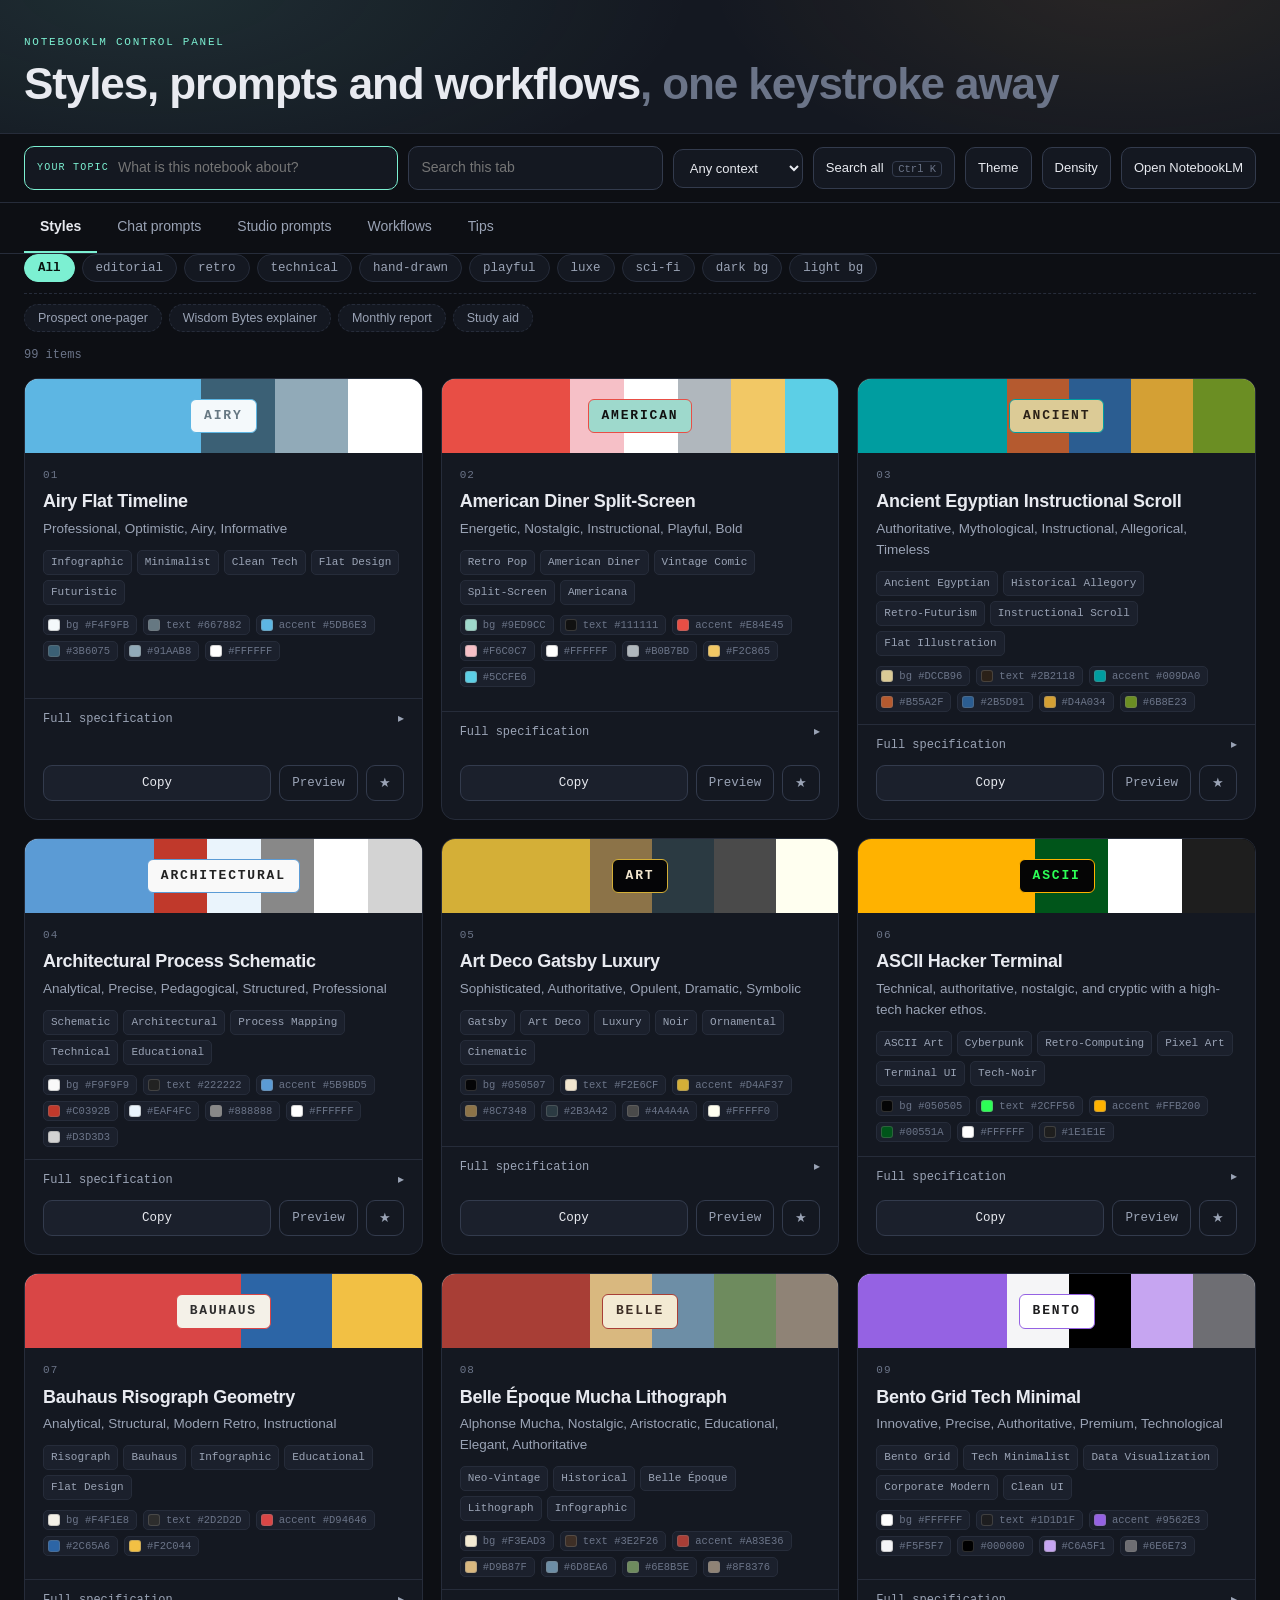
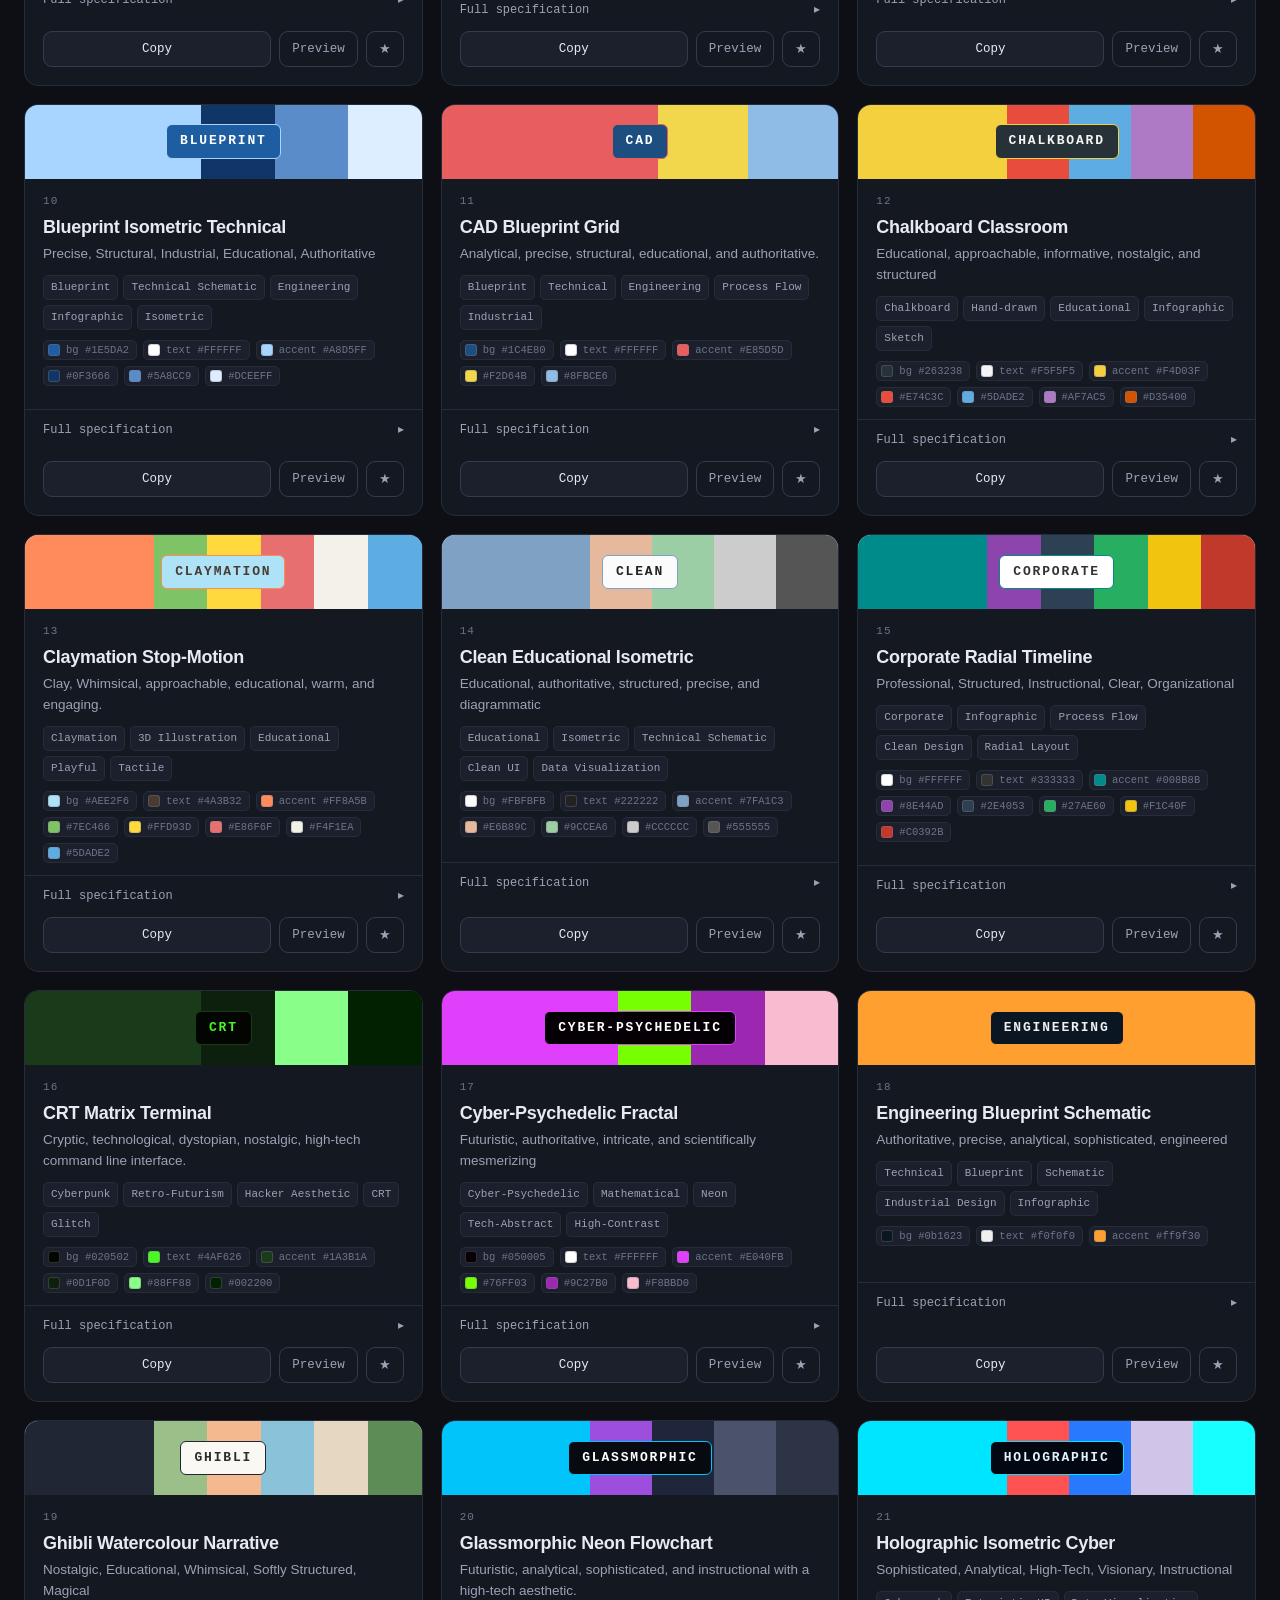
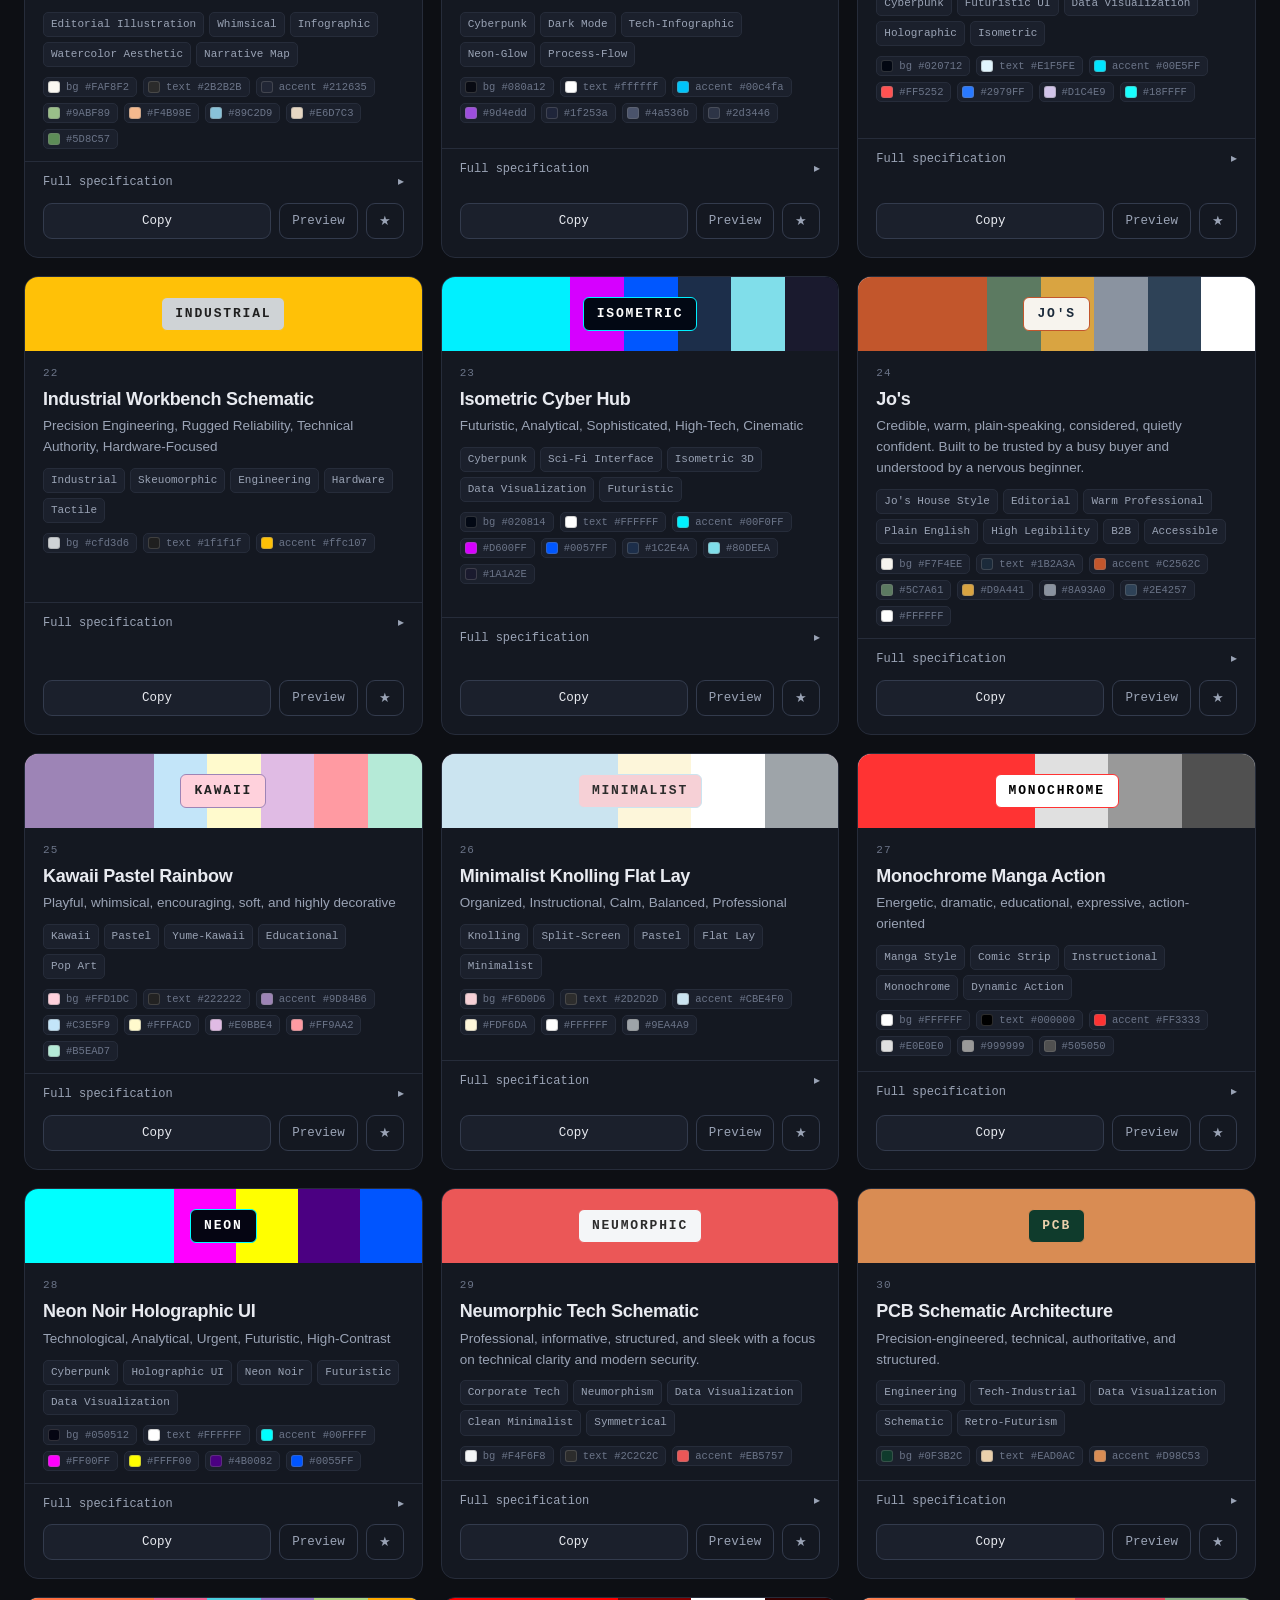
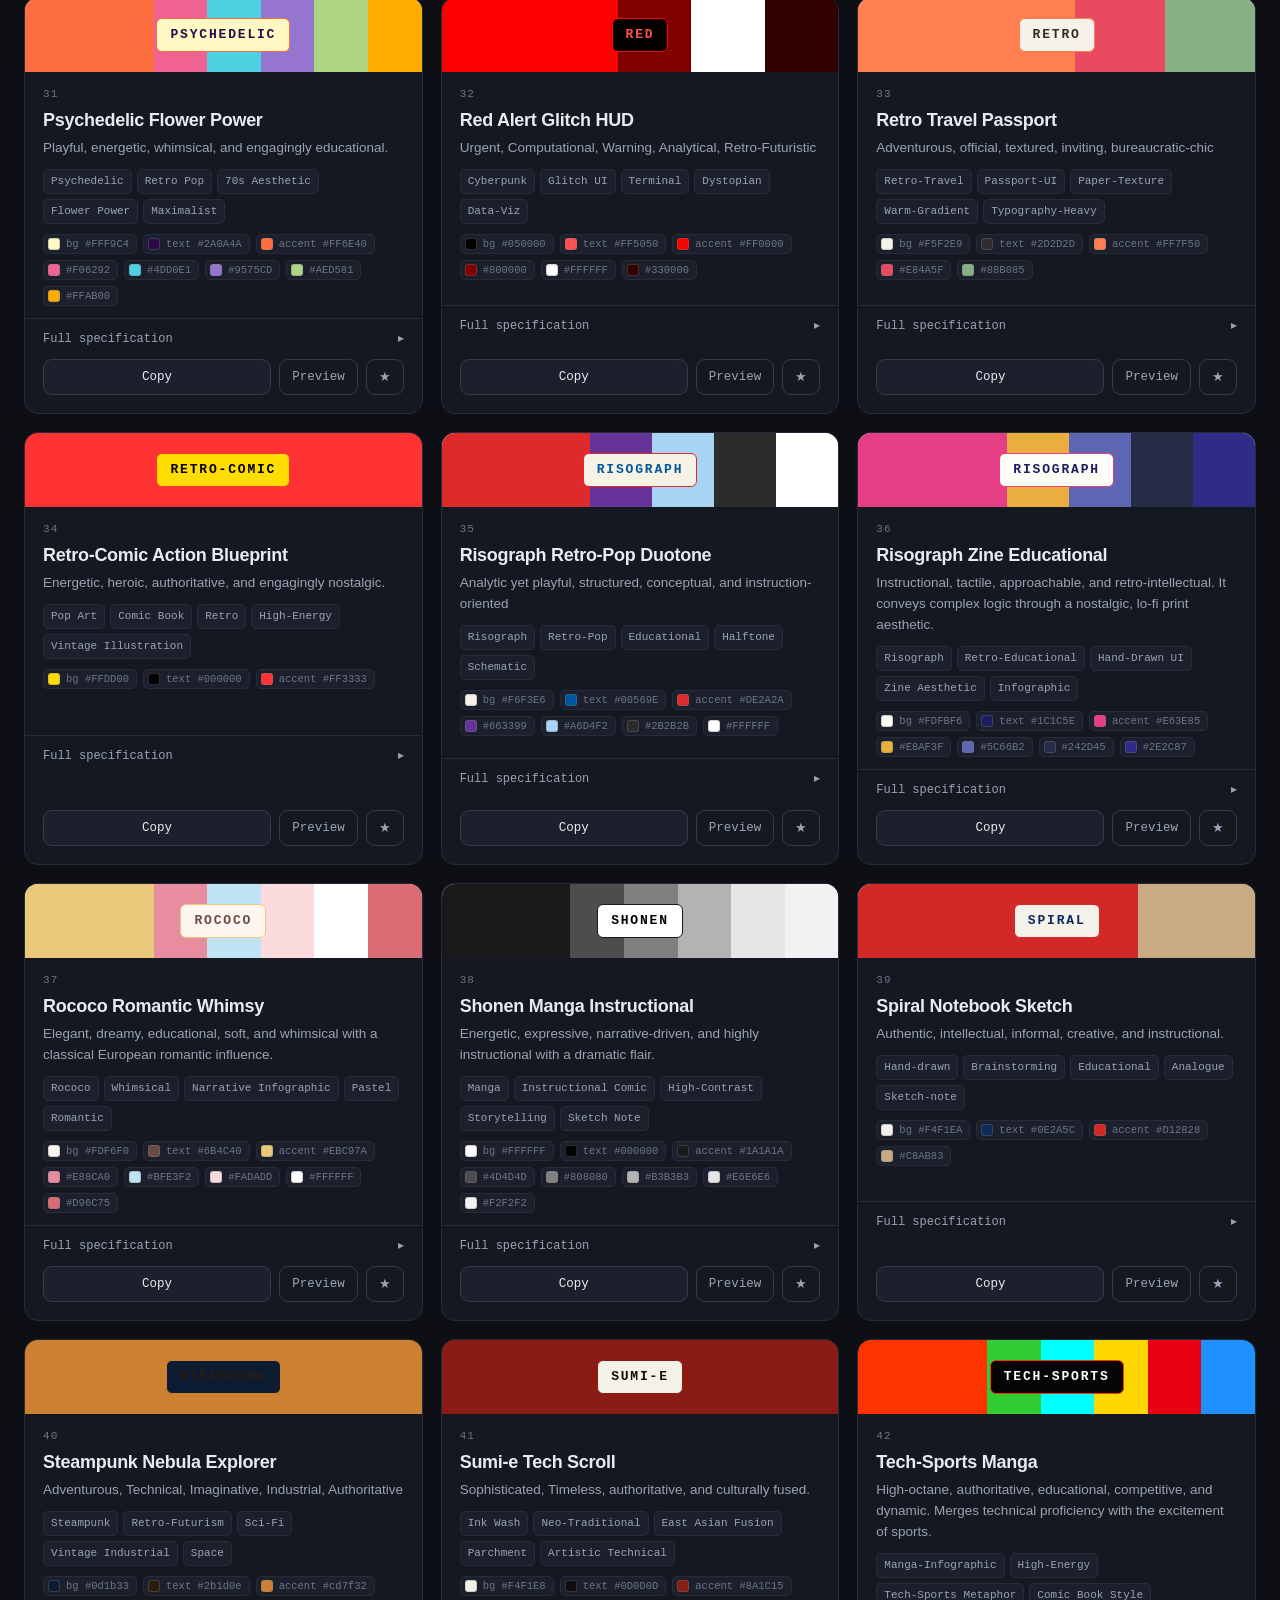
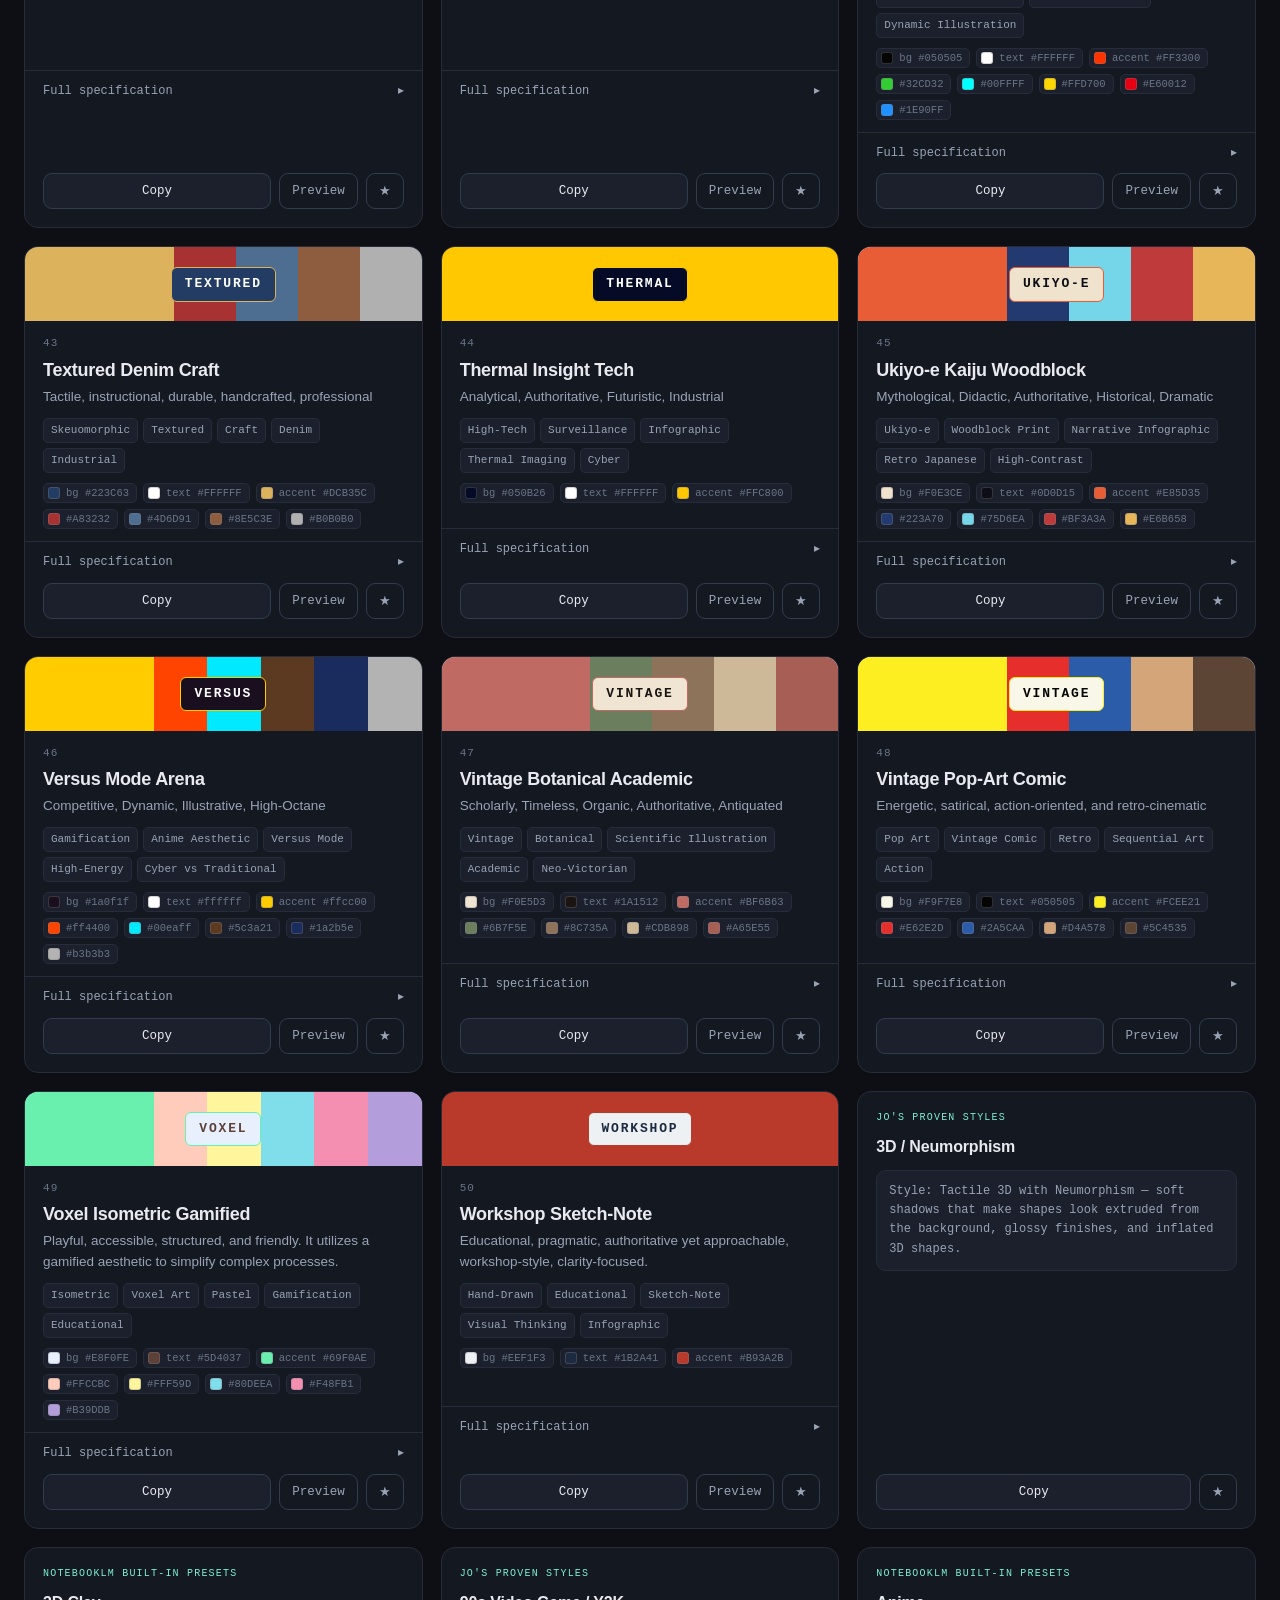
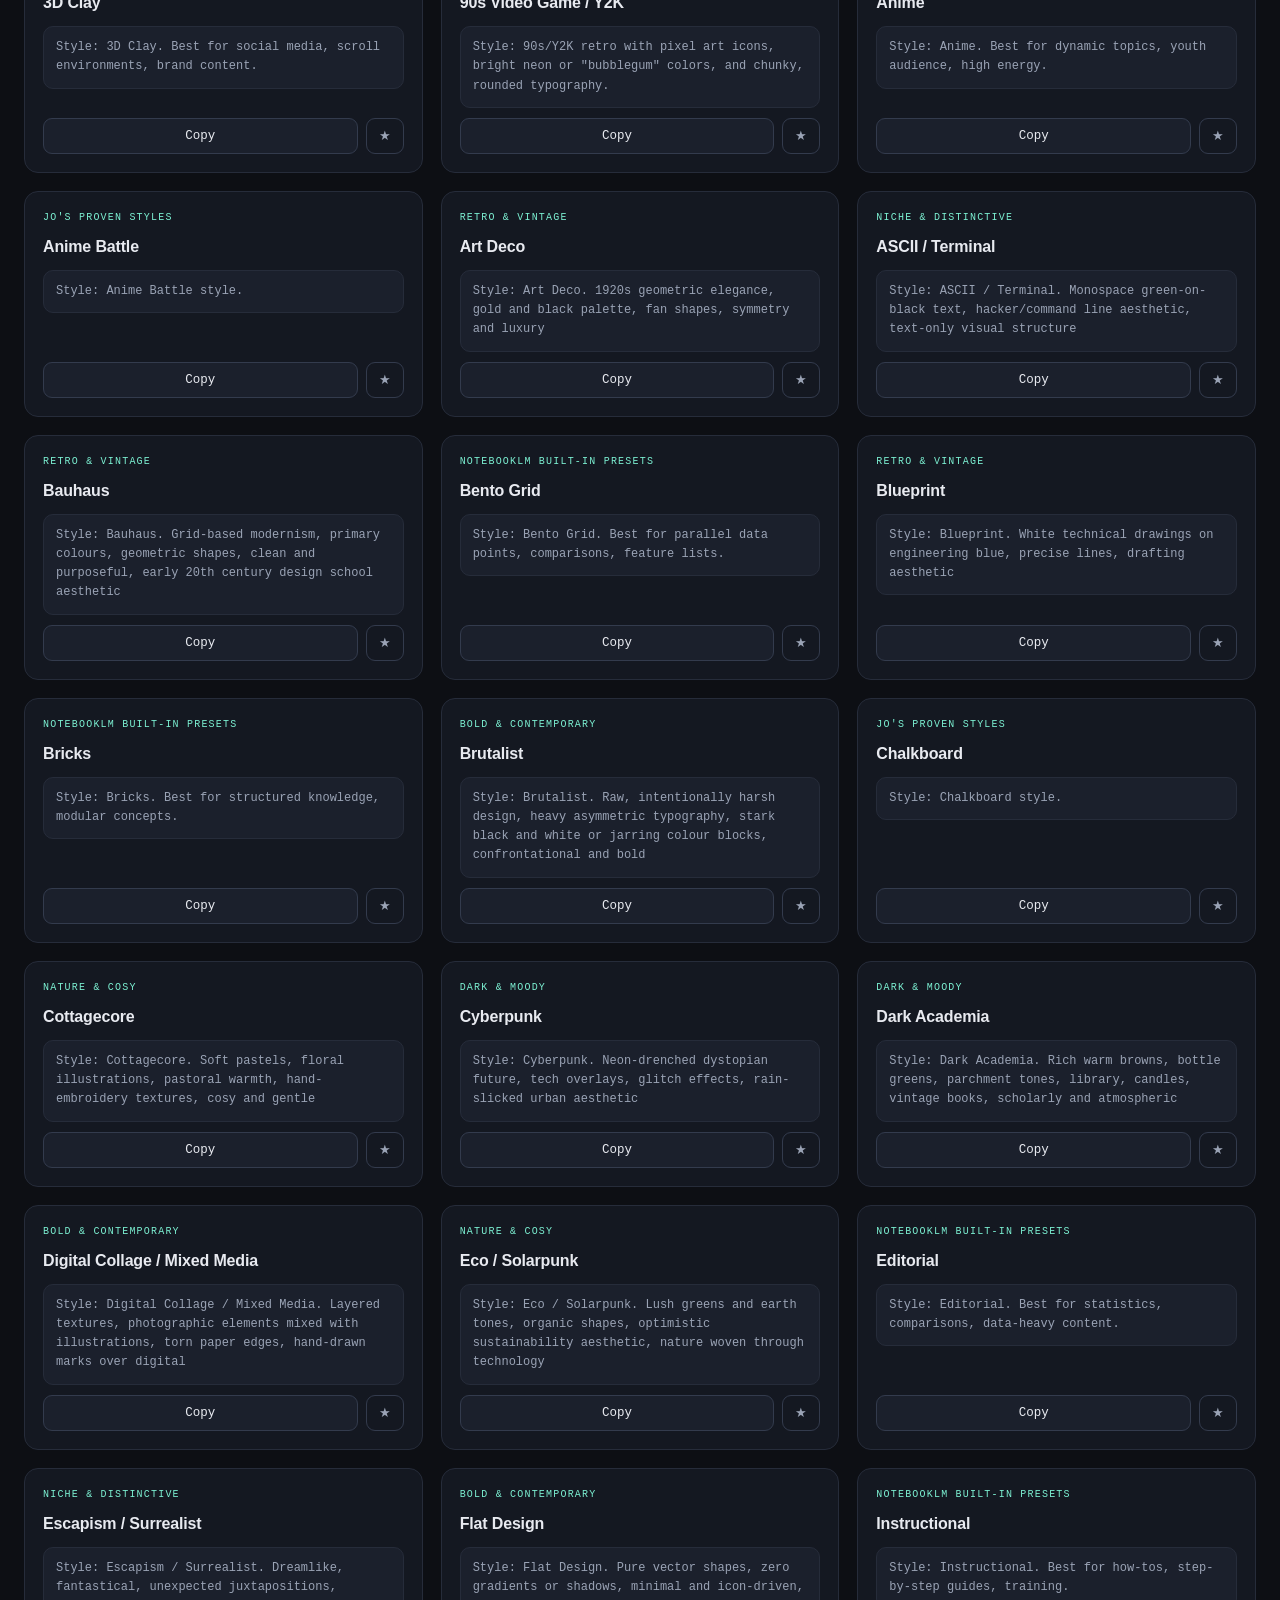
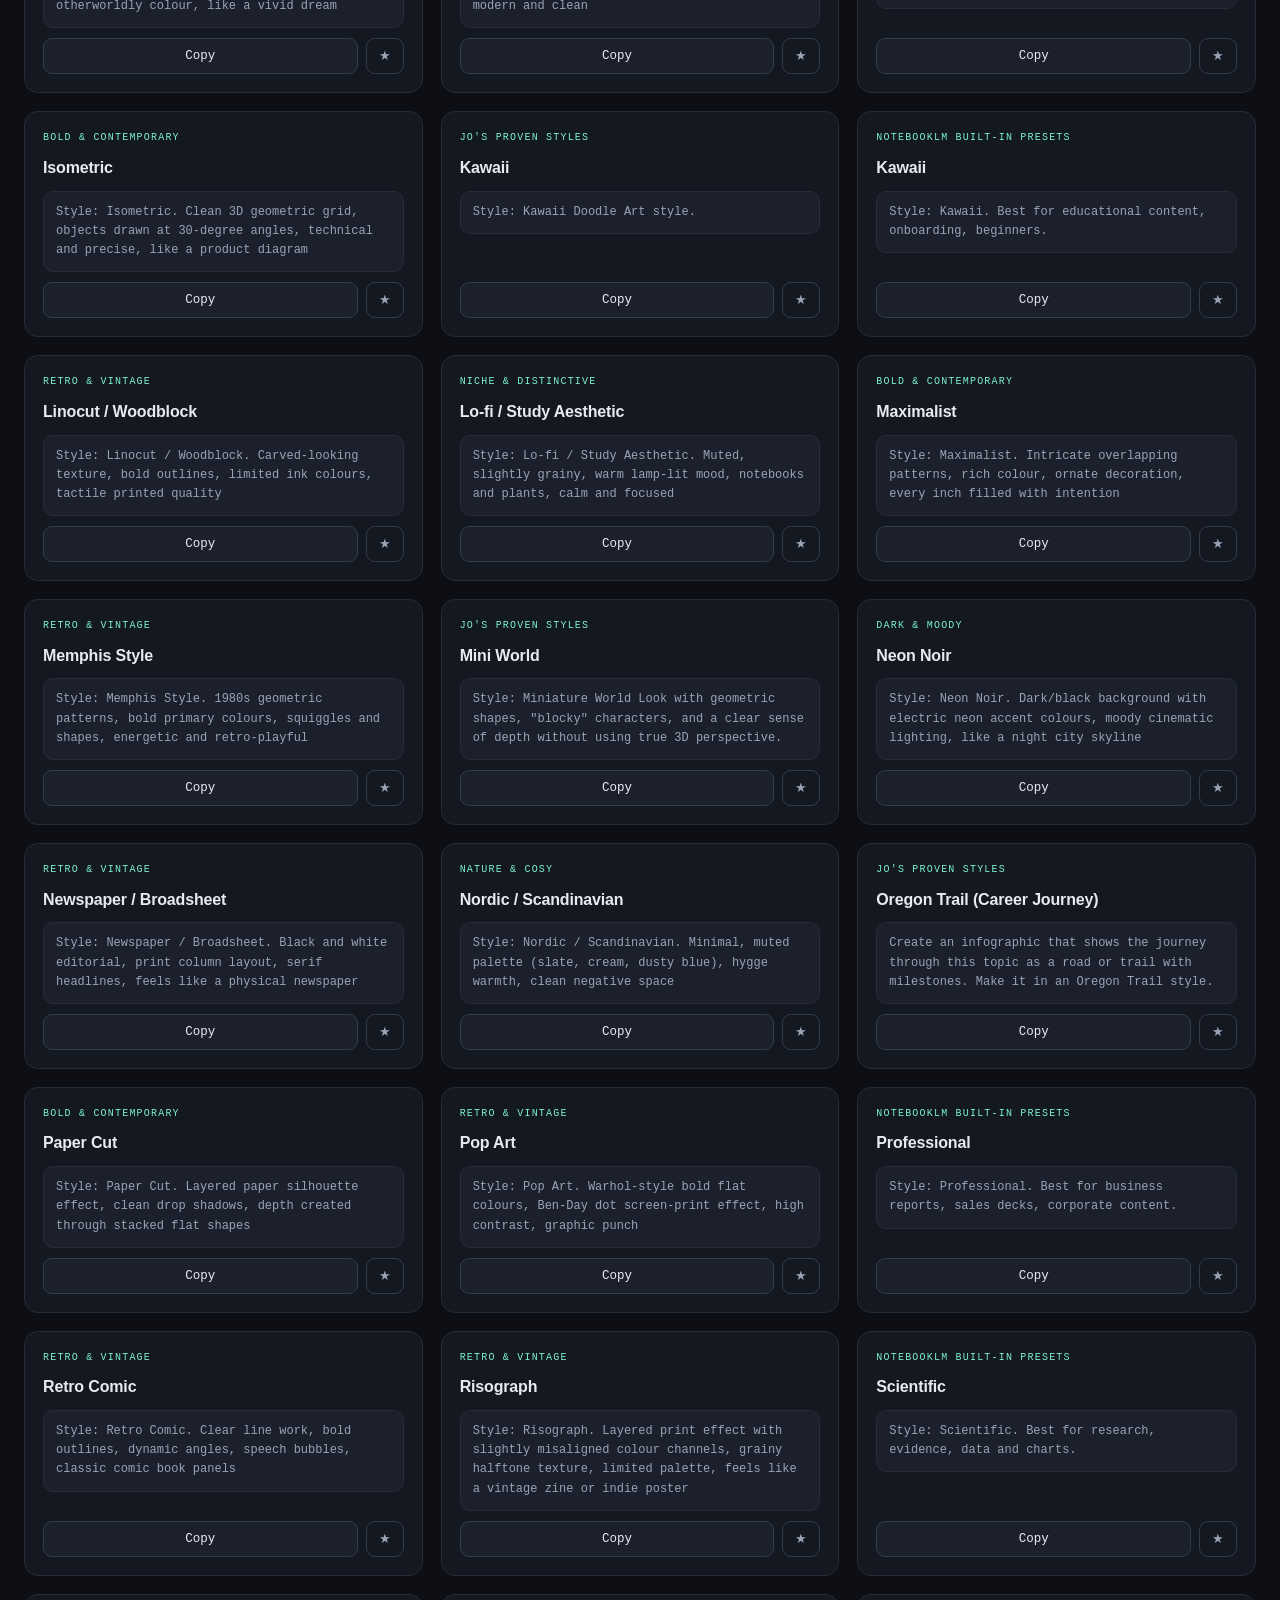
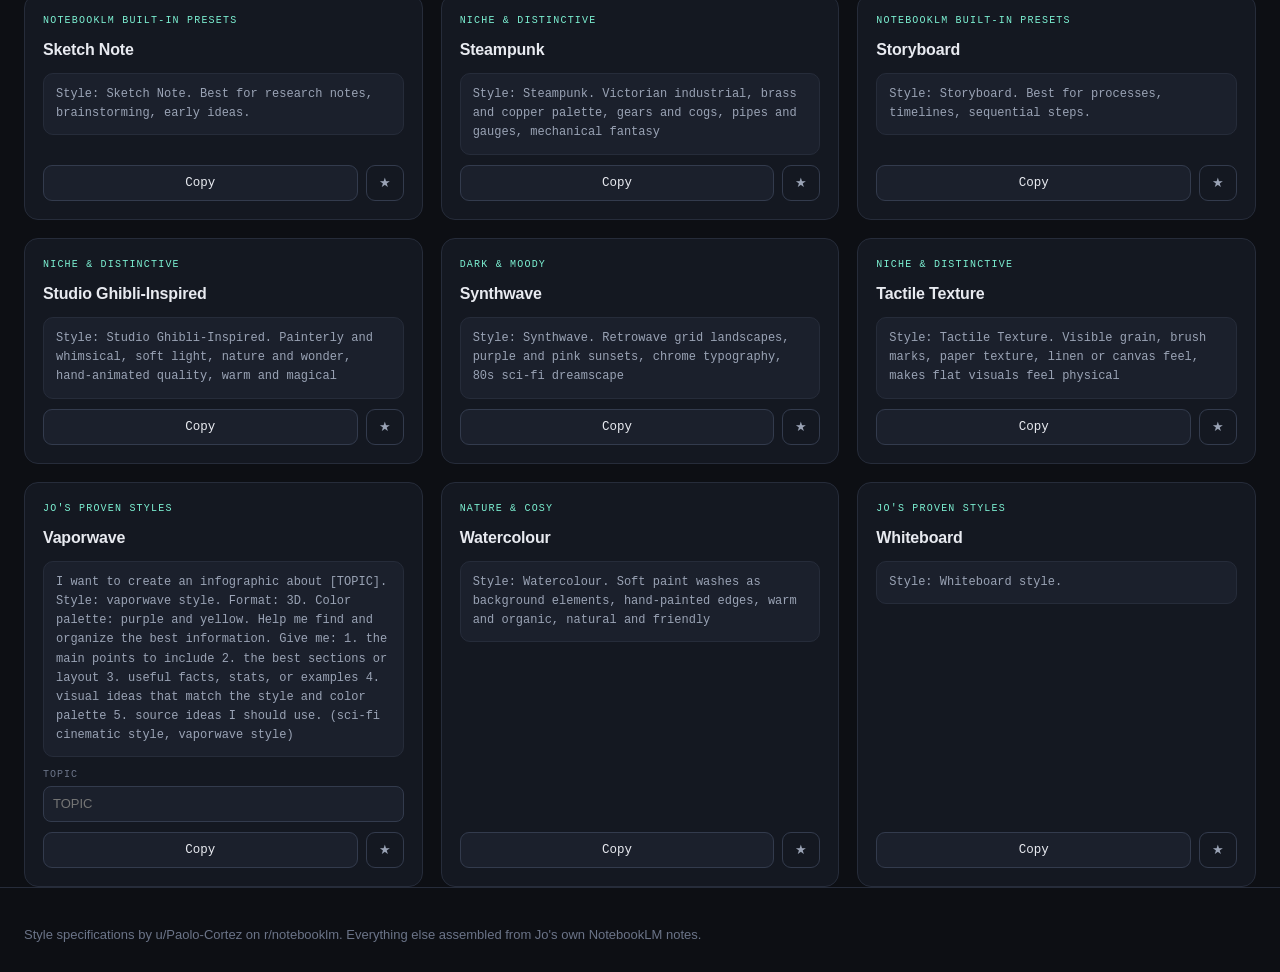
<file: index.html>
<!DOCTYPE html>
<html lang="en-GB" data-theme="dark" data-density="comfortable">
<head>
<meta charset="utf-8">
<meta name="viewport" content="width=device-width, initial-scale=1">
<title>NotebookLM Studio</title>
<meta name="description" content="Jo's NotebookLM control panel: styles, prompts and workflows in one place.">
<meta name="theme-color" content="#0d0f14">
<link rel="manifest" href="manifest.webmanifest">
<link rel="stylesheet" href="assets/app.css">
</head>
<body>

<header class="hero">
  <div class="wrap">
    <p class="kicker">NotebookLM control panel</p>
    <h1>Styles, prompts and workflows<em>, one keystroke away</em></h1>
  </div>
</header>

<div class="toolbar">
  <div class="wrap">
    <label class="topic">
      <span class="topiclabel">Your topic</span>
      <input id="topic" type="text" placeholder="What is this notebook about?" autocomplete="off">
    </label>
    <label class="search">
      <input id="q" type="search" placeholder="Search this tab" autocomplete="off" aria-label="Search this tab">
    </label>
    <select id="context" aria-label="Filter by context">
      <option value="">Any context</option>
      <option value="sales">Sales</option>
      <option value="wisdom">Wisdom Bytes</option>
      <option value="learning">Learning</option>
      <option value="general">General</option>
    </select>
    <button class="btn" id="palettebtn" title="Search everything">Search all <kbd>Ctrl K</kbd></button>
    <button class="btn" id="theme" aria-label="Switch theme">Theme</button>
    <button class="btn" id="density" aria-label="Switch density">Density</button>
    <a class="btn" id="opennlm" href="https://notebooklm.google.com" target="_blank" rel="noopener">Open NotebookLM</a>
  </div>
</div>

<nav class="tabs">
  <div class="wrap" role="tablist" aria-label="Sections">
    <button role="tab" data-tab="styles" aria-selected="true" aria-controls="view">Styles</button>
    <button role="tab" data-tab="chat" aria-selected="false" aria-controls="view">Chat prompts</button>
    <button role="tab" data-tab="studio" aria-selected="false" aria-controls="view">Studio prompts</button>
    <button role="tab" data-tab="workflows" aria-selected="false" aria-controls="view">Workflows</button>
    <button role="tab" data-tab="tips" aria-selected="false" aria-controls="view">Tips</button>
  </div>
</nav>

<main class="wrap">
  <section id="rail" class="rail" hidden></section>
  <section id="filters" class="filters"></section>
  <p id="count" class="count"></p>
  <div id="view" role="tabpanel" tabindex="0"></div>
  <p id="empty" class="empty" hidden>Nothing matches. Clear the search or pick another filter.</p>
</main>

<footer>
  <div class="wrap">
    <p>Style specifications by u/Paolo-Cortez on r/notebooklm. Everything else assembled from Jo's own NotebookLM notes.</p>
  </div>
</footer>

<div class="toast" id="toast" role="status" aria-live="polite"></div>

<script src="data/styles.js"></script>
<script src="data/quick-styles.js"></script>
<script src="data/chat-prompts.js"></script>
<script src="data/studio-prompts.js"></script>
<script src="data/workflows.js"></script>
<script src="data/tips.js"></script>
<script src="assets/lib.js"></script>
<script src="assets/app.js"></script>
<script>
// Registering a service worker throws over file://, and the page must stay silent
// when it is opened straight from the H: drive.
if ('serviceWorker' in navigator && location.protocol.indexOf('http') === 0) {
  window.addEventListener('load', function () {
    navigator.serviceWorker.register('sw.js').catch(function () { /* offline mode simply unavailable */ });
  });
}
</script>
</body>
</html>
</file>
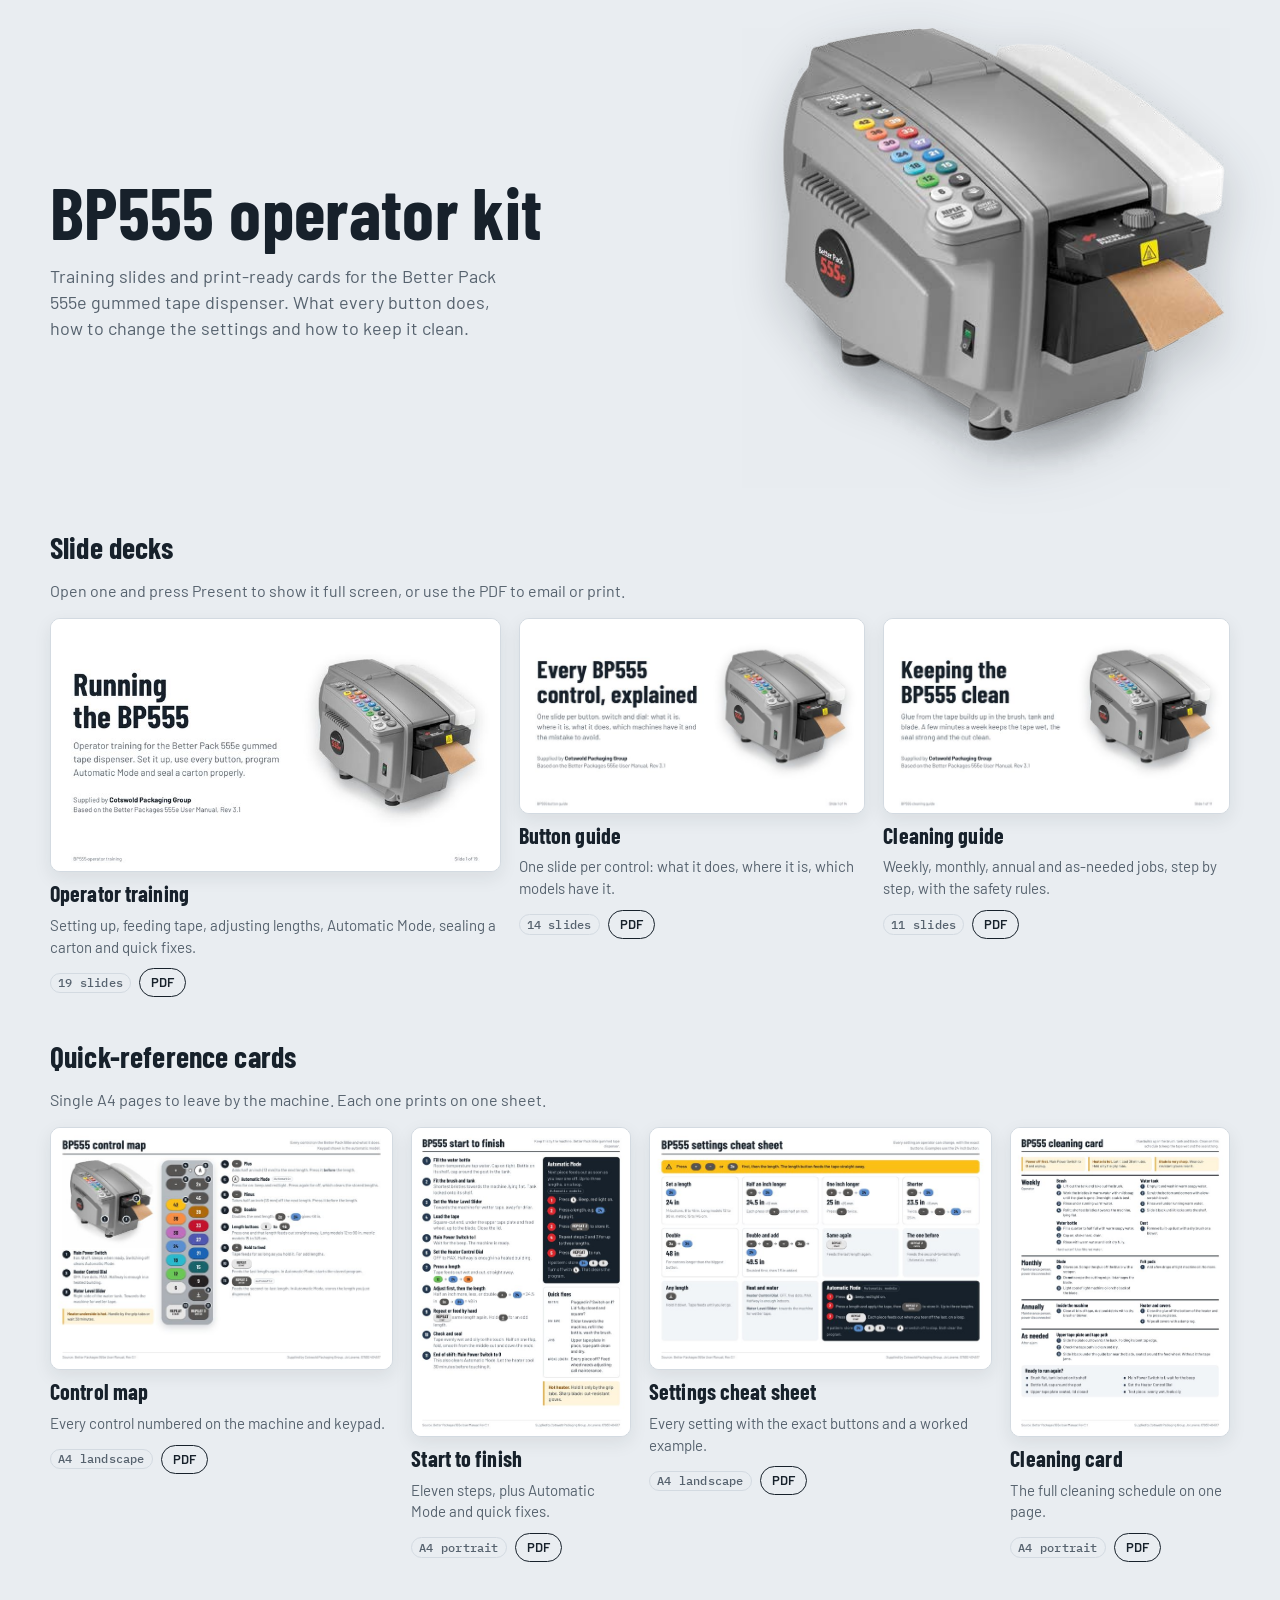
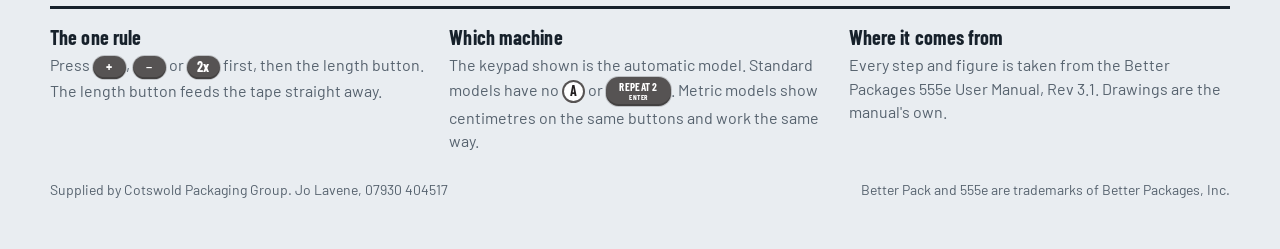
<file: bp555/index.html>
<!doctype html>
<html lang="en-GB">
<head>
<meta charset="utf-8">
<meta name="viewport" content="width=device-width, initial-scale=1, viewport-fit=cover">
<title>BP555 Operator Kit</title>
<meta name="description" content="Slide decks and print-ready cards for running, setting and cleaning the Better Pack 555e (BP555) gummed tape dispenser.">
<link rel="preconnect" href="https://fonts.googleapis.com">
<link rel="preconnect" href="https://fonts.gstatic.com" crossorigin>
<link rel="stylesheet" href="https://fonts.googleapis.com/css2?family=Barlow+Condensed:wght@600;700&family=Barlow:wght@400;500;600;700&family=IBM+Plex+Mono:wght@500&display=swap">
<link rel="stylesheet" href="https://fonts.googleapis.com/css2?family=Material+Symbols+Outlined:opsz,wght,FILL,GRAD@20..48,400..600,0..1,0&icon_names=arrow_forward,check,vertical_align_bottom,warning&display=block">
<link rel="stylesheet" href="assets/bp555.css">
<style>
.hub { max-width: 1180px; margin: 0 auto; display: grid; grid-template-columns: minmax(0, 1fr); gap: 44px; padding-top: 28px; }
.hub > *, .intro > * { min-width: 0; }
.intro { display: grid; grid-template-columns: 1.15fr .85fr; gap: 32px; align-items: center; }
.intro h1 { font-size: clamp(40px, 6.4vw, 72px); }
.intro p { font-size: 18px; color: var(--muted); max-width: 46ch; margin-top: 14px; }
.intro img { filter: drop-shadow(0 18px 26px rgb(23 33 43 / .22)); }
.group { display: grid; gap: 16px; }
.group > h2 { font-size: 30px; }
.group > p { color: var(--muted); max-width: 70ch; }
.decks { display: grid; grid-template-columns: 1.3fr 1fr 1fr; gap: 18px; }
.cards { display: grid; grid-template-columns: 1.25fr .8fr 1.25fr .8fr; gap: 18px; align-items: start; }
.item { display: grid; gap: 10px; align-content: start; min-width: 0; }
.item a.thumb { display: block; border-radius: 10px; overflow: hidden; border: 1px solid var(--line); background: #fff; box-shadow: 0 6px 18px rgb(23 33 43 / .08); transition: transform .2s cubic-bezier(.16,1,.3,1), box-shadow .2s; }
.item a.thumb:hover { transform: translateY(-3px); box-shadow: 0 12px 26px rgb(23 33 43 / .14); }
.item img { width: 100%; }
.item h3 { font-size: 22px; }
.item h3 a { text-decoration: none; }
.item h3 a:hover { text-decoration: underline; text-underline-offset: 3px; }
.item p { color: var(--muted); font-size: 15px; }
.item .meta { display: flex; gap: 8px; flex-wrap: wrap; align-items: center; }
.item .btn { font-size: 13px; padding: 7px 11px; }
.facts { display: grid; grid-template-columns: repeat(3, 1fr); gap: 18px; border-top: 3px solid var(--ink); padding-top: 18px; }
.facts h3 { font-size: 20px; margin-bottom: 6px; }
.facts p { color: var(--muted); }
.facts kbd { font-size: 14px; }
footer.hubf { max-width: 1180px; margin: 0 auto; padding-top: 28px; color: var(--muted); font-size: 14px; display: flex; flex-wrap: wrap; gap: 8px 24px; justify-content: space-between; }
@media (prefers-reduced-motion: reduce) { .item a.thumb { transition: none; } }
@media screen and (max-width: 900px) {
  .intro { grid-template-columns: 1fr; }
  .intro img { width: min(100%, 420px); }
  .decks { grid-template-columns: repeat(2, minmax(0, 1fr)); }
  .cards { grid-template-columns: repeat(2, minmax(0, 1fr)); }
  .facts { grid-template-columns: 1fr; }
}
@media screen and (max-width: 560px) { .decks { grid-template-columns: minmax(0, 1fr); } }
</style>
</head>
<body>
<main class="hub">
  <section class="intro">
    <div>
      <h1>BP555 operator kit</h1>
      <p>Training slides and print-ready cards for the Better Pack 555e gummed tape dispenser. What every button does, how to change the settings and how to keep it clean.</p>
    </div>
    <img src="img/bp555-photo.png" alt="Better Pack 555e gummed tape dispenser with its colour-coded keypad">
  </section>

  <section class="group" aria-labelledby="decks-h">
    <h2 id="decks-h">Slide decks</h2>
    <p>Open one and press Present to show it full screen, or use the PDF to email or print.</p>
    <div class="decks">
      <article class="item">
        <a class="thumb" href="training.html"><img src="img/thumbs/operator-training.jpg" alt="First slide of the operator training deck" loading="lazy"></a>
        <h3><a href="training.html">Operator training</a></h3>
        <p>Setting up, feeding tape, adjusting lengths, Automatic Mode, sealing a carton and quick fixes.</p>
        <div class="meta"><span class="model">19 slides</span><a class="btn pdf-link" href="pdf/bp555-operator-training.pdf">PDF</a></div>
      </article>
      <article class="item">
        <a class="thumb" href="controls.html"><img src="img/thumbs/button-guide.jpg" alt="First slide of the button guide deck" loading="lazy"></a>
        <h3><a href="controls.html">Button guide</a></h3>
        <p>One slide per control: what it does, where it is, which models have it.</p>
        <div class="meta"><span class="model">14 slides</span><a class="btn pdf-link" href="pdf/bp555-button-guide.pdf">PDF</a></div>
      </article>
      <article class="item">
        <a class="thumb" href="cleaning.html"><img src="img/thumbs/cleaning-guide.jpg" alt="First slide of the cleaning guide deck" loading="lazy"></a>
        <h3><a href="cleaning.html">Cleaning guide</a></h3>
        <p>Weekly, monthly, annual and as-needed jobs, step by step, with the safety rules.</p>
        <div class="meta"><span class="model">11 slides</span><a class="btn pdf-link" href="pdf/bp555-cleaning-guide.pdf">PDF</a></div>
      </article>
    </div>
  </section>

  <section class="group" aria-labelledby="cards-h">
    <h2 id="cards-h">Quick-reference cards</h2>
    <p>Single A4 pages to leave by the machine. Each one prints on one sheet.</p>
    <div class="cards">
      <article class="item">
        <a class="thumb" href="control-map.html"><img src="img/thumbs/control-map.jpg" alt="Control map card" loading="lazy"></a>
        <h3><a href="control-map.html">Control map</a></h3>
        <p>Every control numbered on the machine and keypad.</p>
        <div class="meta"><span class="model">A4 landscape</span><a class="btn pdf-link" href="pdf/bp555-control-map.pdf">PDF</a></div>
      </article>
      <article class="item">
        <a class="thumb" href="start-card.html"><img src="img/thumbs/start-card.jpg" alt="Start to finish card" loading="lazy"></a>
        <h3><a href="start-card.html">Start to finish</a></h3>
        <p>Eleven steps, plus Automatic Mode and quick fixes.</p>
        <div class="meta"><span class="model">A4 portrait</span><a class="btn pdf-link" href="pdf/bp555-start-card.pdf">PDF</a></div>
      </article>
      <article class="item">
        <a class="thumb" href="settings-sheet.html"><img src="img/thumbs/settings-sheet.jpg" alt="Settings cheat sheet card" loading="lazy"></a>
        <h3><a href="settings-sheet.html">Settings cheat sheet</a></h3>
        <p>Every setting with the exact buttons and a worked example.</p>
        <div class="meta"><span class="model">A4 landscape</span><a class="btn pdf-link" href="pdf/bp555-settings-sheet.pdf">PDF</a></div>
      </article>
      <article class="item">
        <a class="thumb" href="cleaning-card.html"><img src="img/thumbs/cleaning-card.jpg" alt="Cleaning card" loading="lazy"></a>
        <h3><a href="cleaning-card.html">Cleaning card</a></h3>
        <p>The full cleaning schedule on one page.</p>
        <div class="meta"><span class="model">A4 portrait</span><a class="btn pdf-link" href="pdf/bp555-cleaning-card.pdf">PDF</a></div>
      </article>
    </div>
  </section>

  <section class="facts" aria-label="Things to know before you show these">
    <div>
      <h3>The one rule</h3>
      <p>Press <kbd>+</kbd>, <kbd>-</kbd> or <kbd>2x</kbd> first, then the length button. The length button feeds the tape straight away.</p>
    </div>
    <div>
      <h3>Which machine</h3>
      <p>The keypad shown is the automatic model. Standard models have no <kbd>A</kbd> or <kbd>REPEAT 2 ENTER</kbd>. Metric models show centimetres on the same buttons and work the same way.</p>
    </div>
    <div>
      <h3>Where it comes from</h3>
      <p>Every step and figure is taken from the Better Packages 555e User Manual, Rev 3.1. Drawings are the manual's own.</p>
    </div>
  </section>
</main>
<footer class="hubf">
  <span>Supplied by Cotswold Packaging Group. Jo Lavene, 07930 404517</span>
  <span>Better Pack and 555e are trademarks of Better Packages, Inc.</span>
</footer>
<script src="assets/bp555.js"></script>
</body>
</html>
</file>
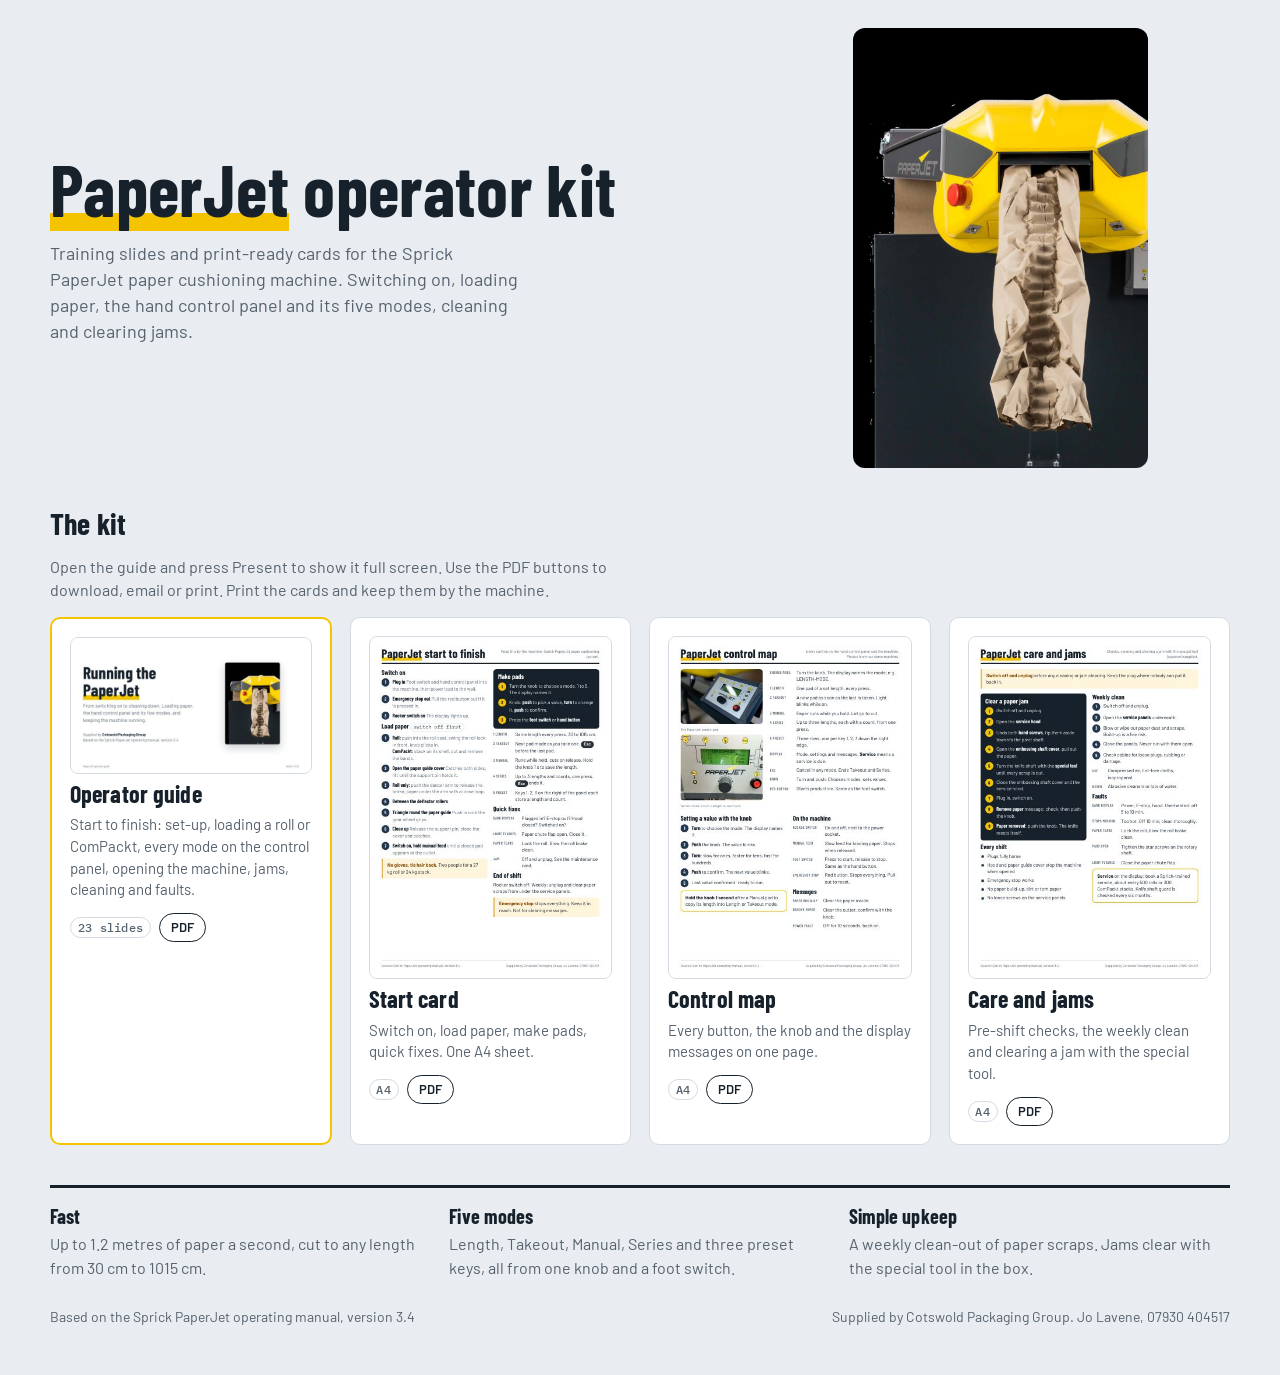
<file: paperjet/index.html>
<!doctype html>
<html lang="en-GB">
<head>
<meta charset="utf-8">
<meta name="viewport" content="width=device-width, initial-scale=1, viewport-fit=cover">
<title>PaperJet Operator Kit</title>
<meta name="description" content="Slide deck and print-ready cards for running, loading, cleaning and clearing jams on the Sprick PaperJet paper cushioning machine.">
<link rel="preconnect" href="https://fonts.googleapis.com">
<link rel="preconnect" href="https://fonts.gstatic.com" crossorigin>
<link rel="stylesheet" href="https://fonts.googleapis.com/css2?family=Barlow+Condensed:wght@600;700&family=Barlow:wght@400;500;600;700&family=IBM+Plex+Mono:wght@500&display=swap">
<link rel="stylesheet" href="assets/paperjet.css">
<style>
.hub { max-width: 1180px; margin: 0 auto; display: grid; grid-template-columns: minmax(0, 1fr); gap: 40px; padding-top: 28px; }
.hub > *, .intro > * { min-width: 0; }
.intro { display: grid; grid-template-columns: 1.2fr .8fr; gap: 32px; align-items: center; }
.intro h1 { font-size: clamp(40px, 6.4vw, 72px); }
.intro h1 span { box-shadow: inset 0 -.25em 0 var(--jet); }
.intro p { font-size: 18px; color: var(--muted); max-width: 48ch; margin-top: 14px; }
.intro .panel-pj { justify-self: center; }
.group { display: grid; gap: 16px; }
.group > h2 { font-size: 30px; }
.group > p { color: var(--muted); max-width: 70ch; }
.items { display: grid; grid-template-columns: repeat(4, minmax(0, 1fr)); gap: 18px; }
.item { display: grid; gap: 8px; align-content: start; border: 1.5px solid var(--line); border-radius: var(--r); padding: 18px; background: var(--sheet); }
.item.lead { border-color: var(--jet); border-width: 2px; }
.item a.thumb { display: block; border-radius: 8px; overflow: hidden; border: 1px solid var(--line); background: #fff; }
.item a.thumb img { width: 100%; }
.item h3 { font-size: 24px; }
.item h3 a { text-decoration: none; }
.item h3 a:hover { text-decoration: underline; text-underline-offset: 3px; }
.item p { color: var(--muted); font-size: 15px; }
.item .meta { display: flex; gap: 8px; flex-wrap: wrap; align-items: center; margin-top: 4px; }
.item .btn { font-size: 13px; padding: 7px 11px; }
.facts { display: grid; grid-template-columns: repeat(3, 1fr); gap: 18px; border-top: 3px solid var(--ink); padding-top: 18px; }
.facts h3 { font-size: 20px; margin-bottom: 6px; }
.facts p { color: var(--muted); }
footer.hubf { max-width: 1180px; margin: 0 auto; padding-top: 28px; color: var(--muted); font-size: 14px; display: flex; flex-wrap: wrap; gap: 8px 24px; justify-content: space-between; }
@media screen and (max-width: 900px) {
  .intro { grid-template-columns: 1fr; }
  .items { grid-template-columns: repeat(2, minmax(0, 1fr)); }
  .facts { grid-template-columns: 1fr; }
}
@media screen and (max-width: 560px) { .items { grid-template-columns: minmax(0, 1fr); } }
</style>
</head>
<body>
<main class="hub">
  <section class="intro">
    <div>
      <h1><span>PaperJet</span> operator kit</h1>
      <p>Training slides and print-ready cards for the Sprick PaperJet paper cushioning machine. Switching on, loading paper, the hand control panel and its five modes, cleaning and clearing jams.</p>
    </div>
    <img src="img/paperjet-front.jpg" alt="Sprick PaperJet from the front with a paper cushion coming out" style="max-height:440px;width:auto;justify-self:center;border-radius:12px">
  </section>

  <section class="group" aria-labelledby="kit-h">
    <h2 id="kit-h">The kit</h2>
    <p>Open the guide and press Present to show it full screen. Use the PDF buttons to download, email or print. Print the cards and keep them by the machine.</p>
    <div class="items">
      <article class="item lead">
        <a class="thumb" href="guide.html"><img src="img/thumbs/operator-guide.jpg" alt="First slide of the operator guide" loading="lazy"></a>
        <h3><a href="guide.html">Operator guide</a></h3>
        <p>Start to finish: set-up, loading a roll or ComPackt, every mode on the control panel, opening the machine, jams, cleaning and faults.</p>
        <div class="meta"><span class="model">23 slides</span><a class="btn pdf-link" href="pdf/paperjet-operator-guide.pdf">PDF</a></div>
      </article>
      <article class="item">
        <a class="thumb" href="start-card.html"><img src="img/thumbs/start-card.jpg" alt="Start card" loading="lazy"></a>
        <h3><a href="start-card.html">Start card</a></h3>
        <p>Switch on, load paper, make pads, quick fixes. One A4 sheet.</p>
        <div class="meta"><span class="model">A4</span><a class="btn pdf-link" href="pdf/paperjet-start-card.pdf">PDF</a></div>
      </article>
      <article class="item">
        <a class="thumb" href="control-card.html"><img src="img/thumbs/control-map.jpg" alt="Control map card" loading="lazy"></a>
        <h3><a href="control-card.html">Control map</a></h3>
        <p>Every button, the knob and the display messages on one page.</p>
        <div class="meta"><span class="model">A4</span><a class="btn pdf-link" href="pdf/paperjet-control-map.pdf">PDF</a></div>
      </article>
      <article class="item">
        <a class="thumb" href="maintenance-card.html"><img src="img/thumbs/maintenance-card.jpg" alt="Care and jams card" loading="lazy"></a>
        <h3><a href="maintenance-card.html">Care and jams</a></h3>
        <p>Pre-shift checks, the weekly clean and clearing a jam with the special tool.</p>
        <div class="meta"><span class="model">A4</span><a class="btn pdf-link" href="pdf/paperjet-maintenance-card.pdf">PDF</a></div>
      </article>
    </div>
  </section>

  <section class="facts">
    <div><h3>Fast</h3><p>Up to 1.2 metres of paper a second, cut to any length from 30 cm to 1015 cm.</p></div>
    <div><h3>Five modes</h3><p>Length, Takeout, Manual, Series and three preset keys, all from one knob and a foot switch.</p></div>
    <div><h3>Simple upkeep</h3><p>A weekly clean-out of paper scraps. Jams clear with the special tool in the box.</p></div>
  </section>
</main>
<footer class="hubf">
  <span>Based on the Sprick PaperJet operating manual, version 3.4</span>
  <span>Supplied by Cotswold Packaging Group. Jo Lavene, 07930 404517</span>
</footer>
<script src="assets/paperjet.js"></script>
</body>
</html>
</file>
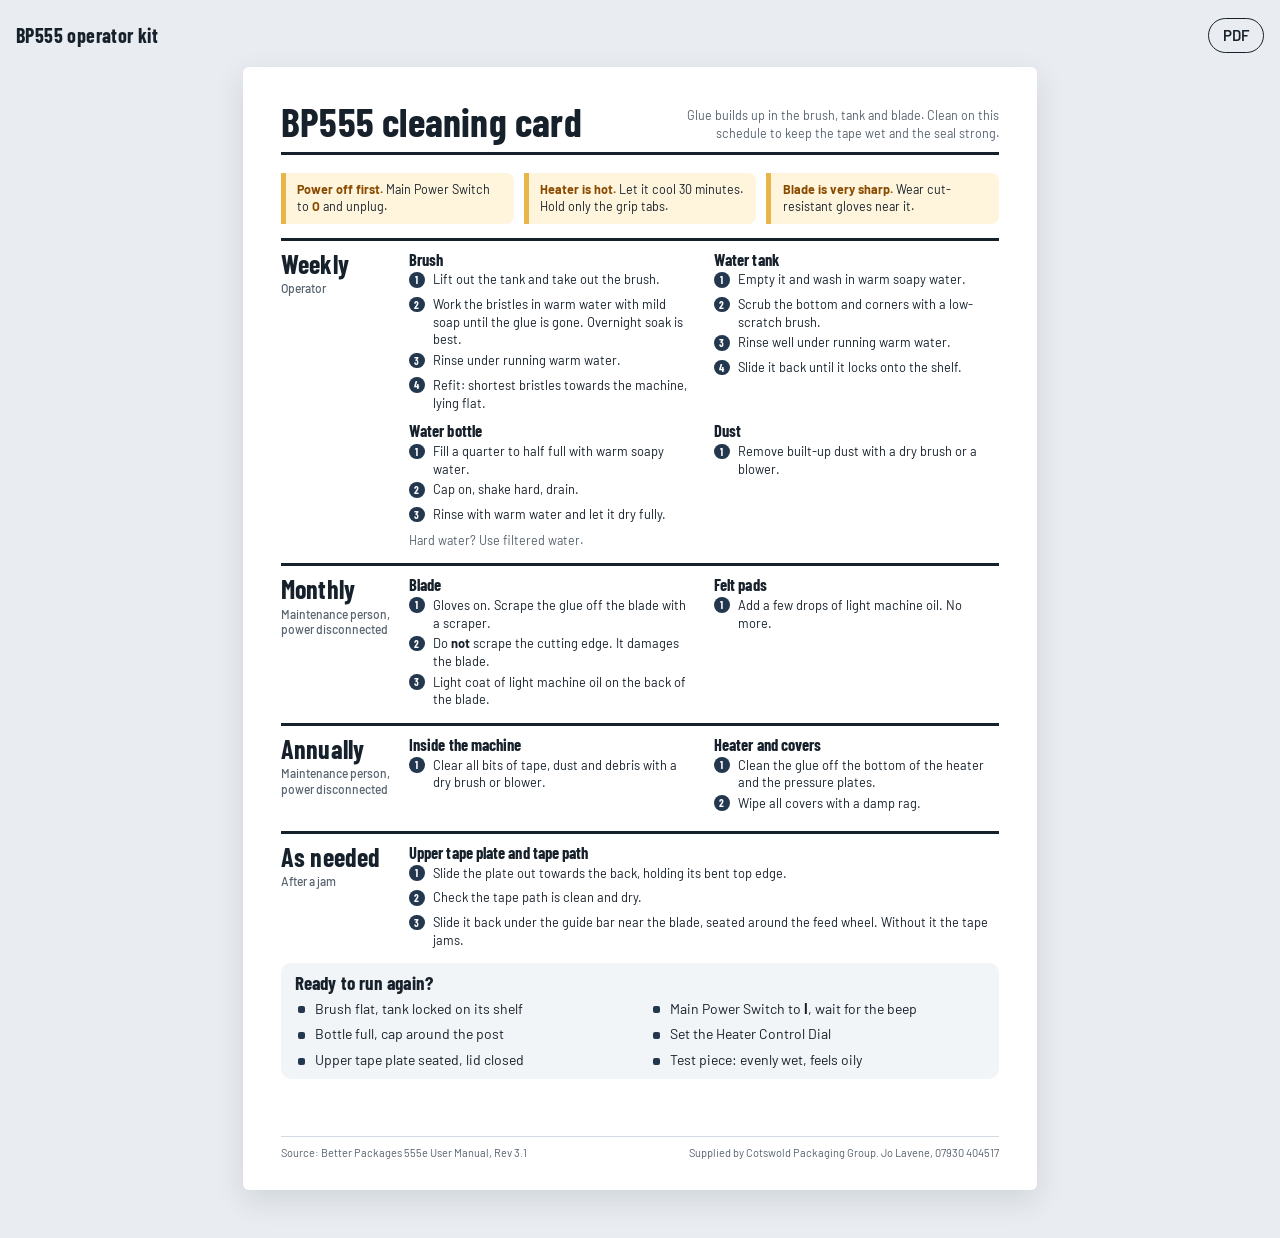
<file: bp555/cleaning-card.html>
<!doctype html>
<html lang="en-GB">
<head>
<meta charset="utf-8">
<meta name="viewport" content="width=device-width, initial-scale=1, viewport-fit=cover">
<title>BP555 Cleaning Card</title>
<meta name="description" content="A4 cleaning card for the BP555: safety first, then weekly, monthly, annual and as-needed tasks step by step.">
<link rel="preconnect" href="https://fonts.googleapis.com">
<link rel="preconnect" href="https://fonts.gstatic.com" crossorigin>
<link rel="stylesheet" href="https://fonts.googleapis.com/css2?family=Barlow+Condensed:wght@600;700&family=Barlow:wght@400;500;600;700&family=IBM+Plex+Mono:wght@500&display=swap">
<link rel="stylesheet" href="https://fonts.googleapis.com/css2?family=Material+Symbols+Outlined:opsz,wght,FILL,GRAD@20..48,400..600,0..1,0&icon_names=arrow_forward,check,vertical_align_bottom,warning&display=block">
<link rel="stylesheet" href="assets/bp555.css">
<style>
@page { size: A4; margin: 0; }
.sheet { font-size: 14px; }
.safety { display: grid; grid-template-columns: repeat(3, 1fr); gap: 10px; }
.safety .warn { font-size: 12.5px; }
.bands { display: grid; gap: 14px; align-content: start; }
.band { display: grid; grid-template-columns: 112px 1fr; gap: 16px; border-top: 3px solid var(--ink); padding-top: 10px; }
.band > h2 { font-size: 26px; }
.band > h2 small { display: block; font: 500 12px/1.3 var(--body); color: var(--muted); margin-top: 4px; letter-spacing: 0; }
.tasks { display: grid; grid-template-columns: 1fr 1fr; gap: 10px 20px; }
.tasks.one { grid-template-columns: 1fr; }
.task { display: grid; gap: 4px; align-content: start; }
.task h3 { font-size: 16.5px; }
.task ol.steps { gap: 3px; font-size: 12.8px; }
.task ol.steps > li { padding-left: 1.9em; }
.task ol.steps > li::before { width: 1.45em; height: 1.45em; line-height: 1.45em; font-size: .85em; top: .05em; }
.task p { font-size: 12.5px; color: var(--muted); }
.ready { display: grid; grid-template-columns: 1fr 1fr; gap: 6px 20px; background: var(--tint); border-radius: 10px; padding: 10px 14px; }
.ready h2 { font-size: 19px; grid-column: 1 / -1; }
@media screen and (max-width: 830px) { .safety, .tasks, .ready { grid-template-columns: 1fr; } .band { grid-template-columns: 1fr; gap: 6px; } }
</style>
</head>
<body>
<div class="bar">
  <a class="home" href="index.html">BP555 operator kit</a>
  <div class="actions"><a class="btn pdf-link" href="pdf/bp555-cleaning-card.pdf">PDF</a></div>
</div>

<article class="sheet">
  <header class="sh">
    <h1>BP555 cleaning card</h1>
    <p>Glue builds up in the brush, tank and blade. Clean on this schedule to keep the tape wet and the seal strong.</p>
  </header>

  <div class="bands">
    <div class="safety">
      <p class="warn"><strong>Power off first.</strong> Main Power Switch to <strong>O</strong> and unplug.</p>
      <p class="warn"><strong>Heater is hot.</strong> Let it cool 30 minutes. Hold only the grip tabs.</p>
      <p class="warn"><strong>Blade is very sharp.</strong> Wear cut-resistant gloves near it.</p>
    </div>

    <section class="band">
      <h2>Weekly<small>Operator</small></h2>
      <div class="tasks">
        <div class="task"><h3>Brush</h3><ol class="steps"><li>Lift out the tank and take out the brush.</li><li>Work the bristles in warm water with mild soap until the glue is gone. Overnight soak is best.</li><li>Rinse under running warm water.</li><li>Refit: shortest bristles towards the machine, lying flat.</li></ol></div>
        <div class="task"><h3>Water tank</h3><ol class="steps"><li>Empty it and wash in warm soapy water.</li><li>Scrub the bottom and corners with a low-scratch brush.</li><li>Rinse well under running warm water.</li><li>Slide it back until it locks onto the shelf.</li></ol></div>
        <div class="task"><h3>Water bottle</h3><ol class="steps"><li>Fill a quarter to half full with warm soapy water.</li><li>Cap on, shake hard, drain.</li><li>Rinse with warm water and let it dry fully.</li></ol><p>Hard water? Use filtered water.</p></div>
        <div class="task"><h3>Dust</h3><ol class="steps"><li>Remove built-up dust with a dry brush or a blower.</li></ol></div>
      </div>
    </section>

    <section class="band">
      <h2>Monthly<small>Maintenance person, power disconnected</small></h2>
      <div class="tasks">
        <div class="task"><h3>Blade</h3><ol class="steps"><li>Gloves on. Scrape the glue off the blade with a scraper.</li><li>Do <strong>not</strong> scrape the cutting edge. It damages the blade.</li><li>Light coat of light machine oil on the back of the blade.</li></ol></div>
        <div class="task"><h3>Felt pads</h3><ol class="steps"><li>Add a few drops of light machine oil. No more.</li></ol></div>
      </div>
    </section>

    <section class="band">
      <h2>Annually<small>Maintenance person, power disconnected</small></h2>
      <div class="tasks">
        <div class="task"><h3>Inside the machine</h3><ol class="steps"><li>Clear all bits of tape, dust and debris with a dry brush or blower.</li></ol></div>
        <div class="task"><h3>Heater and covers</h3><ol class="steps"><li>Clean the glue off the bottom of the heater and the pressure plates.</li><li>Wipe all covers with a damp rag.</li></ol></div>
      </div>
    </section>

    <section class="band">
      <h2>As needed<small>After a jam</small></h2>
      <div class="tasks one">
        <div class="task"><h3>Upper tape plate and tape path</h3><ol class="steps"><li>Slide the plate out towards the back, holding its bent top edge.</li><li>Check the tape path is clean and dry.</li><li>Slide it back under the guide bar near the blade, seated around the feed wheel. Without it the tape jams.</li></ol></div>
      </div>
    </section>

    <div class="ready">
      <h2>Ready to run again?</h2>
      <ul class="ticks"><li>Brush flat, tank locked on its shelf</li><li>Bottle full, cap around the post</li><li>Upper tape plate seated, lid closed</li></ul>
      <ul class="ticks"><li>Main Power Switch to <strong>I</strong>, wait for the beep</li><li>Set the Heater Control Dial</li><li>Test piece: evenly wet, feels oily</li></ul>
    </div>
  </div>

  <footer class="sf">
    <span>Source: Better Packages 555e User Manual, Rev 3.1</span>
    <span>Supplied by Cotswold Packaging Group. Jo Lavene, 07930 404517</span>
  </footer>
</article>

<script src="assets/bp555.js"></script>
</body>
</html>
</file>
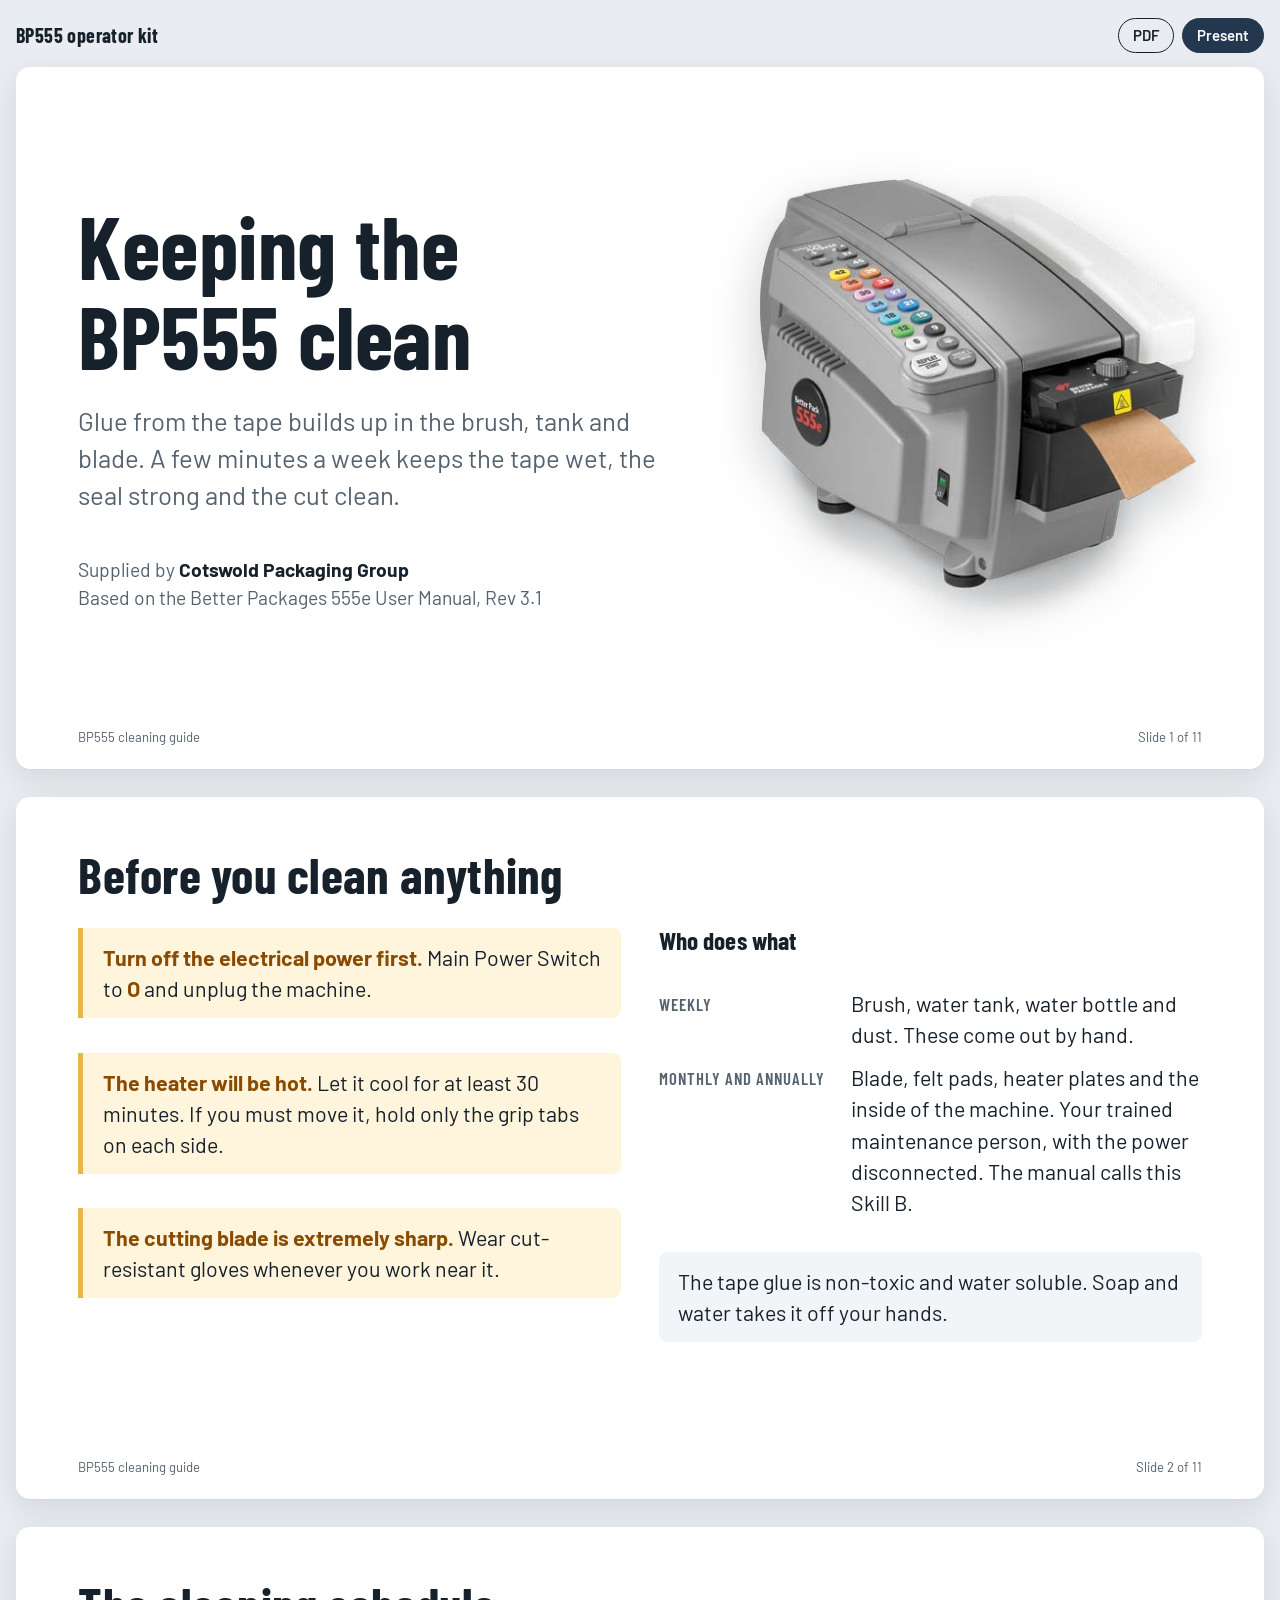
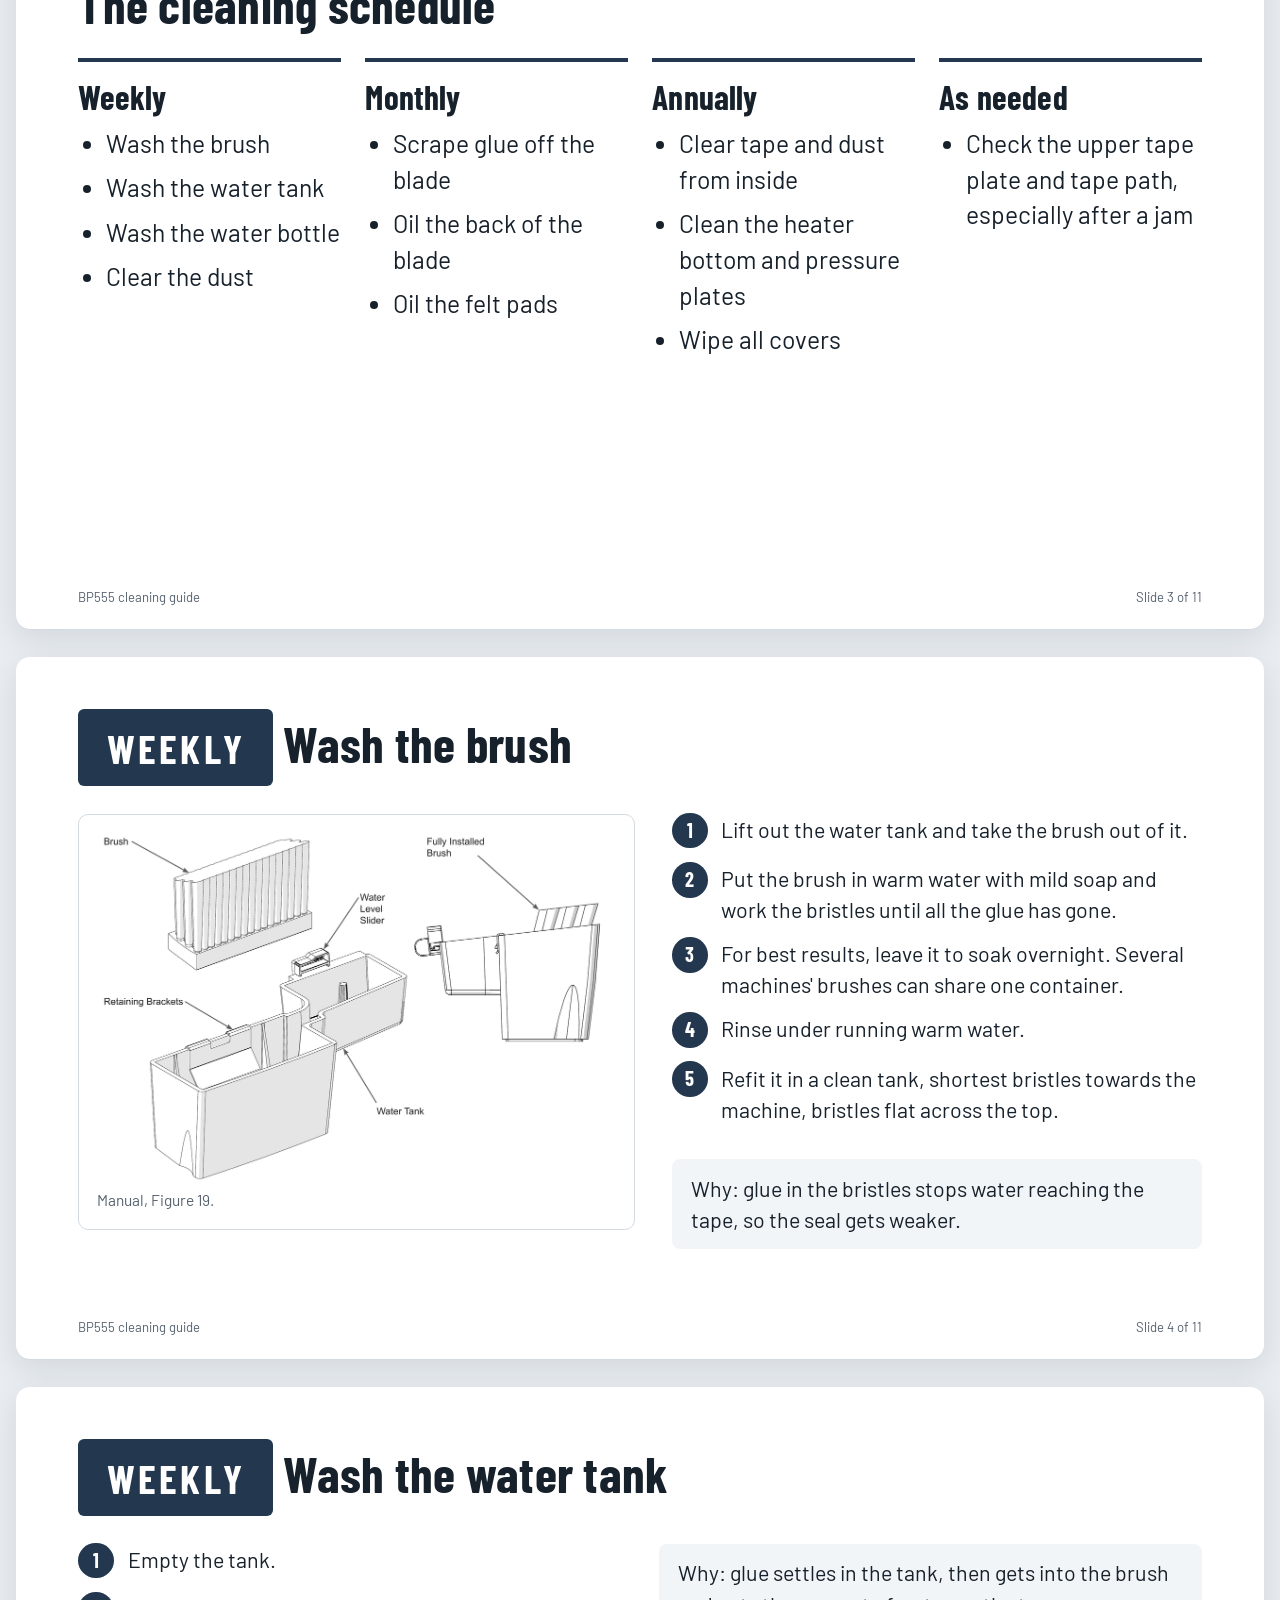
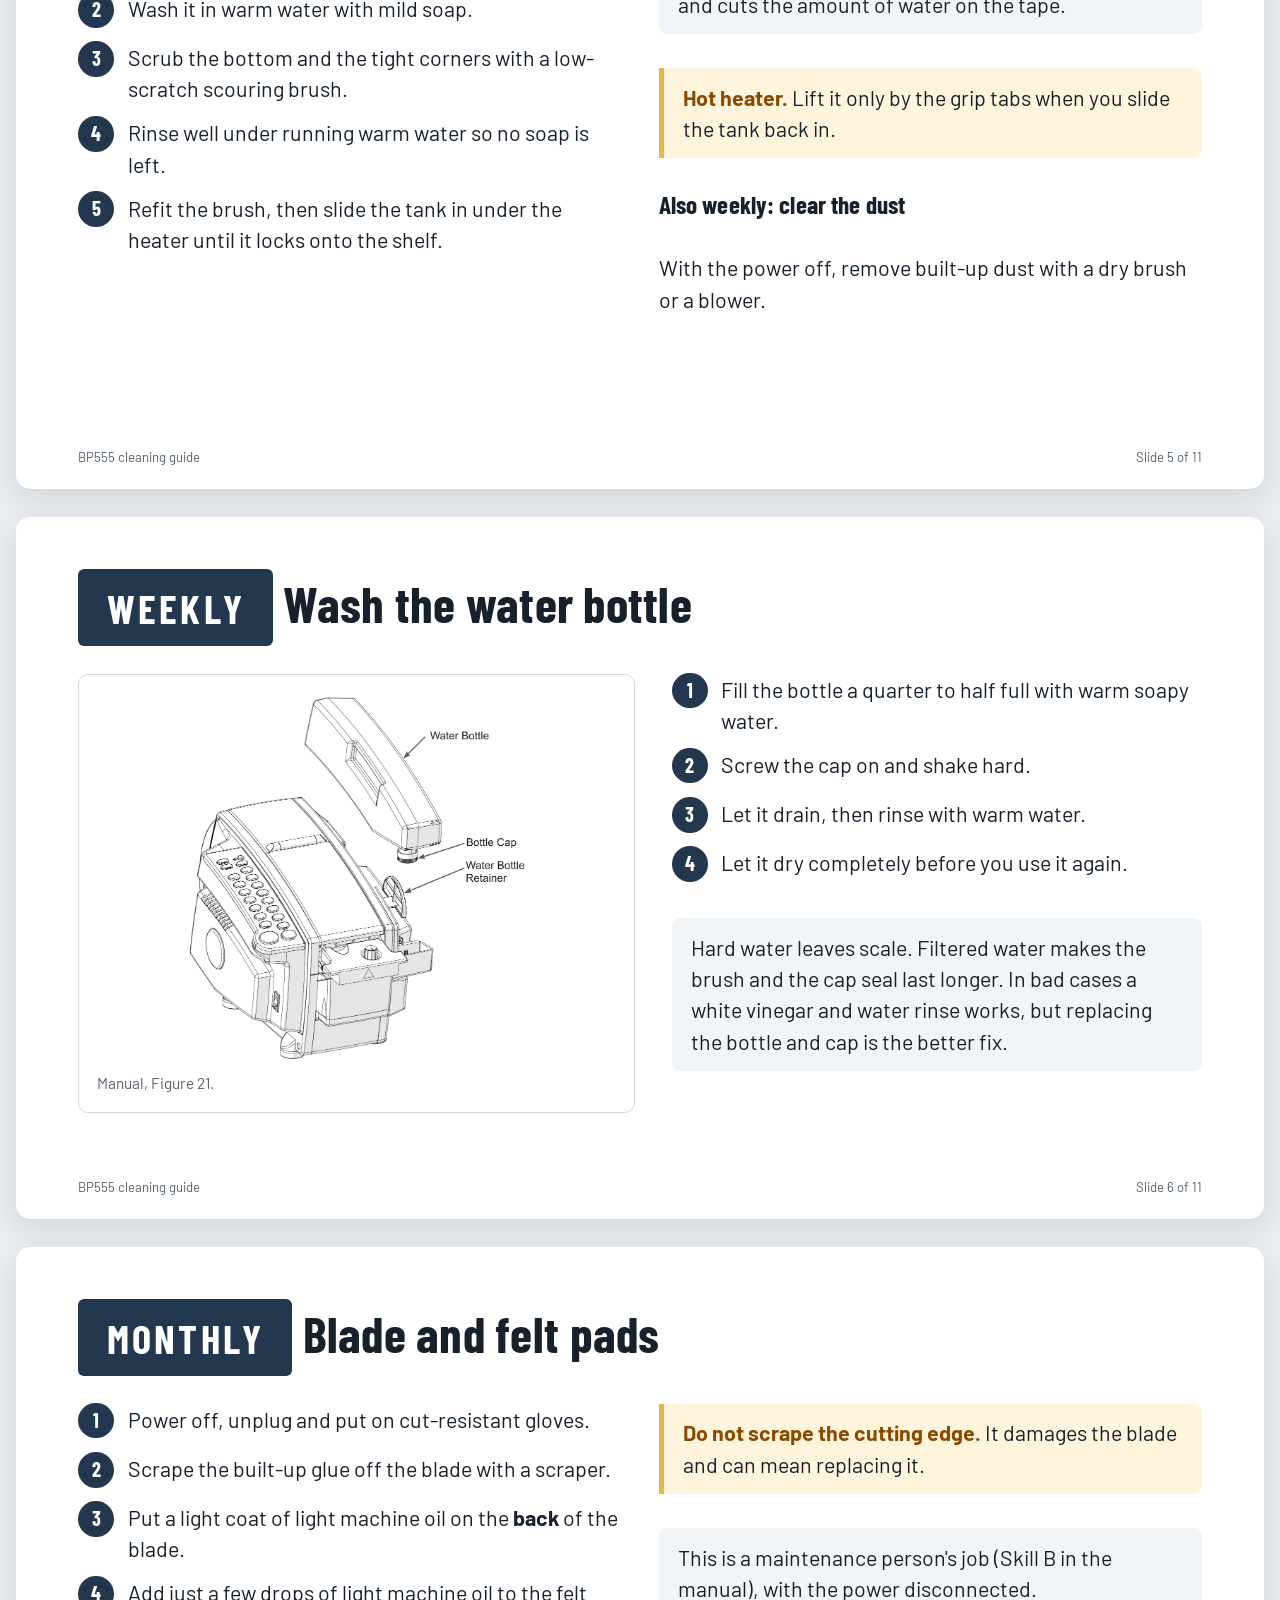
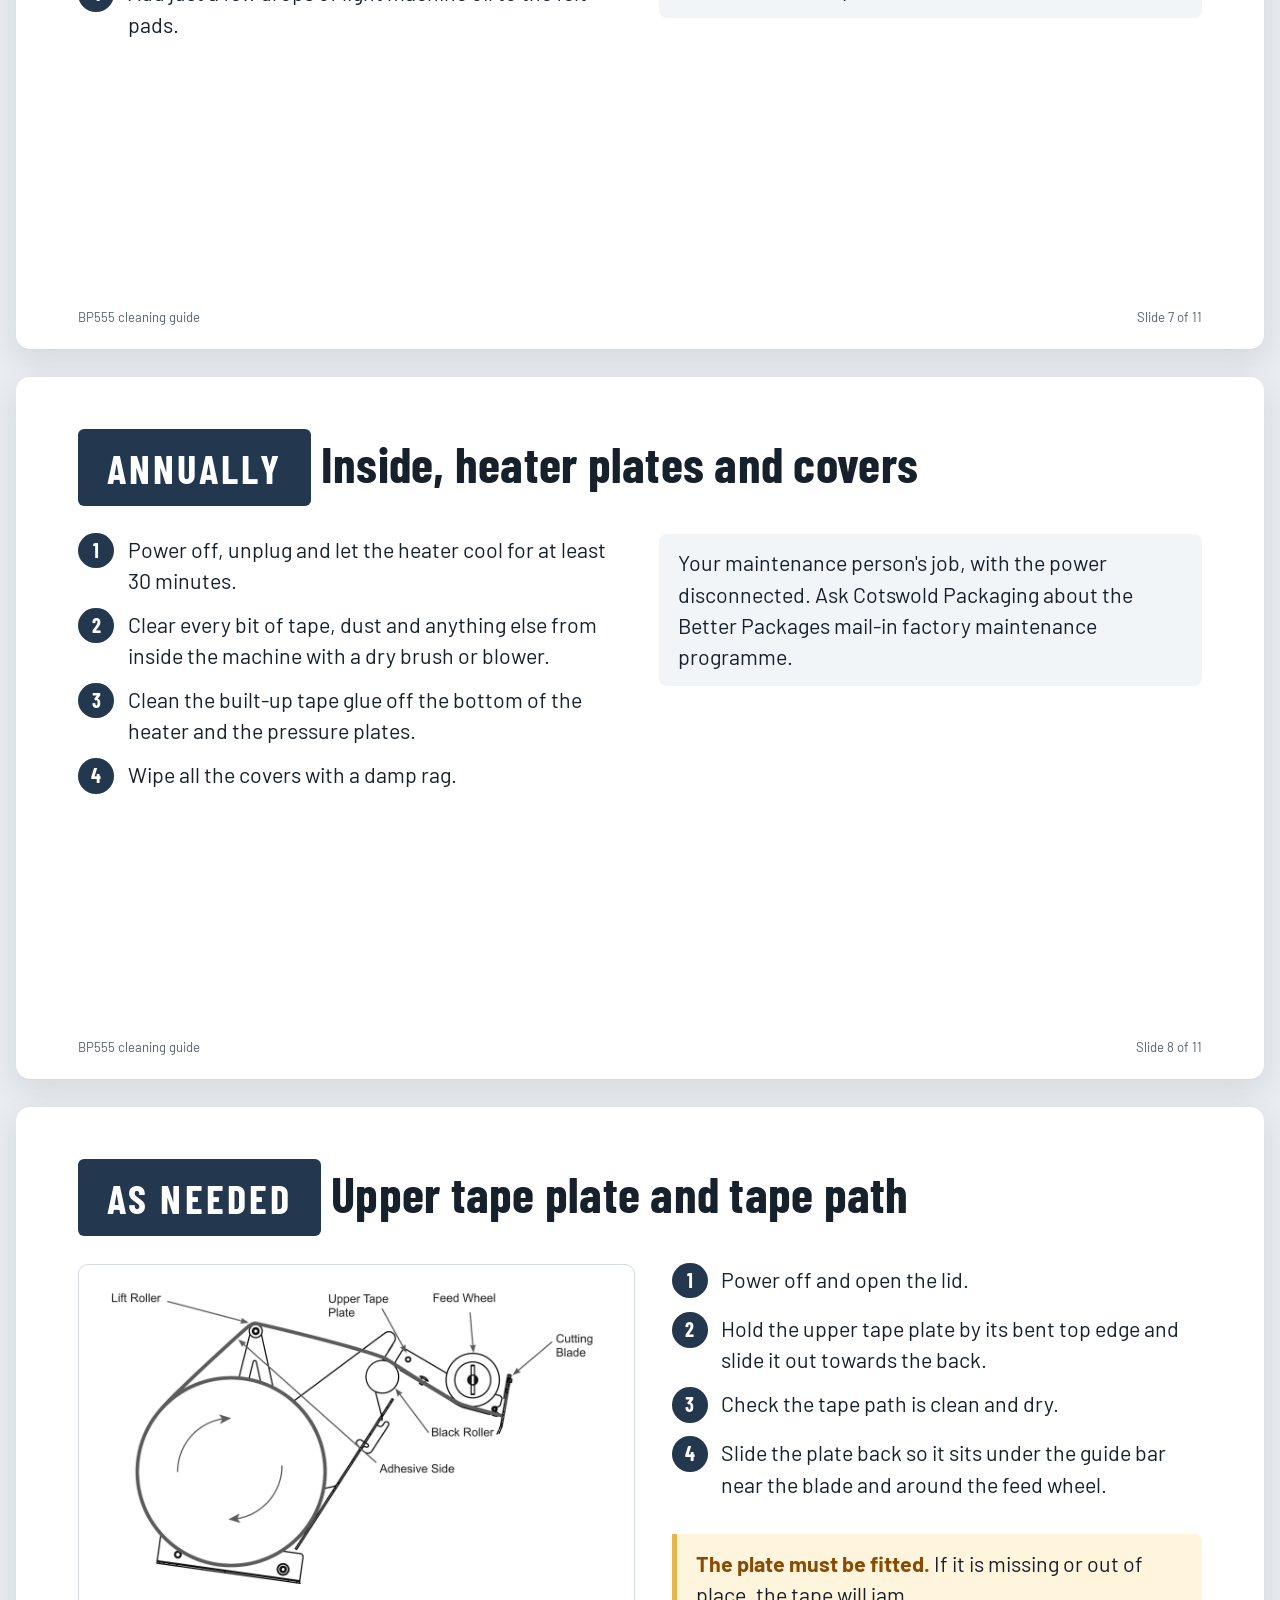
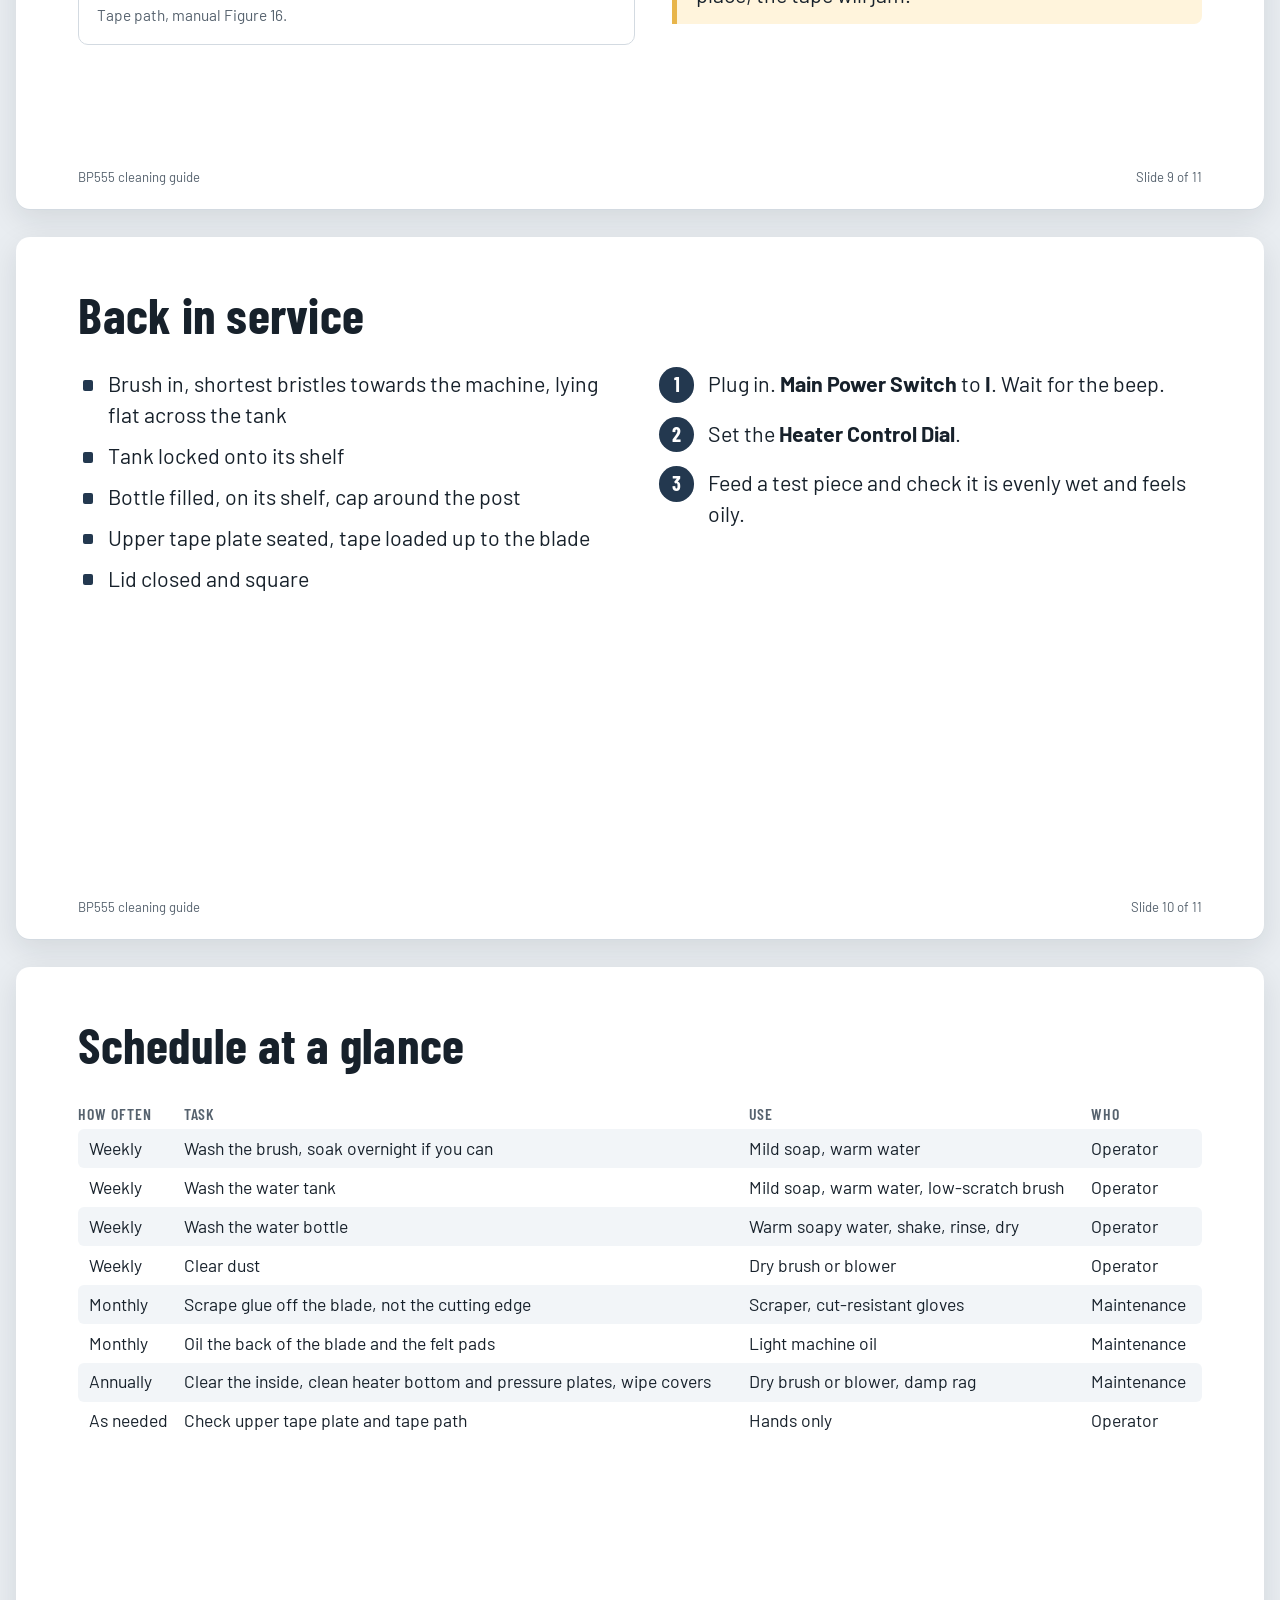
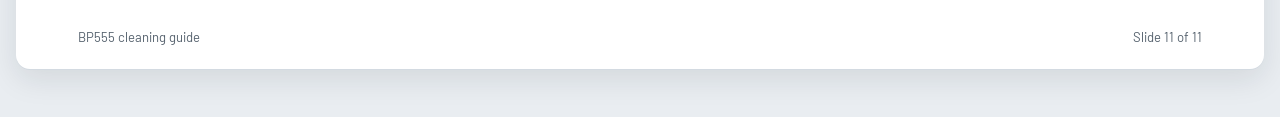
<file: bp555/cleaning.html>
<!doctype html>
<html lang="en-GB">
<head>
<meta charset="utf-8">
<meta name="viewport" content="width=device-width, initial-scale=1, viewport-fit=cover">
<title>BP555 Cleaning Guide</title>
<meta name="description" content="Step-by-step cleaning deck for the Better Pack 555e (BP555): weekly, monthly, annual and as-needed tasks from the manual's maintenance schedule.">
<link rel="preconnect" href="https://fonts.googleapis.com">
<link rel="preconnect" href="https://fonts.gstatic.com" crossorigin>
<link rel="stylesheet" href="https://fonts.googleapis.com/css2?family=Barlow+Condensed:wght@600;700&family=Barlow:wght@400;500;600;700&family=IBM+Plex+Mono:wght@500&display=swap">
<link rel="stylesheet" href="https://fonts.googleapis.com/css2?family=Material+Symbols+Outlined:opsz,wght,FILL,GRAD@20..48,400..600,0..1,0&icon_names=arrow_forward,check,vertical_align_bottom,warning&display=block">
<link rel="stylesheet" href="assets/bp555.css">
<style>
@page { size: 13.333in 7.5in; margin: 0; }
.when { display: inline-block; font: 700 .8em/1 var(--display); letter-spacing: .08em; text-transform: uppercase; padding: .45em .7em; border-radius: 6px; background: var(--accent); color: var(--accent-ink); }
.sched { display: grid; grid-template-columns: repeat(4, 1fr); gap: 1em; font-size: 1.15em; }
.sched > div { border-top: 4px solid var(--accent); padding-top: .7em; display: grid; gap: .5em; align-content: start; }
.sched h3 { font-size: 1.35em; }
.sched ul { margin: 0; padding-left: 1.1em; display: grid; gap: .35em; }
@container slide (max-width: 760px) { .sched { grid-template-columns: 1fr 1fr; } }
</style>
</head>
<body data-deck="BP555 cleaning guide">
<div class="bar">
  <a class="home" href="index.html">BP555 operator kit</a>
  <div class="actions">
    <a class="btn pdf-link" href="pdf/bp555-cleaning-guide.pdf">PDF</a>
    <button class="btn solid" type="button" data-present>Present</button>
  </div>
</div>

<main class="deck">

<section class="slide"><div class="s cover">
  <div>
    <h1>Keeping the BP555 clean</h1>
    <p class="lede">Glue from the tape builds up in the brush, tank and blade. A few minutes a week keeps the tape wet, the seal strong and the cut clean.</p>
    <p class="who">Supplied by <strong>Cotswold Packaging Group</strong><br>Based on the Better Packages 555e User Manual, Rev 3.1</p>
  </div>
  <img src="img/bp555-photo.png" alt="Better Pack 555e gummed tape dispenser">
</div></section>

<section class="slide"><div class="s">
  <h2>Before you clean anything</h2>
  <div class="cols">
    <div class="s-body">
      <p class="warn"><strong>Turn off the electrical power first.</strong> Main Power Switch to <strong>O</strong> and unplug the machine.</p>
      <p class="warn"><strong>The heater will be hot.</strong> Let it cool for at least 30 minutes. If you must move it, hold only the grip tabs on each side.</p>
      <p class="warn"><strong>The cutting blade is extremely sharp.</strong> Wear cut-resistant gloves whenever you work near it.</p>
    </div>
    <div class="s-body">
      <h3>Who does what</h3>
      <dl class="spec">
        <dt>Weekly</dt><dd>Brush, water tank, water bottle and dust. These come out by hand.</dd>
        <dt>Monthly and annually</dt><dd>Blade, felt pads, heater plates and the inside of the machine. Your trained maintenance person, with the power disconnected. The manual calls this Skill B.</dd>
      </dl>
      <p class="note">The tape glue is non-toxic and water soluble. Soap and water takes it off your hands.</p>
    </div>
  </div>
</div></section>

<section class="slide"><div class="s">
  <h2>The cleaning schedule</h2>
  <div class="sched">
    <div><h3>Weekly</h3><ul><li>Wash the brush</li><li>Wash the water tank</li><li>Wash the water bottle</li><li>Clear the dust</li></ul></div>
    <div><h3>Monthly</h3><ul><li>Scrape glue off the blade</li><li>Oil the back of the blade</li><li>Oil the felt pads</li></ul></div>
    <div><h3>Annually</h3><ul><li>Clear tape and dust from inside</li><li>Clean the heater bottom and pressure plates</li><li>Wipe all covers</li></ul></div>
    <div><h3>As needed</h3><ul><li>Check the upper tape plate and tape path, especially after a jam</li></ul></div>
  </div>
</div></section>

<section class="slide"><div class="s">
  <h2><span class="when">Weekly</span> Wash the brush</h2>
  <div class="cols fig-left">
    <div class="plate h30"><img src="img/brush-tank.png" alt="Manual drawing of the brush, water tank and retaining brackets"><p class="cap">Manual, Figure 19.</p></div>
    <div class="s-body">
      <ol class="steps">
        <li>Lift out the water tank and take the brush out of it.</li>
        <li>Put the brush in warm water with mild soap and work the bristles until all the glue has gone.</li>
        <li>For best results, leave it to soak overnight. Several machines' brushes can share one container.</li>
        <li>Rinse under running warm water.</li>
        <li>Refit it in a clean tank, shortest bristles towards the machine, bristles flat across the top.</li>
      </ol>
      <p class="note">Why: glue in the bristles stops water reaching the tape, so the seal gets weaker.</p>
    </div>
  </div>
</div></section>

<section class="slide"><div class="s">
  <h2><span class="when">Weekly</span> Wash the water tank</h2>
  <div class="cols">
    <ol class="steps">
      <li>Empty the tank.</li>
      <li>Wash it in warm water with mild soap.</li>
      <li>Scrub the bottom and the tight corners with a low-scratch scouring brush.</li>
      <li>Rinse well under running warm water so no soap is left.</li>
      <li>Refit the brush, then slide the tank in under the heater until it locks onto the shelf.</li>
    </ol>
    <div class="s-body">
      <p class="note">Why: glue settles in the tank, then gets into the brush and cuts the amount of water on the tape.</p>
      <p class="warn"><strong>Hot heater.</strong> Lift it only by the grip tabs when you slide the tank back in.</p>
      <h3>Also weekly: clear the dust</h3>
      <p>With the power off, remove built-up dust with a dry brush or a blower.</p>
    </div>
  </div>
</div></section>

<section class="slide"><div class="s">
  <h2><span class="when">Weekly</span> Wash the water bottle</h2>
  <div class="cols fig-left">
    <div class="plate h30"><img src="img/water-bottle.png" alt="Manual drawing of the water bottle and cap"><p class="cap">Manual, Figure 21.</p></div>
    <div class="s-body">
      <ol class="steps">
        <li>Fill the bottle a quarter to half full with warm soapy water.</li>
        <li>Screw the cap on and shake hard.</li>
        <li>Let it drain, then rinse with warm water.</li>
        <li>Let it dry completely before you use it again.</li>
      </ol>
      <p class="note">Hard water leaves scale. Filtered water makes the brush and the cap seal last longer. In bad cases a white vinegar and water rinse works, but replacing the bottle and cap is the better fix.</p>
    </div>
  </div>
</div></section>

<section class="slide"><div class="s">
  <h2><span class="when">Monthly</span> Blade and felt pads</h2>
  <div class="cols">
    <div class="s-body">
      <ol class="steps">
        <li>Power off, unplug and put on cut-resistant gloves.</li>
        <li>Scrape the built-up glue off the blade with a scraper.</li>
        <li>Put a light coat of light machine oil on the <strong>back</strong> of the blade.</li>
        <li>Add just a few drops of light machine oil to the felt pads.</li>
      </ol>
    </div>
    <div class="s-body">
      <p class="warn"><strong>Do not scrape the cutting edge.</strong> It damages the blade and can mean replacing it.</p>
      <p class="note">This is a maintenance person's job (Skill B in the manual), with the power disconnected.</p>
    </div>
  </div>
</div></section>

<section class="slide"><div class="s">
  <h2><span class="when">Annually</span> Inside, heater plates and covers</h2>
  <div class="cols">
    <ol class="steps">
      <li>Power off, unplug and let the heater cool for at least 30 minutes.</li>
      <li>Clear every bit of tape, dust and anything else from inside the machine with a dry brush or blower.</li>
      <li>Clean the built-up tape glue off the bottom of the heater and the pressure plates.</li>
      <li>Wipe all the covers with a damp rag.</li>
    </ol>
    <p class="note">Your maintenance person's job, with the power disconnected. Ask Cotswold Packaging about the Better Packages mail-in factory maintenance programme.</p>
  </div>
</div></section>

<section class="slide"><div class="s">
  <h2><span class="when">As needed</span> Upper tape plate and tape path</h2>
  <div class="cols fig-left">
    <div class="plate"><img src="img/tape-gum-in.png" alt="Tape path drawing showing the upper tape plate, feed wheel and cutting blade"><p class="cap">Tape path, manual Figure 16.</p></div>
    <div class="s-body">
      <ol class="steps">
        <li>Power off and open the lid.</li>
        <li>Hold the upper tape plate by its bent top edge and slide it out towards the back.</li>
        <li>Check the tape path is clean and dry.</li>
        <li>Slide the plate back so it sits under the guide bar near the blade and around the feed wheel.</li>
      </ol>
      <p class="warn"><strong>The plate must be fitted.</strong> If it is missing or out of place, the tape will jam.</p>
    </div>
  </div>
</div></section>

<section class="slide"><div class="s">
  <h2>Back in service</h2>
  <div class="cols">
    <ul class="ticks">
      <li>Brush in, shortest bristles towards the machine, lying flat across the tank</li>
      <li>Tank locked onto its shelf</li>
      <li>Bottle filled, on its shelf, cap around the post</li>
      <li>Upper tape plate seated, tape loaded up to the blade</li>
      <li>Lid closed and square</li>
    </ul>
    <ol class="steps">
      <li>Plug in. <strong>Main Power Switch</strong> to <strong>I</strong>. Wait for the beep.</li>
      <li>Set the <strong>Heater Control Dial</strong>.</li>
      <li>Feed a test piece and check it is evenly wet and feels oily.</li>
    </ol>
  </div>
</div></section>

<section class="slide"><div class="s">
  <h2>Schedule at a glance</h2>
  <div style="overflow-x:auto">
    <table class="lookup">
      <thead><tr><th>How often</th><th>Task</th><th>Use</th><th>Who</th></tr></thead>
      <tbody>
        <tr><td>Weekly</td><td>Wash the brush, soak overnight if you can</td><td>Mild soap, warm water</td><td>Operator</td></tr>
        <tr><td>Weekly</td><td>Wash the water tank</td><td>Mild soap, warm water, low-scratch brush</td><td>Operator</td></tr>
        <tr><td>Weekly</td><td>Wash the water bottle</td><td>Warm soapy water, shake, rinse, dry</td><td>Operator</td></tr>
        <tr><td>Weekly</td><td>Clear dust</td><td>Dry brush or blower</td><td>Operator</td></tr>
        <tr><td>Monthly</td><td>Scrape glue off the blade, not the cutting edge</td><td>Scraper, cut-resistant gloves</td><td>Maintenance</td></tr>
        <tr><td>Monthly</td><td>Oil the back of the blade and the felt pads</td><td>Light machine oil</td><td>Maintenance</td></tr>
        <tr><td>Annually</td><td>Clear the inside, clean heater bottom and pressure plates, wipe covers</td><td>Dry brush or blower, damp rag</td><td>Maintenance</td></tr>
        <tr><td>As needed</td><td>Check upper tape plate and tape path</td><td>Hands only</td><td>Operator</td></tr>
      </tbody>
    </table>
  </div>
</div></section>

</main>
<script src="assets/bp555.js"></script>
</body>
</html>
</file>
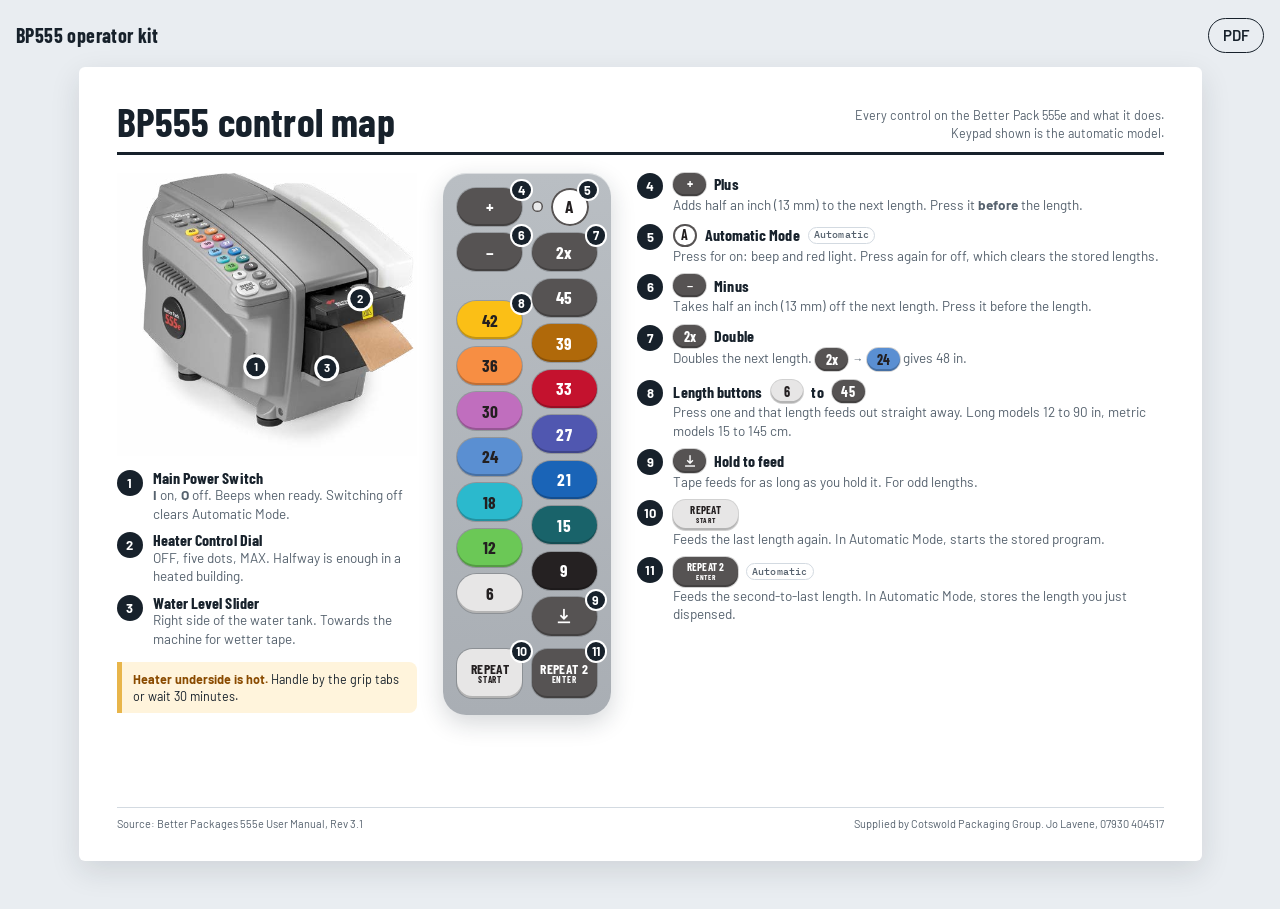
<file: bp555/control-map.html>
<!doctype html>
<html lang="en-GB">
<head>
<meta charset="utf-8">
<meta name="viewport" content="width=device-width, initial-scale=1, viewport-fit=cover">
<title>BP555 Control Map</title>
<meta name="description" content="A4 landscape map of every BP555 control: the three machine controls and every keypad button, numbered, with what each one does.">
<link rel="preconnect" href="https://fonts.googleapis.com">
<link rel="preconnect" href="https://fonts.gstatic.com" crossorigin>
<link rel="stylesheet" href="https://fonts.googleapis.com/css2?family=Barlow+Condensed:wght@600;700&family=Barlow:wght@400;500;600;700&family=IBM+Plex+Mono:wght@500&display=swap">
<link rel="stylesheet" href="https://fonts.googleapis.com/css2?family=Material+Symbols+Outlined:opsz,wght,FILL,GRAD@20..48,400..600,0..1,0&icon_names=arrow_forward,check,vertical_align_bottom,warning&display=block">
<link rel="stylesheet" href="assets/bp555.css">
<style>
@page { size: A4 landscape; margin: 0; }
.map { display: grid; grid-template-columns: 300px auto 1fr; gap: 26px; align-items: start; }
.map .keypad { font-size: 16.5px; }
.callouts { list-style: none; margin: 0; padding: 0; display: grid; gap: 9px; }
.callouts li { display: grid; grid-template-columns: 26px 1fr; gap: 10px; align-items: start; }
.callouts .n { width: 26px; height: 26px; border-radius: 50%; background: #17212b; color: #fff; font: 700 13px/26px var(--body); text-align: center; }
.callouts h3 { font-size: 16px; display: flex; gap: 8px; align-items: center; flex-wrap: wrap; }
.callouts p { color: var(--muted); }
.callouts .model { font-size: 10px; padding: .25em .5em; }
.left { display: grid; gap: 14px; }
.left .photo-map { max-width: 300px; }
.left .warn { font-size: 12.5px; }
@media screen and (max-width: 1160px) { .map { grid-template-columns: 1fr 1fr; } .map .callouts { grid-column: 1 / -1; } }
@media screen and (max-width: 680px) { .map { grid-template-columns: 1fr; } }
</style>
</head>
<body>
<div class="bar">
  <a class="home" href="index.html">BP555 operator kit</a>
  <div class="actions"><a class="btn pdf-link" href="pdf/bp555-control-map.pdf">PDF</a></div>
</div>

<article class="sheet landscape">
  <header class="sh">
    <h1>BP555 control map</h1>
    <p>Every control on the Better Pack 555e and what it does. Keypad shown is the automatic model.</p>
  </header>

  <div class="map">
    <div class="left">
      <div class="photo-map">
        <img src="img/bp555-photo.png" alt="BP555 with numbered pins on the main power switch, heater control dial and water tank">
        <span class="pin" style="left:46.4%;top:68.6%">1</span>
        <span class="pin" style="left:81.2%;top:44.5%">2</span>
        <span class="pin" style="left:70%;top:69%">3</span>
      </div>
      <ol class="callouts">
        <li><span class="n">1</span><div><h3>Main Power Switch</h3><p><strong>I</strong> on, <strong>O</strong> off. Beeps when ready. Switching off clears Automatic Mode.</p></div></li>
        <li><span class="n">2</span><div><h3>Heater Control Dial</h3><p>OFF, five dots, MAX. Halfway is enough in a heated building.</p></div></li>
        <li><span class="n">3</span><div><h3>Water Level Slider</h3><p>Right side of the water tank. Towards the machine for wetter tape.</p></div></li>
      </ol>
      <p class="warn"><strong>Heater underside is hot.</strong> Handle by the grip tabs or wait 30 minutes.</p>
    </div>

    <div class="keypad" data-badges="+:4,A:5,-:6,2x:7,42:8,Random:9,REPEAT START:10,REPEAT 2 ENTER:11" aria-label="BP555 keypad with numbered badges 4 to 11"></div>

    <ol class="callouts" start="4">
      <li><span class="n">4</span><div><h3><kbd>+</kbd> Plus</h3><p>Adds half an inch (13 mm) to the next length. Press it <strong>before</strong> the length.</p></div></li>
      <li><span class="n">5</span><div><h3><kbd>A</kbd> Automatic Mode <span class="model">Automatic</span></h3><p>Press for on: beep and red light. Press again for off, which clears the stored lengths.</p></div></li>
      <li><span class="n">6</span><div><h3><kbd>-</kbd> Minus</h3><p>Takes half an inch (13 mm) off the next length. Press it before the length.</p></div></li>
      <li><span class="n">7</span><div><h3><kbd>2x</kbd> Double</h3><p>Doubles the next length. <span class="seq"><kbd>2x</kbd><kbd>24</kbd></span> gives 48 in.</p></div></li>
      <li><span class="n">8</span><div><h3>Length buttons <kbd>6</kbd> to <kbd>45</kbd></h3><p>Press one and that length feeds out straight away. Long models 12 to 90 in, metric models 15 to 145 cm.</p></div></li>
      <li><span class="n">9</span><div><h3><kbd>Random</kbd> Hold to feed</h3><p>Tape feeds for as long as you hold it. For odd lengths.</p></div></li>
      <li><span class="n">10</span><div><h3><kbd>REPEAT START</kbd></h3><p>Feeds the last length again. In Automatic Mode, starts the stored program.</p></div></li>
      <li><span class="n">11</span><div><h3><kbd>REPEAT 2 ENTER</kbd> <span class="model">Automatic</span></h3><p>Feeds the second-to-last length. In Automatic Mode, stores the length you just dispensed.</p></div></li>
    </ol>
  </div>

  <footer class="sf">
    <span>Source: Better Packages 555e User Manual, Rev 3.1</span>
    <span>Supplied by Cotswold Packaging Group. Jo Lavene, 07930 404517</span>
  </footer>
</article>

<script src="assets/bp555.js"></script>
</body>
</html>
</file>
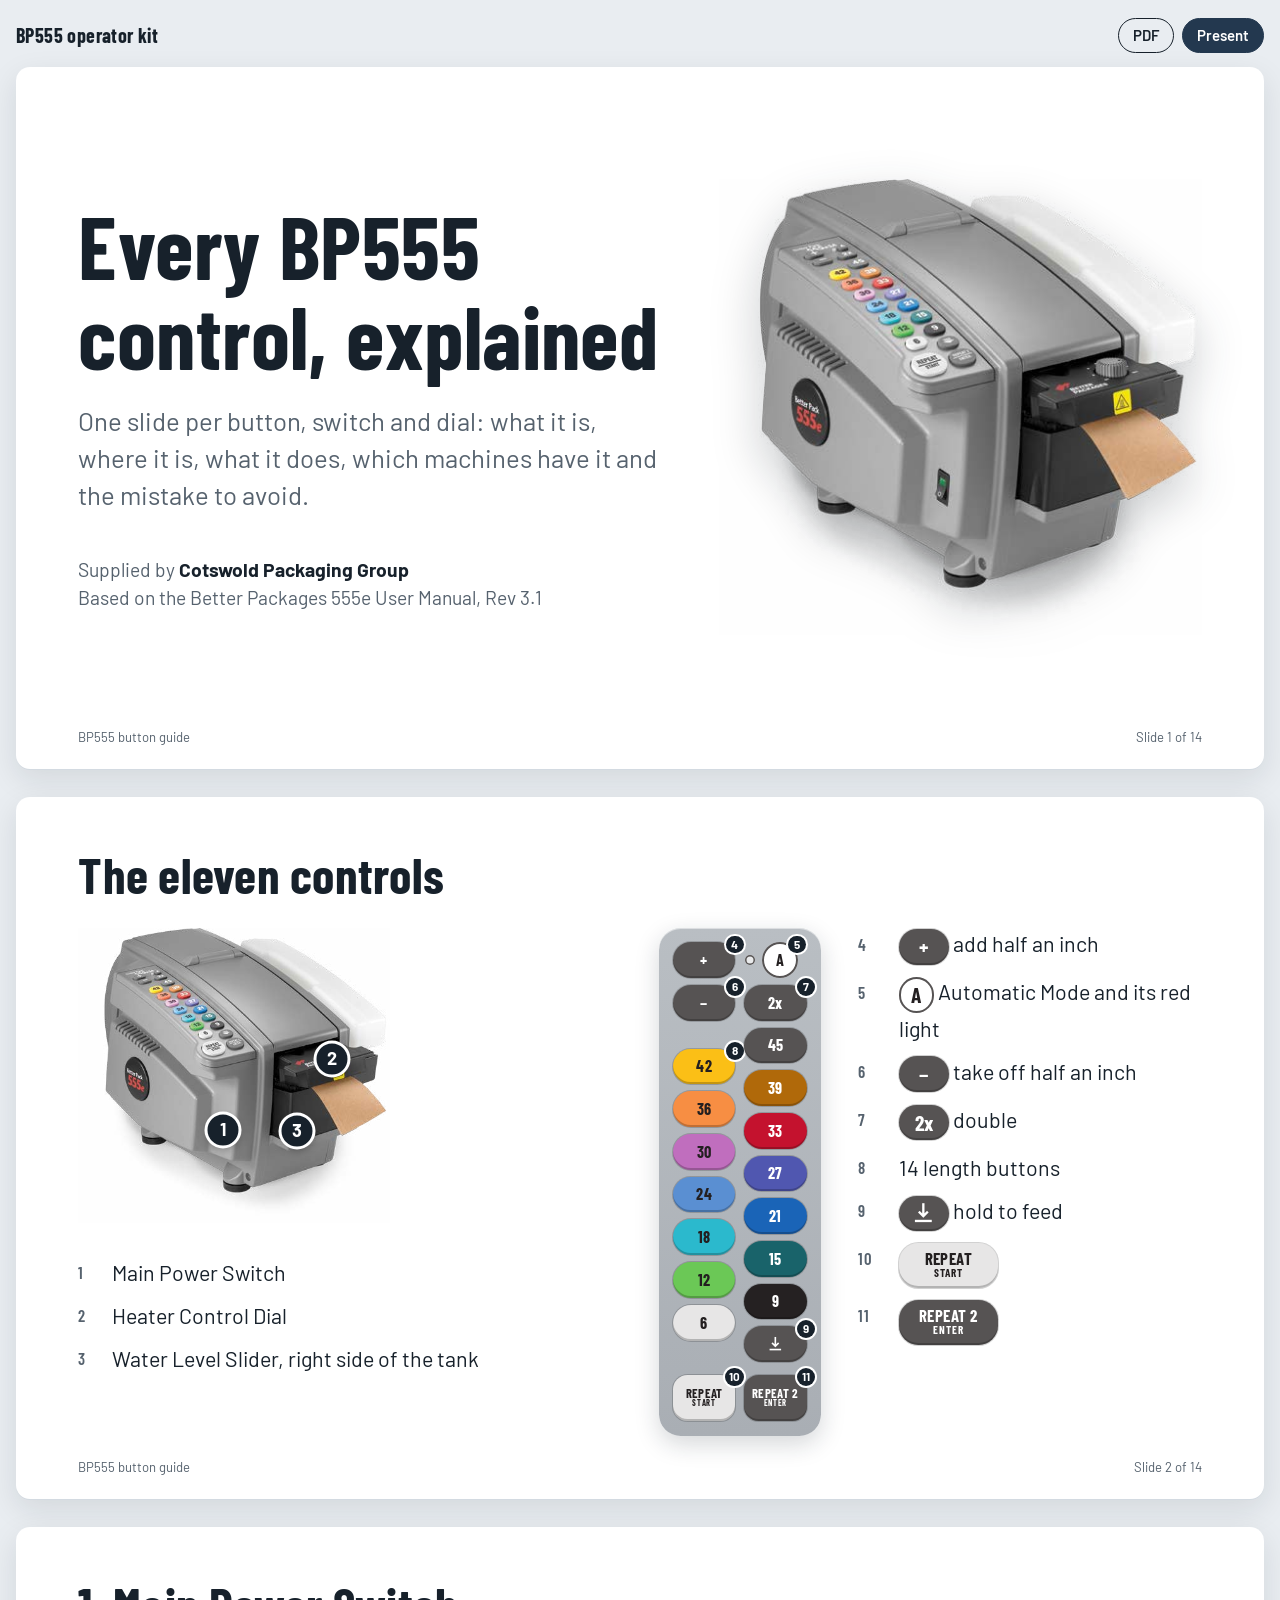
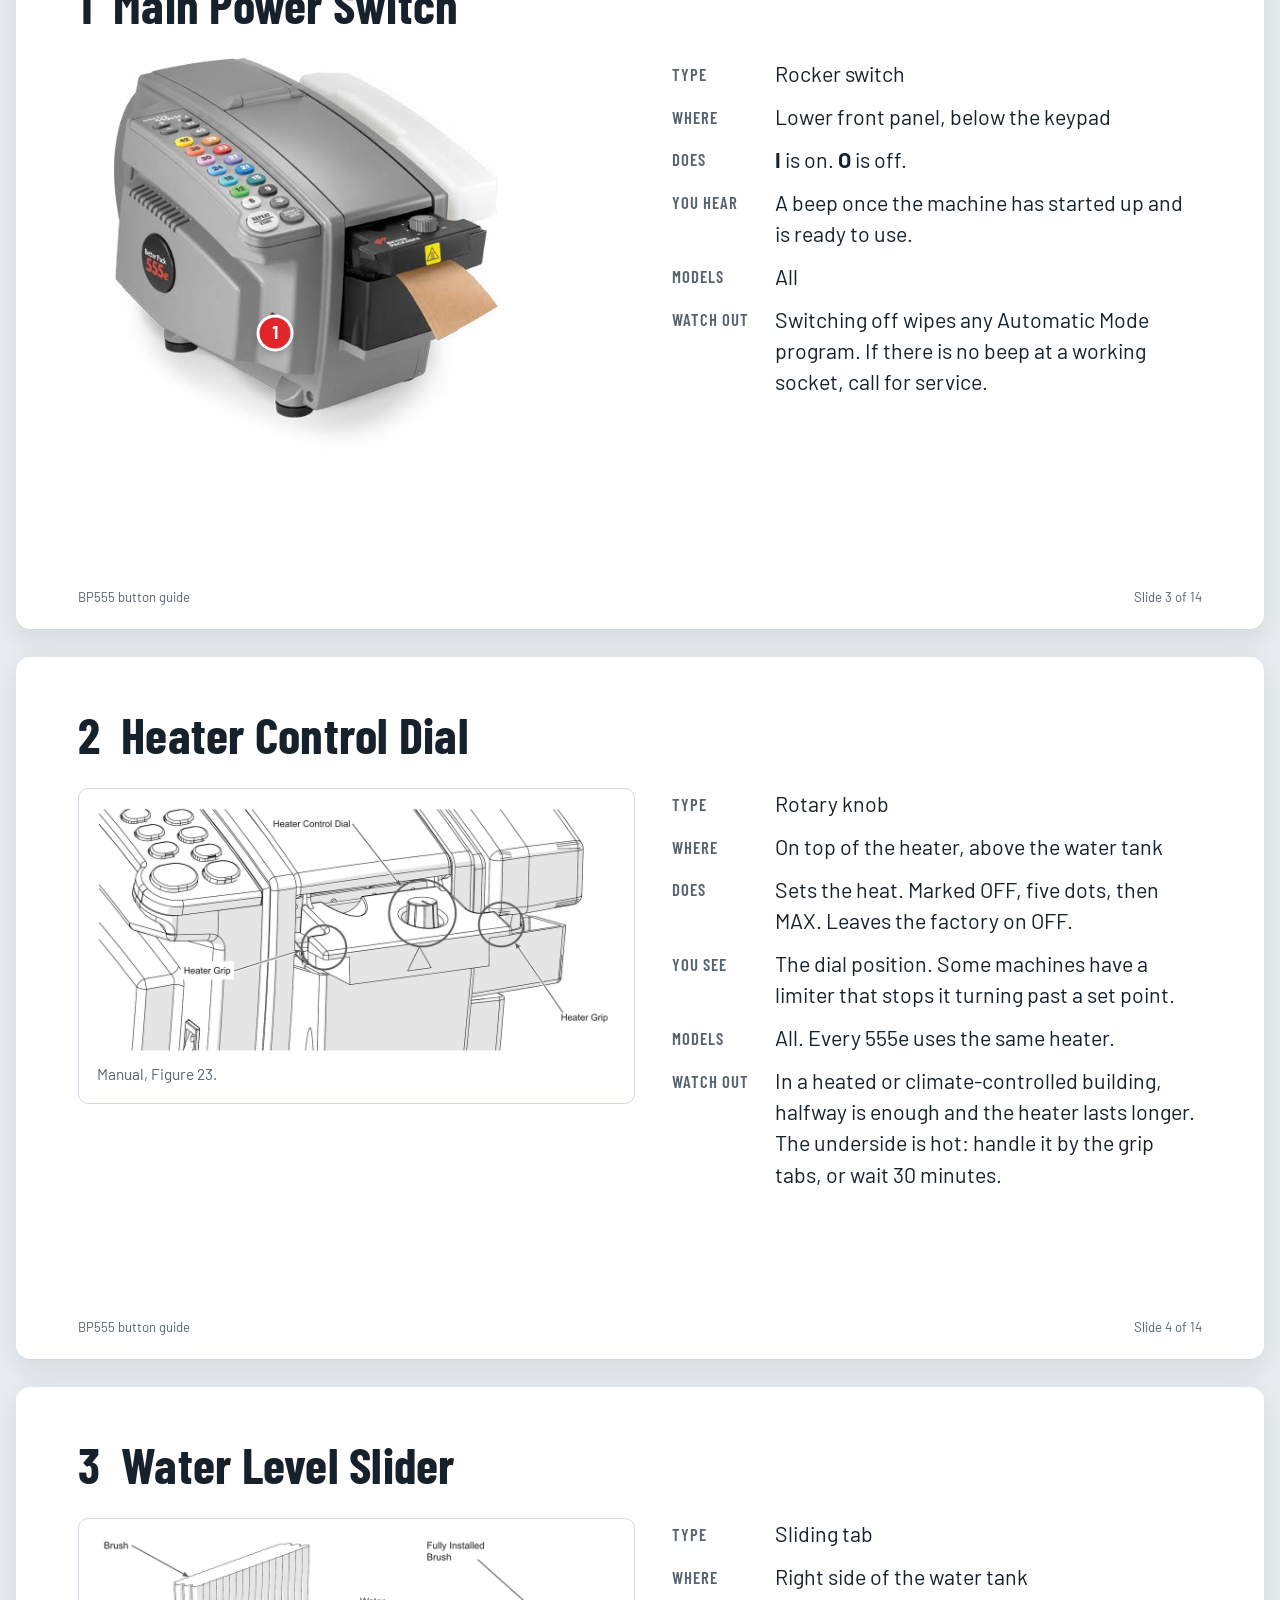
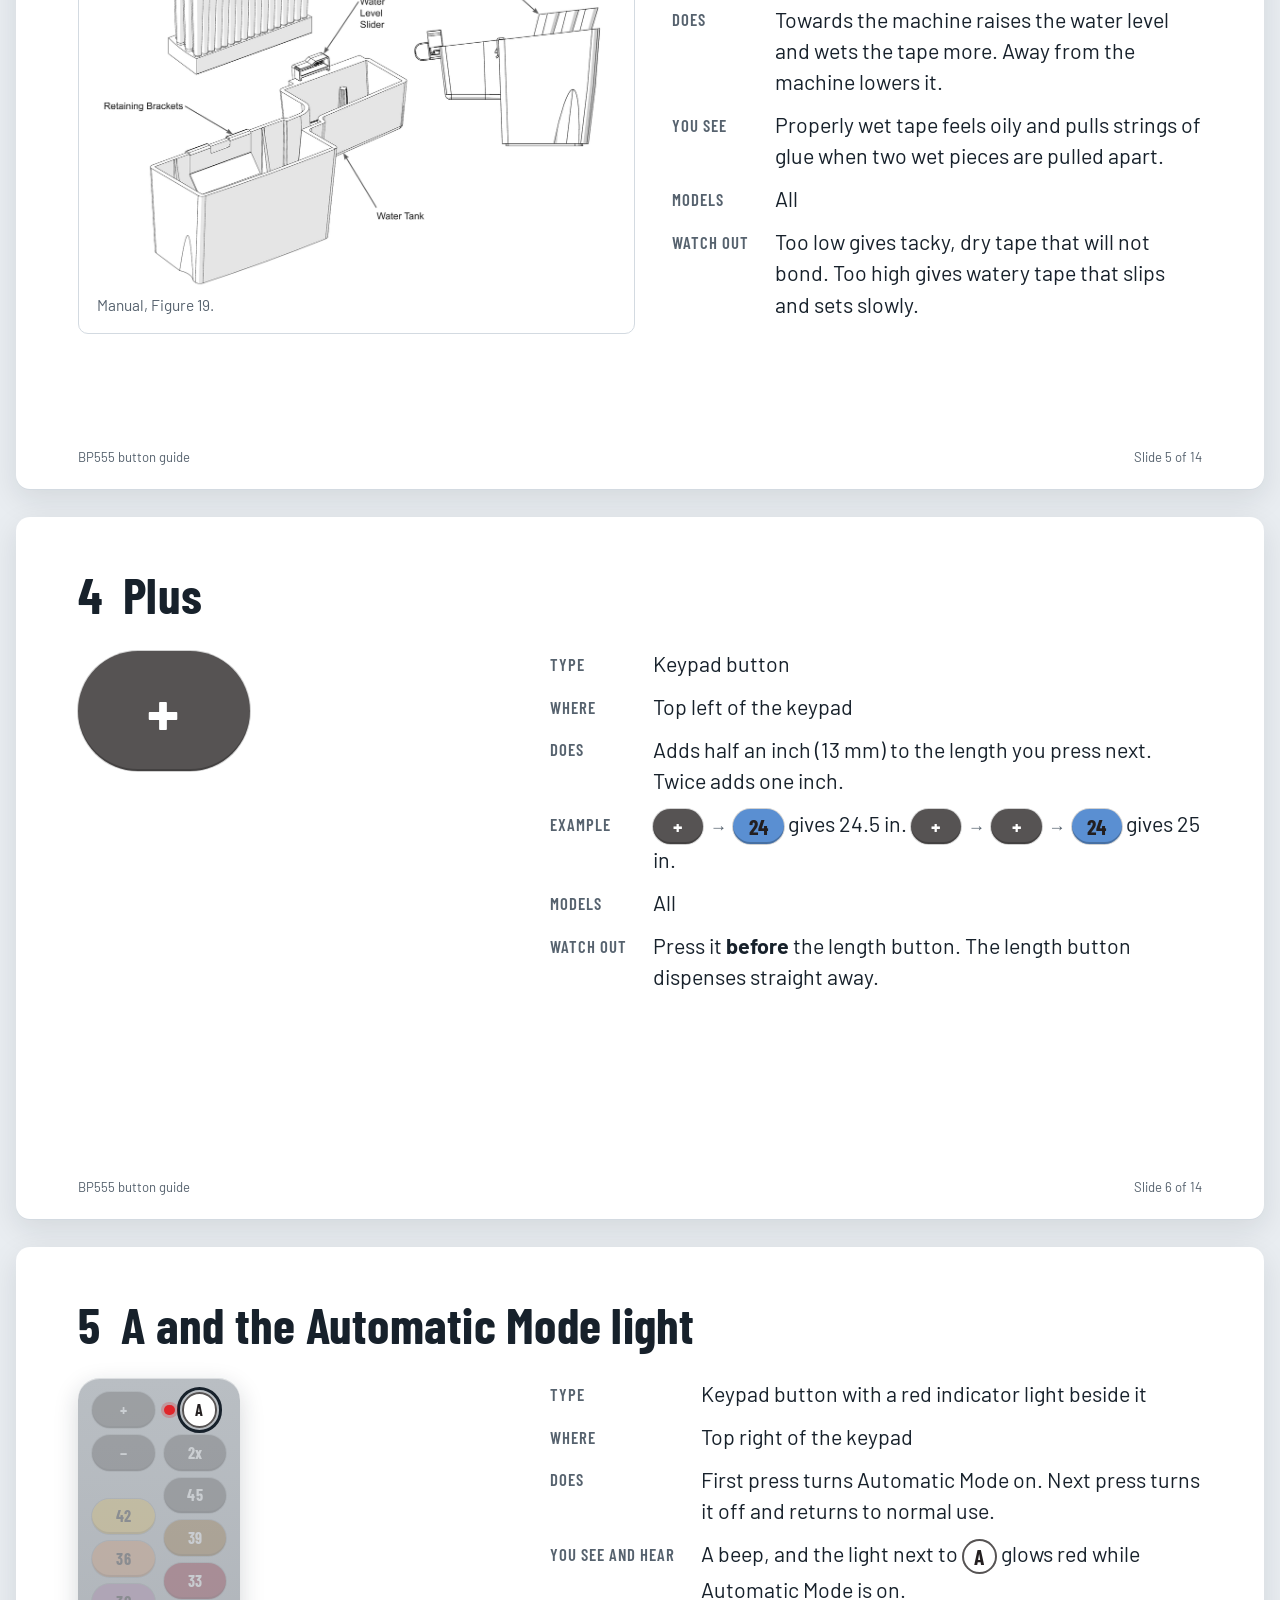
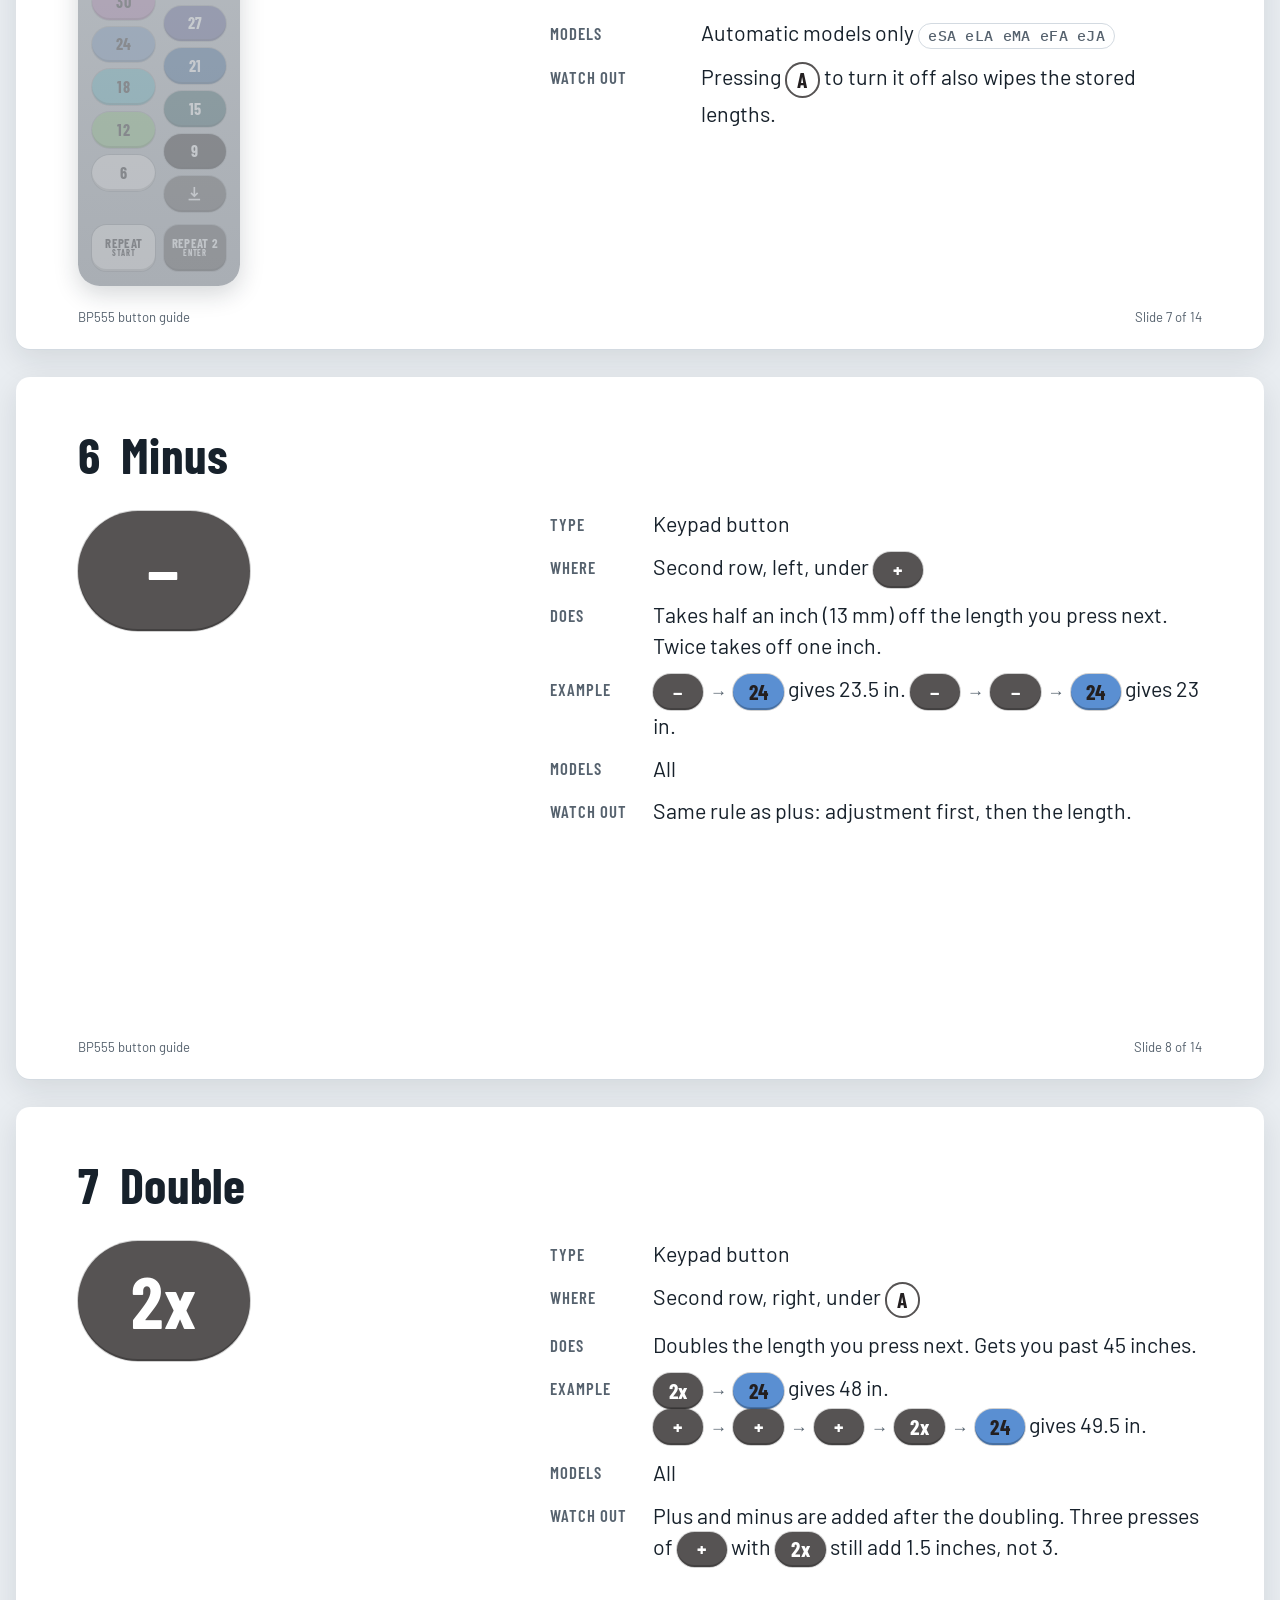
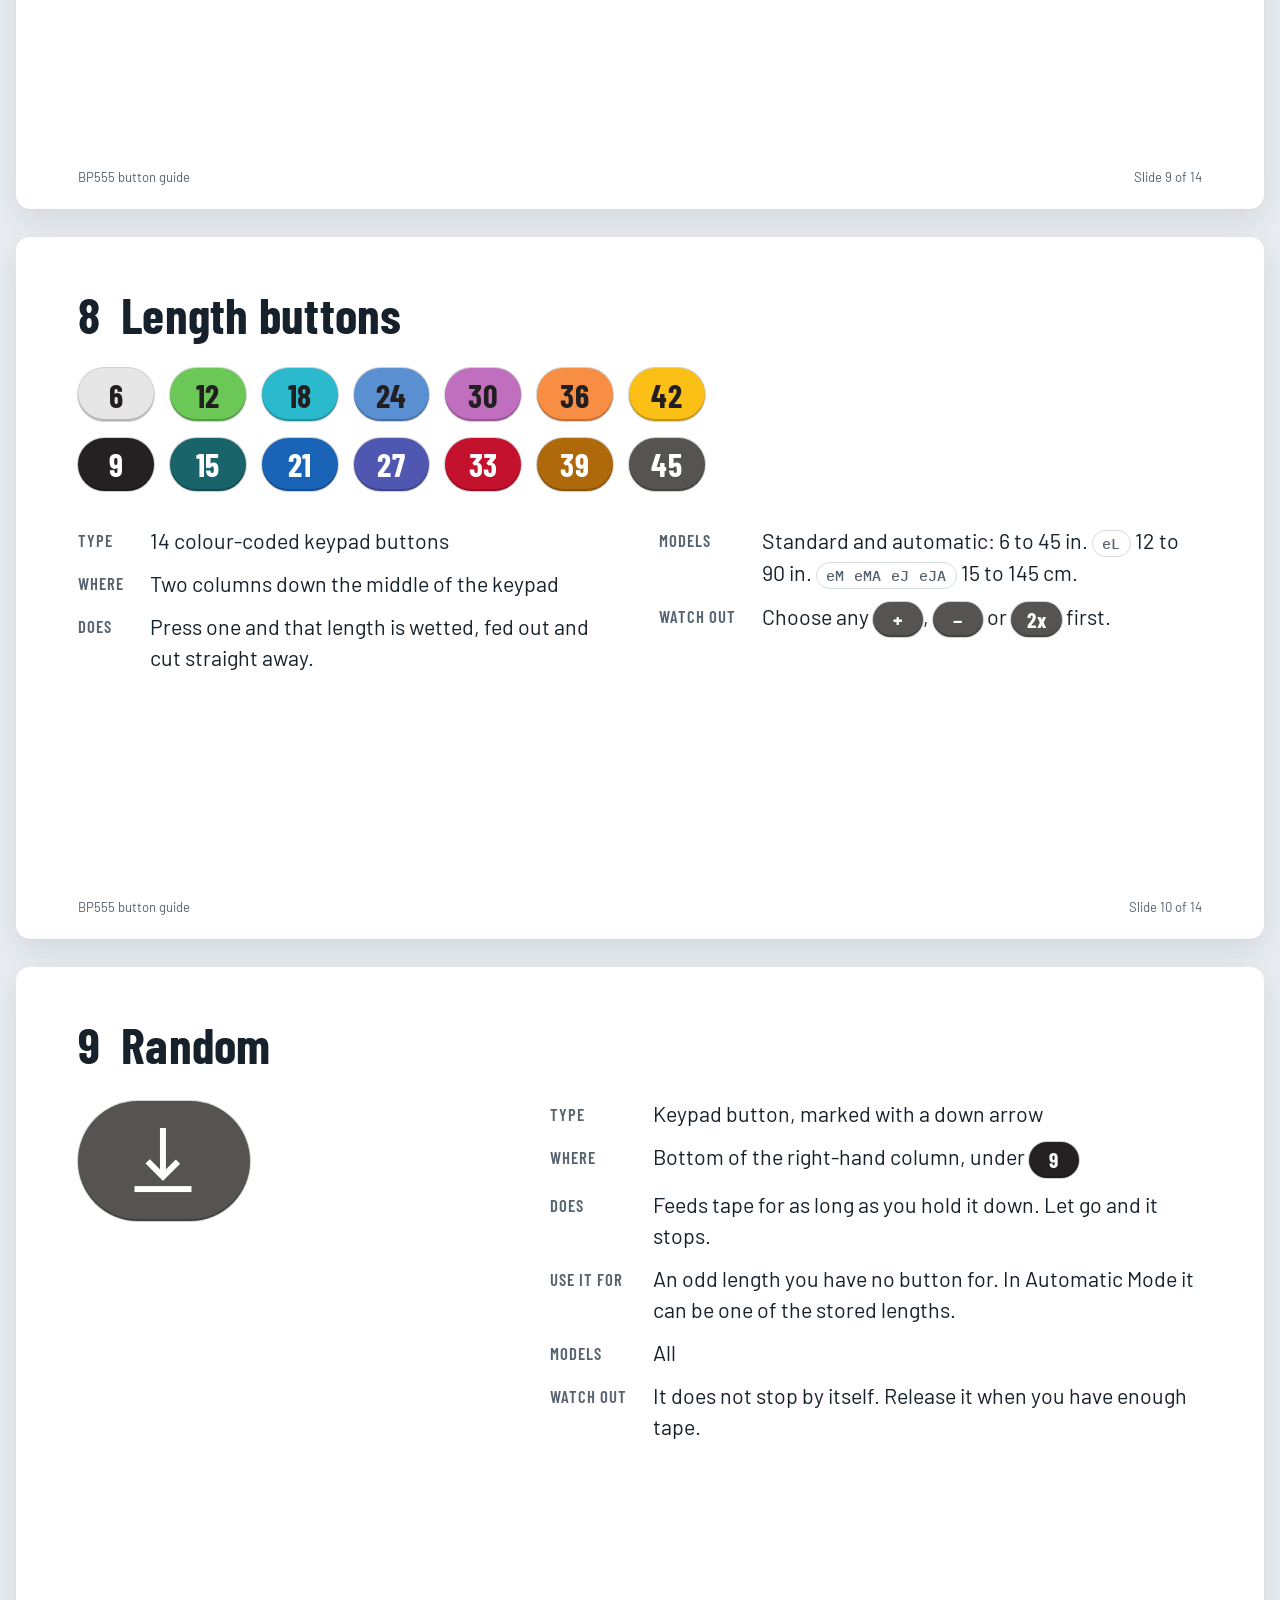
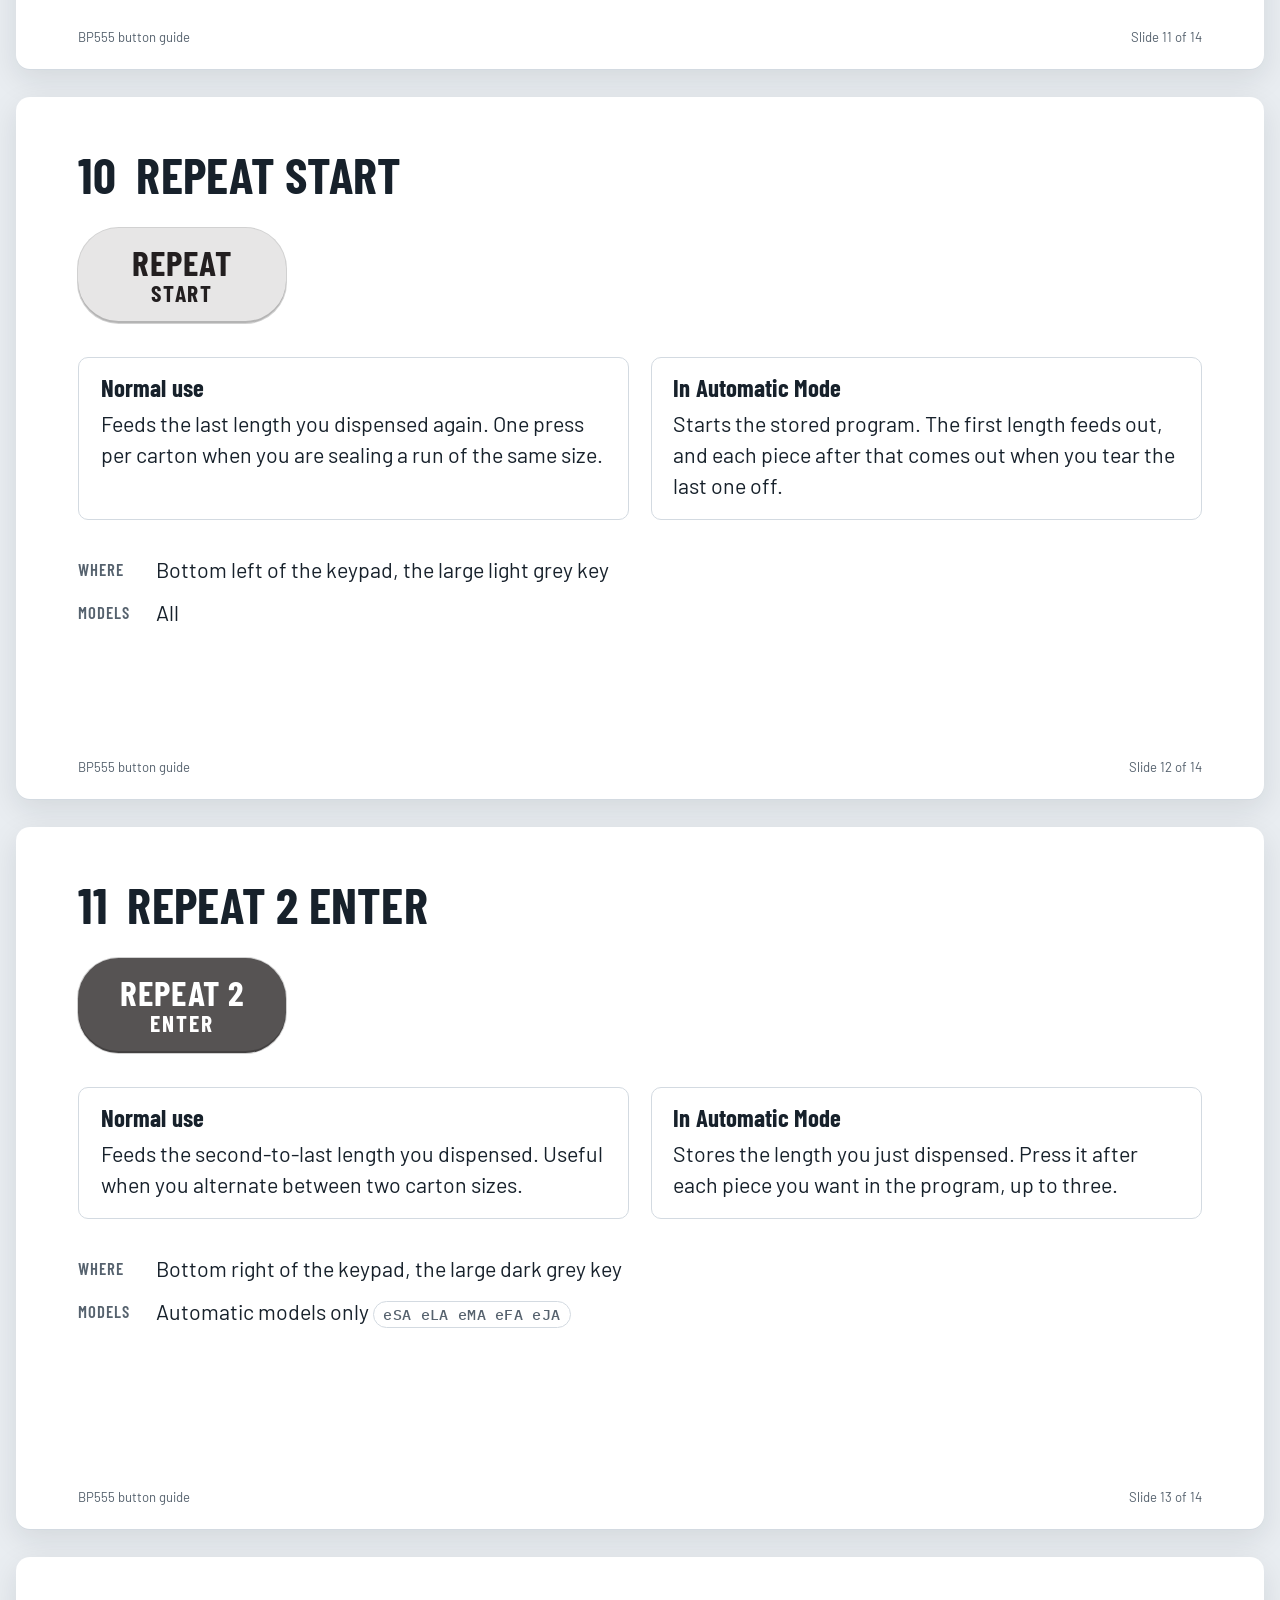
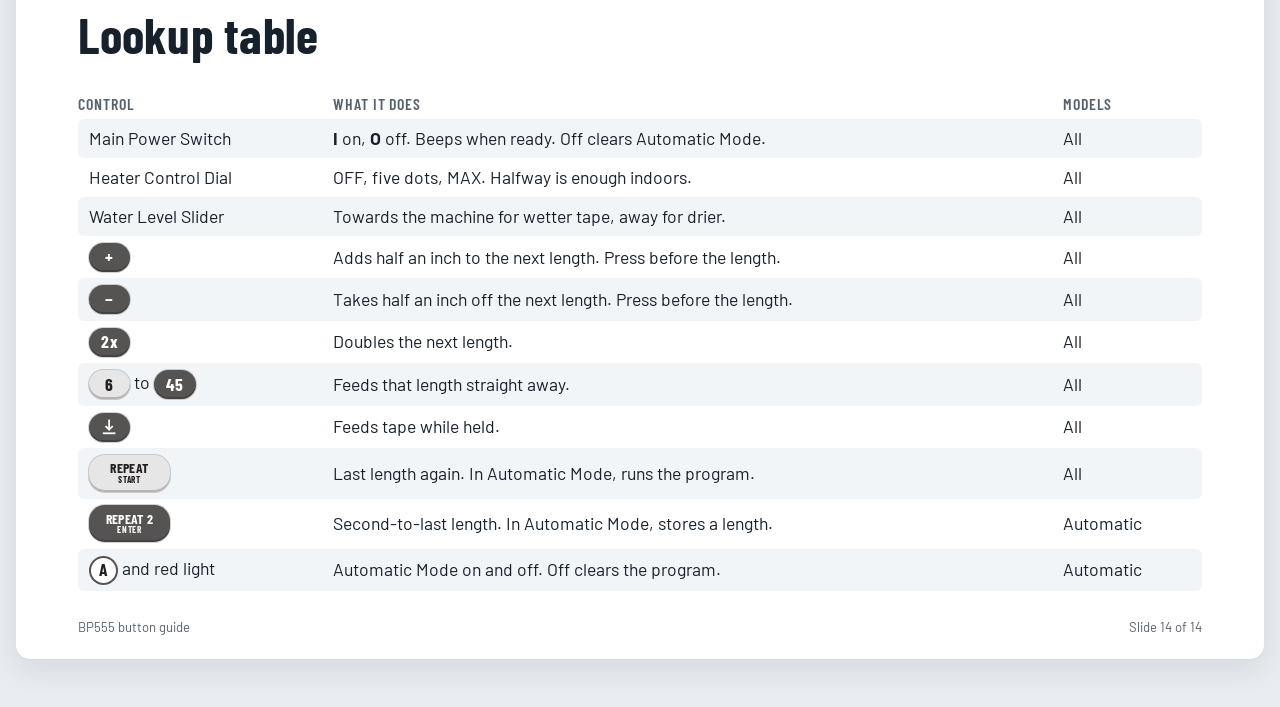
<file: bp555/controls.html>
<!doctype html>
<html lang="en-GB">
<head>
<meta charset="utf-8">
<meta name="viewport" content="width=device-width, initial-scale=1, viewport-fit=cover">
<title>BP555 Button Guide</title>
<meta name="description" content="Control-by-control reference for the Better Pack 555e (BP555): every button, switch and dial, what it does, which models have it and the mistake to avoid.">
<link rel="preconnect" href="https://fonts.googleapis.com">
<link rel="preconnect" href="https://fonts.gstatic.com" crossorigin>
<link rel="stylesheet" href="https://fonts.googleapis.com/css2?family=Barlow+Condensed:wght@600;700&family=Barlow:wght@400;500;600;700&family=IBM+Plex+Mono:wght@500&display=swap">
<link rel="stylesheet" href="https://fonts.googleapis.com/css2?family=Material+Symbols+Outlined:opsz,wght,FILL,GRAD@20..48,400..600,0..1,0&icon_names=arrow_forward,check,vertical_align_bottom,warning&display=block">
<link rel="stylesheet" href="assets/bp555.css">
<style>@page { size: 13.333in 7.5in; margin: 0; }</style>
</head>
<body data-deck="BP555 button guide">
<div class="bar">
  <a class="home" href="index.html">BP555 operator kit</a>
  <div class="actions">
    <a class="btn pdf-link" href="pdf/bp555-button-guide.pdf">PDF</a>
    <button class="btn solid" type="button" data-present>Present</button>
  </div>
</div>

<main class="deck">

<section class="slide"><div class="s cover">
  <div>
    <h1>Every BP555 control, explained</h1>
    <p class="lede">One slide per button, switch and dial: what it is, where it is, what it does, which machines have it and the mistake to avoid.</p>
    <p class="who">Supplied by <strong>Cotswold Packaging Group</strong><br>Based on the Better Packages 555e User Manual, Rev 3.1</p>
  </div>
  <img src="img/bp555-photo.png" alt="Better Pack 555e gummed tape dispenser">
</div></section>

<section class="slide"><div class="s">
  <h2>The eleven controls</h2>
  <div class="cols">
    <div class="s-body">
      <div class="photo-map" style="max-width:25cqw">
        <img src="img/bp555-photo.png" alt="BP555 with numbered pins on the main power switch, heater control dial and water tank">
        <span class="pin" style="left:46.4%;top:68.6%">1</span>
        <span class="pin" style="left:81.2%;top:44.5%">2</span>
        <span class="pin" style="left:70%;top:69%">3</span>
      </div>
      <dl class="spec">
        <dt>1</dt><dd>Main Power Switch</dd>
        <dt>2</dt><dd>Heater Control Dial</dd>
        <dt>3</dt><dd>Water Level Slider, right side of the tank</dd>
      </dl>
    </div>
    <div class="cols" style="grid-template-columns:auto 1fr">
      <div><div class="keypad" data-badges="+:4,A:5,-:6,2x:7,42:8,Random:9,REPEAT START:10,REPEAT 2 ENTER:11" aria-label="Keypad with numbered badges 4 to 11"></div></div>
      <dl class="spec">
        <dt>4</dt><dd><kbd>+</kbd> add half an inch</dd>
        <dt>5</dt><dd><kbd>A</kbd> Automatic Mode and its red light</dd>
        <dt>6</dt><dd><kbd>-</kbd> take off half an inch</dd>
        <dt>7</dt><dd><kbd>2x</kbd> double</dd>
        <dt>8</dt><dd>14 length buttons</dd>
        <dt>9</dt><dd><kbd>Random</kbd> hold to feed</dd>
        <dt>10</dt><dd><kbd>REPEAT START</kbd></dd>
        <dt>11</dt><dd><kbd>REPEAT 2 ENTER</kbd></dd>
      </dl>
    </div>
  </div>
</div></section>

<section class="slide"><div class="s">
  <h2>1 &nbsp;Main Power Switch</h2>
  <div class="cols fig-left">
    <div class="photo-map">
      <img src="img/bp555-photo.png" alt="BP555 with the main power switch marked">
      <span class="pin hot" style="left:46.4%;top:68.6%">1</span>
    </div>
    <dl class="spec">
      <dt>Type</dt><dd>Rocker switch</dd>
      <dt>Where</dt><dd>Lower front panel, below the keypad</dd>
      <dt>Does</dt><dd><strong>I</strong> is on. <strong>O</strong> is off.</dd>
      <dt>You hear</dt><dd>A beep once the machine has started up and is ready to use.</dd>
      <dt>Models</dt><dd>All</dd>
      <dt>Watch out</dt><dd>Switching off wipes any Automatic Mode program. If there is no beep at a working socket, call for service.</dd>
    </dl>
  </div>
</div></section>

<section class="slide"><div class="s">
  <h2>2 &nbsp;Heater Control Dial</h2>
  <div class="cols fig-left">
    <div class="plate"><img src="img/heater.png" alt="Manual drawing of the heater control dial and heater grips"><p class="cap">Manual, Figure 23.</p></div>
    <dl class="spec">
      <dt>Type</dt><dd>Rotary knob</dd>
      <dt>Where</dt><dd>On top of the heater, above the water tank</dd>
      <dt>Does</dt><dd>Sets the heat. Marked OFF, five dots, then MAX. Leaves the factory on OFF.</dd>
      <dt>You see</dt><dd>The dial position. Some machines have a limiter that stops it turning past a set point.</dd>
      <dt>Models</dt><dd>All. Every 555e uses the same heater.</dd>
      <dt>Watch out</dt><dd>In a heated or climate-controlled building, halfway is enough and the heater lasts longer. The underside is hot: handle it by the grip tabs, or wait 30 minutes.</dd>
    </dl>
  </div>
</div></section>

<section class="slide"><div class="s">
  <h2>3 &nbsp;Water Level Slider</h2>
  <div class="cols fig-left">
    <div class="plate h30"><img src="img/brush-tank.png" alt="Manual drawing of the water tank with the water level slider labelled"><p class="cap">Manual, Figure 19.</p></div>
    <dl class="spec">
      <dt>Type</dt><dd>Sliding tab</dd>
      <dt>Where</dt><dd>Right side of the water tank</dd>
      <dt>Does</dt><dd>Towards the machine raises the water level and wets the tape more. Away from the machine lowers it.</dd>
      <dt>You see</dt><dd>Properly wet tape feels oily and pulls strings of glue when two wet pieces are pulled apart.</dd>
      <dt>Models</dt><dd>All</dd>
      <dt>Watch out</dt><dd>Too low gives tacky, dry tape that will not bond. Too high gives watery tape that slips and sets slowly.</dd>
    </dl>
  </div>
</div></section>

<section class="slide"><div class="s">
  <h2>4 &nbsp;Plus</h2>
  <div class="cols wide-right">
    <div class="s-body"><p class="big-key" style="font-size:3.4em"><kbd>+</kbd></p></div>
    <dl class="spec">
      <dt>Type</dt><dd>Keypad button</dd>
      <dt>Where</dt><dd>Top left of the keypad</dd>
      <dt>Does</dt><dd>Adds half an inch (13 mm) to the length you press next. Twice adds one inch.</dd>
      <dt>Example</dt><dd><span class="seq"><kbd>+</kbd><kbd>24</kbd></span> gives 24.5 in. <span class="seq"><kbd>+</kbd><kbd>+</kbd><kbd>24</kbd></span> gives 25 in.</dd>
      <dt>Models</dt><dd>All</dd>
      <dt>Watch out</dt><dd>Press it <strong>before</strong> the length button. The length button dispenses straight away.</dd>
    </dl>
  </div>
</div></section>

<section class="slide"><div class="s">
  <h2>5 &nbsp;A and the Automatic Mode light</h2>
  <div class="cols wide-right">
    <div><div class="keypad auto-on" data-on="A" aria-label="Keypad with A highlighted and the red light on"></div></div>
    <dl class="spec">
      <dt>Type</dt><dd>Keypad button with a red indicator light beside it</dd>
      <dt>Where</dt><dd>Top right of the keypad</dd>
      <dt>Does</dt><dd>First press turns Automatic Mode on. Next press turns it off and returns to normal use.</dd>
      <dt>You see and hear</dt><dd>A beep, and the light next to <kbd>A</kbd> glows red while Automatic Mode is on.</dd>
      <dt>Models</dt><dd>Automatic models only <span class="model">eSA eLA eMA eFA eJA</span></dd>
      <dt>Watch out</dt><dd>Pressing <kbd>A</kbd> to turn it off also wipes the stored lengths.</dd>
    </dl>
  </div>
</div></section>

<section class="slide"><div class="s">
  <h2>6 &nbsp;Minus</h2>
  <div class="cols wide-right">
    <div class="s-body"><p class="big-key" style="font-size:3.4em"><kbd>-</kbd></p></div>
    <dl class="spec">
      <dt>Type</dt><dd>Keypad button</dd>
      <dt>Where</dt><dd>Second row, left, under <kbd>+</kbd></dd>
      <dt>Does</dt><dd>Takes half an inch (13 mm) off the length you press next. Twice takes off one inch.</dd>
      <dt>Example</dt><dd><span class="seq"><kbd>-</kbd><kbd>24</kbd></span> gives 23.5 in. <span class="seq"><kbd>-</kbd><kbd>-</kbd><kbd>24</kbd></span> gives 23 in.</dd>
      <dt>Models</dt><dd>All</dd>
      <dt>Watch out</dt><dd>Same rule as plus: adjustment first, then the length.</dd>
    </dl>
  </div>
</div></section>

<section class="slide"><div class="s">
  <h2>7 &nbsp;Double</h2>
  <div class="cols wide-right">
    <div class="s-body"><p class="big-key" style="font-size:3.4em"><kbd>2x</kbd></p></div>
    <dl class="spec">
      <dt>Type</dt><dd>Keypad button</dd>
      <dt>Where</dt><dd>Second row, right, under <kbd>A</kbd></dd>
      <dt>Does</dt><dd>Doubles the length you press next. Gets you past 45 inches.</dd>
      <dt>Example</dt><dd><span class="seq"><kbd>2x</kbd><kbd>24</kbd></span> gives 48 in.<br><span class="seq"><kbd>+</kbd><kbd>+</kbd><kbd>+</kbd><kbd>2x</kbd><kbd>24</kbd></span> gives 49.5 in.</dd>
      <dt>Models</dt><dd>All</dd>
      <dt>Watch out</dt><dd>Plus and minus are added after the doubling. Three presses of <kbd>+</kbd> with <kbd>2x</kbd> still add 1.5 inches, not 3.</dd>
    </dl>
  </div>
</div></section>

<section class="slide"><div class="s">
  <h2>8 &nbsp;Length buttons</h2>
  <div class="s-body">
    <div class="keyset" aria-label="The 14 length buttons">
      <kbd>6</kbd><kbd>12</kbd><kbd>18</kbd><kbd>24</kbd><kbd>30</kbd><kbd>36</kbd><kbd>42</kbd>
      <kbd>9</kbd><kbd>15</kbd><kbd>21</kbd><kbd>27</kbd><kbd>33</kbd><kbd>39</kbd><kbd>45</kbd>
    </div>
    <div class="cols">
      <dl class="spec">
        <dt>Type</dt><dd>14 colour-coded keypad buttons</dd>
        <dt>Where</dt><dd>Two columns down the middle of the keypad</dd>
        <dt>Does</dt><dd>Press one and that length is wetted, fed out and cut straight away.</dd>
      </dl>
      <dl class="spec">
        <dt>Models</dt><dd>Standard and automatic: 6 to 45 in. <span class="model">eL</span> 12 to 90 in. <span class="model">eM eMA eJ eJA</span> 15 to 145 cm.</dd>
        <dt>Watch out</dt><dd>Choose any <kbd>+</kbd>, <kbd>-</kbd> or <kbd>2x</kbd> first.</dd>
      </dl>
    </div>
  </div>
</div></section>

<section class="slide"><div class="s">
  <h2>9 &nbsp;Random</h2>
  <div class="cols wide-right">
    <div class="s-body"><p class="big-key" style="font-size:3.4em"><kbd>Random</kbd></p></div>
    <dl class="spec">
      <dt>Type</dt><dd>Keypad button, marked with a down arrow</dd>
      <dt>Where</dt><dd>Bottom of the right-hand column, under <kbd>9</kbd></dd>
      <dt>Does</dt><dd>Feeds tape for as long as you hold it down. Let go and it stops.</dd>
      <dt>Use it for</dt><dd>An odd length you have no button for. In Automatic Mode it can be one of the stored lengths.</dd>
      <dt>Models</dt><dd>All</dd>
      <dt>Watch out</dt><dd>It does not stop by itself. Release it when you have enough tape.</dd>
    </dl>
  </div>
</div></section>

<section class="slide"><div class="s">
  <h2>10 &nbsp;REPEAT START</h2>
  <div class="s-body">
    <p class="big-key"><kbd>REPEAT START</kbd></p>
    <div class="vs">
      <div><h3>Normal use</h3><p>Feeds the last length you dispensed again. One press per carton when you are sealing a run of the same size.</p></div>
      <div><h3>In Automatic Mode</h3><p>Starts the stored program. The first length feeds out, and each piece after that comes out when you tear the last one off.</p></div>
    </div>
    <dl class="spec">
      <dt>Where</dt><dd>Bottom left of the keypad, the large light grey key</dd>
      <dt>Models</dt><dd>All</dd>
    </dl>
  </div>
</div></section>

<section class="slide"><div class="s">
  <h2>11 &nbsp;REPEAT 2 ENTER</h2>
  <div class="s-body">
    <p class="big-key"><kbd>REPEAT 2 ENTER</kbd></p>
    <div class="vs">
      <div><h3>Normal use</h3><p>Feeds the second-to-last length you dispensed. Useful when you alternate between two carton sizes.</p></div>
      <div><h3>In Automatic Mode</h3><p>Stores the length you just dispensed. Press it after each piece you want in the program, up to three.</p></div>
    </div>
    <dl class="spec">
      <dt>Where</dt><dd>Bottom right of the keypad, the large dark grey key</dd>
      <dt>Models</dt><dd>Automatic models only <span class="model">eSA eLA eMA eFA eJA</span></dd>
    </dl>
  </div>
</div></section>

<section class="slide"><div class="s">
  <h2>Lookup table</h2>
  <div style="overflow-x:auto">
    <table class="lookup">
      <thead><tr><th>Control</th><th>What it does</th><th>Models</th></tr></thead>
      <tbody>
        <tr><td>Main Power Switch</td><td><strong>I</strong> on, <strong>O</strong> off. Beeps when ready. Off clears Automatic Mode.</td><td>All</td></tr>
        <tr><td>Heater Control Dial</td><td>OFF, five dots, MAX. Halfway is enough indoors.</td><td>All</td></tr>
        <tr><td>Water Level Slider</td><td>Towards the machine for wetter tape, away for drier.</td><td>All</td></tr>
        <tr><td><kbd>+</kbd></td><td>Adds half an inch to the next length. Press before the length.</td><td>All</td></tr>
        <tr><td><kbd>-</kbd></td><td>Takes half an inch off the next length. Press before the length.</td><td>All</td></tr>
        <tr><td><kbd>2x</kbd></td><td>Doubles the next length.</td><td>All</td></tr>
        <tr><td><kbd>6</kbd> to <kbd>45</kbd></td><td>Feeds that length straight away.</td><td>All</td></tr>
        <tr><td><kbd>Random</kbd></td><td>Feeds tape while held.</td><td>All</td></tr>
        <tr><td><kbd>REPEAT START</kbd></td><td>Last length again. In Automatic Mode, runs the program.</td><td>All</td></tr>
        <tr><td><kbd>REPEAT 2 ENTER</kbd></td><td>Second-to-last length. In Automatic Mode, stores a length.</td><td>Automatic</td></tr>
        <tr><td><kbd>A</kbd> and red light</td><td>Automatic Mode on and off. Off clears the program.</td><td>Automatic</td></tr>
      </tbody>
    </table>
  </div>
</div></section>

</main>
<script src="assets/bp555.js"></script>
</body>
</html>
</file>
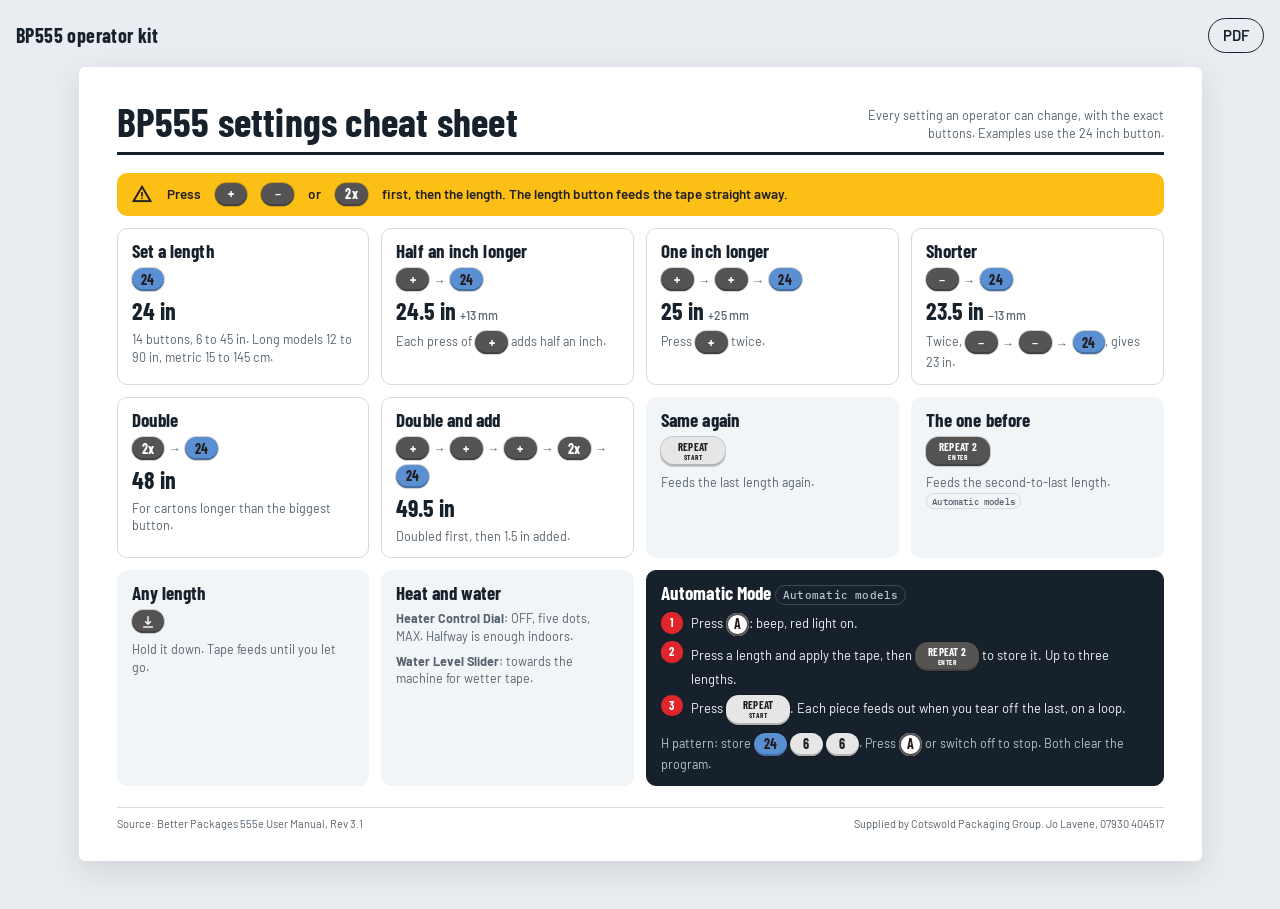
<file: bp555/settings-sheet.html>
<!doctype html>
<html lang="en-GB">
<head>
<meta charset="utf-8">
<meta name="viewport" content="width=device-width, initial-scale=1, viewport-fit=cover">
<title>BP555 Settings Cheat Sheet</title>
<meta name="description" content="A4 landscape cheat sheet: every setting an operator can change on the BP555, with the exact button sequence and a worked example.">
<link rel="preconnect" href="https://fonts.googleapis.com">
<link rel="preconnect" href="https://fonts.gstatic.com" crossorigin>
<link rel="stylesheet" href="https://fonts.googleapis.com/css2?family=Barlow+Condensed:wght@600;700&family=Barlow:wght@400;500;600;700&family=IBM+Plex+Mono:wght@500&display=swap">
<link rel="stylesheet" href="https://fonts.googleapis.com/css2?family=Material+Symbols+Outlined:opsz,wght,FILL,GRAD@20..48,400..600,0..1,0&icon_names=arrow_forward,check,vertical_align_bottom,warning&display=block">
<link rel="stylesheet" href="assets/bp555.css">
<style>
@page { size: A4 landscape; margin: 0; }
.tiles { display: grid; grid-template-columns: repeat(4, 1fr); gap: 12px; }
.tile { border: 1.5px solid var(--line); border-radius: 10px; padding: 12px 14px; display: grid; gap: 8px; align-content: start; }
.tile h2 { font-size: 19px; }
.tile p.res { font: 700 24px/1 var(--display); color: var(--ink); }
.tile h2 .model { font-size: 11px; vertical-align: middle; }
.tile .res small { font: 500 12px/1 var(--body); color: var(--muted); margin-left: 4px; }
.tile p { color: var(--muted); font-size: 12.5px; }
.tile .seq { font-size: 15px; }
.tile.tint { background: var(--tint); border-color: transparent; }
.tile.dark { background: #17212b; border-color: #17212b; color: #f1f4f7; grid-column: span 2; }
.tile.dark h2 { color: #fff; }
.tile.dark p { color: #b9c4cf; }
.tile.dark .model { color: #b9c4cf; border-color: #3a4a5a; }
.tile.dark ol.steps > li::before { background: #e0262b; color: #fff; }
.tile.dark ol.steps { gap: 6px; font-size: 13px; }
.rule { display: flex; gap: 14px; align-items: center; background: #fbbf16; color: #231f20; border-radius: 10px; padding: 10px 14px; font-weight: 600; }
.rule .ms { font-size: 22px; }
.wrap { display: grid; gap: 12px; align-content: start; }
@media screen and (max-width: 1160px) { .tiles { grid-template-columns: repeat(2, 1fr); } }
@media screen and (max-width: 600px) { .tiles { grid-template-columns: 1fr; } .tile.dark { grid-column: auto; } }
</style>
</head>
<body>
<div class="bar">
  <a class="home" href="index.html">BP555 operator kit</a>
  <div class="actions"><a class="btn pdf-link" href="pdf/bp555-settings-sheet.pdf">PDF</a></div>
</div>

<article class="sheet landscape">
  <header class="sh">
    <h1>BP555 settings cheat sheet</h1>
    <p>Every setting an operator can change, with the exact buttons. Examples use the 24 inch button.</p>
  </header>

  <div class="wrap">
    <p class="rule"><span class="ms" aria-hidden="true">warning</span>Press <kbd>+</kbd> <kbd>-</kbd> or <kbd>2x</kbd> first, then the length. The length button feeds the tape straight away.</p>
    <div class="tiles">
      <section class="tile"><h2>Set a length</h2><span class="seq"><kbd>24</kbd></span><p class="res">24 in</p><p>14 buttons, 6 to 45 in. Long models 12 to 90 in, metric 15 to 145 cm.</p></section>
      <section class="tile"><h2>Half an inch longer</h2><span class="seq"><kbd>+</kbd><kbd>24</kbd></span><p class="res">24.5 in<small>+13 mm</small></p><p>Each press of <kbd>+</kbd> adds half an inch.</p></section>
      <section class="tile"><h2>One inch longer</h2><span class="seq"><kbd>+</kbd><kbd>+</kbd><kbd>24</kbd></span><p class="res">25 in<small>+25 mm</small></p><p>Press <kbd>+</kbd> twice.</p></section>
      <section class="tile"><h2>Shorter</h2><span class="seq"><kbd>-</kbd><kbd>24</kbd></span><p class="res">23.5 in<small>−13 mm</small></p><p>Twice, <span class="seq"><kbd>-</kbd><kbd>-</kbd><kbd>24</kbd></span>, gives 23 in.</p></section>
      <section class="tile"><h2>Double</h2><span class="seq"><kbd>2x</kbd><kbd>24</kbd></span><p class="res">48 in</p><p>For cartons longer than the biggest button.</p></section>
      <section class="tile"><h2>Double and add</h2><span class="seq"><kbd>+</kbd><kbd>+</kbd><kbd>+</kbd><kbd>2x</kbd><kbd>24</kbd></span><p class="res">49.5 in</p><p>Doubled first, then 1.5 in added.</p></section>
      <section class="tile tint"><h2>Same again</h2><span class="seq"><kbd>REPEAT START</kbd></span><p>Feeds the last length again.</p></section>
      <section class="tile tint"><h2>The one before</h2><span class="seq"><kbd>REPEAT 2 ENTER</kbd></span><p>Feeds the second-to-last length. <span class="model">Automatic models</span></p></section>
      <section class="tile tint"><h2>Any length</h2><span class="seq"><kbd>Random</kbd></span><p>Hold it down. Tape feeds until you let go.</p></section>
      <section class="tile tint"><h2>Heat and water</h2><p><strong>Heater Control Dial</strong>: OFF, five dots, MAX. Halfway is enough indoors.</p><p><strong>Water Level Slider</strong>: towards the machine for wetter tape.</p></section>
      <section class="tile dark">
        <h2>Automatic Mode <span class="model">Automatic models</span></h2>
        <ol class="steps">
          <li>Press <kbd>A</kbd>: beep, red light on.</li>
          <li>Press a length and apply the tape, then <kbd>REPEAT 2 ENTER</kbd> to store it. Up to three lengths.</li>
          <li>Press <kbd>REPEAT START</kbd>. Each piece feeds out when you tear off the last, on a loop.</li>
        </ol>
        <p>H pattern: store <kbd>24</kbd> <kbd>6</kbd> <kbd>6</kbd>. Press <kbd>A</kbd> or switch off to stop. Both clear the program.</p>
      </section>
    </div>
  </div>

  <footer class="sf">
    <span>Source: Better Packages 555e User Manual, Rev 3.1</span>
    <span>Supplied by Cotswold Packaging Group. Jo Lavene, 07930 404517</span>
  </footer>
</article>

<script src="assets/bp555.js"></script>
</body>
</html>
</file>
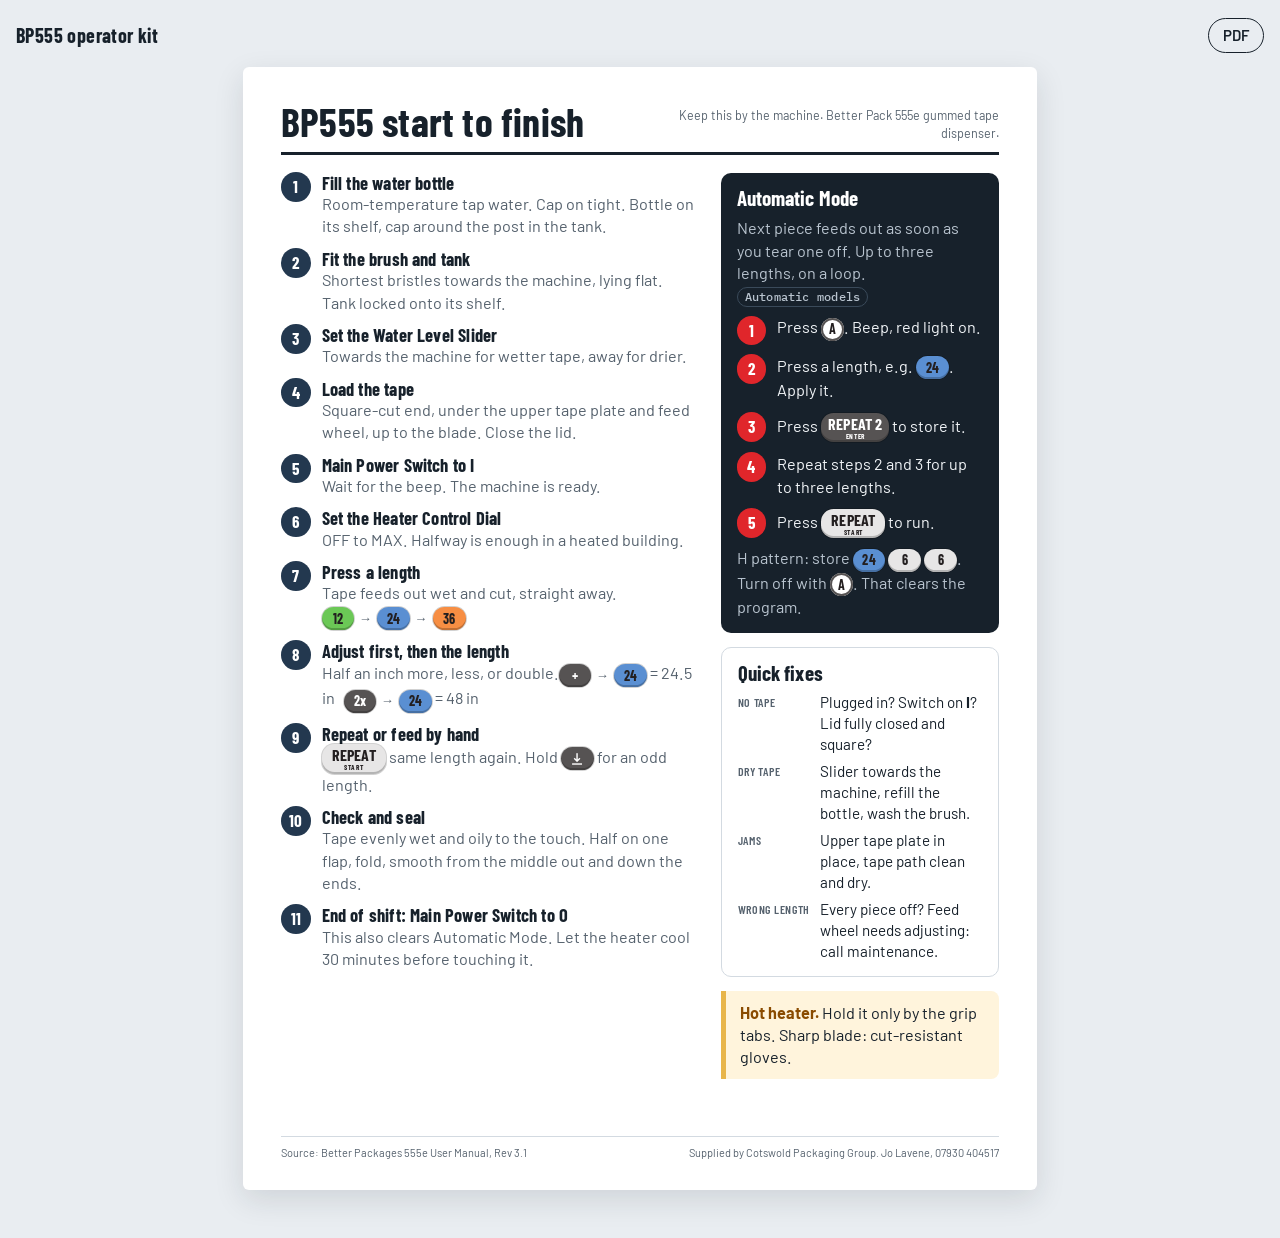
<file: bp555/start-card.html>
<!doctype html>
<html lang="en-GB">
<head>
<meta charset="utf-8">
<meta name="viewport" content="width=device-width, initial-scale=1, viewport-fit=cover">
<title>BP555 Start Card</title>
<meta name="description" content="A4 quick reference for running the BP555 from start to finish, with Automatic Mode and quick fixes on the side.">
<link rel="preconnect" href="https://fonts.googleapis.com">
<link rel="preconnect" href="https://fonts.gstatic.com" crossorigin>
<link rel="stylesheet" href="https://fonts.googleapis.com/css2?family=Barlow+Condensed:wght@600;700&family=Barlow:wght@400;500;600;700&family=IBM+Plex+Mono:wght@500&display=swap">
<link rel="stylesheet" href="https://fonts.googleapis.com/css2?family=Material+Symbols+Outlined:opsz,wght,FILL,GRAD@20..48,400..600,0..1,0&icon_names=arrow_forward,check,vertical_align_bottom,warning&display=block">
<link rel="stylesheet" href="assets/bp555.css">
<style>
@page { size: A4; margin: 0; }
.sheet { font-size: 16.2px; }
.flow { display: grid; grid-template-columns: 1.5fr 1fr; gap: 22px; align-items: start; }
.flow ol.steps { gap: 11px; }
.flow ol.steps > li { padding-left: 2.5em; }
.flow ol.steps > li::before { font-size: 1.05em; }
.flow ol.steps b { font-family: var(--display); font-size: 1.14em; letter-spacing: .01em; display: block; line-height: 1.1; }
.flow ol.steps span.d { color: var(--muted); }
.side { display: grid; gap: 14px; }
.panel { border-radius: 10px; padding: 14px 16px; display: grid; gap: 9px; }
.panel.auto { background: #17212b; color: #f1f4f7; }
.panel.auto h2 { color: #fff; }
.panel.auto ol.steps > li::before { background: #e0262b; color: #fff; }
.panel.auto .d { color: #b9c4cf; }
.panel.auto .model { color: #b9c4cf; border-color: #3a4a5a; }
.panel.fix { border: 1.5px solid var(--line); }
.panel dl.spec { gap: 6px 10px; font-size: .94em; }
.panel h2 { font-size: 21px; }
@media screen and (max-width: 830px) { .flow { grid-template-columns: 1fr; } }
</style>
</head>
<body>
<div class="bar">
  <a class="home" href="index.html">BP555 operator kit</a>
  <div class="actions"><a class="btn pdf-link" href="pdf/bp555-start-card.pdf">PDF</a></div>
</div>

<article class="sheet">
  <header class="sh">
    <h1>BP555 start to finish</h1>
    <p>Keep this by the machine. Better Pack 555e gummed tape dispenser.</p>
  </header>

  <div class="flow">
    <ol class="steps">
      <li><b>Fill the water bottle</b><span class="d">Room-temperature tap water. Cap on tight. Bottle on its shelf, cap around the post in the tank.</span></li>
      <li><b>Fit the brush and tank</b><span class="d">Shortest bristles towards the machine, lying flat. Tank locked onto its shelf.</span></li>
      <li><b>Set the Water Level Slider</b><span class="d">Towards the machine for wetter tape, away for drier.</span></li>
      <li><b>Load the tape</b><span class="d">Square-cut end, under the upper tape plate and feed wheel, up to the blade. Close the lid.</span></li>
      <li><b>Main Power Switch to I</b><span class="d">Wait for the beep. The machine is ready.</span></li>
      <li><b>Set the Heater Control Dial</b><span class="d">OFF to MAX. Halfway is enough in a heated building.</span></li>
      <li><b>Press a length</b><span class="d">Tape feeds out wet and cut, straight away.</span><span class="seq"><kbd>12</kbd><kbd>24</kbd><kbd>36</kbd></span></li>
      <li><b>Adjust first, then the length</b><span class="d">Half an inch more, less, or double.</span><span class="seq"><kbd>+</kbd><kbd>24</kbd></span> <span class="d">= 24.5 in</span> &nbsp; <span class="seq"><kbd>2x</kbd><kbd>24</kbd></span> <span class="d">= 48 in</span></li>
      <li><b>Repeat or feed by hand</b><span class="d"><kbd>REPEAT START</kbd> same length again. Hold <kbd>Random</kbd> for an odd length.</span></li>
      <li><b>Check and seal</b><span class="d">Tape evenly wet and oily to the touch. Half on one flap, fold, smooth from the middle out and down the ends.</span></li>
      <li><b>End of shift: Main Power Switch to O</b><span class="d">This also clears Automatic Mode. Let the heater cool 30 minutes before touching it.</span></li>
    </ol>

    <div class="side">
      <section class="panel auto">
        <h2>Automatic Mode</h2>
        <p class="d">Next piece feeds out as soon as you tear one off. Up to three lengths, on a loop. <span class="model">Automatic models</span></p>
        <ol class="steps">
          <li>Press <kbd>A</kbd>. Beep, red light on.</li>
          <li>Press a length, e.g. <kbd>24</kbd>. Apply it.</li>
          <li>Press <kbd>REPEAT 2 ENTER</kbd> to store it.</li>
          <li>Repeat steps 2 and 3 for up to three lengths.</li>
          <li>Press <kbd>REPEAT START</kbd> to run.</li>
        </ol>
        <p class="d">H pattern: store <kbd>24</kbd> <kbd>6</kbd> <kbd>6</kbd>. Turn off with <kbd>A</kbd>. That clears the program.</p>
      </section>

      <section class="panel fix">
        <h2>Quick fixes</h2>
        <dl class="spec">
          <dt>No tape</dt><dd>Plugged in? Switch on <strong>I</strong>? Lid fully closed and square?</dd>
          <dt>Dry tape</dt><dd>Slider towards the machine, refill the bottle, wash the brush.</dd>
          <dt>Jams</dt><dd>Upper tape plate in place, tape path clean and dry.</dd>
          <dt>Wrong length</dt><dd>Every piece off? Feed wheel needs adjusting: call maintenance.</dd>
        </dl>
      </section>

      <p class="warn"><strong>Hot heater.</strong> Hold it only by the grip tabs. Sharp blade: cut-resistant gloves.</p>
    </div>
  </div>

  <footer class="sf">
    <span>Source: Better Packages 555e User Manual, Rev 3.1</span>
    <span>Supplied by Cotswold Packaging Group. Jo Lavene, 07930 404517</span>
  </footer>
</article>

<script src="assets/bp555.js"></script>
</body>
</html>
</file>
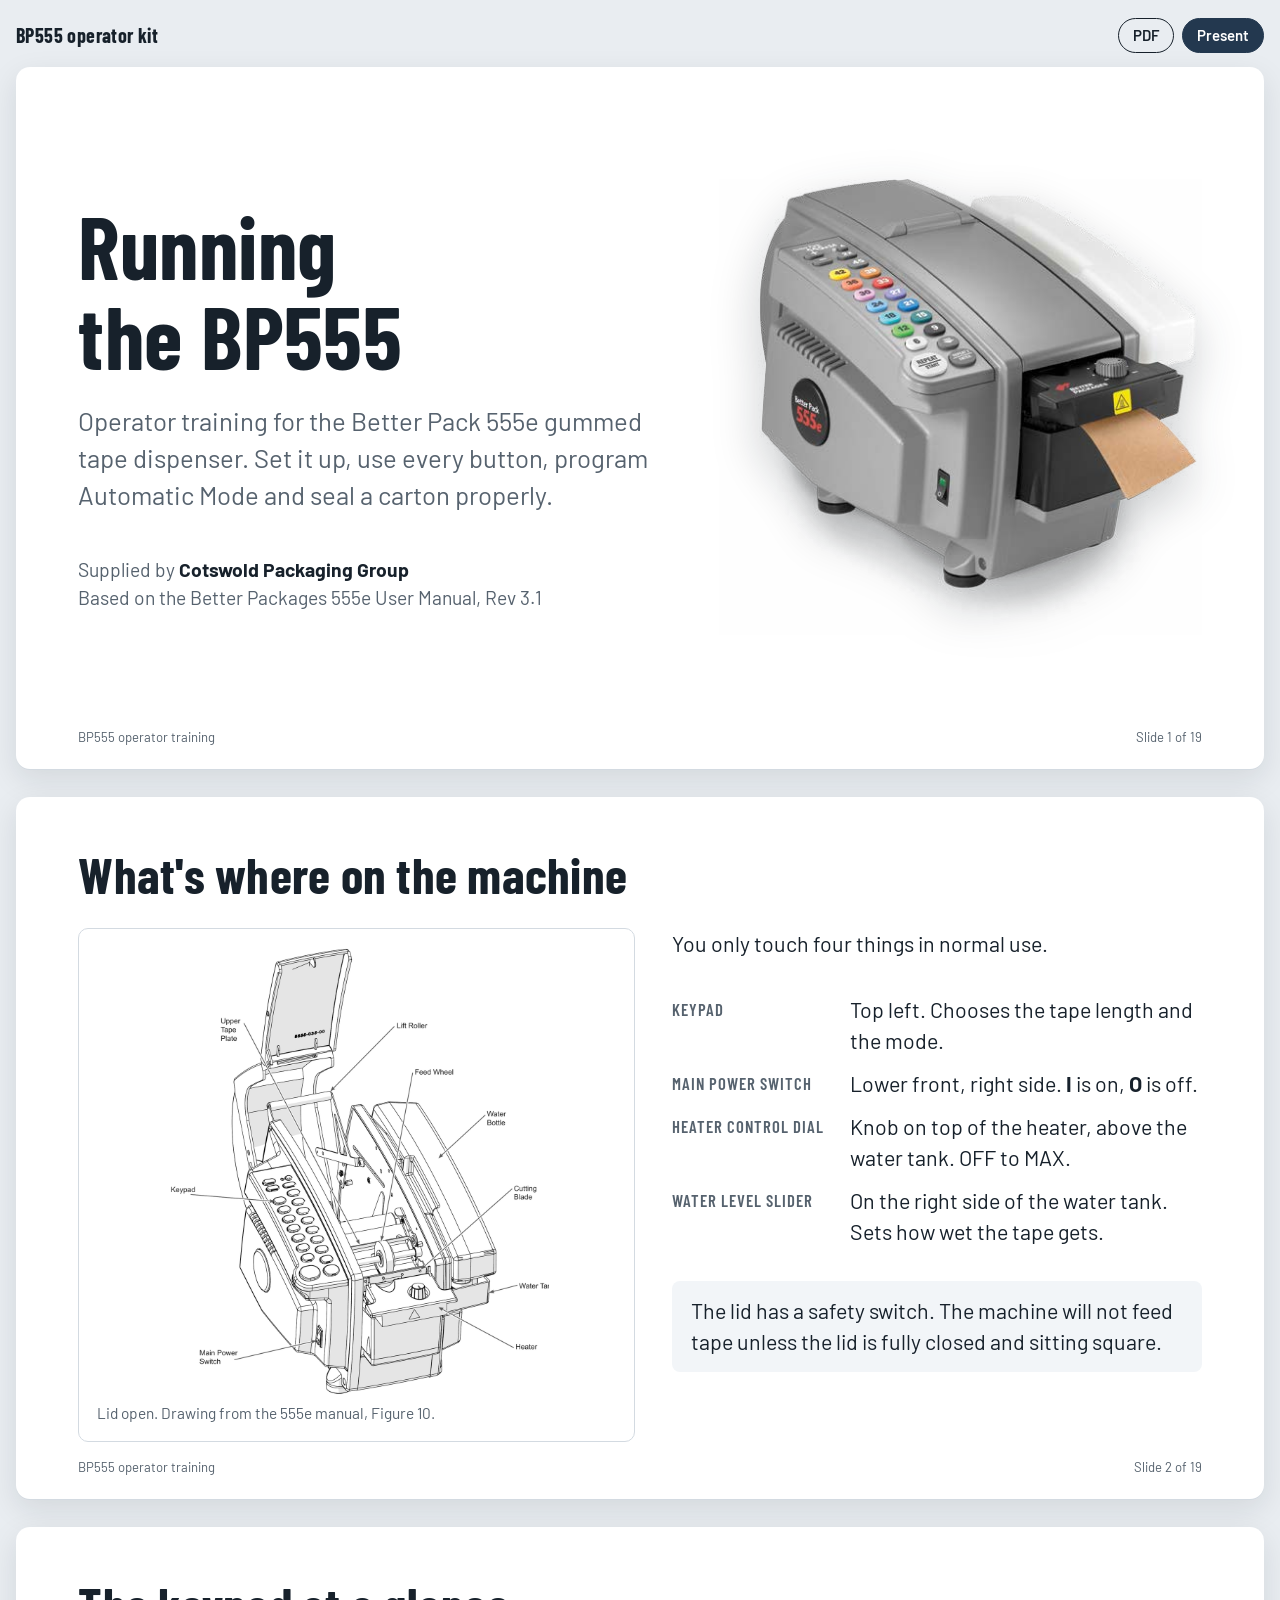
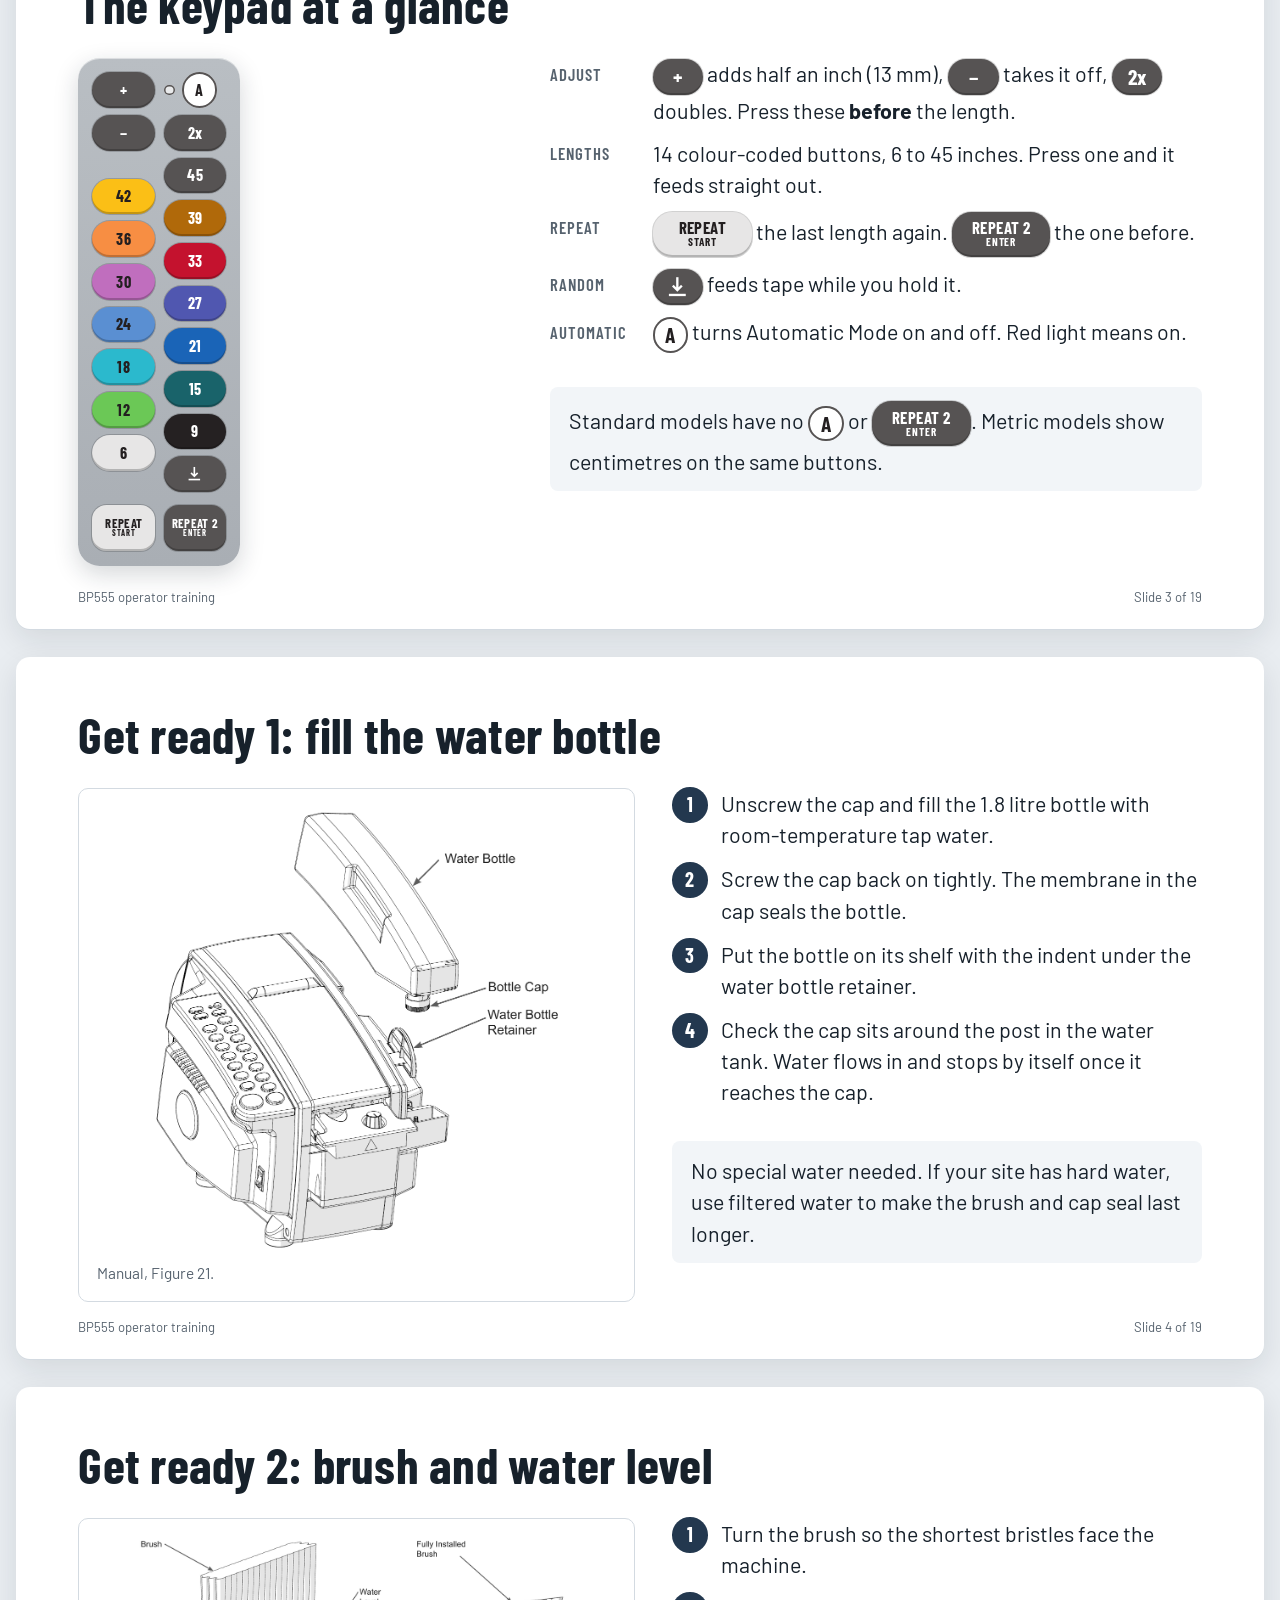
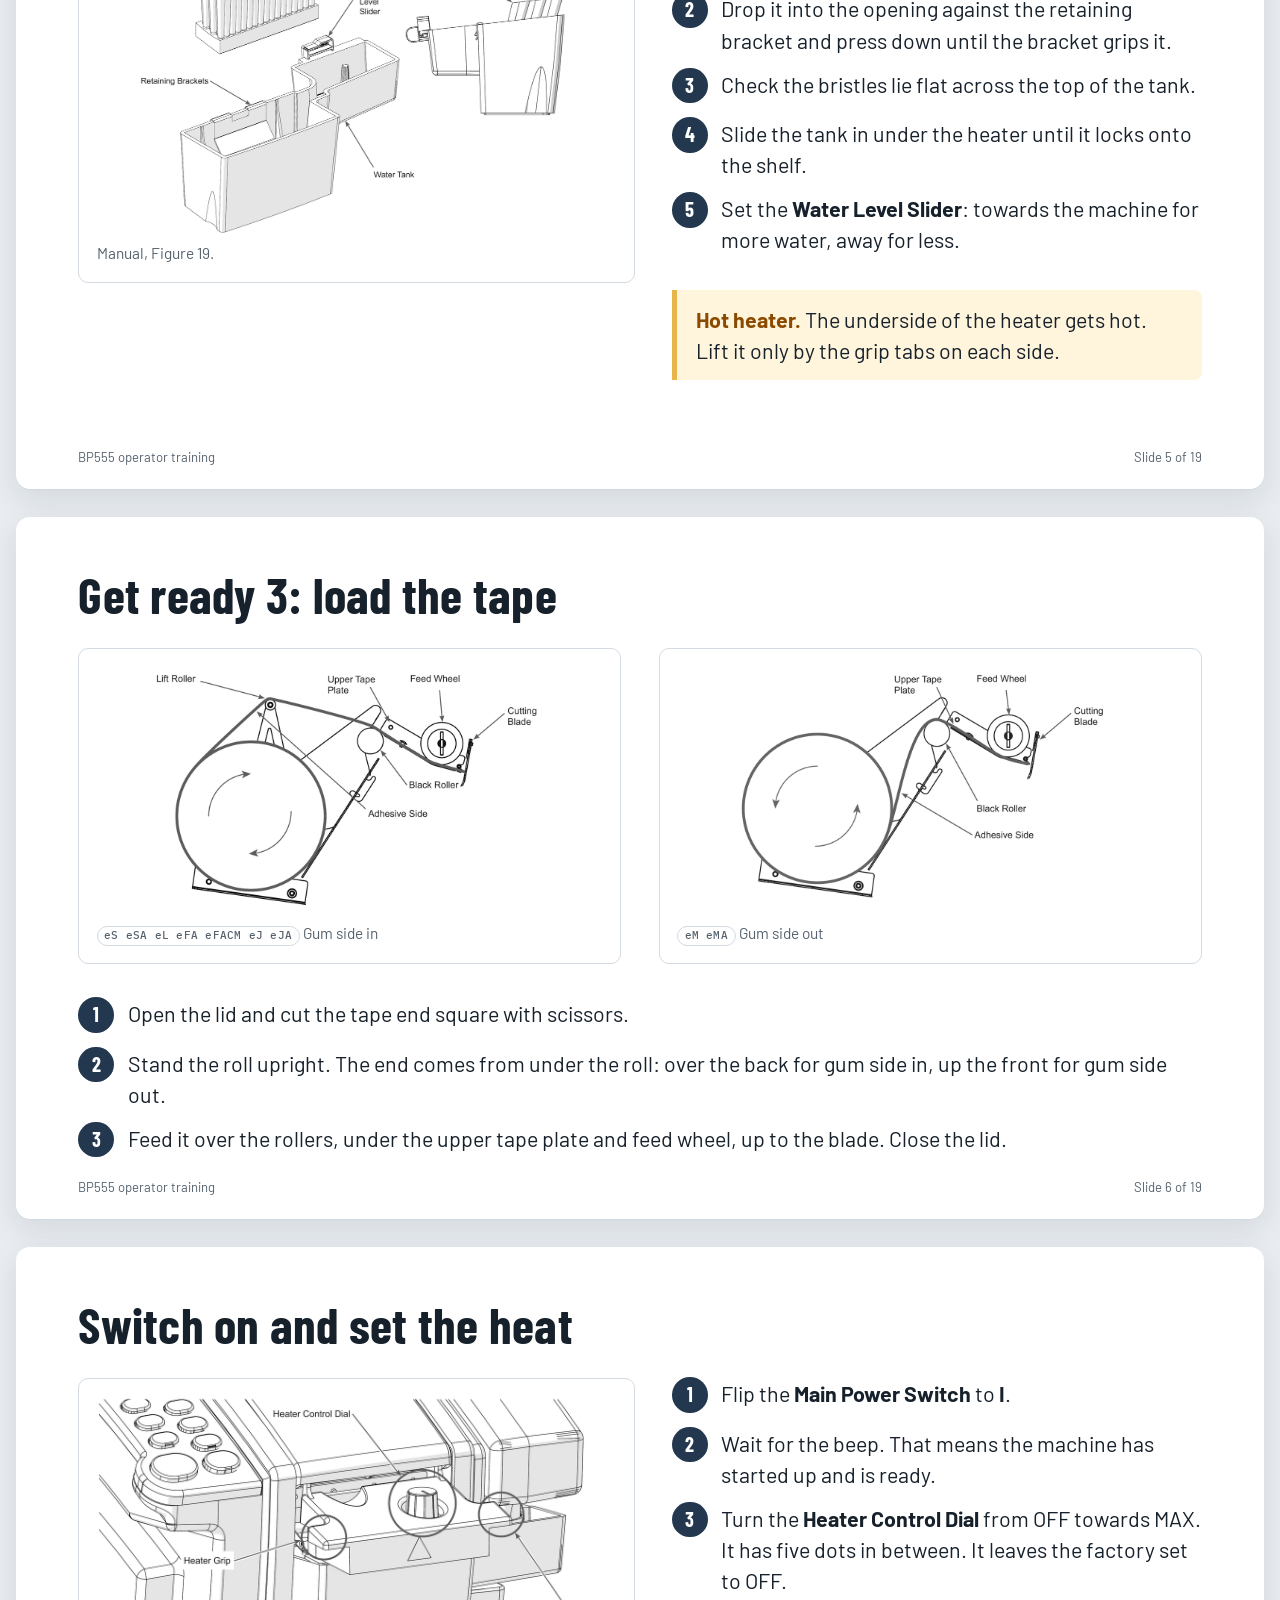
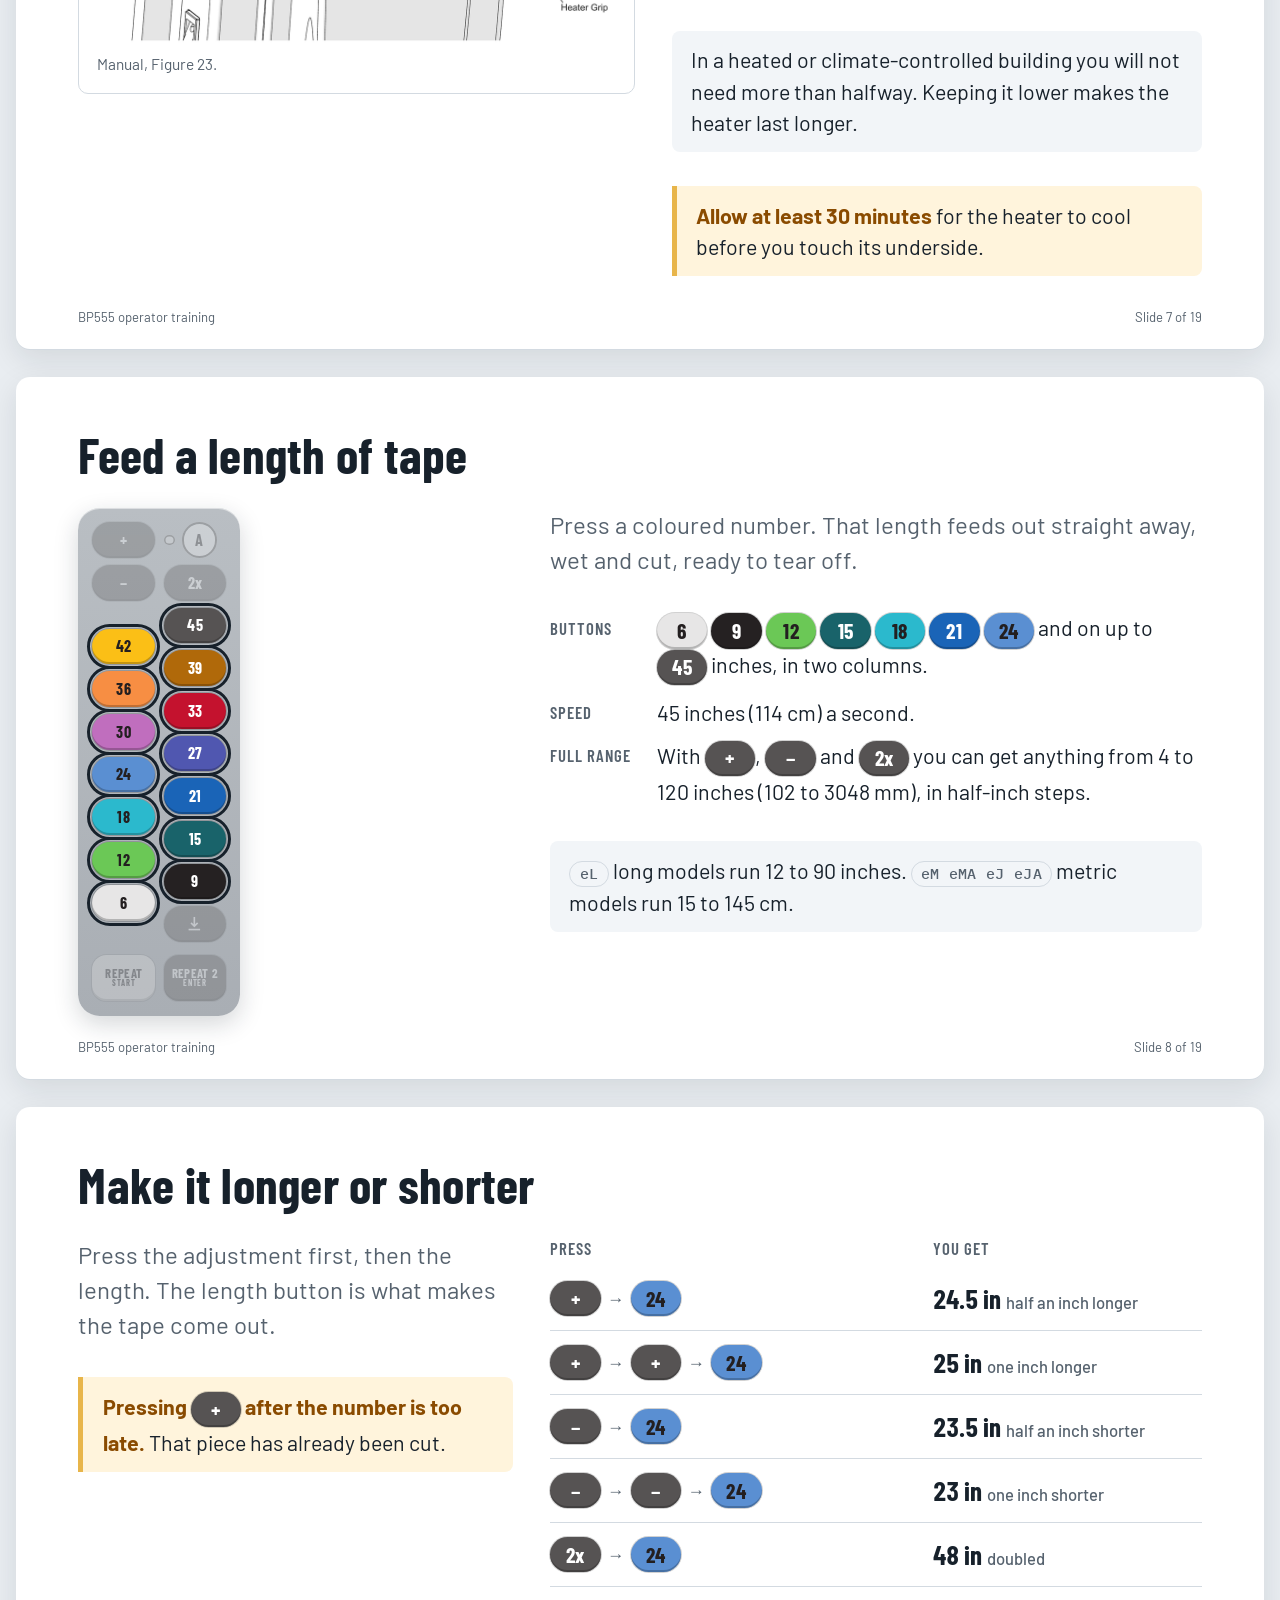
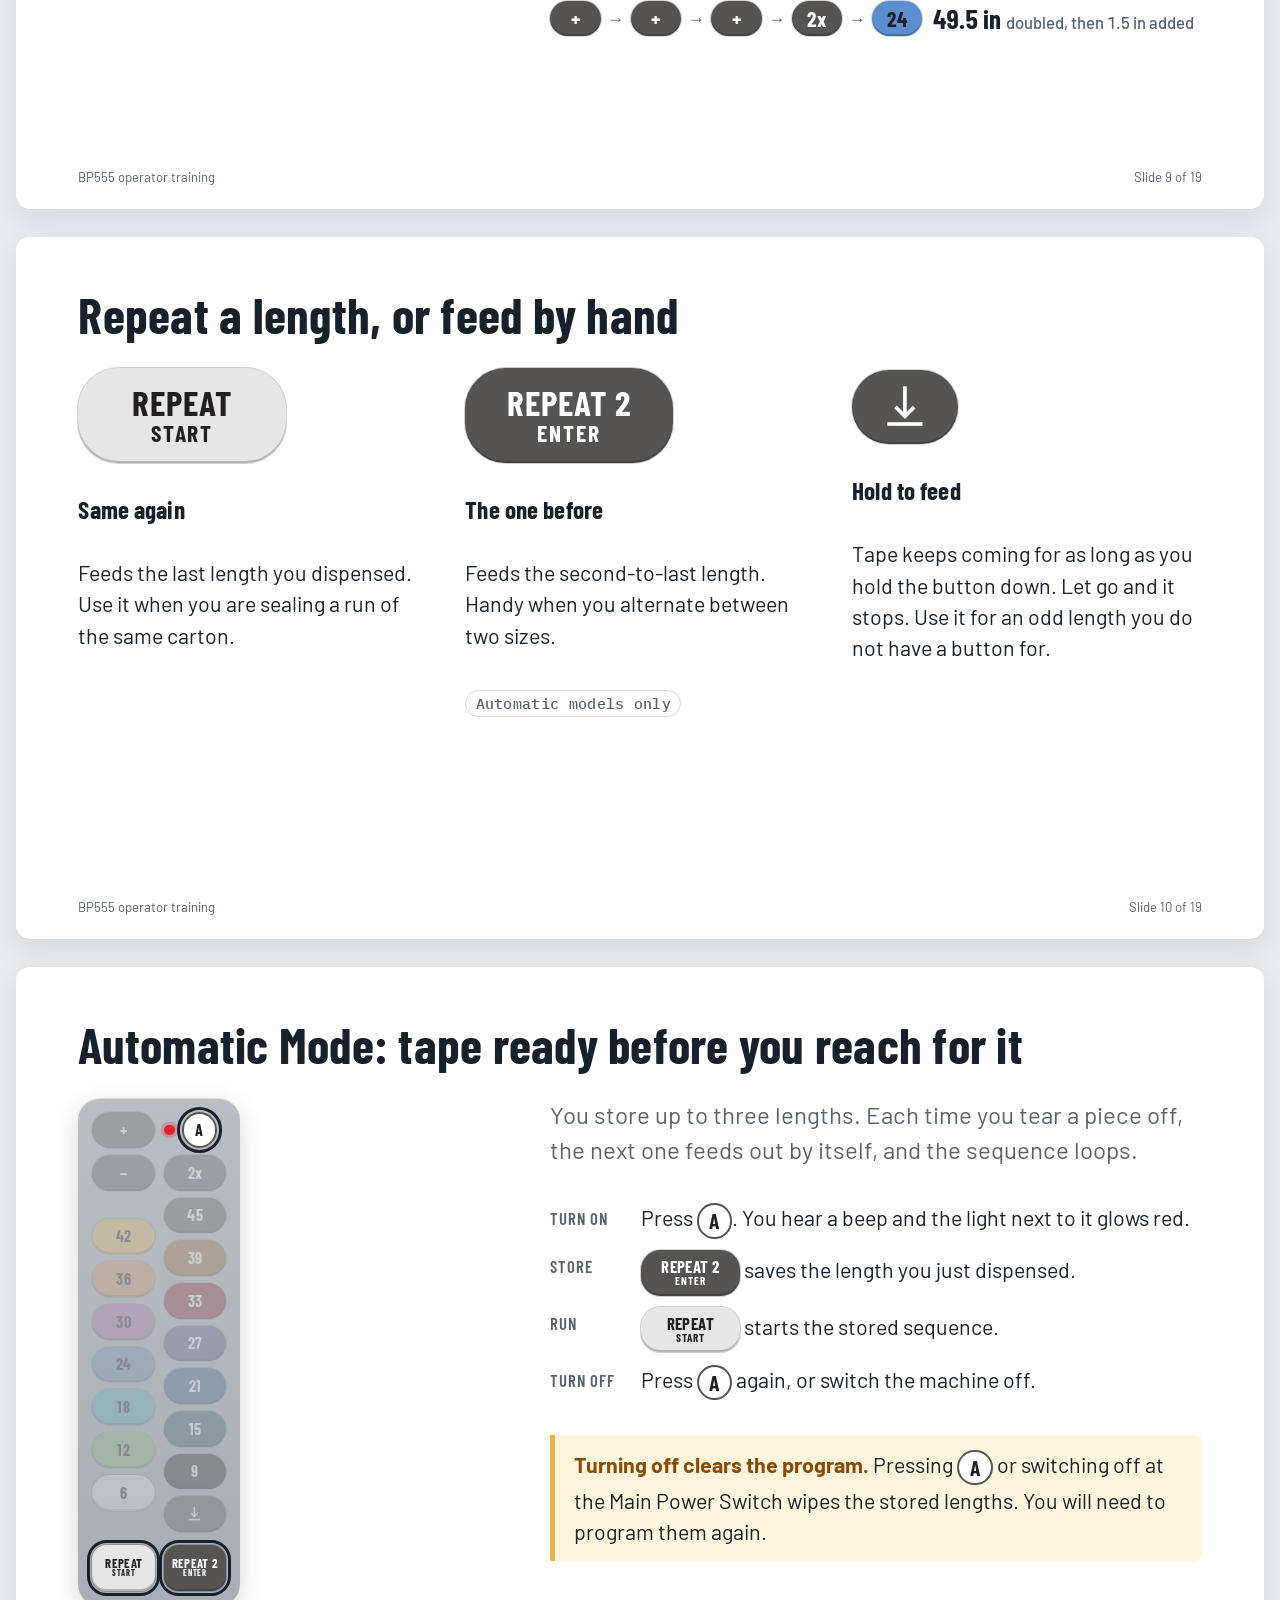
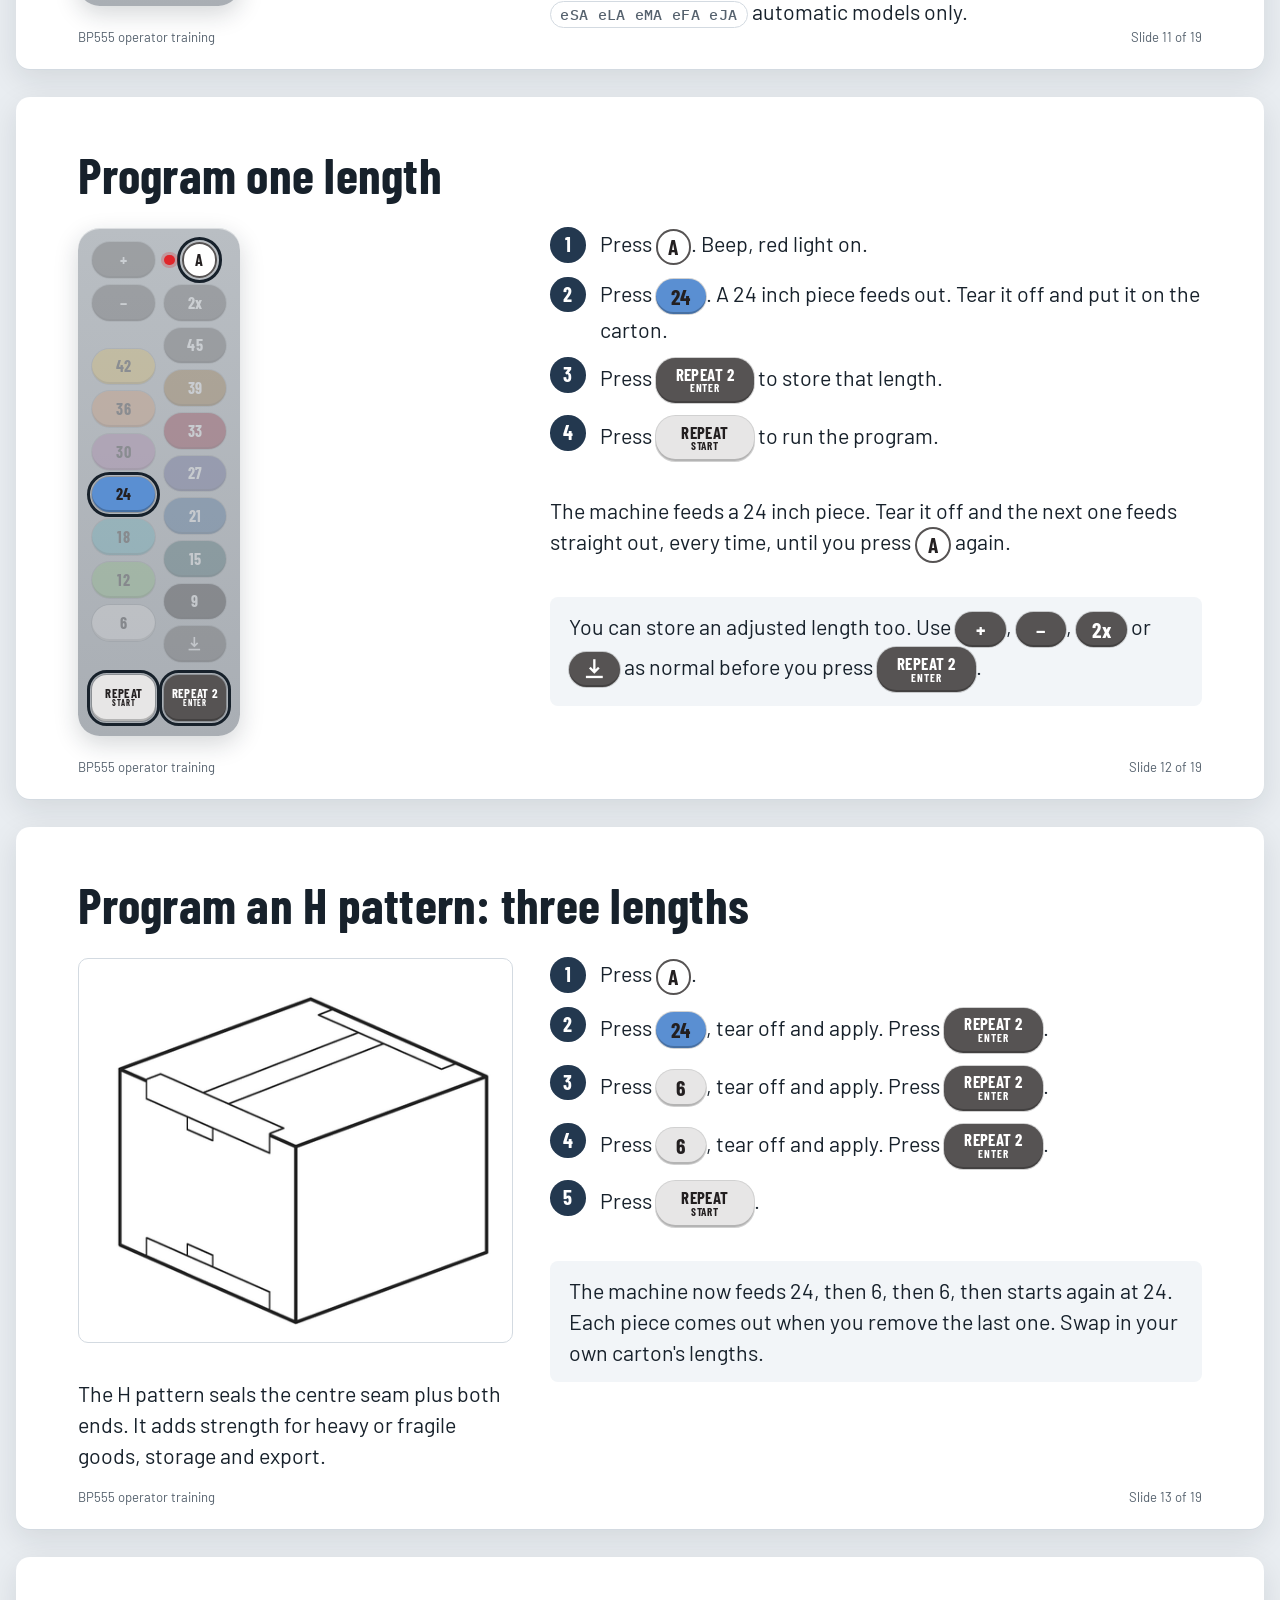
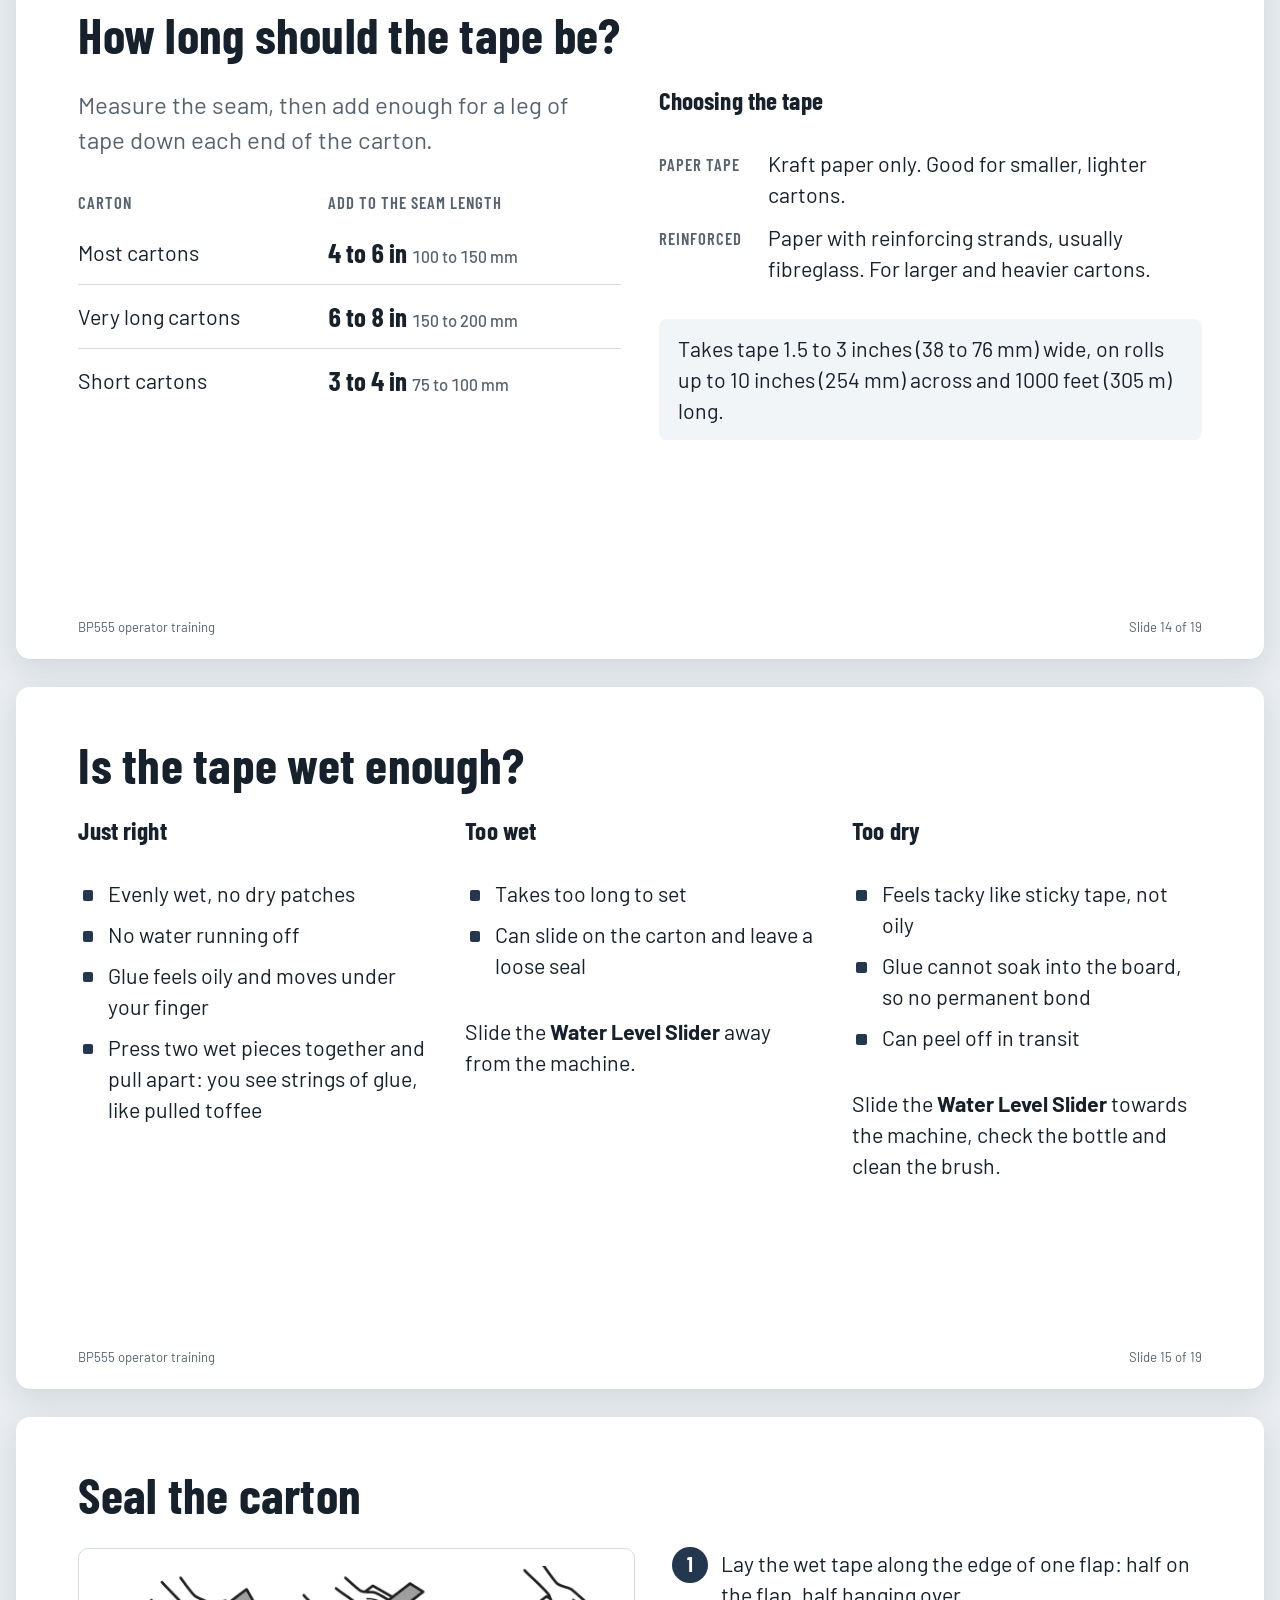
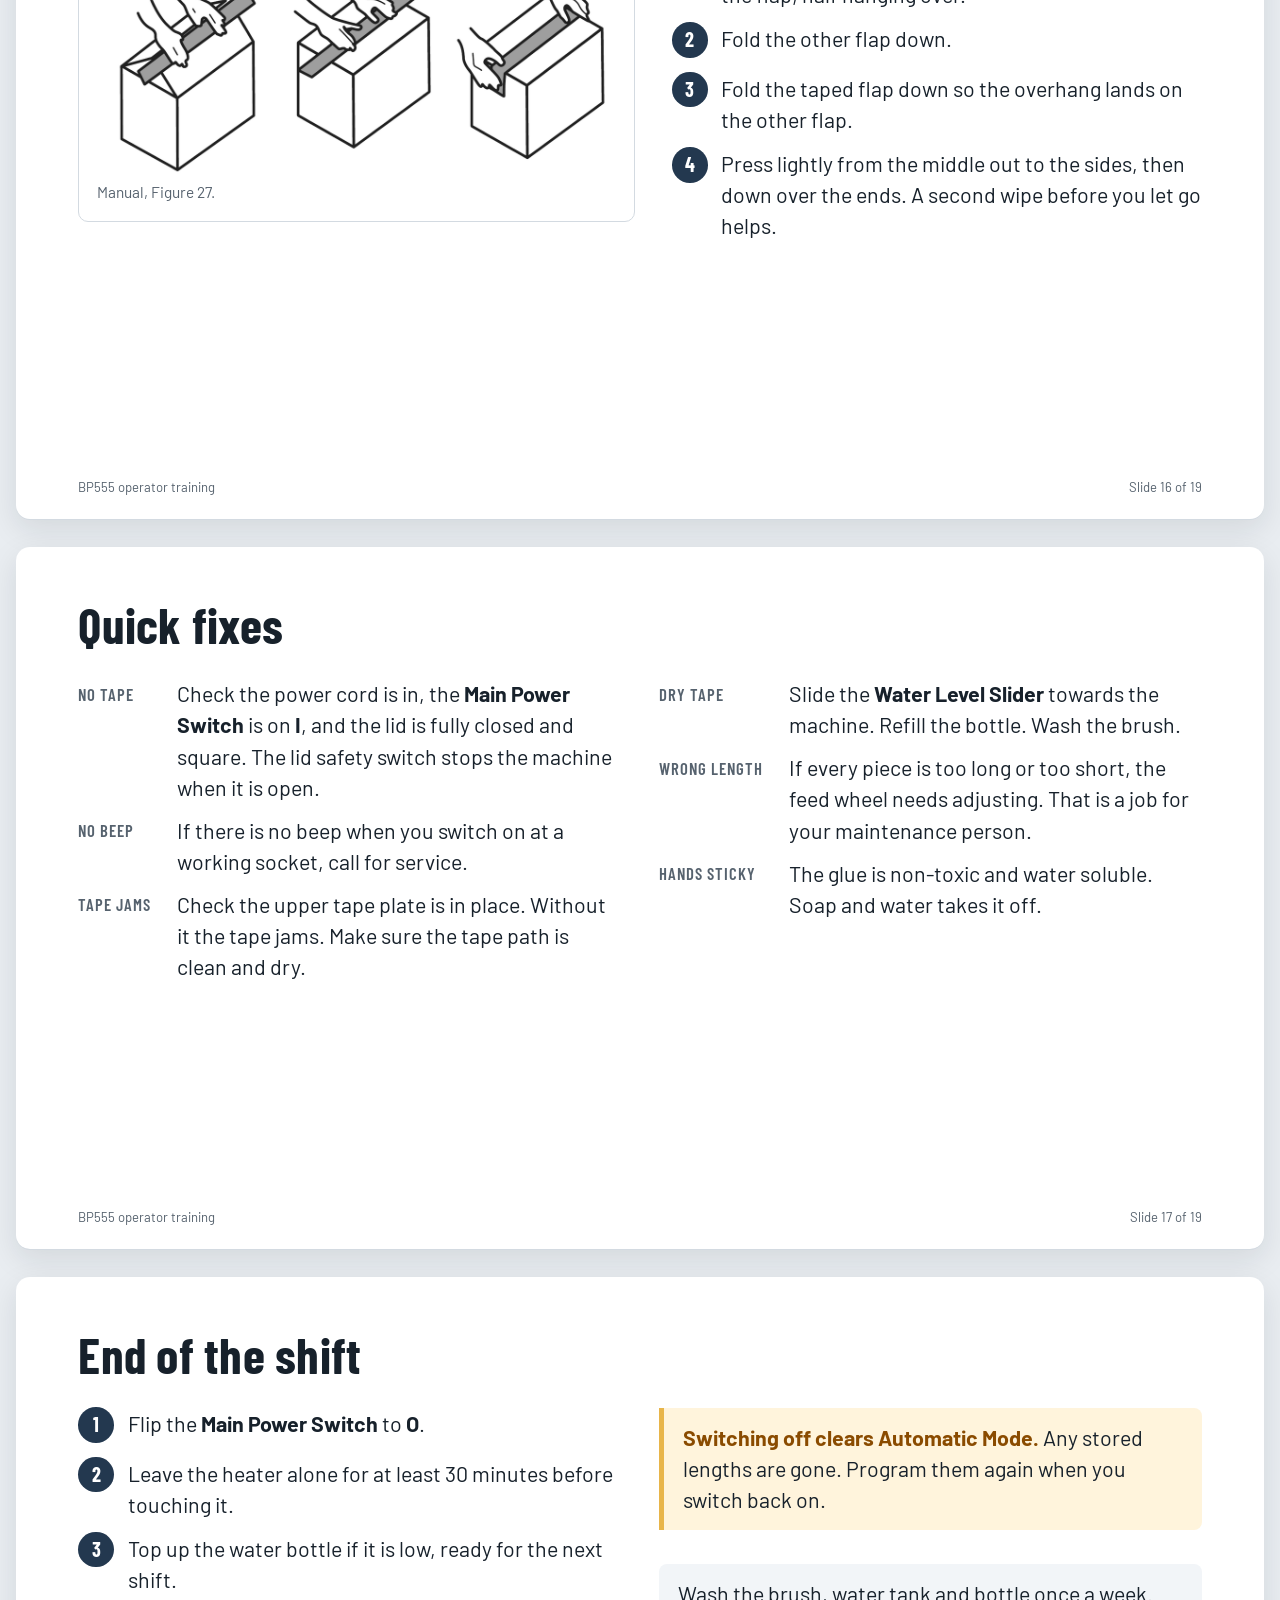
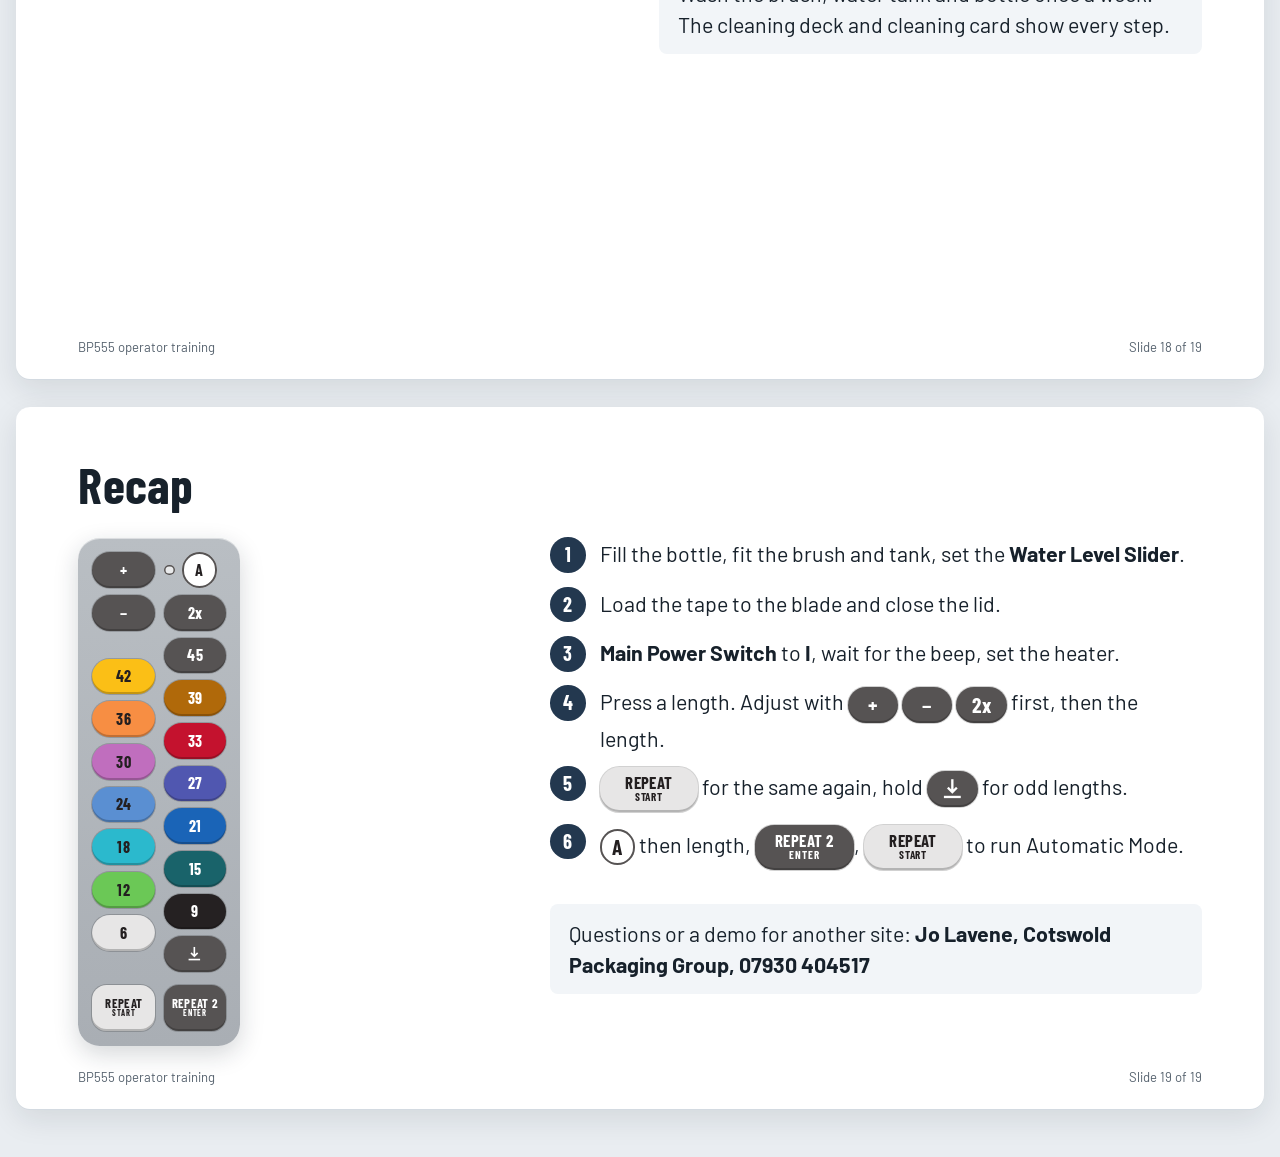
<file: bp555/training.html>
<!doctype html>
<html lang="en-GB">
<head>
<meta charset="utf-8">
<meta name="viewport" content="width=device-width, initial-scale=1, viewport-fit=cover">
<title>BP555 Operator Training</title>
<meta name="description" content="Operator training deck for the Better Pack 555e (BP555) gummed tape dispenser: setting up, every keypad button, Automatic Mode, sealing cartons and quick fixes.">
<link rel="preconnect" href="https://fonts.googleapis.com">
<link rel="preconnect" href="https://fonts.gstatic.com" crossorigin>
<link rel="stylesheet" href="https://fonts.googleapis.com/css2?family=Barlow+Condensed:wght@600;700&family=Barlow:wght@400;500;600;700&family=IBM+Plex+Mono:wght@500&display=swap">
<link rel="stylesheet" href="https://fonts.googleapis.com/css2?family=Material+Symbols+Outlined:opsz,wght,FILL,GRAD@20..48,400..600,0..1,0&icon_names=arrow_forward,check,vertical_align_bottom,warning&display=block">
<link rel="stylesheet" href="assets/bp555.css">
<style>@page { size: 13.333in 7.5in; margin: 0; }</style>
</head>
<body data-deck="BP555 operator training">
<div class="bar">
  <a class="home" href="index.html">BP555 operator kit</a>
  <div class="actions">
    <a class="btn pdf-link" href="pdf/bp555-operator-training.pdf">PDF</a>
    <button class="btn solid" type="button" data-present>Present</button>
  </div>
</div>

<main class="deck">

<section class="slide"><div class="s cover">
  <div>
    <h1>Running the BP555</h1>
    <p class="lede">Operator training for the Better Pack 555e gummed tape dispenser. Set it up, use every button, program Automatic Mode and seal a carton properly.</p>
    <p class="who">Supplied by <strong>Cotswold Packaging Group</strong><br>Based on the Better Packages 555e User Manual, Rev 3.1</p>
  </div>
  <img src="img/bp555-photo.png" alt="Better Pack 555e gummed tape dispenser with colour-coded keypad and kraft tape feeding out">
</div></section>

<section class="slide"><div class="s">
  <h2>What's where on the machine</h2>
  <div class="cols fig-left">
    <div class="plate h36"><img src="img/components.png" alt="Manual drawing of the 555e with lid open, labelling the upper tape plate, lift roller, feed wheel, water bottle, cutting blade, water tank, heater, keypad and main power switch"><p class="cap">Lid open. Drawing from the 555e manual, Figure 10.</p></div>
    <div class="s-body">
      <p>You only touch four things in normal use.</p>
      <dl class="spec">
        <dt>Keypad</dt><dd>Top left. Chooses the tape length and the mode.</dd>
        <dt>Main Power Switch</dt><dd>Lower front, right side. <strong>I</strong> is on, <strong>O</strong> is off.</dd>
        <dt>Heater Control Dial</dt><dd>Knob on top of the heater, above the water tank. OFF to MAX.</dd>
        <dt>Water Level Slider</dt><dd>On the right side of the water tank. Sets how wet the tape gets.</dd>
      </dl>
      <p class="note">The lid has a safety switch. The machine will not feed tape unless the lid is fully closed and sitting square.</p>
    </div>
  </div>
</div></section>

<section class="slide"><div class="s">
  <h2>The keypad at a glance</h2>
  <div class="cols wide-right">
    <div><div class="keypad" aria-label="BP555 automatic model keypad"></div></div>
    <div class="s-body">
      <dl class="spec">
        <dt>Adjust</dt><dd><kbd>+</kbd> adds half an inch (13 mm), <kbd>-</kbd> takes it off, <kbd>2x</kbd> doubles. Press these <strong>before</strong> the length.</dd>
        <dt>Lengths</dt><dd>14 colour-coded buttons, 6 to 45 inches. Press one and it feeds straight out.</dd>
        <dt>Repeat</dt><dd><kbd>REPEAT START</kbd> the last length again. <kbd>REPEAT 2 ENTER</kbd> the one before.</dd>
        <dt>Random</dt><dd><kbd>Random</kbd> feeds tape while you hold it.</dd>
        <dt>Automatic</dt><dd><kbd>A</kbd> turns Automatic Mode on and off. Red light means on.</dd>
      </dl>
      <p class="note">Standard models have no <kbd>A</kbd> or <kbd>REPEAT 2 ENTER</kbd>. Metric models show centimetres on the same buttons.</p>
    </div>
  </div>
</div></section>

<section class="slide"><div class="s">
  <h2>Get ready 1: fill the water bottle</h2>
  <div class="cols fig-left">
    <div class="plate h36"><img src="img/water-bottle.png" alt="Manual drawing showing the water bottle being lowered onto the machine, with the bottle cap and water bottle retainer labelled"><p class="cap">Manual, Figure 21.</p></div>
    <div class="s-body">
      <ol class="steps">
        <li>Unscrew the cap and fill the 1.8 litre bottle with room-temperature tap water.</li>
        <li>Screw the cap back on tightly. The membrane in the cap seals the bottle.</li>
        <li>Put the bottle on its shelf with the indent under the water bottle retainer.</li>
        <li>Check the cap sits around the post in the water tank. Water flows in and stops by itself once it reaches the cap.</li>
      </ol>
      <p class="note">No special water needed. If your site has hard water, use filtered water to make the brush and cap seal last longer.</p>
    </div>
  </div>
</div></section>

<section class="slide"><div class="s">
  <h2>Get ready 2: brush and water level</h2>
  <div class="cols fig-left">
    <div class="plate h24"><img src="img/brush-tank.png" alt="Manual drawing of the brush, water tank, retaining brackets and water level slider, plus a fully installed brush"><p class="cap">Manual, Figure 19.</p></div>
    <div class="s-body">
      <ol class="steps">
        <li>Turn the brush so the shortest bristles face the machine.</li>
        <li>Drop it into the opening against the retaining bracket and press down until the bracket grips it.</li>
        <li>Check the bristles lie flat across the top of the tank.</li>
        <li>Slide the tank in under the heater until it locks onto the shelf.</li>
        <li>Set the <strong>Water Level Slider</strong>: towards the machine for more water, away for less.</li>
      </ol>
      <p class="warn"><strong>Hot heater.</strong> The underside of the heater gets hot. Lift it only by the grip tabs on each side.</p>
    </div>
  </div>
</div></section>

<section class="slide"><div class="s">
  <h2>Get ready 3: load the tape</h2>
  <div class="s-body">
    <div class="cols">
      <div class="plate h20"><img src="img/tape-gum-in.png" alt="Gum side in tape path: roll feeds over the lift roller and black roller, under the upper tape plate and feed wheel to the cutting blade"><p class="cap"><span class="model">eS eSA eL eFA eFACM eJ eJA</span> Gum side in</p></div>
      <div class="plate h20"><img src="img/tape-gum-out.png" alt="Gum side out tape path: roll feeds up the front of the basket, over the black roller, under the upper tape plate and feed wheel to the cutting blade"><p class="cap"><span class="model">eM eMA</span> Gum side out</p></div>
    </div>
    <ol class="steps">
      <li>Open the lid and cut the tape end square with scissors.</li>
      <li>Stand the roll upright. The end comes from under the roll: over the back for gum side in, up the front for gum side out.</li>
      <li>Feed it over the rollers, under the upper tape plate and feed wheel, up to the blade. Close the lid.</li>
    </ol>
  </div>
</div></section>

<section class="slide"><div class="s">
  <h2>Switch on and set the heat</h2>
  <div class="cols fig-left">
    <div class="plate"><img src="img/heater.png" alt="Manual drawing of the heater with the Heater Control Dial and the two heater grips circled"><p class="cap">Manual, Figure 23.</p></div>
    <div class="s-body">
      <ol class="steps">
        <li>Flip the <strong>Main Power Switch</strong> to <strong>I</strong>.</li>
        <li>Wait for the beep. That means the machine has started up and is ready.</li>
        <li>Turn the <strong>Heater Control Dial</strong> from OFF towards MAX. It has five dots in between. It leaves the factory set to OFF.</li>
      </ol>
      <p class="note">In a heated or climate-controlled building you will not need more than halfway. Keeping it lower makes the heater last longer.</p>
      <p class="warn"><strong>Allow at least 30 minutes</strong> for the heater to cool before you touch its underside.</p>
    </div>
  </div>
</div></section>

<section class="slide"><div class="s">
  <h2>Feed a length of tape</h2>
  <div class="cols wide-right">
    <div><div class="keypad" data-on="6,9,12,15,18,21,24,27,30,33,36,39,42,45" aria-label="Keypad with the 14 length buttons highlighted"></div></div>
    <div class="s-body">
      <p class="lede">Press a coloured number. That length feeds out straight away, wet and cut, ready to tear off.</p>
      <dl class="spec">
        <dt>Buttons</dt><dd><kbd>6</kbd> <kbd>9</kbd> <kbd>12</kbd> <kbd>15</kbd> <kbd>18</kbd> <kbd>21</kbd> <kbd>24</kbd> and on up to <kbd>45</kbd> inches, in two columns.</dd>
        <dt>Speed</dt><dd>45 inches (114 cm) a second.</dd>
        <dt>Full range</dt><dd>With <kbd>+</kbd>, <kbd>-</kbd> and <kbd>2x</kbd> you can get anything from 4 to 120 inches (102 to 3048 mm), in half-inch steps.</dd>
      </dl>
      <p class="note"><span class="model">eL</span> long models run 12 to 90 inches. <span class="model">eM eMA eJ eJA</span> metric models run 15 to 145 cm.</p>
    </div>
  </div>
</div></section>

<section class="slide"><div class="s">
  <h2>Make it longer or shorter</h2>
  <div class="cols wide-right">
    <div class="s-body">
      <p class="lede">Press the adjustment first, then the length. The length button is what makes the tape come out.</p>
      <p class="warn"><strong>Pressing <kbd>+</kbd> after the number is too late.</strong> That piece has already been cut.</p>
    </div>
    <table class="ex">
      <thead><tr><th>Press</th><th>You get</th></tr></thead>
      <tbody>
        <tr><td><span class="seq"><kbd>+</kbd><kbd>24</kbd></span></td><td class="res">24.5 in<small>half an inch longer</small></td></tr>
        <tr><td><span class="seq"><kbd>+</kbd><kbd>+</kbd><kbd>24</kbd></span></td><td class="res">25 in<small>one inch longer</small></td></tr>
        <tr><td><span class="seq"><kbd>-</kbd><kbd>24</kbd></span></td><td class="res">23.5 in<small>half an inch shorter</small></td></tr>
        <tr><td><span class="seq"><kbd>-</kbd><kbd>-</kbd><kbd>24</kbd></span></td><td class="res">23 in<small>one inch shorter</small></td></tr>
        <tr><td><span class="seq"><kbd>2x</kbd><kbd>24</kbd></span></td><td class="res">48 in<small>doubled</small></td></tr>
        <tr><td><span class="seq"><kbd>+</kbd><kbd>+</kbd><kbd>+</kbd><kbd>2x</kbd><kbd>24</kbd></span></td><td class="res">49.5 in<small>doubled, then 1.5 in added</small></td></tr>
      </tbody>
    </table>
  </div>
</div></section>

<section class="slide"><div class="s">
  <h2>Repeat a length, or feed by hand</h2>
  <div class="cols three">
    <div class="s-body">
      <p class="big-key"><kbd>REPEAT START</kbd></p>
      <h3>Same again</h3>
      <p>Feeds the last length you dispensed. Use it when you are sealing a run of the same carton.</p>
    </div>
    <div class="s-body">
      <p class="big-key"><kbd>REPEAT 2 ENTER</kbd></p>
      <h3>The one before</h3>
      <p>Feeds the second-to-last length. Handy when you alternate between two sizes.</p>
      <p><span class="model">Automatic models only</span></p>
    </div>
    <div class="s-body">
      <p class="big-key"><kbd>Random</kbd></p>
      <h3>Hold to feed</h3>
      <p>Tape keeps coming for as long as you hold the button down. Let go and it stops. Use it for an odd length you do not have a button for.</p>
    </div>
  </div>
</div></section>

<section class="slide"><div class="s">
  <h2>Automatic Mode: tape ready before you reach for it</h2>
  <div class="cols wide-right">
    <div><div class="keypad auto-on" data-on="A,REPEAT 2 ENTER,REPEAT START" aria-label="Keypad with A, REPEAT 2 ENTER and REPEAT START highlighted and the red Automatic Mode light on"></div></div>
    <div class="s-body">
      <p class="lede">You store up to three lengths. Each time you tear a piece off, the next one feeds out by itself, and the sequence loops.</p>
      <dl class="spec">
        <dt>Turn on</dt><dd>Press <kbd>A</kbd>. You hear a beep and the light next to it glows red.</dd>
        <dt>Store</dt><dd><kbd>REPEAT 2 ENTER</kbd> saves the length you just dispensed.</dd>
        <dt>Run</dt><dd><kbd>REPEAT START</kbd> starts the stored sequence.</dd>
        <dt>Turn off</dt><dd>Press <kbd>A</kbd> again, or switch the machine off.</dd>
      </dl>
      <p class="warn"><strong>Turning off clears the program.</strong> Pressing <kbd>A</kbd> or switching off at the Main Power Switch wipes the stored lengths. You will need to program them again.</p>
      <p><span class="model">eSA eLA eMA eFA eJA</span> automatic models only.</p>
    </div>
  </div>
</div></section>

<section class="slide"><div class="s">
  <h2>Program one length</h2>
  <div class="cols wide-right">
    <div><div class="keypad auto-on" data-on="A,24,REPEAT 2 ENTER,REPEAT START" aria-label="Keypad with A, 24, REPEAT 2 ENTER and REPEAT START highlighted"></div></div>
    <div class="s-body">
      <ol class="steps">
        <li>Press <kbd>A</kbd>. Beep, red light on.</li>
        <li>Press <kbd>24</kbd>. A 24 inch piece feeds out. Tear it off and put it on the carton.</li>
        <li>Press <kbd>REPEAT 2 ENTER</kbd> to store that length.</li>
        <li>Press <kbd>REPEAT START</kbd> to run the program.</li>
      </ol>
      <p>The machine feeds a 24 inch piece. Tear it off and the next one feeds straight out, every time, until you press <kbd>A</kbd> again.</p>
      <p class="note">You can store an adjusted length too. Use <kbd>+</kbd>, <kbd>-</kbd>, <kbd>2x</kbd> or <kbd>Random</kbd> as normal before you press <kbd>REPEAT 2 ENTER</kbd>.</p>
    </div>
  </div>
</div></section>

<section class="slide"><div class="s">
  <h2>Program an H pattern: three lengths</h2>
  <div class="cols wide-right">
    <div class="s-body">
      <div class="plate"><img src="img/pattern-h.png" alt="Carton sealed in an H pattern: one strip along the centre seam and one strip across each end"></div>
      <p>The H pattern seals the centre seam plus both ends. It adds strength for heavy or fragile goods, storage and export.</p>
    </div>
    <div class="s-body">
      <ol class="steps">
        <li>Press <kbd>A</kbd>.</li>
        <li>Press <kbd>24</kbd>, tear off and apply. Press <kbd>REPEAT 2 ENTER</kbd>.</li>
        <li>Press <kbd>6</kbd>, tear off and apply. Press <kbd>REPEAT 2 ENTER</kbd>.</li>
        <li>Press <kbd>6</kbd>, tear off and apply. Press <kbd>REPEAT 2 ENTER</kbd>.</li>
        <li>Press <kbd>REPEAT START</kbd>.</li>
      </ol>
      <p class="note">The machine now feeds 24, then 6, then 6, then starts again at 24. Each piece comes out when you remove the last one. Swap in your own carton's lengths.</p>
    </div>
  </div>
</div></section>

<section class="slide"><div class="s">
  <h2>How long should the tape be?</h2>
  <div class="cols">
    <div class="s-body">
      <p class="lede">Measure the seam, then add enough for a leg of tape down each end of the carton.</p>
      <table class="ex">
        <thead><tr><th>Carton</th><th>Add to the seam length</th></tr></thead>
        <tbody>
          <tr><td>Most cartons</td><td class="res">4 to 6 in<small>100 to 150 mm</small></td></tr>
          <tr><td>Very long cartons</td><td class="res">6 to 8 in<small>150 to 200 mm</small></td></tr>
          <tr><td>Short cartons</td><td class="res">3 to 4 in<small>75 to 100 mm</small></td></tr>
        </tbody>
      </table>
    </div>
    <div class="s-body">
      <h3>Choosing the tape</h3>
      <dl class="spec">
        <dt>Paper tape</dt><dd>Kraft paper only. Good for smaller, lighter cartons.</dd>
        <dt>Reinforced</dt><dd>Paper with reinforcing strands, usually fibreglass. For larger and heavier cartons.</dd>
      </dl>
      <p class="note">Takes tape 1.5 to 3 inches (38 to 76 mm) wide, on rolls up to 10 inches (254 mm) across and 1000 feet (305 m) long.</p>
    </div>
  </div>
</div></section>

<section class="slide"><div class="s">
  <h2>Is the tape wet enough?</h2>
  <div class="cols three">
    <div class="s-body">
      <h3>Just right</h3>
      <ul class="ticks">
        <li>Evenly wet, no dry patches</li>
        <li>No water running off</li>
        <li>Glue feels oily and moves under your finger</li>
        <li>Press two wet pieces together and pull apart: you see strings of glue, like pulled toffee</li>
      </ul>
    </div>
    <div class="s-body">
      <h3>Too wet</h3>
      <ul class="ticks">
        <li>Takes too long to set</li>
        <li>Can slide on the carton and leave a loose seal</li>
      </ul>
      <p>Slide the <strong>Water Level Slider</strong> away from the machine.</p>
    </div>
    <div class="s-body">
      <h3>Too dry</h3>
      <ul class="ticks">
        <li>Feels tacky like sticky tape, not oily</li>
        <li>Glue cannot soak into the board, so no permanent bond</li>
        <li>Can peel off in transit</li>
      </ul>
      <p>Slide the <strong>Water Level Slider</strong> towards the machine, check the bottle and clean the brush.</p>
    </div>
  </div>
</div></section>

<section class="slide"><div class="s">
  <h2>Seal the carton</h2>
  <div class="cols fig-left">
    <div class="plate"><img src="img/applying-tape.png" alt="Three drawings: wet tape laid half on one flap, flaps folded closed, hands smoothing the tape from the middle outwards and down the ends"><p class="cap">Manual, Figure 27.</p></div>
    <ol class="steps">
      <li>Lay the wet tape along the edge of one flap: half on the flap, half hanging over.</li>
      <li>Fold the other flap down.</li>
      <li>Fold the taped flap down so the overhang lands on the other flap.</li>
      <li>Press lightly from the middle out to the sides, then down over the ends. A second wipe before you let go helps.</li>
    </ol>
  </div>
</div></section>

<section class="slide"><div class="s">
  <h2>Quick fixes</h2>
  <div class="cols">
    <dl class="spec">
      <dt>No tape</dt><dd>Check the power cord is in, the <strong>Main Power Switch</strong> is on <strong>I</strong>, and the lid is fully closed and square. The lid safety switch stops the machine when it is open.</dd>
      <dt>No beep</dt><dd>If there is no beep when you switch on at a working socket, call for service.</dd>
      <dt>Tape jams</dt><dd>Check the upper tape plate is in place. Without it the tape jams. Make sure the tape path is clean and dry.</dd>
    </dl>
    <dl class="spec">
      <dt>Dry tape</dt><dd>Slide the <strong>Water Level Slider</strong> towards the machine. Refill the bottle. Wash the brush.</dd>
      <dt>Wrong length</dt><dd>If every piece is too long or too short, the feed wheel needs adjusting. That is a job for your maintenance person.</dd>
      <dt>Hands sticky</dt><dd>The glue is non-toxic and water soluble. Soap and water takes it off.</dd>
    </dl>
  </div>
</div></section>

<section class="slide"><div class="s">
  <h2>End of the shift</h2>
  <div class="cols">
    <ol class="steps">
      <li>Flip the <strong>Main Power Switch</strong> to <strong>O</strong>.</li>
      <li>Leave the heater alone for at least 30 minutes before touching it.</li>
      <li>Top up the water bottle if it is low, ready for the next shift.</li>
    </ol>
    <div class="s-body">
      <p class="warn"><strong>Switching off clears Automatic Mode.</strong> Any stored lengths are gone. Program them again when you switch back on.</p>
      <p class="note">Wash the brush, water tank and bottle once a week. The cleaning deck and cleaning card show every step.</p>
    </div>
  </div>
</div></section>

<section class="slide"><div class="s">
  <h2>Recap</h2>
  <div class="cols wide-right">
    <div><div class="keypad" aria-label="BP555 keypad"></div></div>
    <div class="s-body">
      <ol class="steps">
        <li>Fill the bottle, fit the brush and tank, set the <strong>Water Level Slider</strong>.</li>
        <li>Load the tape to the blade and close the lid.</li>
        <li><strong>Main Power Switch</strong> to <strong>I</strong>, wait for the beep, set the heater.</li>
        <li>Press a length. Adjust with <kbd>+</kbd> <kbd>-</kbd> <kbd>2x</kbd> first, then the length.</li>
        <li><kbd>REPEAT START</kbd> for the same again, hold <kbd>Random</kbd> for odd lengths.</li>
        <li><kbd>A</kbd> then length, <kbd>REPEAT 2 ENTER</kbd>, <kbd>REPEAT START</kbd> to run Automatic Mode.</li>
      </ol>
      <p class="note">Questions or a demo for another site: <strong>Jo Lavene, Cotswold Packaging Group, 07930 404517</strong></p>
    </div>
  </div>
</div></section>

</main>
<script src="assets/bp555.js"></script>
</body>
</html>
</file>
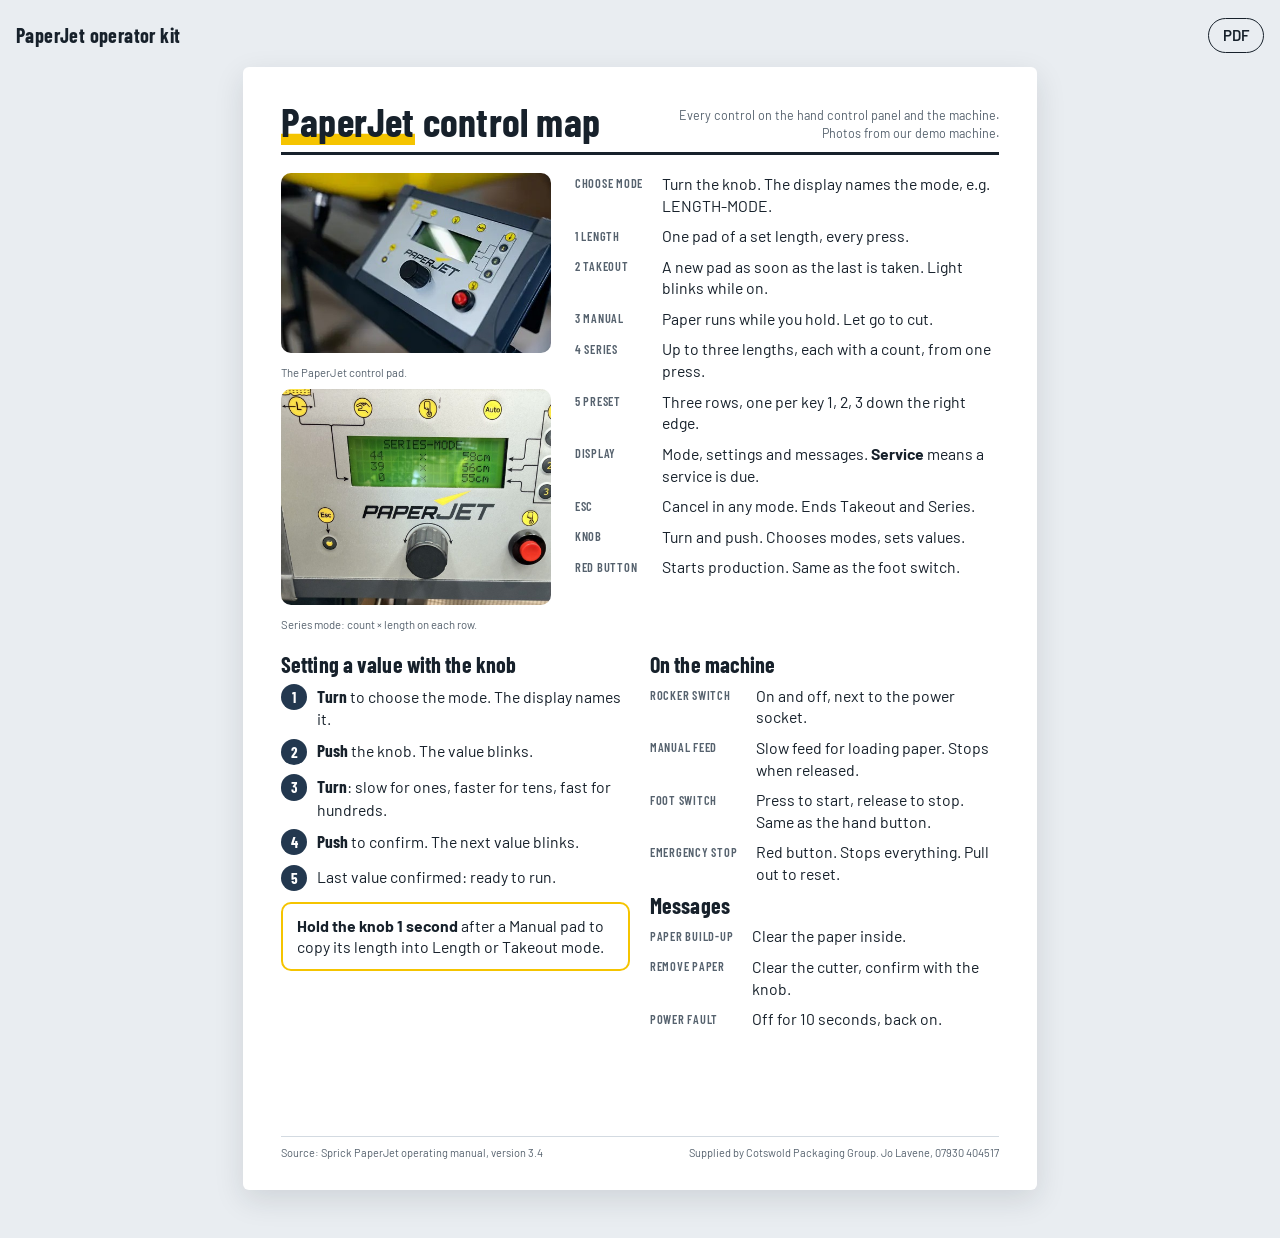
<file: paperjet/control-card.html>
<!doctype html>
<html lang="en-GB">
<head>
<meta charset="utf-8">
<meta name="viewport" content="width=device-width, initial-scale=1, viewport-fit=cover">
<link rel="preconnect" href="https://fonts.googleapis.com">
<link rel="preconnect" href="https://fonts.gstatic.com" crossorigin>
<link rel="stylesheet" href="https://fonts.googleapis.com/css2?family=Barlow+Condensed:wght@600;700&family=Barlow:wght@400;500;600;700&family=IBM+Plex+Mono:wght@500&display=swap">
<link rel="stylesheet" href="assets/paperjet.css">
<title>PaperJet Control Map</title>
<meta name="description" content="A4 map of the PaperJet hand control panel: the five modes, display, Esc, knob and hand button, plus the controls on the machine.">
<style>
@page { size: A4; margin: 0; }
.sheet { font-size: 15.8px; }
.grid2 { display: grid; grid-template-columns: 1fr 1fr; gap: 20px; align-items: start; }
.grid2 > section { display: grid; gap: 9px; align-content: start; }
.sheet ol.steps { gap: 9px; }
.sheet ol.steps b { font-family: var(--display); font-size: 1.1em; }
.sheet .d { color: var(--muted); }
.dark { background: #17212b; color: #f1f4f7; border-radius: 10px; padding: 14px 16px; display: grid; gap: 9px; }
.dark h2 { color: #fff; } .dark .d { color: #b9c4cf; }
.dark ol.steps > li::before { background: var(--jet); color: var(--jet-ink); }
@media screen and (max-width: 830px) { .grid2 { grid-template-columns: 1fr; } }
.mapwrap { display: grid; grid-template-columns: auto 1fr; gap: 24px; align-items: start; }
.mapwrap .panel-pj { font-size: 17px; }
@media screen and (max-width: 830px) { .mapwrap { grid-template-columns: 1fr; } }
</style>
</head>
<body>
<div class="bar">
  <a class="home" href="index.html">PaperJet operator kit</a>
  <div class="actions"><a class="btn pdf-link" href="pdf/paperjet-control-map.pdf">PDF</a></div>
</div>
<article class="sheet">
  <header class="sh">
    <h1><span>PaperJet</span> control map</h1>
    <p>Every control on the hand control panel and the machine. Photos from our demo machine.</p>
  </header>
  <div style="display:grid; gap:20px; align-content:start">
    <div class="mapwrap">
      <div style="display:grid;gap:8px;justify-items:start;width:270px"><div class="photo"><img src="img/control-pad.jpg" alt="The whole PaperJet control pad"></div><p class="cap">The PaperJet control pad.</p><div class="photo"><img src="img/panel-series.jpg" alt="The control pad showing SERIES-MODE with three rows of count and length"></div><p class="cap">Series mode: count × length on each row.</p></div>
      <dl class="spec">
        <dt>Choose mode</dt><dd>Turn the knob. The display names the mode, e.g. LENGTH-MODE.</dd>
        <dt>1 Length</dt><dd>One pad of a set length, every press.</dd>
        <dt>2 Takeout</dt><dd>A new pad as soon as the last is taken. Light blinks while on.</dd>
        <dt>3 Manual</dt><dd>Paper runs while you hold. Let go to cut.</dd>
        <dt>4 Series</dt><dd>Up to three lengths, each with a count, from one press.</dd>
        <dt>5 Preset</dt><dd>Three rows, one per key 1, 2, 3 down the right edge.</dd>
        <dt>Display</dt><dd>Mode, settings and messages. <strong>Service</strong> means a service is due.</dd>
        <dt>Esc</dt><dd>Cancel in any mode. Ends Takeout and Series.</dd>
        <dt>Knob</dt><dd>Turn and push. Chooses modes, sets values.</dd>
        <dt>Red button</dt><dd>Starts production. Same as the foot switch.</dd>
      </dl>
    </div>
    <div class="grid2">
      <section>
        <h2>Setting a value with the knob</h2>
        <ol class="steps">
          <li><b>Turn</b> to choose the mode. The display names it.</li>
          <li><b>Push</b> the knob. The value blinks.</li>
          <li><b>Turn</b>: slow for ones, faster for tens, fast for hundreds.</li>
          <li><b>Push</b> to confirm. The next value blinks.</li>
          <li>Last value confirmed: ready to run.</li>
        </ol>
        <p class="callout"><strong>Hold the knob 1 second</strong> after a Manual pad to copy its length into Length or Takeout mode.</p>
      </section>
      <section>
        <h2>On the machine</h2>
        <dl class="spec">
          <dt>Rocker switch</dt><dd>On and off, next to the power socket.</dd>
          <dt>Manual feed</dt><dd>Slow feed for loading paper. Stops when released.</dd>
          <dt>Foot switch</dt><dd>Press to start, release to stop. Same as the hand button.</dd>
          <dt>Emergency stop</dt><dd>Red button. Stops everything. Pull out to reset.</dd>
        </dl>
        <h2>Messages</h2>
        <dl class="spec">
          <dt>Paper build-up</dt><dd>Clear the paper inside.</dd>
          <dt>Remove paper</dt><dd>Clear the cutter, confirm with the knob.</dd>
          <dt>Power fault</dt><dd>Off for 10 seconds, back on.</dd>
        </dl>
      </section>
    </div>
  </div>
  <footer class="sf">
    <span>Source: Sprick PaperJet operating manual, version 3.4</span>
    <span>Supplied by Cotswold Packaging Group. Jo Lavene, 07930 404517</span>
  </footer>
</article>
<script src="assets/paperjet.js"></script>
</body>
</html>
</file>
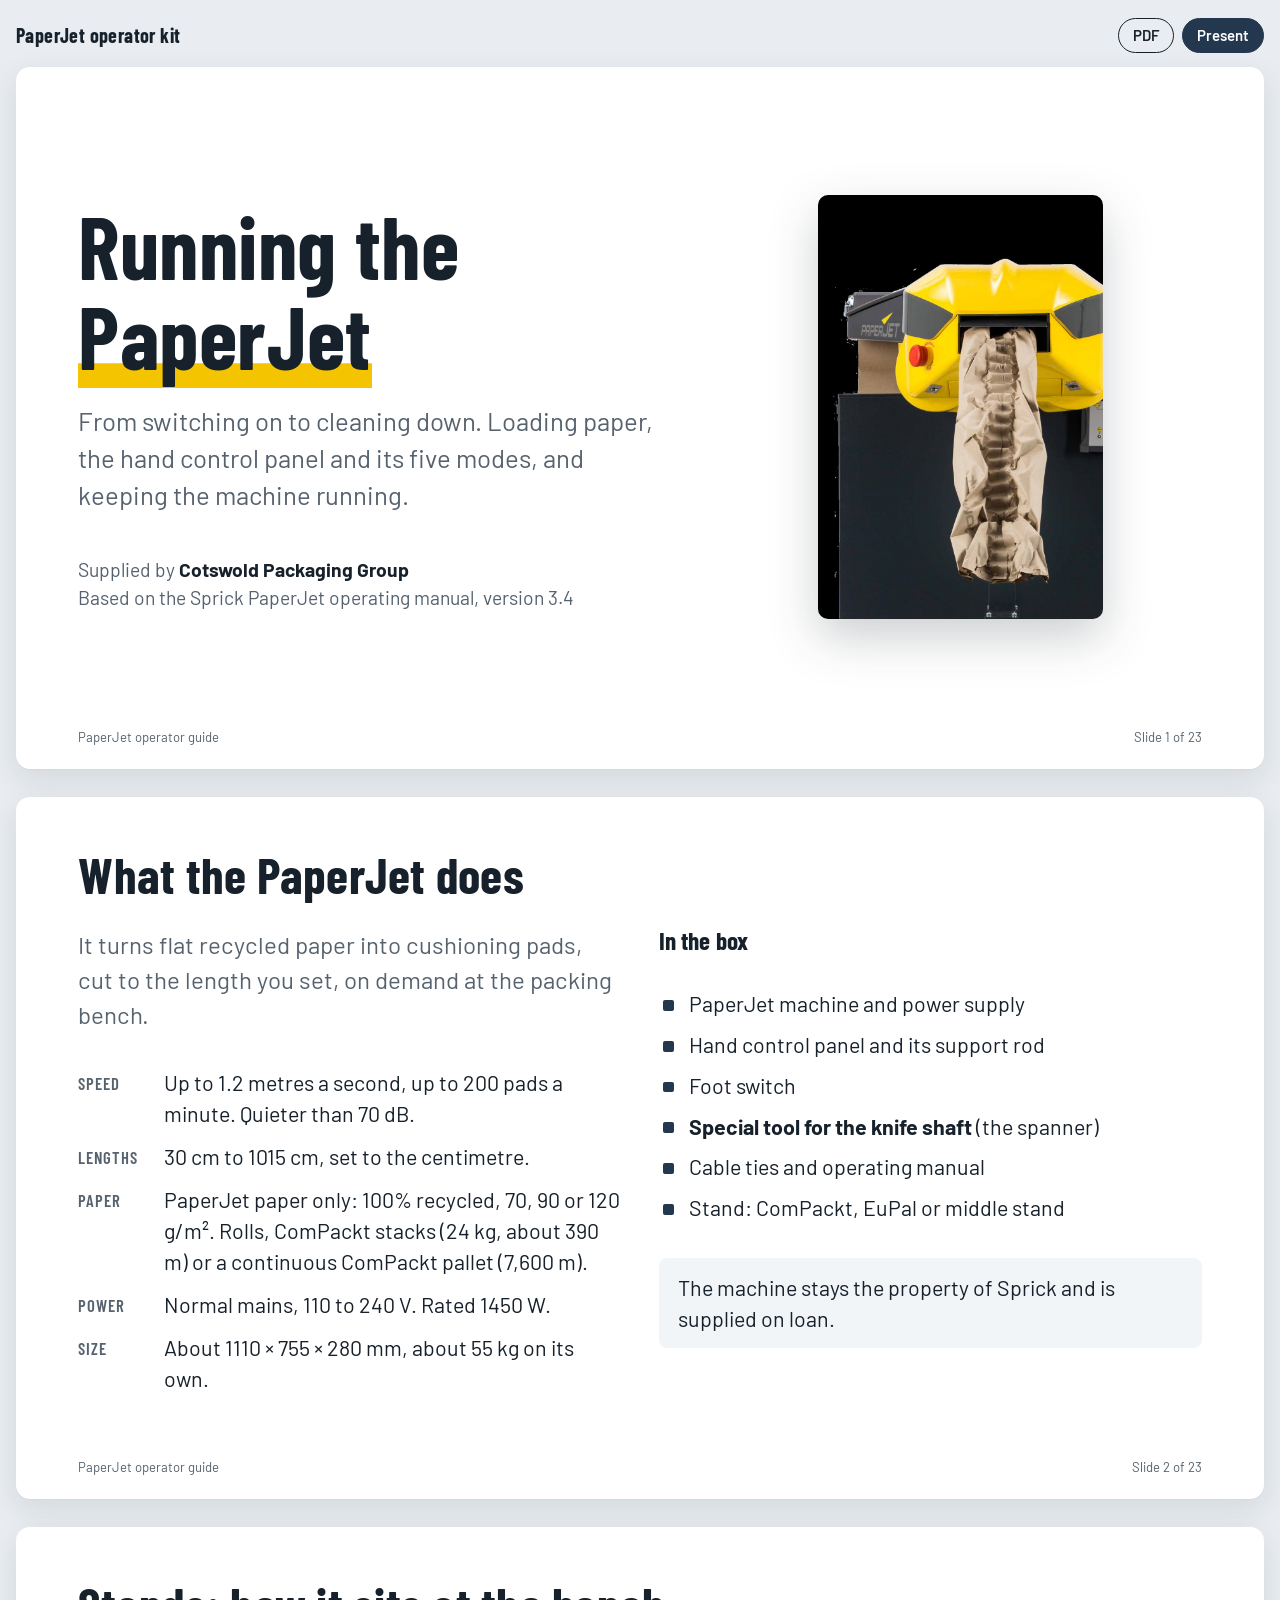
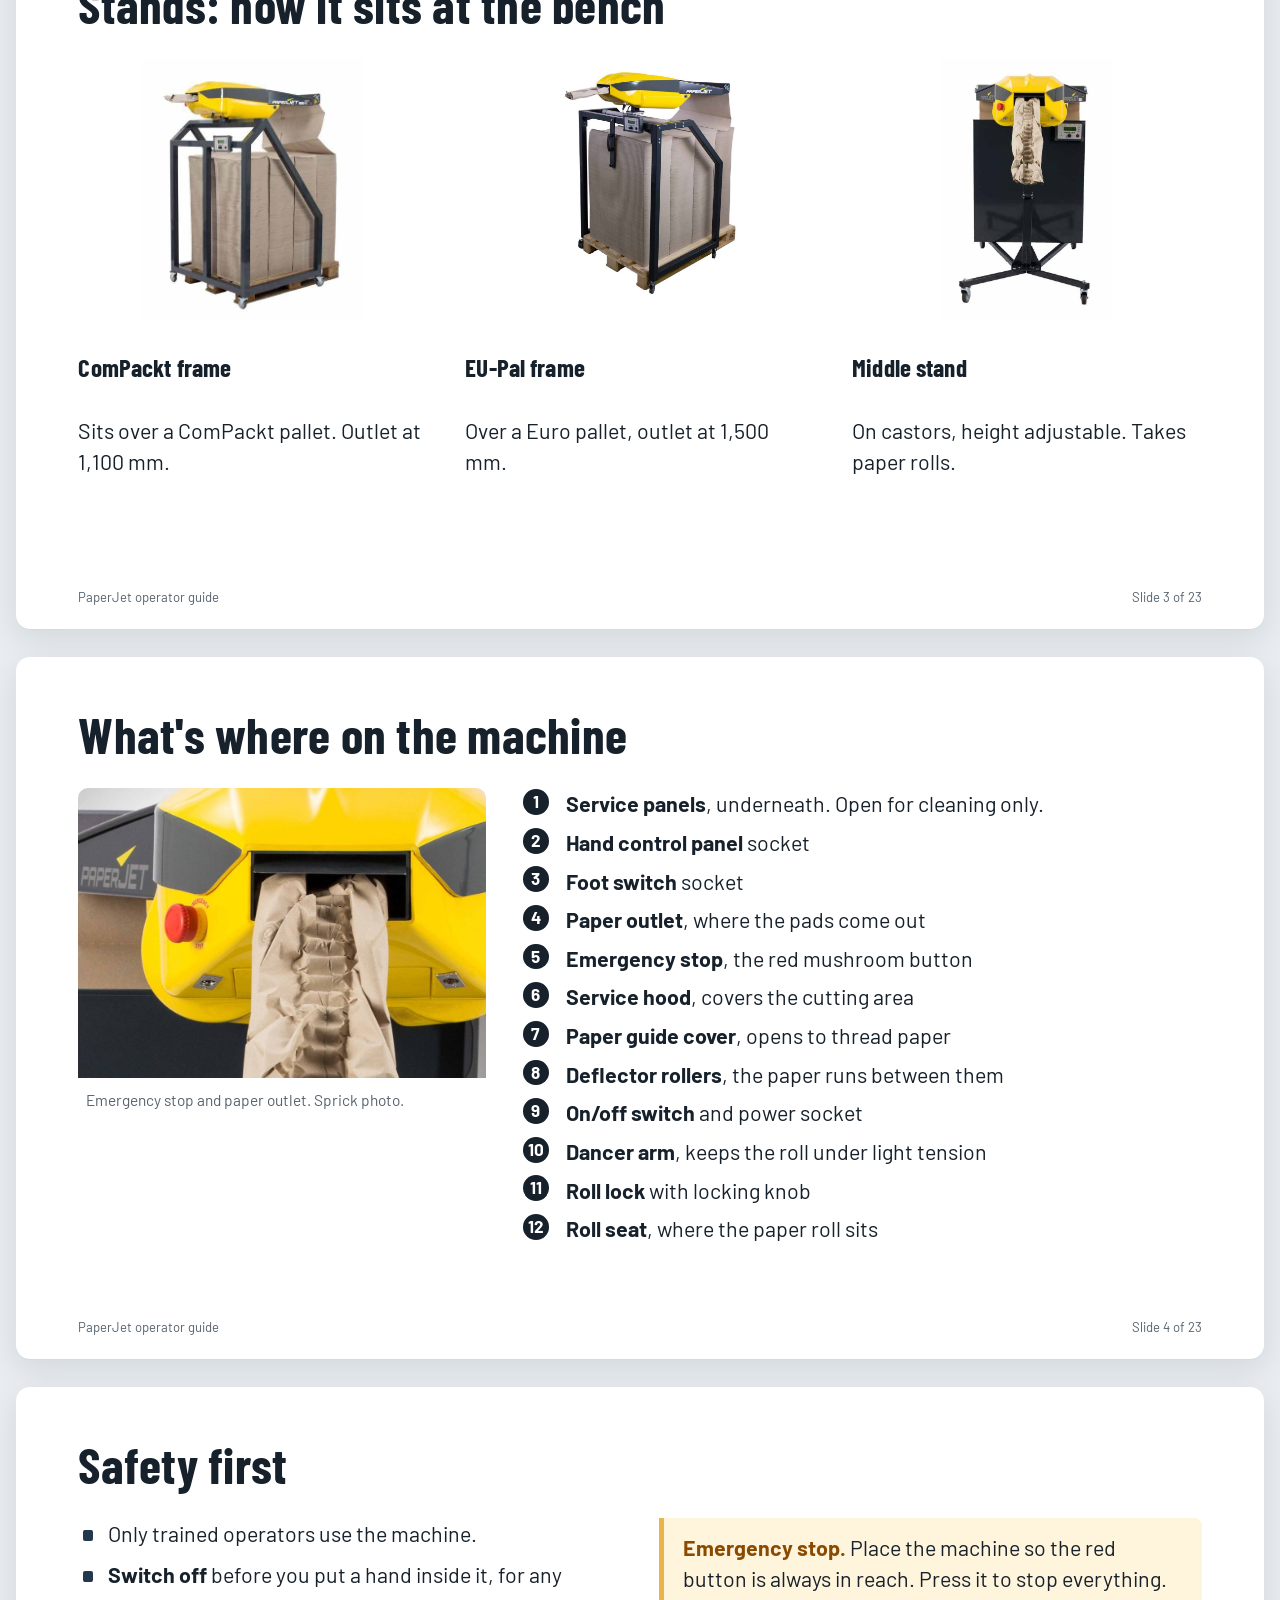
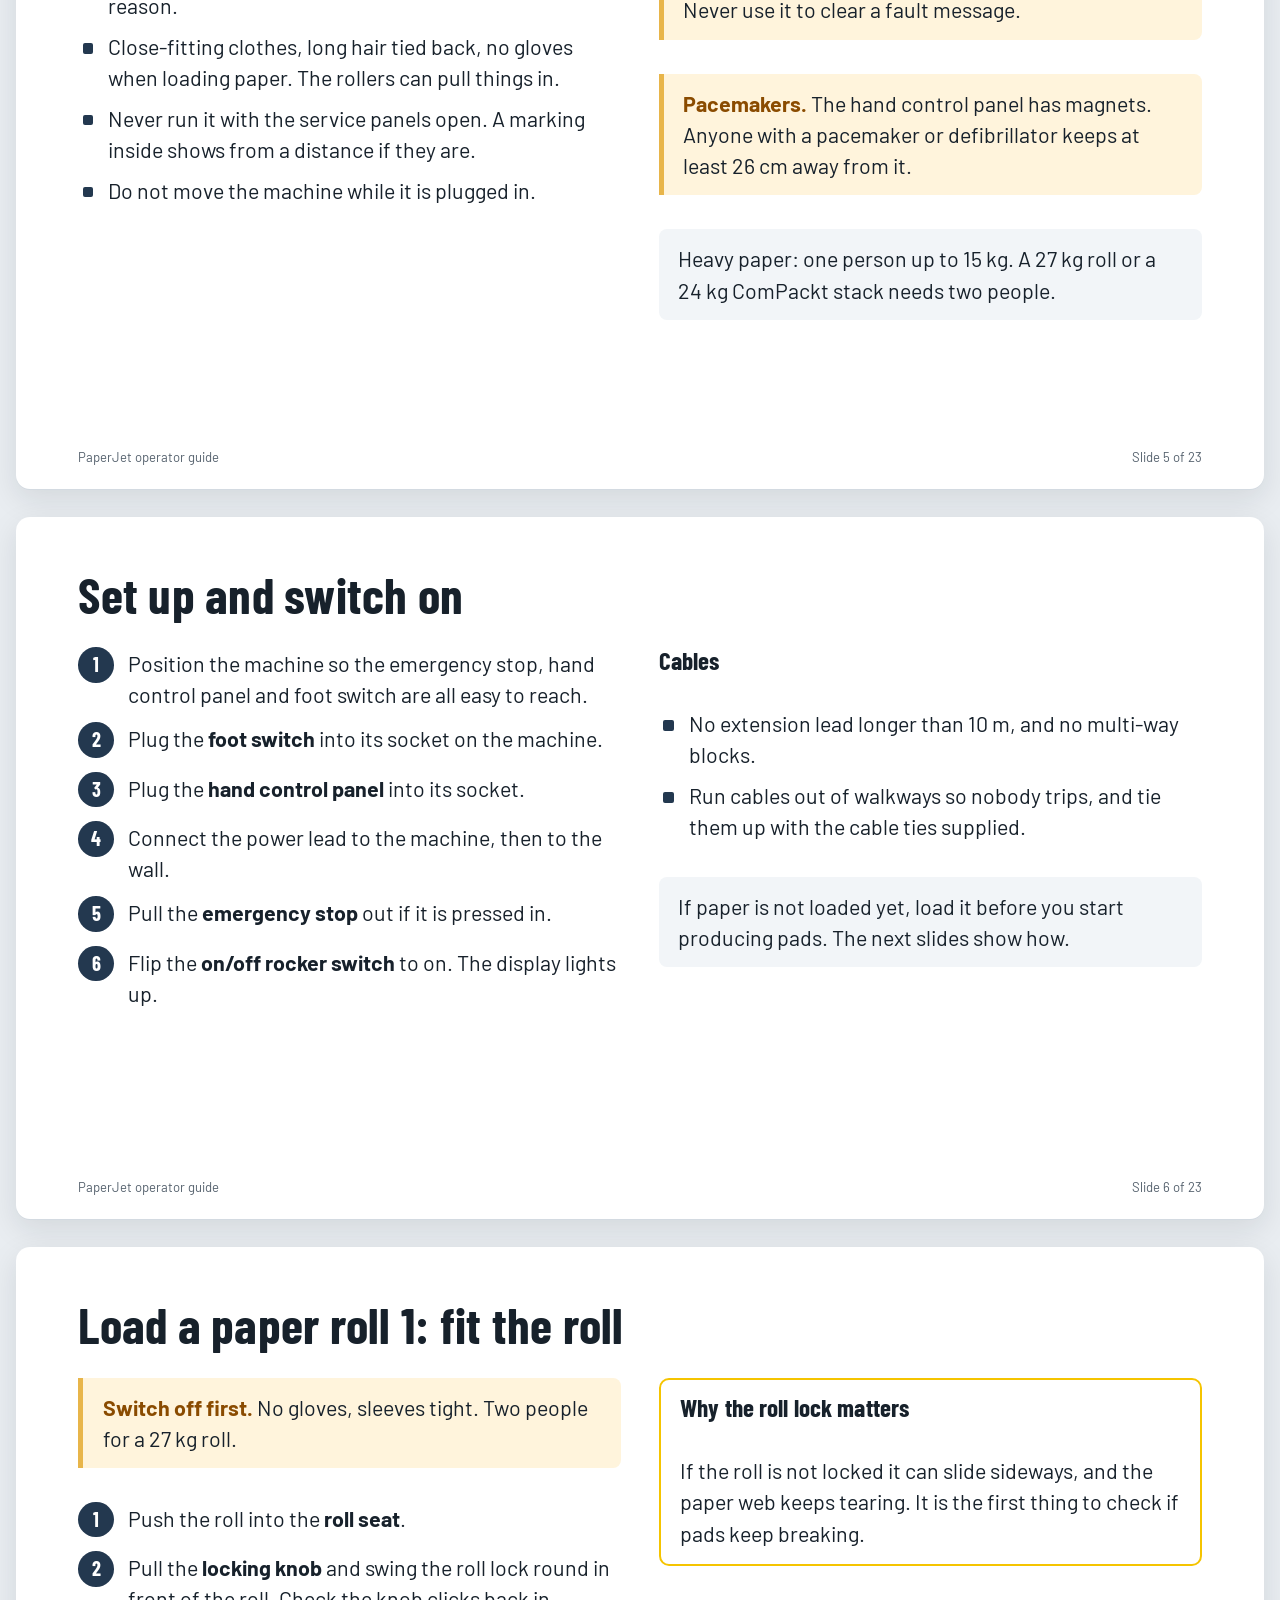
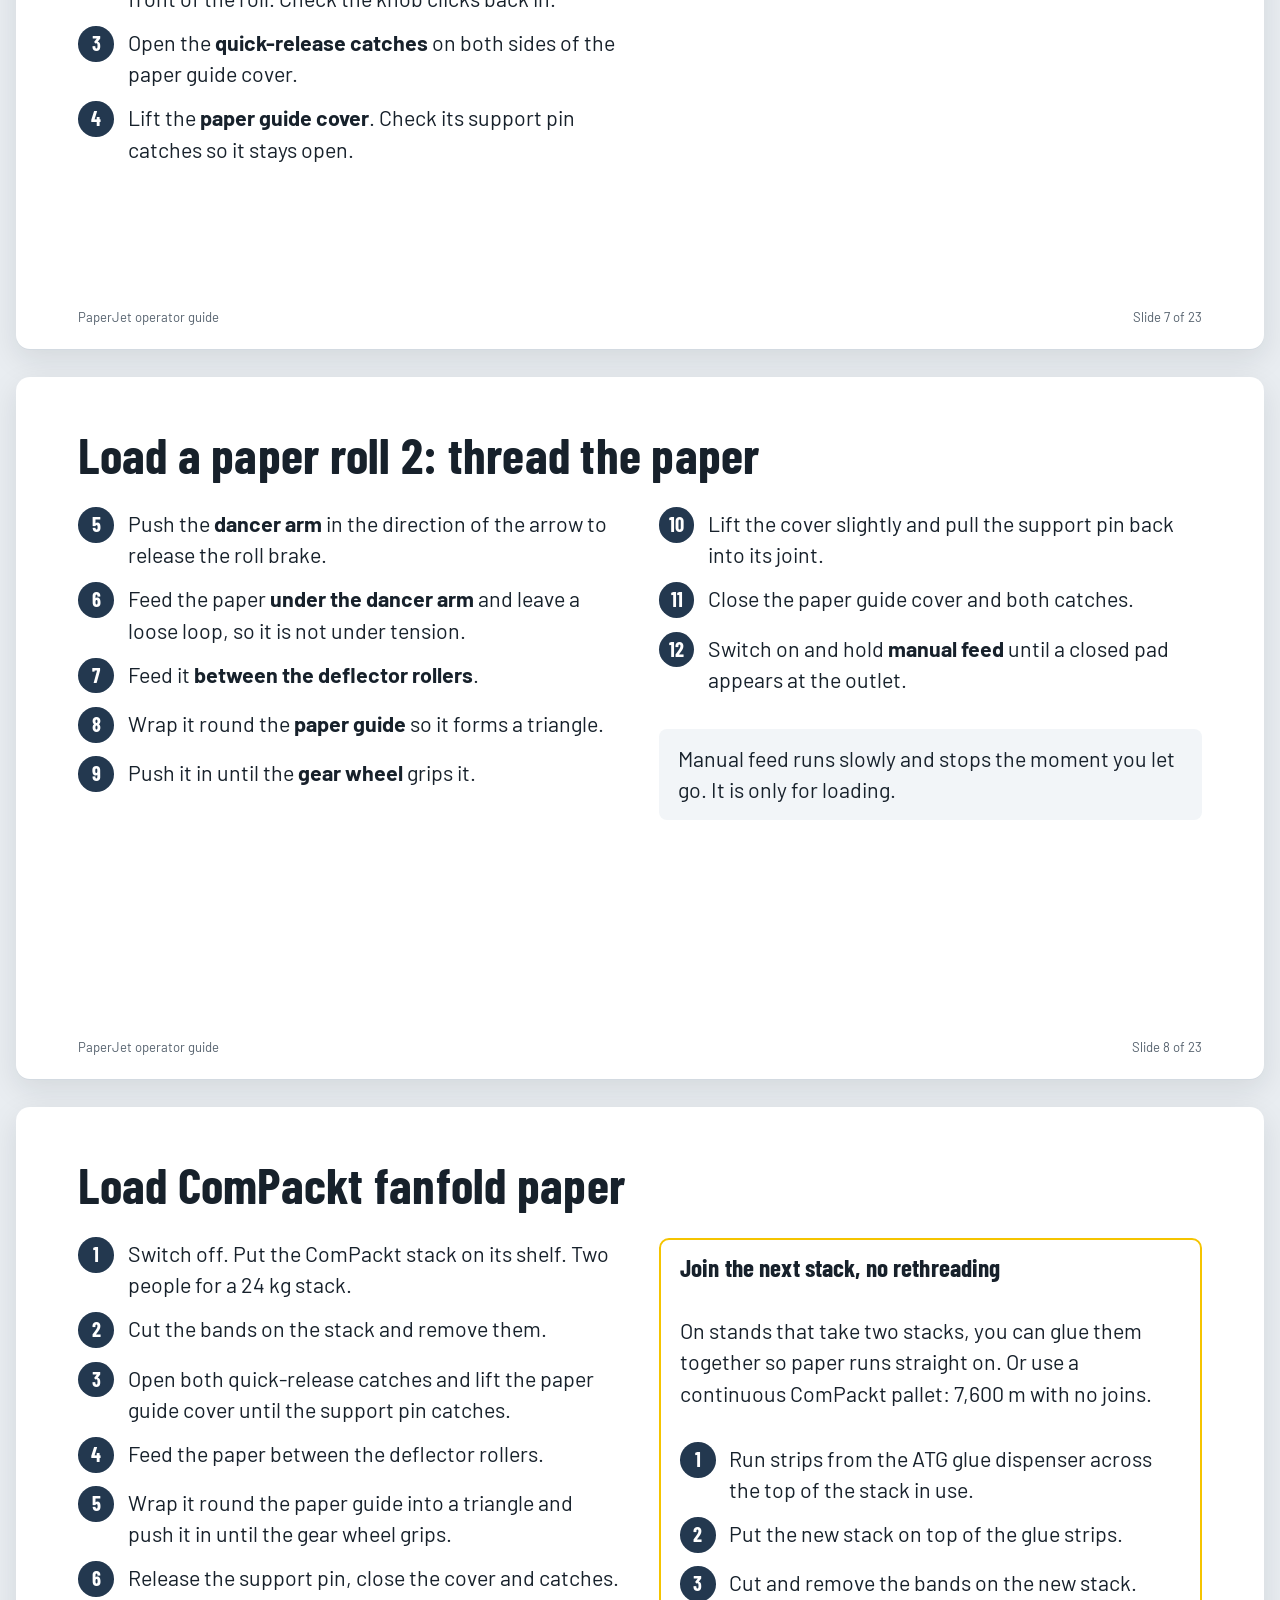
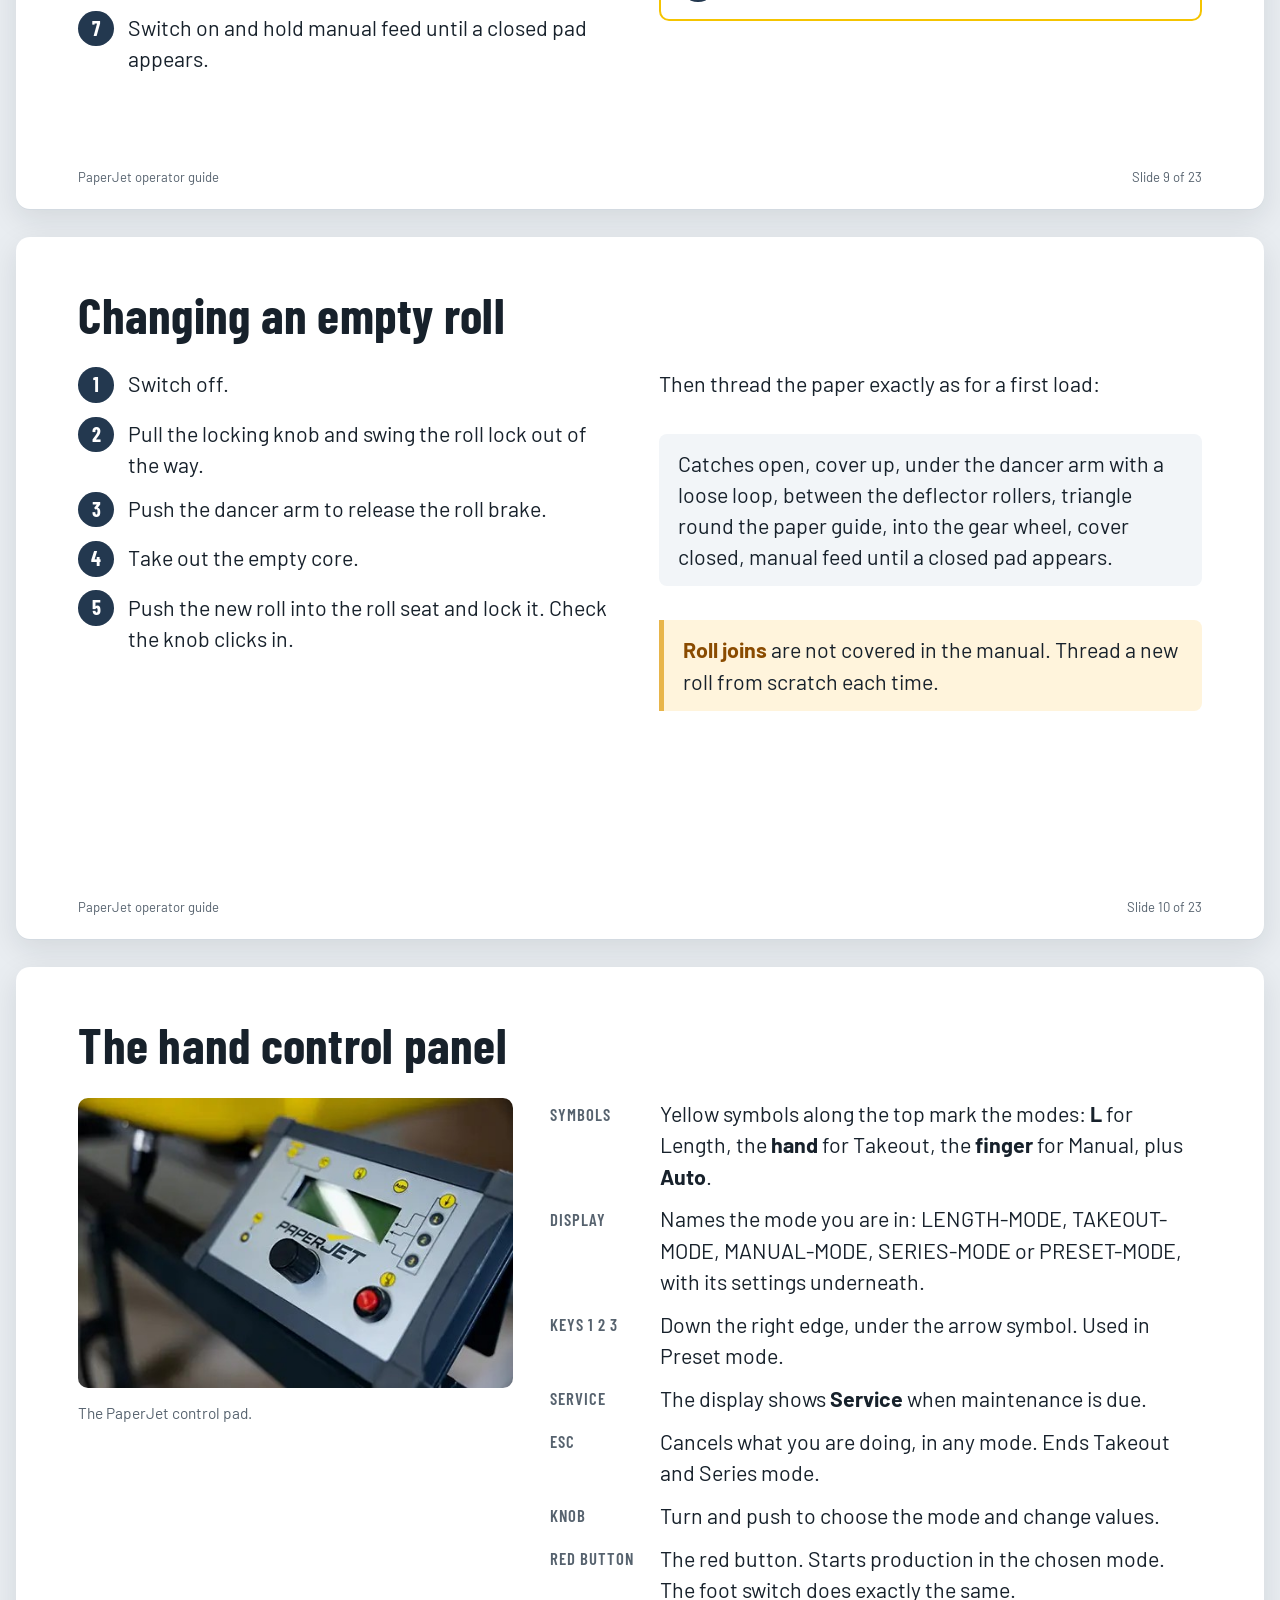
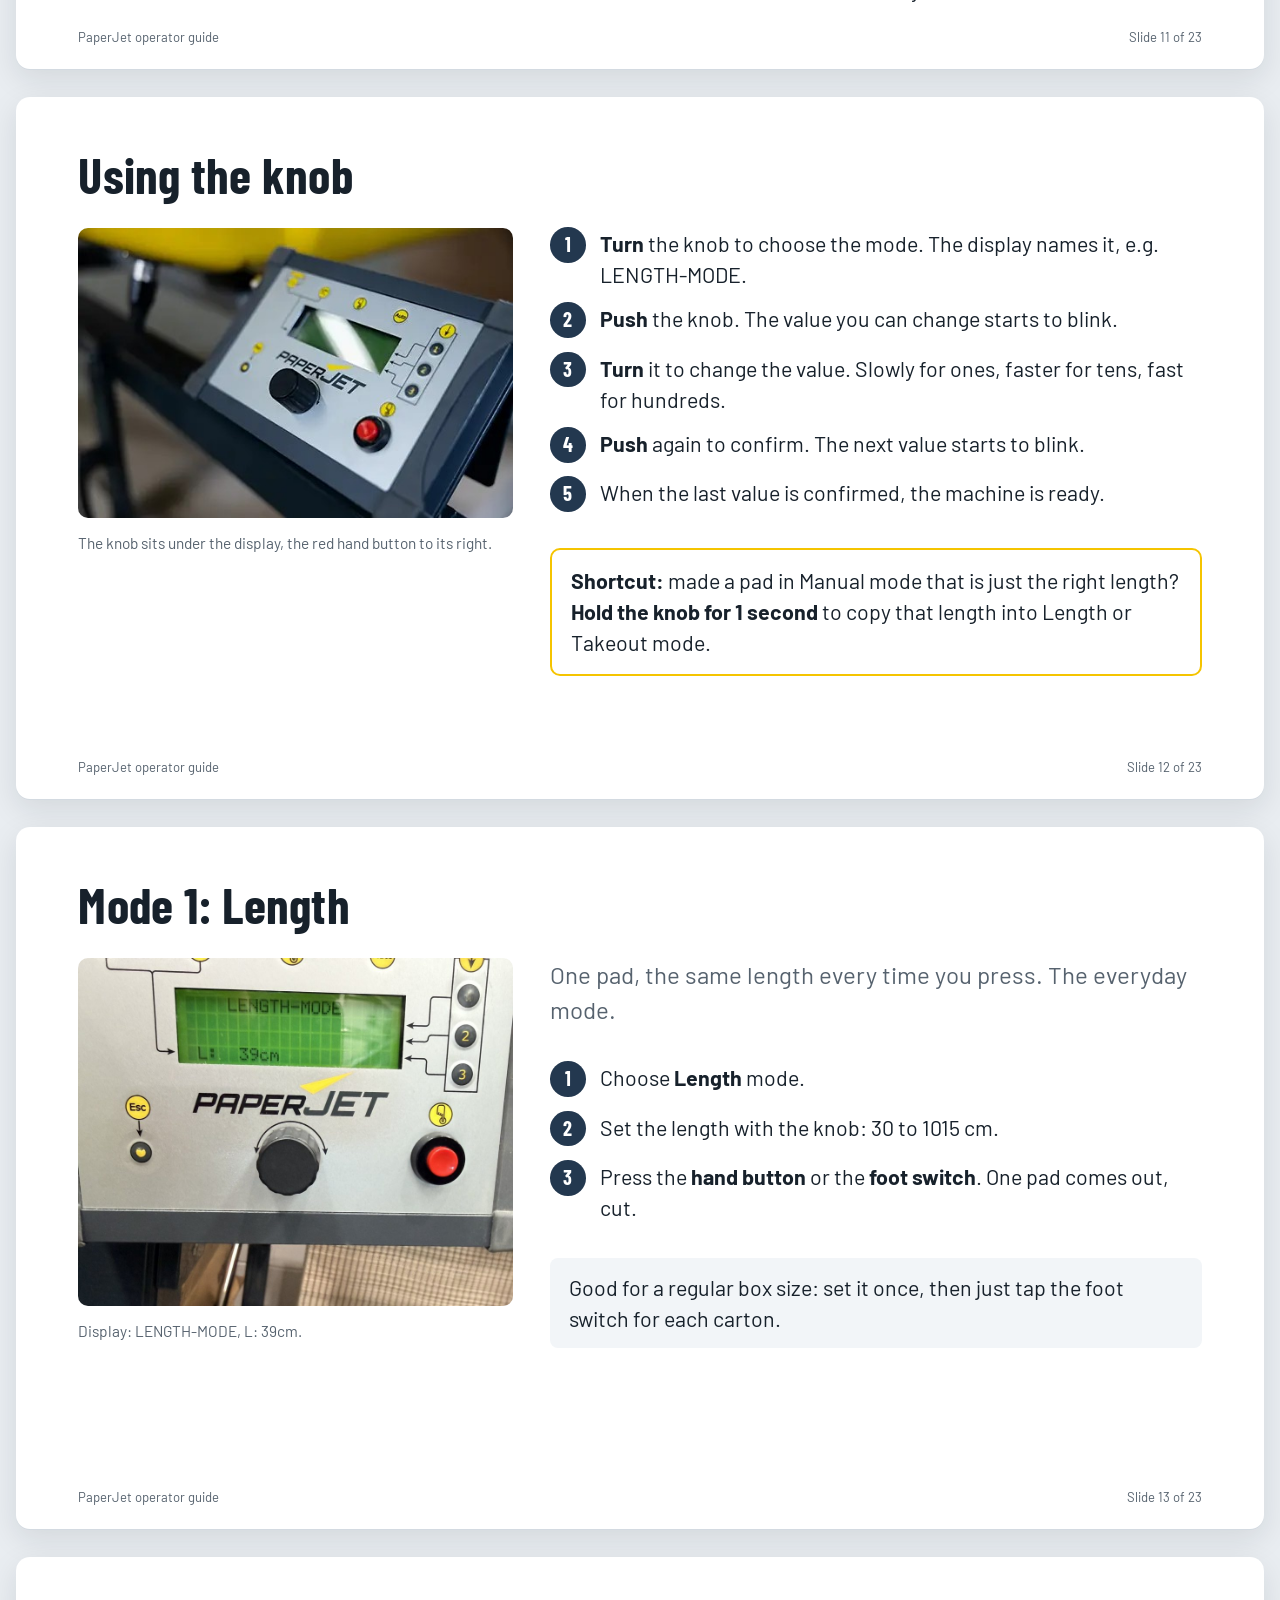
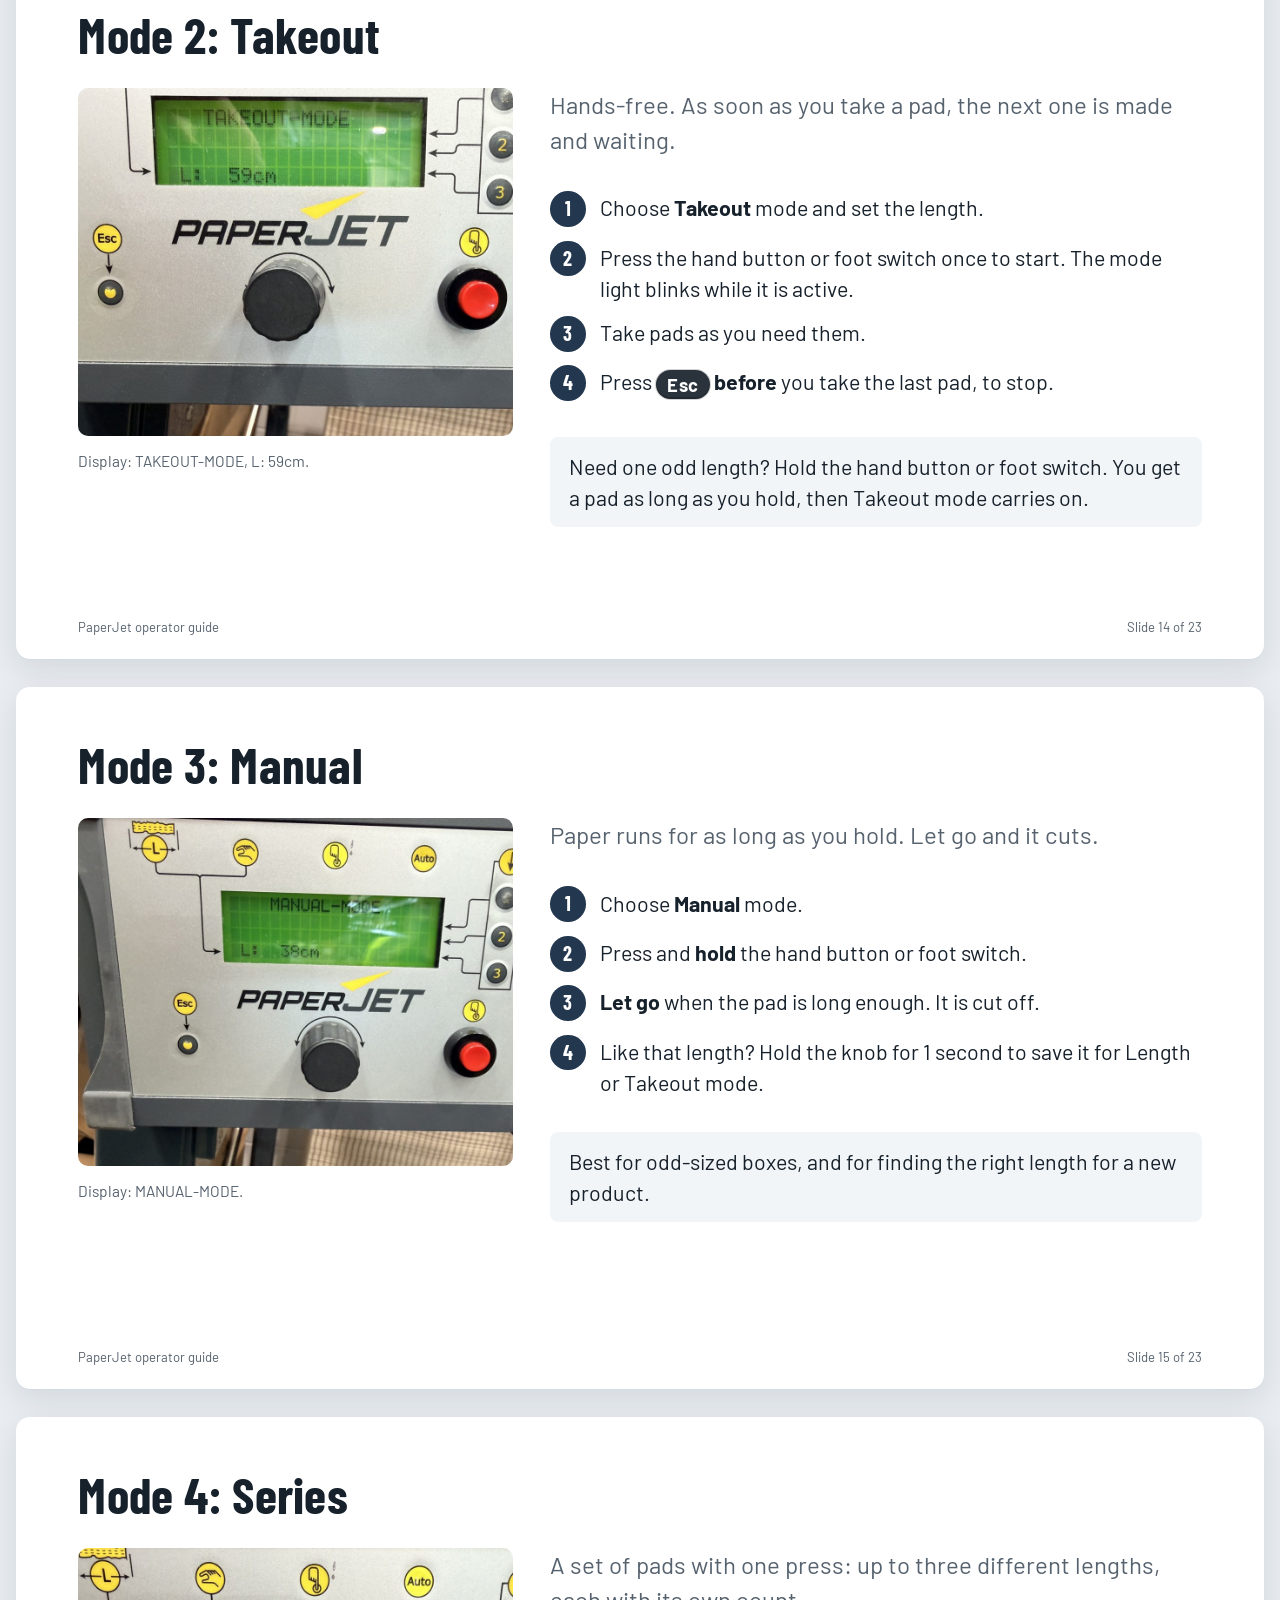
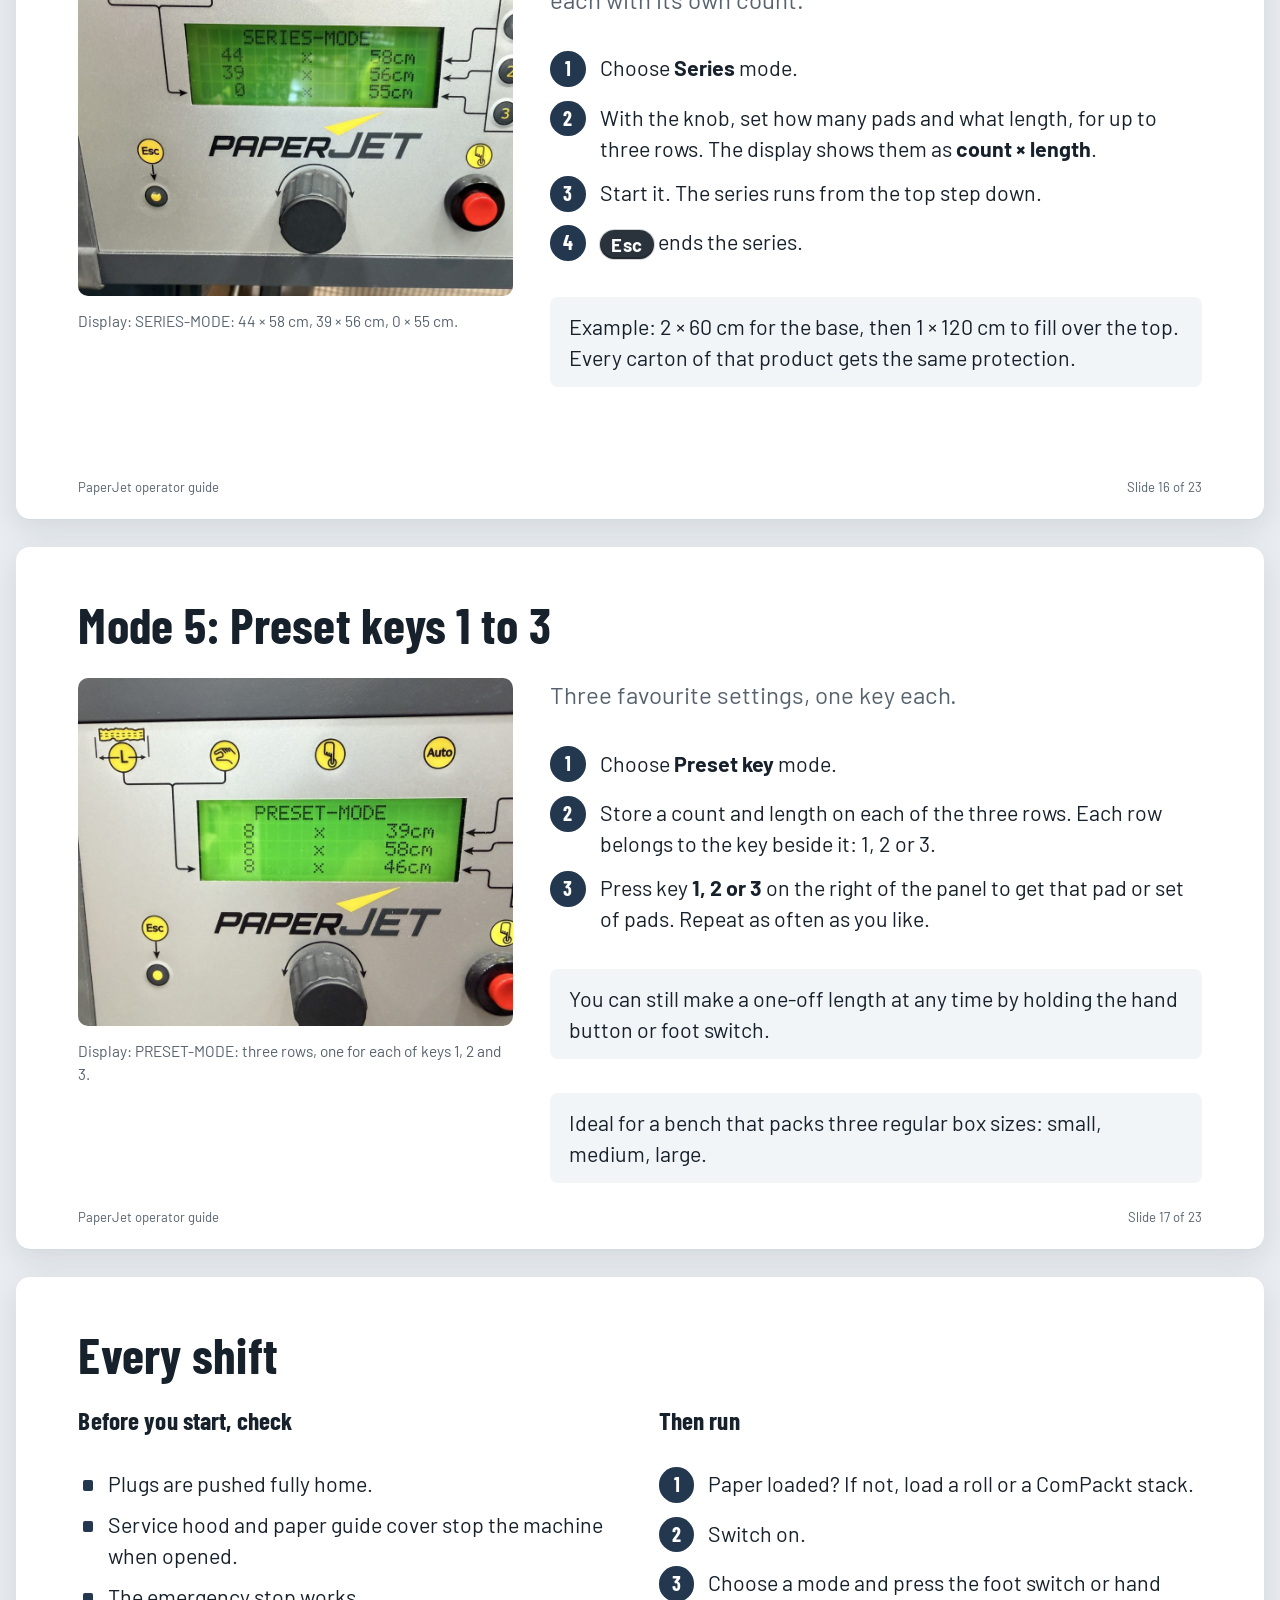
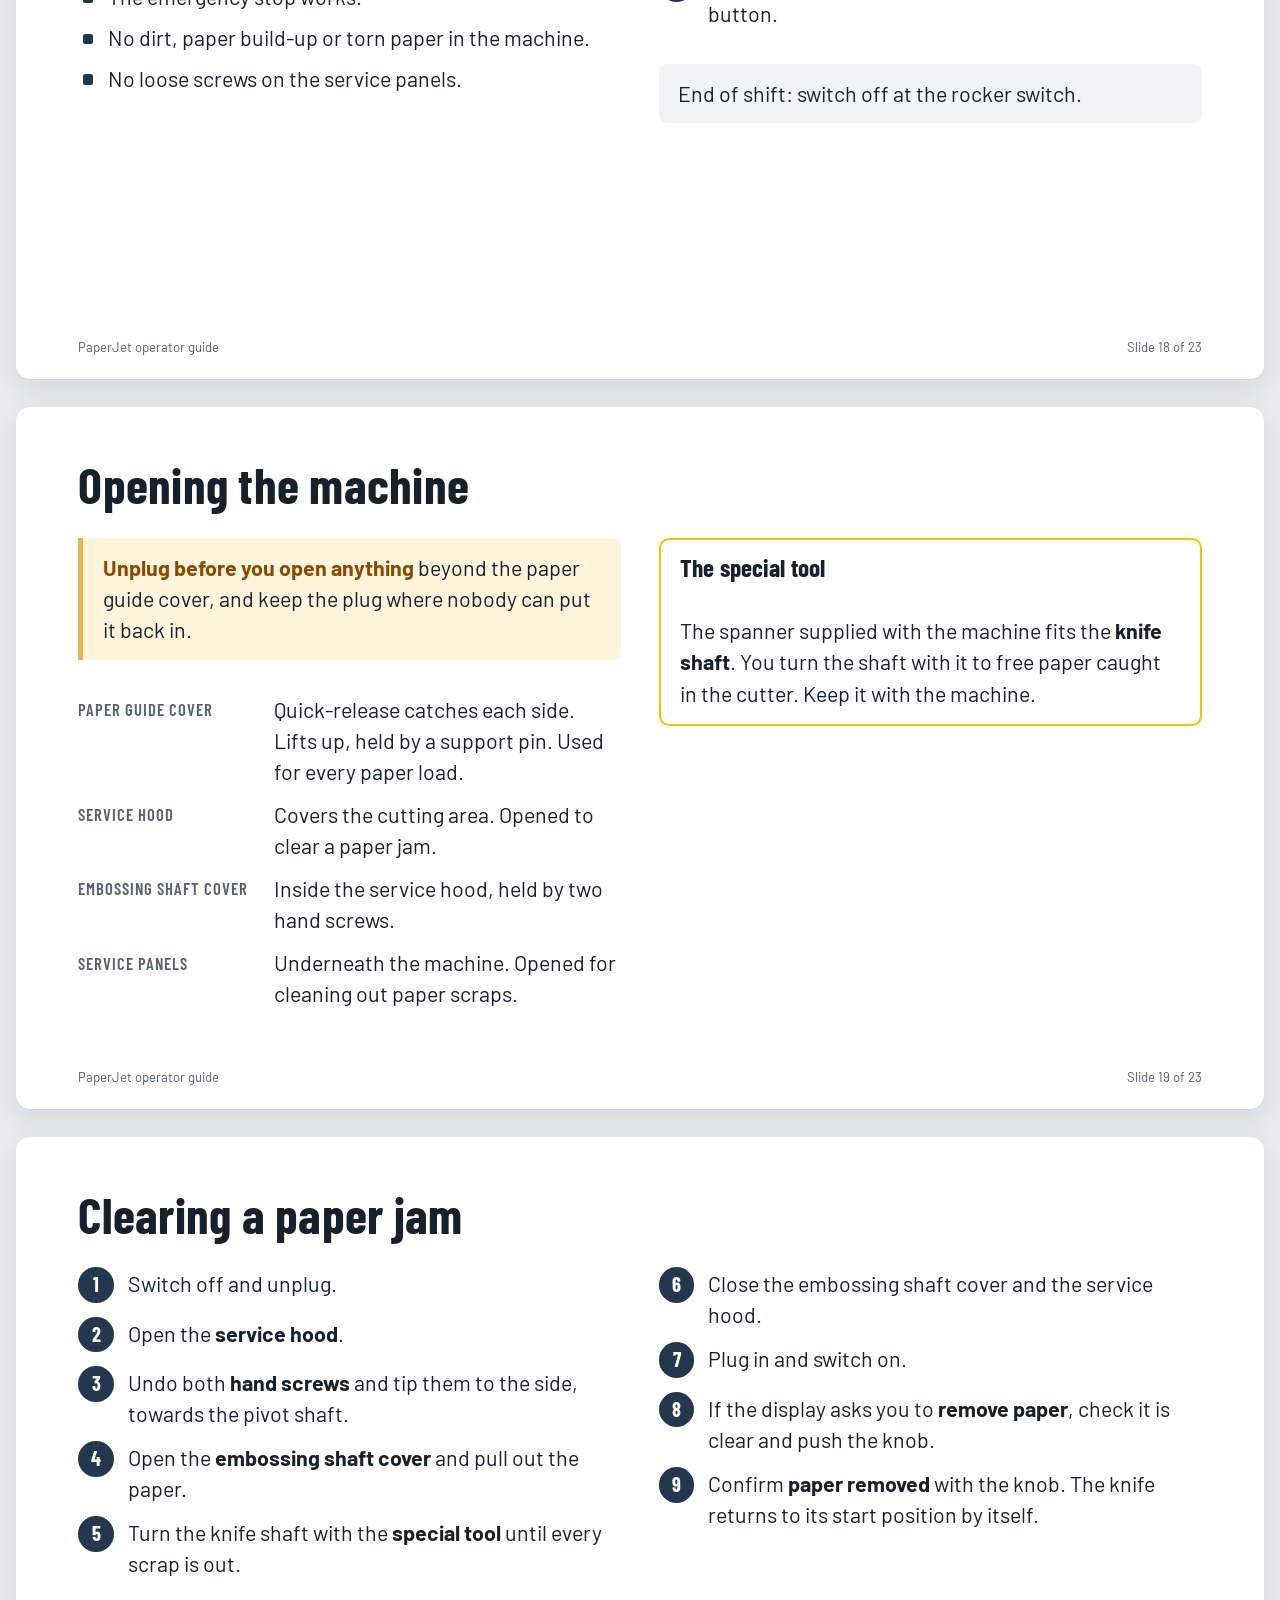
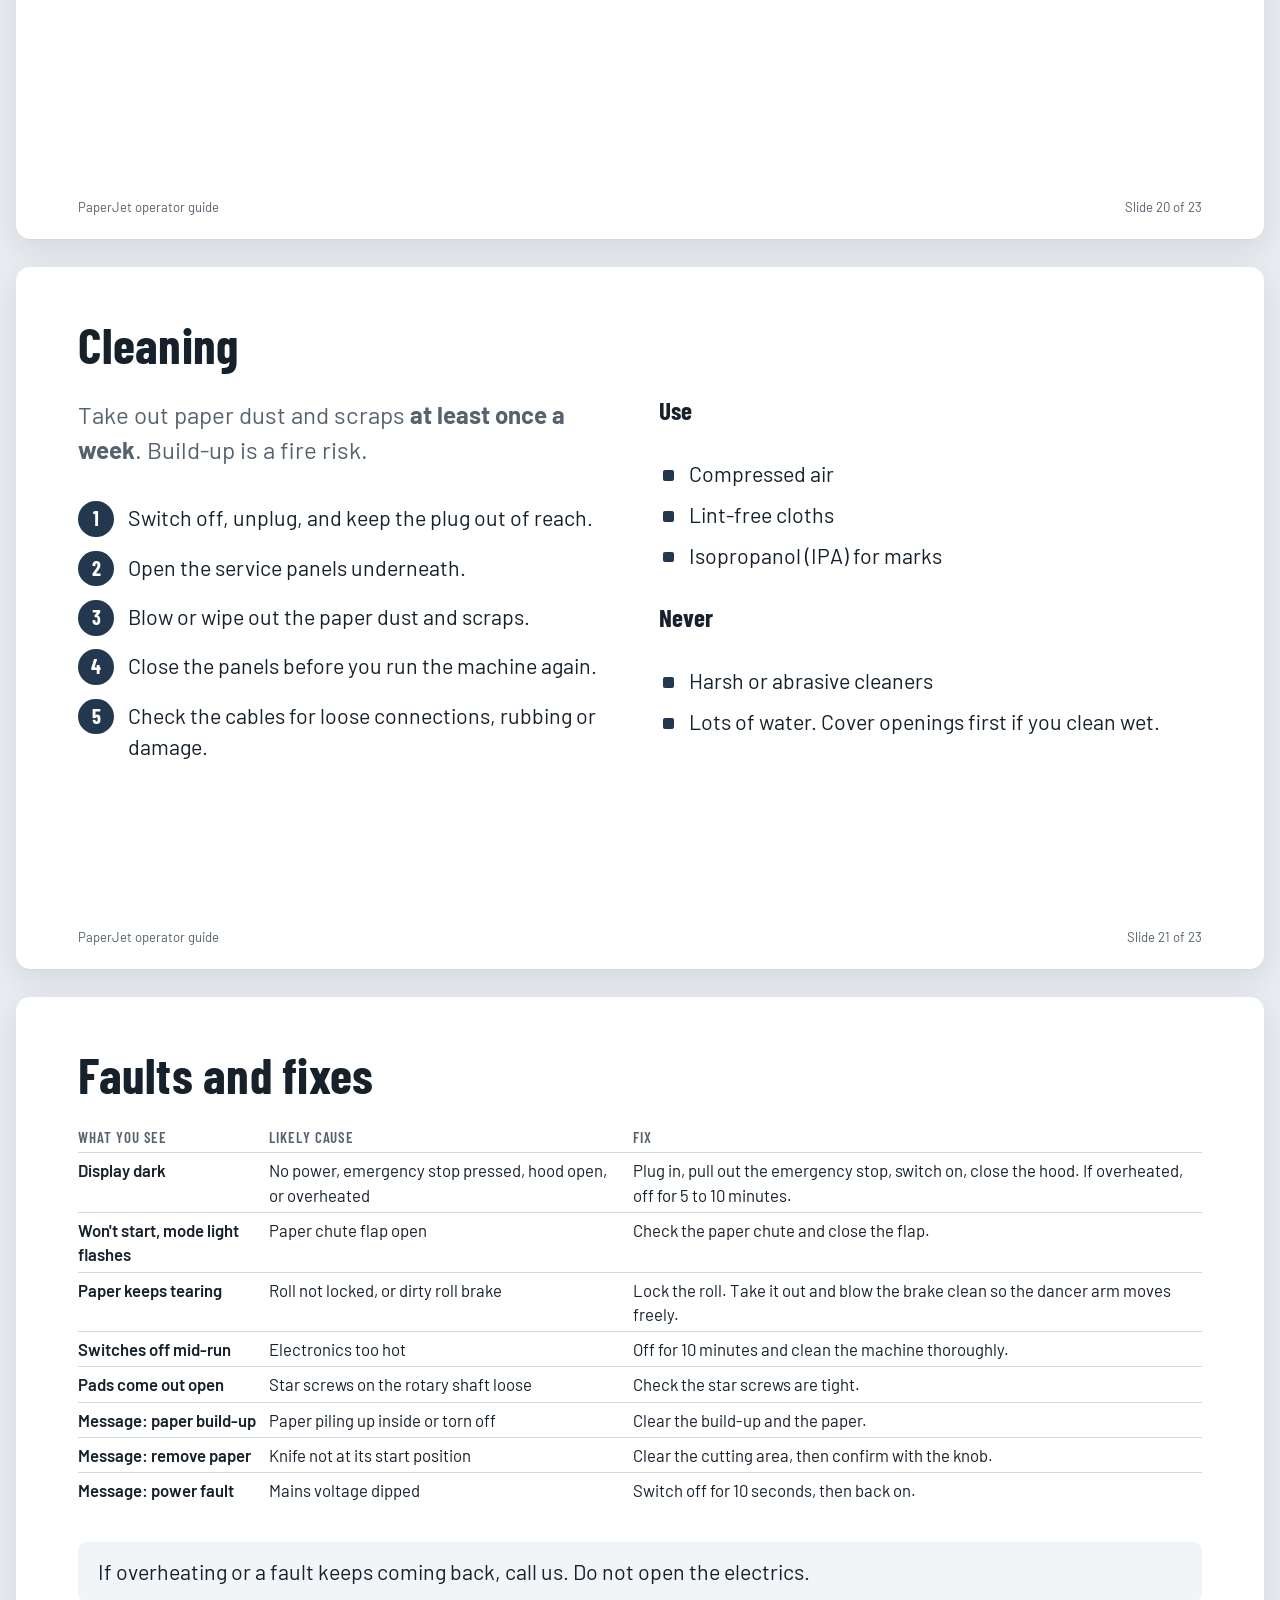
<file: paperjet/guide.html>
<!doctype html>
<html lang="en-GB">
<head>
<meta charset="utf-8">
<meta name="viewport" content="width=device-width, initial-scale=1, viewport-fit=cover">
<title>PaperJet Operator Guide</title>
<meta name="description" content="Operator guide for the Sprick PaperJet paper cushioning machine: switching on, loading paper, the hand control panel and its five modes, cleaning, clearing jams and faults.">
<link rel="preconnect" href="https://fonts.googleapis.com">
<link rel="preconnect" href="https://fonts.gstatic.com" crossorigin>
<link rel="stylesheet" href="https://fonts.googleapis.com/css2?family=Barlow+Condensed:wght@600;700&family=Barlow:wght@400;500;600;700&family=IBM+Plex+Mono:wght@500&display=swap">
<link rel="stylesheet" href="assets/paperjet.css">
<style>@page { size: 13.333in 7.5in; margin: 0; }</style>
</head>
<body data-deck="PaperJet operator guide">
<div class="bar">
  <a class="home" href="index.html">PaperJet operator kit</a>
  <div class="actions">
    <a class="btn pdf-link" href="pdf/paperjet-operator-guide.pdf">PDF</a>
    <button class="btn solid" type="button" data-present>Present</button>
  </div>
</div>

<main class="deck">

<section class="slide"><div class="s cover">
  <div>
    <h1>Running the <span>PaperJet</span></h1>
    <p class="lede">From switching on to cleaning down. Loading paper, the hand control panel and its five modes, and keeping the machine running.</p>
    <p class="who">Supplied by <strong>Cotswold Packaging Group</strong><br>Based on the Sprick PaperJet operating manual, version 3.4</p>
  </div>
  <img src="img/paperjet-front.jpg" alt="Sprick PaperJet from the front: yellow housing, red emergency stop, paper cushion coming out of the outlet" style="max-height:34cqw;width:auto;justify-self:center;border-radius:10px">
</div></section>

<section class="slide"><div class="s">
  <h2>What the PaperJet does</h2>
  <div class="cols">
    <div class="s-body">
      <p class="lede">It turns flat recycled paper into cushioning pads, cut to the length you set, on demand at the packing bench.</p>
      <dl class="spec">
        <dt>Speed</dt><dd>Up to 1.2 metres a second, up to 200 pads a minute. Quieter than 70 dB.</dd>
        <dt>Lengths</dt><dd>30 cm to 1015 cm, set to the centimetre.</dd>
        <dt>Paper</dt><dd>PaperJet paper only: 100% recycled, 70, 90 or 120 g/m². Rolls, ComPackt stacks (24 kg, about 390 m) or a continuous ComPackt pallet (7,600 m).</dd>
        <dt>Power</dt><dd>Normal mains, 110 to 240 V. Rated 1450 W.</dd>
        <dt>Size</dt><dd>About 1110 × 755 × 280 mm, about 55 kg on its own.</dd>
      </dl>
    </div>
    <div class="s-body">
      <h3>In the box</h3>
      <ul class="ticks">
        <li>PaperJet machine and power supply</li>
        <li>Hand control panel and its support rod</li>
        <li>Foot switch</li>
        <li><strong>Special tool for the knife shaft</strong> (the spanner)</li>
        <li>Cable ties and operating manual</li>
        <li>Stand: ComPackt, EuPal or middle stand</li>
      </ul>
      <p class="note">The machine stays the property of Sprick and is supplied on loan.</p>
    </div>
  </div>
</div></section>

<section class="slide"><div class="s">
  <h2>Stands: how it sits at the bench</h2>
  <div class="cols three">
    <div class="s-body"><div class="photo"><img src="img/frame-compackt.jpg" alt="PaperJet on the ComPackt frame over a pallet of fanfold paper"></div><h3>ComPackt frame</h3><p>Sits over a ComPackt pallet. Outlet at 1,100 mm.</p></div>
    <div class="s-body"><div class="photo"><img src="img/frame-eupal.jpg" alt="PaperJet on the EU-Pal frame over a continuous ComPackt pallet"></div><h3>EU-Pal frame</h3><p>Over a Euro pallet, outlet at 1,500 mm.</p></div>
    <div class="s-body"><div class="photo"><img src="img/middle-stand.jpg" alt="PaperJet on the mobile middle stand on castors"></div><h3>Middle stand</h3><p>On castors, height adjustable. Takes paper rolls.</p></div>
  </div>
</div></section>

<section class="slide"><div class="s">
  <h2>What's where on the machine</h2>
  <div class="cols wide-right" style="grid-template-columns:.75fr 1.25fr">
  <div class="photo"><img src="img/outlet-estop.jpg" alt="Front of the PaperJet: red emergency stop on the left of the yellow housing, paper outlet in the middle"><p class="cap" style="padding:.3em .5em">Emergency stop and paper outlet. Sprick photo.</p></div>
  <div class="s-body">
    <ol class="parts" style="grid-template-columns:1fr">
      <li><strong>Service panels</strong>, underneath. Open for cleaning only.</li>
      <li><strong>Hand control panel</strong> socket</li>
      <li><strong>Foot switch</strong> socket</li>
      <li><strong>Paper outlet</strong>, where the pads come out</li>
      <li><strong>Emergency stop</strong>, the red mushroom button</li>
      <li><strong>Service hood</strong>, covers the cutting area</li>
      <li><strong>Paper guide cover</strong>, opens to thread paper</li>
      <li><strong>Deflector rollers</strong>, the paper runs between them</li>
      <li><strong>On/off switch</strong> and power socket</li>
      <li><strong>Dancer arm</strong>, keeps the roll under light tension</li>
      <li><strong>Roll lock</strong> with locking knob</li>
      <li><strong>Roll seat</strong>, where the paper roll sits</li>
    </ol>
  </div>
  </div>
</div></section>

<section class="slide"><div class="s">
  <h2>Safety first</h2>
  <div class="cols">
    <ul class="ticks">
      <li>Only trained operators use the machine.</li>
      <li><strong>Switch off</strong> before you put a hand inside it, for any reason.</li>
      <li>Close-fitting clothes, long hair tied back, no gloves when loading paper. The rollers can pull things in.</li>
      <li>Never run it with the service panels open. A marking inside shows from a distance if they are.</li>
      <li>Do not move the machine while it is plugged in.</li>
    </ul>
    <div class="s-body">
      <p class="warn"><strong>Emergency stop.</strong> Place the machine so the red button is always in reach. Press it to stop everything. Never use it to clear a fault message.</p>
      <p class="warn"><strong>Pacemakers.</strong> The hand control panel has magnets. Anyone with a pacemaker or defibrillator keeps at least 26 cm away from it.</p>
      <p class="note">Heavy paper: one person up to 15 kg. A 27 kg roll or a 24 kg ComPackt stack needs two people.</p>
    </div>
  </div>
</div></section>

<section class="slide"><div class="s">
  <h2>Set up and switch on</h2>
  <div class="cols">
    <div class="s-body">
      <ol class="steps">
        <li>Position the machine so the emergency stop, hand control panel and foot switch are all easy to reach.</li>
        <li>Plug the <strong>foot switch</strong> into its socket on the machine.</li>
        <li>Plug the <strong>hand control panel</strong> into its socket.</li>
        <li>Connect the power lead to the machine, then to the wall.</li>
        <li>Pull the <strong>emergency stop</strong> out if it is pressed in.</li>
        <li>Flip the <strong>on/off rocker switch</strong> to on. The display lights up.</li>
      </ol>
    </div>
    <div class="s-body">
      <h3>Cables</h3>
      <ul class="ticks">
        <li>No extension lead longer than 10 m, and no multi-way blocks.</li>
        <li>Run cables out of walkways so nobody trips, and tie them up with the cable ties supplied.</li>
      </ul>
      <p class="note">If paper is not loaded yet, load it before you start producing pads. The next slides show how.</p>
    </div>
  </div>
</div></section>

<section class="slide"><div class="s">
  <h2>Load a paper roll 1: fit the roll</h2>
  <div class="cols">
    <div class="s-body">
      <p class="warn"><strong>Switch off first.</strong> No gloves, sleeves tight. Two people for a 27 kg roll.</p>
      <ol class="steps">
        <li>Push the roll into the <strong>roll seat</strong>.</li>
        <li>Pull the <strong>locking knob</strong> and swing the roll lock round in front of the roll. Check the knob clicks back in.</li>
        <li>Open the <strong>quick-release catches</strong> on both sides of the paper guide cover.</li>
        <li>Lift the <strong>paper guide cover</strong>. Check its support pin catches so it stays open.</li>
      </ol>
    </div>
    <div class="callout s-body">
      <h3>Why the roll lock matters</h3>
      <p>If the roll is not locked it can slide sideways, and the paper web keeps tearing. It is the first thing to check if pads keep breaking.</p>
    </div>
  </div>
</div></section>

<section class="slide"><div class="s">
  <h2>Load a paper roll 2: thread the paper</h2>
  <div class="cols">
    <div class="s-body">
      <ol class="steps" style="counter-reset: st 4">
        <li>Push the <strong>dancer arm</strong> in the direction of the arrow to release the roll brake.</li>
        <li>Feed the paper <strong>under the dancer arm</strong> and leave a loose loop, so it is not under tension.</li>
        <li>Feed it <strong>between the deflector rollers</strong>.</li>
        <li>Wrap it round the <strong>paper guide</strong> so it forms a triangle.</li>
        <li>Push it in until the <strong>gear wheel</strong> grips it.</li>
      </ol>
    </div>
    <div class="s-body">
      <ol class="steps" style="counter-reset: st 9">
        <li>Lift the cover slightly and pull the support pin back into its joint.</li>
        <li>Close the paper guide cover and both catches.</li>
        <li>Switch on and hold <strong>manual feed</strong> until a closed pad appears at the outlet.</li>
      </ol>
      <p class="note">Manual feed runs slowly and stops the moment you let go. It is only for loading.</p>
    </div>
  </div>
</div></section>

<section class="slide"><div class="s">
  <h2>Load ComPackt fanfold paper</h2>
  <div class="cols">
    <div class="s-body">
      <ol class="steps">
        <li>Switch off. Put the ComPackt stack on its shelf. Two people for a 24 kg stack.</li>
        <li>Cut the bands on the stack and remove them.</li>
        <li>Open both quick-release catches and lift the paper guide cover until the support pin catches.</li>
        <li>Feed the paper between the deflector rollers.</li>
        <li>Wrap it round the paper guide into a triangle and push it in until the gear wheel grips.</li>
        <li>Release the support pin, close the cover and catches.</li>
        <li>Switch on and hold manual feed until a closed pad appears.</li>
      </ol>
    </div>
    <div class="callout s-body">
      <h3>Join the next stack, no rethreading</h3>
      <p>On stands that take two stacks, you can glue them together so paper runs straight on. Or use a continuous ComPackt pallet: 7,600 m with no joins.</p>
      <ol class="steps">
        <li>Run strips from the ATG glue dispenser across the top of the stack in use.</li>
        <li>Put the new stack on top of the glue strips.</li>
        <li>Cut and remove the bands on the new stack.</li>
      </ol>
    </div>
  </div>
</div></section>

<section class="slide"><div class="s">
  <h2>Changing an empty roll</h2>
  <div class="cols">
    <div class="s-body">
      <ol class="steps">
        <li>Switch off.</li>
        <li>Pull the locking knob and swing the roll lock out of the way.</li>
        <li>Push the dancer arm to release the roll brake.</li>
        <li>Take out the empty core.</li>
        <li>Push the new roll into the roll seat and lock it. Check the knob clicks in.</li>
      </ol>
    </div>
    <div class="s-body">
      <p>Then thread the paper exactly as for a first load:</p>
      <p class="note">Catches open, cover up, under the dancer arm with a loose loop, between the deflector rollers, triangle round the paper guide, into the gear wheel, cover closed, manual feed until a closed pad appears.</p>
      <p class="warn"><strong>Roll joins</strong> are not covered in the manual. Thread a new roll from scratch each time.</p>
    </div>
  </div>
</div></section>

<section class="slide"><div class="s">
  <h2>The hand control panel</h2>
  <div class="cols wide-right">
    <div class="s-body" style="gap:.4em"><div class="photo"><img src="img/control-pad.jpg" alt="The whole PaperJet control pad: yellow mode symbols across the top, green display, keys 1, 2 and 3 down the right, Esc bottom left, black knob, red hand button"></div><p class="cap">The PaperJet control pad.</p></div>
    <div class="s-body">
      <dl class="spec">
        <dt>Symbols</dt><dd>Yellow symbols along the top mark the modes: <strong>L</strong> for Length, the <strong>hand</strong> for Takeout, the <strong>finger</strong> for Manual, plus <strong>Auto</strong>.</dd><dt>Display</dt><dd>Names the mode you are in: LENGTH-MODE, TAKEOUT-MODE, MANUAL-MODE, SERIES-MODE or PRESET-MODE, with its settings underneath.</dd><dt>Keys 1 2 3</dt><dd>Down the right edge, under the arrow symbol. Used in Preset mode.</dd>
        <dt>Service</dt><dd>The display shows <strong>Service</strong> when maintenance is due.</dd>
        <dt>Esc</dt><dd>Cancels what you are doing, in any mode. Ends Takeout and Series mode.</dd>
        <dt>Knob</dt><dd>Turn and push to choose the mode and change values.</dd>
        <dt>Red button</dt><dd>The red button. Starts production in the chosen mode. The foot switch does exactly the same.</dd>
      </dl>
    </div>
  </div>
</div></section>

<section class="slide"><div class="s">
  <h2>Using the knob</h2>
  <div class="cols wide-right">
    <div class="s-body" style="gap:.4em"><div class="photo"><img src="img/control-pad.jpg" alt="The PaperJet control pad with the black knob in the middle and the red hand button to its right"></div><p class="cap">The knob sits under the display, the red hand button to its right.</p></div>
    <div class="s-body">
      <ol class="steps">
        <li><strong>Turn</strong> the knob to choose the mode. The display names it, e.g. LENGTH-MODE.</li>
        <li><strong>Push</strong> the knob. The value you can change starts to blink.</li>
        <li><strong>Turn</strong> it to change the value. Slowly for ones, faster for tens, fast for hundreds.</li>
        <li><strong>Push</strong> again to confirm. The next value starts to blink.</li>
        <li>When the last value is confirmed, the machine is ready.</li>
      </ol>
      <p class="callout"><strong>Shortcut:</strong> made a pad in Manual mode that is just the right length? <strong>Hold the knob for 1 second</strong> to copy that length into Length or Takeout mode.</p>
    </div>
  </div>
</div></section>

<section class="slide"><div class="s">
  <h2>Mode 1: Length</h2>
  <div class="cols wide-right">
    <div class="s-body" style="gap:.4em"><div class="photo"><img src="img/panel-length-close.jpg" alt="Control pad display: LENGTH-MODE, L: 39cm"></div><p class="cap">Display: LENGTH-MODE, L: 39cm.</p></div>
    <div class="s-body">
      <p class="lede">One pad, the same length every time you press. The everyday mode.</p>
      <ol class="steps">
        <li>Choose <strong>Length</strong> mode.</li>
        <li>Set the length with the knob: 30 to 1015 cm.</li>
        <li>Press the <strong>hand button</strong> or the <strong>foot switch</strong>. One pad comes out, cut.</li>
      </ol>
      <p class="note">Good for a regular box size: set it once, then just tap the foot switch for each carton.</p>
    </div>
  </div>
</div></section>

<section class="slide"><div class="s">
  <h2>Mode 2: Takeout</h2>
  <div class="cols wide-right">
    <div class="s-body" style="gap:.4em"><div class="photo"><img src="img/panel-takeout.jpg" alt="Control pad display: TAKEOUT-MODE, L: 59cm"></div><p class="cap">Display: TAKEOUT-MODE, L: 59cm.</p></div>
    <div class="s-body">
      <p class="lede">Hands-free. As soon as you take a pad, the next one is made and waiting.</p>
      <ol class="steps">
        <li>Choose <strong>Takeout</strong> mode and set the length.</li>
        <li>Press the hand button or foot switch once to start. The mode light blinks while it is active.</li>
        <li>Take pads as you need them.</li>
        <li>Press <kbd>Esc</kbd> <strong>before</strong> you take the last pad, to stop.</li>
      </ol>
      <p class="note">Need one odd length? Hold the hand button or foot switch. You get a pad as long as you hold, then Takeout mode carries on.</p>
    </div>
  </div>
</div></section>

<section class="slide"><div class="s">
  <h2>Mode 3: Manual</h2>
  <div class="cols wide-right">
    <div class="s-body" style="gap:.4em"><div class="photo"><img src="img/panel-manual.jpg" alt="Control pad display: MANUAL-MODE"></div><p class="cap">Display: MANUAL-MODE.</p></div>
    <div class="s-body">
      <p class="lede">Paper runs for as long as you hold. Let go and it cuts.</p>
      <ol class="steps">
        <li>Choose <strong>Manual</strong> mode.</li>
        <li>Press and <strong>hold</strong> the hand button or foot switch.</li>
        <li><strong>Let go</strong> when the pad is long enough. It is cut off.</li>
        <li>Like that length? Hold the knob for 1 second to save it for Length or Takeout mode.</li>
      </ol>
      <p class="note">Best for odd-sized boxes, and for finding the right length for a new product.</p>
    </div>
  </div>
</div></section>

<section class="slide"><div class="s">
  <h2>Mode 4: Series</h2>
  <div class="cols wide-right">
    <div class="s-body" style="gap:.4em"><div class="photo"><img src="img/panel-series.jpg" alt="Control pad display: SERIES-MODE: 44 × 58 cm, 39 × 56 cm, 0 × 55 cm"></div><p class="cap">Display: SERIES-MODE: 44 × 58 cm, 39 × 56 cm, 0 × 55 cm.</p></div>
    <div class="s-body">
      <p class="lede">A set of pads with one press: up to three different lengths, each with its own count.</p>
      <ol class="steps">
        <li>Choose <strong>Series</strong> mode.</li>
        <li>With the knob, set how many pads and what length, for up to three rows. The display shows them as <strong>count × length</strong>.</li>
        <li>Start it. The series runs from the top step down.</li>
        <li><kbd>Esc</kbd> ends the series.</li>
      </ol>
      <p class="note">Example: 2 × 60 cm for the base, then 1 × 120 cm to fill over the top. Every carton of that product gets the same protection.</p>
    </div>
  </div>
</div></section>

<section class="slide"><div class="s">
  <h2>Mode 5: Preset keys 1 to 3</h2>
  <div class="cols wide-right">
    <div class="s-body" style="gap:.4em"><div class="photo"><img src="img/panel-preset.jpg" alt="Control pad display: PRESET-MODE: three rows, one for each of keys 1, 2 and 3"></div><p class="cap">Display: PRESET-MODE: three rows, one for each of keys 1, 2 and 3.</p></div>
    <div class="s-body">
      <p class="lede">Three favourite settings, one key each.</p>
      <ol class="steps">
        <li>Choose <strong>Preset key</strong> mode.</li>
        <li>Store a count and length on each of the three rows. Each row belongs to the key beside it: 1, 2 or 3.</li>
        <li>Press key <strong>1, 2 or 3</strong> on the right of the panel to get that pad or set of pads. Repeat as often as you like.</li>
      </ol>
      <p class="note">You can still make a one-off length at any time by holding the hand button or foot switch.</p>
      <p class="note">Ideal for a bench that packs three regular box sizes: small, medium, large.</p>
    </div>
  </div>
</div></section>

<section class="slide"><div class="s">
  <h2>Every shift</h2>
  <div class="cols">
    <div class="s-body">
      <h3>Before you start, check</h3>
      <ul class="ticks">
        <li>Plugs are pushed fully home.</li>
        <li>Service hood and paper guide cover stop the machine when opened.</li>
        <li>The emergency stop works.</li>
        <li>No dirt, paper build-up or torn paper in the machine.</li>
        <li>No loose screws on the service panels.</li>
      </ul>
    </div>
    <div class="s-body">
      <h3>Then run</h3>
      <ol class="steps">
        <li>Paper loaded? If not, load a roll or a ComPackt stack.</li>
        <li>Switch on.</li>
        <li>Choose a mode and press the foot switch or hand button.</li>
      </ol>
      <p class="note">End of shift: switch off at the rocker switch.</p>
    </div>
  </div>
</div></section>

<section class="slide"><div class="s">
  <h2>Opening the machine</h2>
  <div class="cols">
    <div class="s-body">
      <p class="warn"><strong>Unplug before you open anything</strong> beyond the paper guide cover, and keep the plug where nobody can put it back in.</p>
      <dl class="spec">
        <dt>Paper guide cover</dt><dd>Quick-release catches each side. Lifts up, held by a support pin. Used for every paper load.</dd>
        <dt>Service hood</dt><dd>Covers the cutting area. Opened to clear a paper jam.</dd>
        <dt>Embossing shaft cover</dt><dd>Inside the service hood, held by two hand screws.</dd>
        <dt>Service panels</dt><dd>Underneath the machine. Opened for cleaning out paper scraps.</dd>
      </dl>
    </div>
    <div class="callout s-body">
      <h3>The special tool</h3>
      <p>The spanner supplied with the machine fits the <strong>knife shaft</strong>. You turn the shaft with it to free paper caught in the cutter. Keep it with the machine.</p>
    </div>
  </div>
</div></section>

<section class="slide"><div class="s">
  <h2>Clearing a paper jam</h2>
  <div class="cols">
    <div class="s-body">
      <ol class="steps">
        <li>Switch off and unplug.</li>
        <li>Open the <strong>service hood</strong>.</li>
        <li>Undo both <strong>hand screws</strong> and tip them to the side, towards the pivot shaft.</li>
        <li>Open the <strong>embossing shaft cover</strong> and pull out the paper.</li>
        <li>Turn the knife shaft with the <strong>special tool</strong> until every scrap is out.</li>
      </ol>
    </div>
    <div class="s-body">
      <ol class="steps" style="counter-reset: st 5">
        <li>Close the embossing shaft cover and the service hood.</li>
        <li>Plug in and switch on.</li>
        <li>If the display asks you to <strong>remove paper</strong>, check it is clear and push the knob.</li>
        <li>Confirm <strong>paper removed</strong> with the knob. The knife returns to its start position by itself.</li>
      </ol>
    </div>
  </div>
</div></section>

<section class="slide"><div class="s">
  <h2>Cleaning</h2>
  <div class="cols">
    <div class="s-body">
      <p class="lede">Take out paper dust and scraps <strong>at least once a week</strong>. Build-up is a fire risk.</p>
      <ol class="steps">
        <li>Switch off, unplug, and keep the plug out of reach.</li>
        <li>Open the service panels underneath.</li>
        <li>Blow or wipe out the paper dust and scraps.</li>
        <li>Close the panels before you run the machine again.</li>
        <li>Check the cables for loose connections, rubbing or damage.</li>
      </ol>
    </div>
    <div class="s-body">
      <h3>Use</h3>
      <ul class="ticks"><li>Compressed air</li><li>Lint-free cloths</li><li>Isopropanol (IPA) for marks</li></ul>
      <h3>Never</h3>
      <ul class="ticks"><li>Harsh or abrasive cleaners</li><li>Lots of water. Cover openings first if you clean wet.</li></ul>
    </div>
  </div>
</div></section>

<section class="slide"><div class="s">
  <h2>Faults and fixes</h2>
  <div class="s-body">
    <table class="faults">
      <thead><tr><th>What you see</th><th>Likely cause</th><th>Fix</th></tr></thead>
      <tbody>
        <tr><td>Display dark</td><td>No power, emergency stop pressed, hood open, or overheated</td><td>Plug in, pull out the emergency stop, switch on, close the hood. If overheated, off for 5 to 10 minutes.</td></tr>
        <tr><td>Won't start, mode light flashes</td><td>Paper chute flap open</td><td>Check the paper chute and close the flap.</td></tr>
        <tr><td>Paper keeps tearing</td><td>Roll not locked, or dirty roll brake</td><td>Lock the roll. Take it out and blow the brake clean so the dancer arm moves freely.</td></tr>
        <tr><td>Switches off mid-run</td><td>Electronics too hot</td><td>Off for 10 minutes and clean the machine thoroughly.</td></tr>
        <tr><td>Pads come out open</td><td>Star screws on the rotary shaft loose</td><td>Check the star screws are tight.</td></tr>
        <tr><td>Message: paper build-up</td><td>Paper piling up inside or torn off</td><td>Clear the build-up and the paper.</td></tr>
        <tr><td>Message: remove paper</td><td>Knife not at its start position</td><td>Clear the cutting area, then confirm with the knob.</td></tr>
        <tr><td>Message: power fault</td><td>Mains voltage dipped</td><td>Switch off for 10 seconds, then back on.</td></tr>
      </tbody>
    </table>
    <p class="note">If overheating or a fault keeps coming back, call us. Do not open the electrics.</p>
  </div>
</div></section>

<section class="slide"><div class="s">
  <h2>Who does what</h2>
  <div class="cols">
    <div class="s-body">
      <h3>Your operators</h3>
      <ul class="ticks">
        <li>Loading and changing paper</li>
        <li>Clearing paper jams and torn paper</li>
        <li>Weekly clean-out of paper scraps</li>
        <li>Swapping the plug lead or foot switch</li>
        <li>Pre-shift checks</li>
      </ul>
    </div>
    <div class="s-body">
      <h3>Sprick-trained service</h3>
      <ul class="ticks">
        <li>Service when the display shows <strong>Service</strong>: about every 500 rolls or 300 ComPackt stacks</li>
        <li>The six-monthly check of the knife shaft guard</li>
        <li>Spare parts and anything electrical or on the drives</li>
      </ul>
      <p class="callout">Questions or a service visit: <strong>Jo Lavene, Cotswold Packaging Group, 07930 404517</strong></p>
    </div>
  </div>
</div></section>

</main>
<script src="assets/paperjet.js"></script>
</body>
</html>
</file>
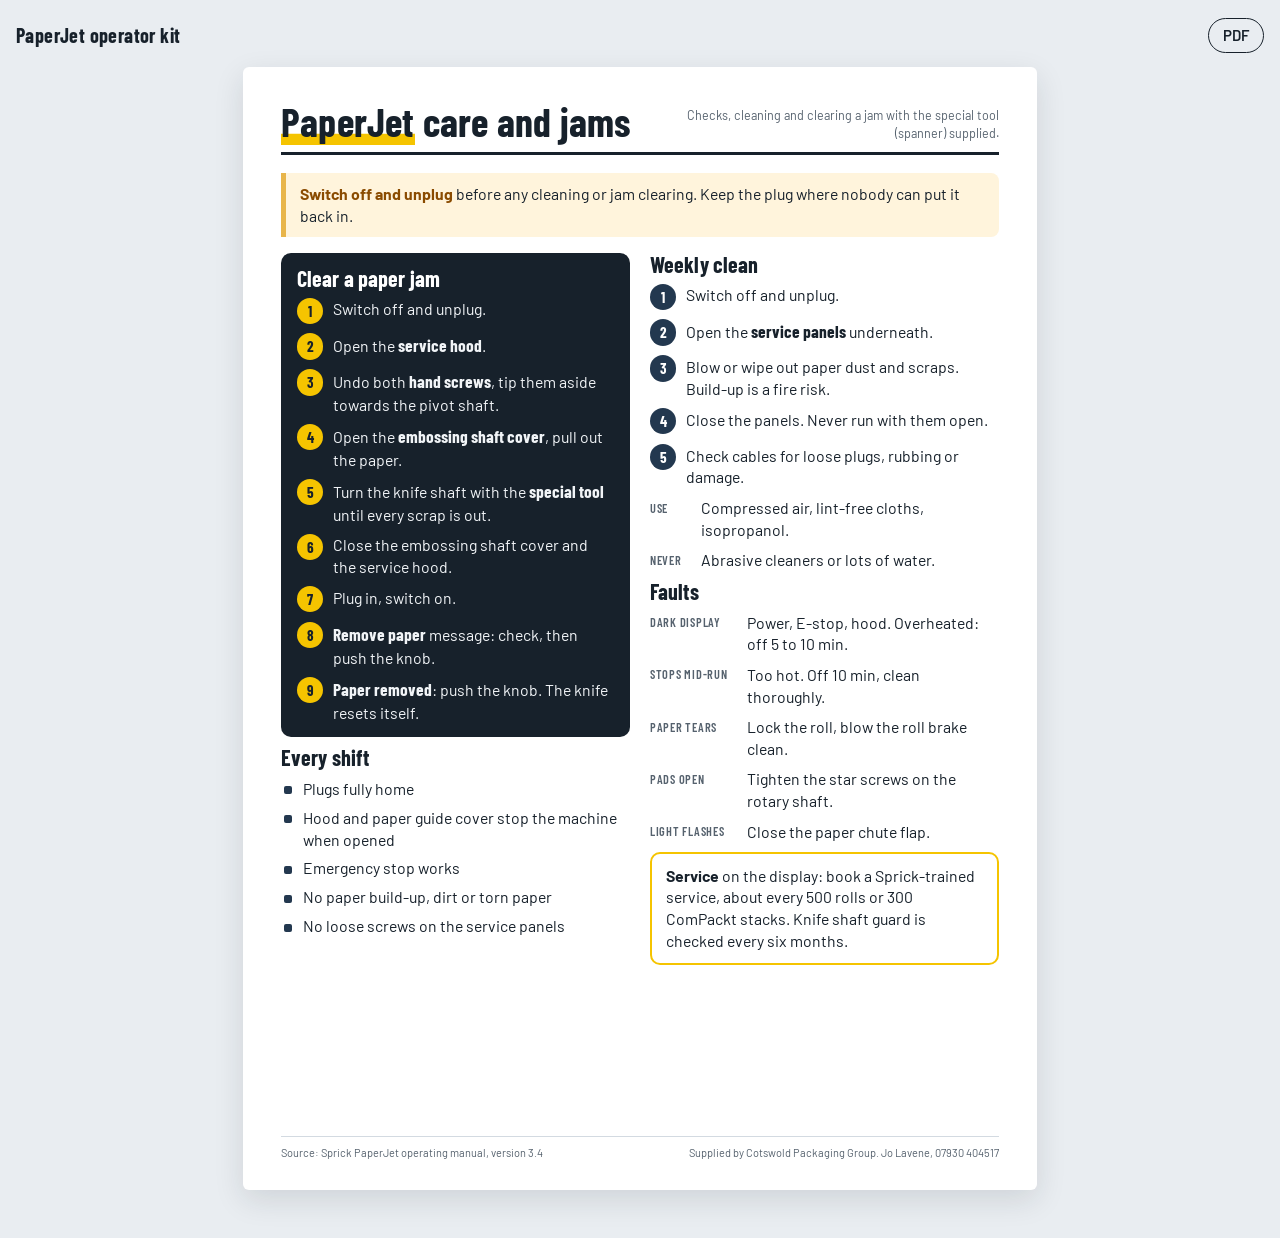
<file: paperjet/maintenance-card.html>
<!doctype html>
<html lang="en-GB">
<head>
<meta charset="utf-8">
<meta name="viewport" content="width=device-width, initial-scale=1, viewport-fit=cover">
<link rel="preconnect" href="https://fonts.googleapis.com">
<link rel="preconnect" href="https://fonts.gstatic.com" crossorigin>
<link rel="stylesheet" href="https://fonts.googleapis.com/css2?family=Barlow+Condensed:wght@600;700&family=Barlow:wght@400;500;600;700&family=IBM+Plex+Mono:wght@500&display=swap">
<link rel="stylesheet" href="assets/paperjet.css">
<title>PaperJet Maintenance Card</title>
<meta name="description" content="A4 maintenance card for the PaperJet: pre-shift checks, weekly cleaning, opening the machine and clearing a paper jam with the special tool.">
<style>
@page { size: A4; margin: 0; }
.sheet { font-size: 15.8px; }
.grid2 { display: grid; grid-template-columns: 1fr 1fr; gap: 20px; align-items: start; }
.grid2 > section { display: grid; gap: 9px; align-content: start; }
.sheet ol.steps { gap: 9px; }
.sheet ol.steps b { font-family: var(--display); font-size: 1.1em; }
.sheet .d { color: var(--muted); }
.dark { background: #17212b; color: #f1f4f7; border-radius: 10px; padding: 14px 16px; display: grid; gap: 9px; }
.dark h2 { color: #fff; } .dark .d { color: #b9c4cf; }
.dark ol.steps > li::before { background: var(--jet); color: var(--jet-ink); }
@media screen and (max-width: 830px) { .grid2 { grid-template-columns: 1fr; } }
</style>
</head>
<body>
<div class="bar">
  <a class="home" href="index.html">PaperJet operator kit</a>
  <div class="actions"><a class="btn pdf-link" href="pdf/paperjet-maintenance-card.pdf">PDF</a></div>
</div>
<article class="sheet">
  <header class="sh">
    <h1><span>PaperJet</span> care and jams</h1>
    <p>Checks, cleaning and clearing a jam with the special tool (spanner) supplied.</p>
  </header>
  <div style="display:grid; gap:16px; align-content:start">
    <p class="warn"><strong>Switch off and unplug</strong> before any cleaning or jam clearing. Keep the plug where nobody can put it back in.</p>
    <div class="grid2">
      <section>
        <div class="dark">
          <h2>Clear a paper jam</h2>
          <ol class="steps">
            <li>Switch off and unplug.</li>
            <li>Open the <b>service hood</b>.</li>
            <li>Undo both <b>hand screws</b>, tip them aside towards the pivot shaft.</li>
            <li>Open the <b>embossing shaft cover</b>, pull out the paper.</li>
            <li>Turn the knife shaft with the <b>special tool</b> until every scrap is out.</li>
            <li>Close the embossing shaft cover and the service hood.</li>
            <li>Plug in, switch on.</li>
            <li><b>Remove paper</b> message: check, then push the knob.</li>
            <li><b>Paper removed</b>: push the knob. The knife resets itself.</li>
          </ol>
        </div>
        <h2>Every shift</h2>
        <ul class="ticks">
          <li>Plugs fully home</li>
          <li>Hood and paper guide cover stop the machine when opened</li>
          <li>Emergency stop works</li>
          <li>No paper build-up, dirt or torn paper</li>
          <li>No loose screws on the service panels</li>
        </ul>
      </section>
      <section>
        <h2>Weekly clean</h2>
        <ol class="steps">
          <li>Switch off and unplug.</li>
          <li>Open the <b>service panels</b> underneath.</li>
          <li>Blow or wipe out paper dust and scraps. Build-up is a fire risk.</li>
          <li>Close the panels. Never run with them open.</li>
          <li>Check cables for loose plugs, rubbing or damage.</li>
        </ol>
        <dl class="spec">
          <dt>Use</dt><dd>Compressed air, lint-free cloths, isopropanol.</dd>
          <dt>Never</dt><dd>Abrasive cleaners or lots of water.</dd>
        </dl>
        <h2>Faults</h2>
        <dl class="spec">
          <dt>Dark display</dt><dd>Power, E-stop, hood. Overheated: off 5 to 10 min.</dd>
          <dt>Stops mid-run</dt><dd>Too hot. Off 10 min, clean thoroughly.</dd>
          <dt>Paper tears</dt><dd>Lock the roll, blow the roll brake clean.</dd>
          <dt>Pads open</dt><dd>Tighten the star screws on the rotary shaft.</dd>
          <dt>Light flashes</dt><dd>Close the paper chute flap.</dd>
        </dl>
        <p class="callout"><strong>Service</strong> on the display: book a Sprick-trained service, about every 500 rolls or 300 ComPackt stacks. Knife shaft guard is checked every six months.</p>
      </section>
    </div>
  </div>
  <footer class="sf">
    <span>Source: Sprick PaperJet operating manual, version 3.4</span>
    <span>Supplied by Cotswold Packaging Group. Jo Lavene, 07930 404517</span>
  </footer>
</article>
<script src="assets/paperjet.js"></script>
</body>
</html>
</file>
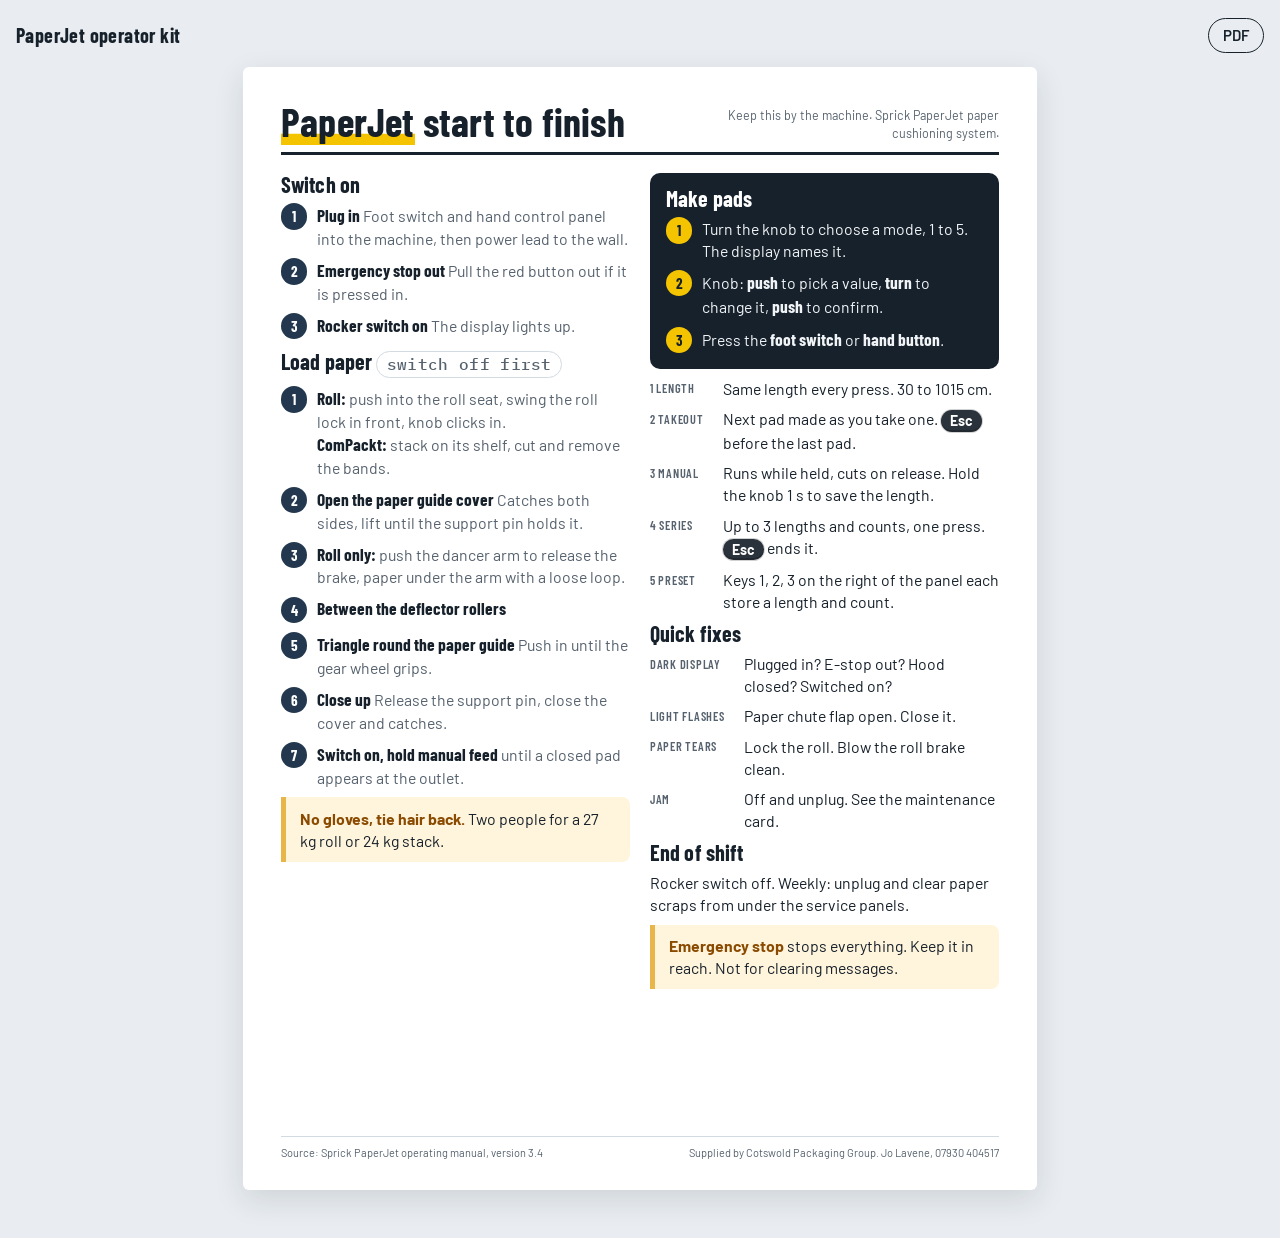
<file: paperjet/start-card.html>
<!doctype html>
<html lang="en-GB">
<head>
<meta charset="utf-8">
<meta name="viewport" content="width=device-width, initial-scale=1, viewport-fit=cover">
<link rel="preconnect" href="https://fonts.googleapis.com">
<link rel="preconnect" href="https://fonts.gstatic.com" crossorigin>
<link rel="stylesheet" href="https://fonts.googleapis.com/css2?family=Barlow+Condensed:wght@600;700&family=Barlow:wght@400;500;600;700&family=IBM+Plex+Mono:wght@500&display=swap">
<link rel="stylesheet" href="assets/paperjet.css">
<title>PaperJet Start Card</title>
<meta name="description" content="A4 quick reference for the Sprick PaperJet: switch on, load paper, choose a mode, make pads, switch off.">
<style>
@page { size: A4; margin: 0; }
.sheet { font-size: 15.8px; }
.grid2 { display: grid; grid-template-columns: 1fr 1fr; gap: 20px; align-items: start; }
.grid2 > section { display: grid; gap: 9px; align-content: start; }
.sheet ol.steps { gap: 9px; }
.sheet ol.steps b { font-family: var(--display); font-size: 1.1em; }
.sheet .d { color: var(--muted); }
.dark { background: #17212b; color: #f1f4f7; border-radius: 10px; padding: 14px 16px; display: grid; gap: 9px; }
.dark h2 { color: #fff; } .dark .d { color: #b9c4cf; }
.dark ol.steps > li::before { background: var(--jet); color: var(--jet-ink); }
@media screen and (max-width: 830px) { .grid2 { grid-template-columns: 1fr; } }
</style>
</head>
<body>
<div class="bar">
  <a class="home" href="index.html">PaperJet operator kit</a>
  <div class="actions"><a class="btn pdf-link" href="pdf/paperjet-start-card.pdf">PDF</a></div>
</div>
<article class="sheet">
  <header class="sh">
    <h1><span>PaperJet</span> start to finish</h1>
    <p>Keep this by the machine. Sprick PaperJet paper cushioning system.</p>
  </header>
  <div class="grid2">
    <section>
      <h2>Switch on</h2>
      <ol class="steps">
        <li><b>Plug in</b><span class="d"> Foot switch and hand control panel into the machine, then power lead to the wall.</span></li>
        <li><b>Emergency stop out</b><span class="d"> Pull the red button out if it is pressed in.</span></li>
        <li><b>Rocker switch on</b><span class="d"> The display lights up.</span></li>
      </ol>
      <h2>Load paper <span class="model">switch off first</span></h2>
      <ol class="steps">
        <li><b>Roll:</b><span class="d"> push into the roll seat, swing the roll lock in front, knob clicks in.</span><br><b>ComPackt:</b><span class="d"> stack on its shelf, cut and remove the bands.</span></li>
        <li><b>Open the paper guide cover</b><span class="d"> Catches both sides, lift until the support pin holds it.</span></li>
        <li><b>Roll only:</b><span class="d"> push the dancer arm to release the brake, paper under the arm with a loose loop.</span></li>
        <li><b>Between the deflector rollers</b></li>
        <li><b>Triangle round the paper guide</b><span class="d"> Push in until the gear wheel grips.</span></li>
        <li><b>Close up</b><span class="d"> Release the support pin, close the cover and catches.</span></li>
        <li><b>Switch on, hold manual feed</b><span class="d"> until a closed pad appears at the outlet.</span></li>
      </ol>
      <p class="warn"><strong>No gloves, tie hair back.</strong> Two people for a 27 kg roll or 24 kg stack.</p>
    </section>
    <section>
      <div class="dark">
        <h2>Make pads</h2>
        <ol class="steps">
          <li>Turn the knob to choose a mode, 1 to 5. The display names it.</li>
          <li>Knob: <b>push</b> to pick a value, <b>turn</b> to change it, <b>push</b> to confirm.</li>
          <li>Press the <b>foot switch</b> or <b>hand button</b>.</li>
        </ol>
      </div>
      <dl class="spec">
        <dt>1 Length</dt><dd>Same length every press. 30 to 1015 cm.</dd>
        <dt>2 Takeout</dt><dd>Next pad made as you take one. <kbd>Esc</kbd> before the last pad.</dd>
        <dt>3 Manual</dt><dd>Runs while held, cuts on release. Hold the knob 1 s to save the length.</dd>
        <dt>4 Series</dt><dd>Up to 3 lengths and counts, one press. <kbd>Esc</kbd> ends it.</dd>
        <dt>5 Preset</dt><dd>Keys 1, 2, 3 on the right of the panel each store a length and count.</dd>
      </dl>
      <h2>Quick fixes</h2>
      <dl class="spec">
        <dt>Dark display</dt><dd>Plugged in? E-stop out? Hood closed? Switched on?</dd>
        <dt>Light flashes</dt><dd>Paper chute flap open. Close it.</dd>
        <dt>Paper tears</dt><dd>Lock the roll. Blow the roll brake clean.</dd>
        <dt>Jam</dt><dd>Off and unplug. See the maintenance card.</dd>
      </dl>
      <h2>End of shift</h2>
      <p>Rocker switch off. Weekly: unplug and clear paper scraps from under the service panels.</p>
      <p class="warn"><strong>Emergency stop</strong> stops everything. Keep it in reach. Not for clearing messages.</p>
    </section>
  </div>
  <footer class="sf">
    <span>Source: Sprick PaperJet operating manual, version 3.4</span>
    <span>Supplied by Cotswold Packaging Group. Jo Lavene, 07930 404517</span>
  </footer>
</article>
<script src="assets/paperjet.js"></script>
</body>
</html>
</file>
<file: assets/app.css>
:root{
  --bg:#0d0f14; --bg2:#141821; --bg3:#1b202c;
  --ink:#e8eaf0; --ink2:#9aa3b5; --ink3:#6b7488;
  --line:#262c3a; --line2:#333b4d;
  --hi:#7cf0d2; --hi2:#ffb84d; --on-hi:#08130f;
  --radius:14px; --pad:18px; --gap:18px;
  --mono:ui-monospace,"Cascadia Mono",Consolas,monospace;
  --sans:"Segoe UI",-apple-system,BlinkMacSystemFont,Helvetica,Arial,sans-serif;
}
html[data-theme="light"]{
  --bg:#f7f6f3; --bg2:#ffffff; --bg3:#f0eeea;
  --ink:#191b20; --ink2:#5c6373; --ink3:#8b91a0;
  --line:#e2e0da; --line2:#cfcdc6;
  --hi:#0a7f66; --hi2:#a35c00; --on-hi:#ffffff;
}
html[data-density="compact"]{ --pad:12px; --gap:12px; --radius:10px; }

*{box-sizing:border-box}
html{scroll-behavior:smooth}
body{margin:0;background:var(--bg);color:var(--ink);font-family:var(--sans);font-size:15px;line-height:1.55;-webkit-font-smoothing:antialiased}
.wrap{max-width:1400px;margin:0 auto;padding:0 24px}
h1{font-size:clamp(28px,4vw,44px);line-height:1.05;margin:0;font-weight:800;letter-spacing:-.025em}
h1 em{font-style:normal;color:var(--ink3)}
.kicker{font-family:var(--mono);font-size:11px;letter-spacing:.16em;text-transform:uppercase;color:var(--hi);margin:0 0 10px}
.hero{border-bottom:1px solid var(--line);padding:34px 0 26px;
  background:radial-gradient(900px 380px at 12% -10%, rgba(124,240,210,.10), transparent 60%),
             radial-gradient(700px 340px at 88% -20%, rgba(255,184,77,.09), transparent 60%),
             var(--bg2);}
html[data-theme="light"] .hero{background:var(--bg2)}

.toolbar{position:sticky;top:0;z-index:40;background:var(--bg);border-bottom:1px solid var(--line);padding:12px 0}
.toolbar .wrap{display:flex;flex-wrap:wrap;gap:10px;align-items:center}
.topic{flex:1 1 320px;display:flex;align-items:center;gap:9px;background:var(--bg2);border:1px solid var(--hi);border-radius:10px;padding:0 12px}
.topiclabel{font-family:var(--mono);font-size:10px;letter-spacing:.12em;text-transform:uppercase;color:var(--hi);white-space:nowrap}
.search{flex:1 1 200px;display:flex;background:var(--bg2);border:1px solid var(--line2);border-radius:10px;padding:0 12px}
.topic input,.search input{flex:1;background:none;border:0;outline:none;color:var(--ink);font:inherit;font-size:14px;padding:10px 0;min-width:0}
select,.btn{background:var(--bg2);border:1px solid var(--line2);color:var(--ink);border-radius:10px;padding:10px 12px;font:inherit;font-size:13px;cursor:pointer;text-decoration:none;white-space:nowrap}
select:hover,.btn:hover{border-color:var(--hi)}
kbd{font-family:var(--mono);font-size:10.5px;border:1px solid var(--line2);border-radius:4px;padding:1px 5px;color:var(--ink3);margin-left:5px}
:focus-visible{outline:2px solid var(--hi);outline-offset:2px}

.tabs{border-bottom:1px solid var(--line);background:var(--bg);position:sticky;top:59px;z-index:39}
.tabs .wrap{display:flex;gap:4px;overflow-x:auto}
.tabs button{background:none;border:0;border-bottom:2px solid transparent;color:var(--ink2);padding:13px 16px;font:inherit;font-size:14px;cursor:pointer;white-space:nowrap}
.tabs button:hover{color:var(--ink)}
.tabs button[aria-selected="true"]{color:var(--ink);border-bottom-color:var(--hi);font-weight:600}

main{padding:22px 0 70px}
.filters{display:flex;flex-wrap:wrap;gap:7px;margin:0 0 14px}
.chip{background:var(--bg2);border:1px solid var(--line);color:var(--ink2);border-radius:999px;padding:6px 13px;font-family:var(--mono);font-size:12.5px;cursor:pointer}
.chip:hover{color:var(--ink);border-color:var(--line2)}
.chip[aria-pressed="true"]{background:var(--hi);border-color:var(--hi);color:var(--on-hi);font-weight:600}
.chiprow{display:flex;flex-wrap:wrap;gap:7px;width:100%;margin-top:4px;padding-top:10px;border-top:1px dashed var(--line)}
.chip.usecase{font-family:var(--sans);border-style:dashed}
.chip.usecase[aria-pressed="true"]{background:var(--hi2);border-color:var(--hi2);border-style:solid;color:var(--on-hi)}
.count{font-family:var(--mono);font-size:12px;color:var(--ink3);margin:0 0 14px}

.rail{border:1px dashed var(--line2);border-radius:var(--radius);padding:var(--pad);margin:0 0 18px}
.rail h2{margin:0 0 10px;font-size:12px;font-family:var(--mono);letter-spacing:.14em;text-transform:uppercase;color:var(--ink3)}
.rail .filters{margin:0}
.grid{display:grid;gap:var(--gap);grid-template-columns:repeat(auto-fill,minmax(320px,1fr))}

.card,.pcard,.wcard{background:var(--bg2);border:1px solid var(--line);border-radius:var(--radius);display:flex;flex-direction:column;overflow:hidden;transition:.15s}
.card:hover,.pcard:hover,.wcard:hover{border-color:var(--line2);transform:translateY(-2px)}
.pcard,.wcard{padding:var(--pad);gap:10px}

.thumb{display:flex;height:74px;position:relative}
.thumb i{flex:1;display:block}
.thumb i:first-child{flex:2.4}
.preview{position:absolute;inset:0;display:flex;align-items:center;justify-content:center;pointer-events:none}
.preview span{font-weight:800;font-size:13px;letter-spacing:.14em;text-transform:uppercase;padding:6px 13px;border-radius:6px;font-family:var(--mono)}

.cardhead{padding:14px var(--pad) 10px}
.num{font-family:var(--mono);font-size:11px;color:var(--ink3);letter-spacing:.1em;margin:0 0 6px}
.cardhead h3{margin:0 0 6px;font-size:18px;font-weight:700;letter-spacing:-.015em;line-height:1.25}
.tone{color:var(--ink2);font-size:13.5px;margin:0 0 10px}
.tags{display:flex;flex-wrap:wrap;gap:5px}
.tag{font-size:11px;font-family:var(--mono);background:var(--bg3);border:1px solid var(--line);border-radius:5px;padding:3px 7px;color:var(--ink2)}

.palette{display:flex;flex-wrap:wrap;gap:6px;padding:0 var(--pad) 12px}
.hex{display:inline-flex;align-items:center;gap:6px;font-family:var(--mono);font-size:10.5px;color:var(--ink3);background:var(--bg3);border:1px solid var(--line);border-radius:5px;padding:3px 7px 3px 4px;cursor:pointer}
.hex:hover{color:var(--ink);border-color:var(--hi)}
.hex b{width:12px;height:12px;border-radius:3px;display:inline-block;border:1px solid rgba(127,127,127,.35)}

details.spec{border-top:1px solid var(--line);margin-top:auto}
details.spec summary{padding:11px var(--pad);cursor:pointer;font-family:var(--mono);font-size:12px;color:var(--ink2);list-style:none;display:flex;align-items:center}
details.spec summary::-webkit-details-marker{display:none}
details.spec summary::after{content:"\25B8";margin-left:auto;transition:.15s}
details.spec[open] summary::after{transform:rotate(90deg)}
details.spec summary:hover{color:var(--ink)}
.specbody{padding:0 var(--pad) 14px}
.speclabel{font-family:var(--mono);font-size:10px;letter-spacing:.14em;text-transform:uppercase;color:var(--hi);margin:12px 0 6px}
dl{margin:0;font-size:13px}
dt{font-weight:700;font-size:12px;margin-top:8px}
dd{margin:2px 0 0;color:var(--ink2)}
.note{color:var(--ink3);font-size:12.5px;margin:4px 0 0}

.plabel{margin:0;font-family:var(--mono);font-size:10px;letter-spacing:.12em;text-transform:uppercase;color:var(--hi)}
.pcard h4,.wcard h4{margin:0;font-size:16px;font-weight:700;letter-spacing:-.01em}
.pwhy{margin:0;color:var(--ink3);font-size:12.5px}
.ptext{background:var(--bg3);border:1px solid var(--line);border-radius:10px;padding:11px 12px;font-family:var(--mono);font-size:12px;line-height:1.6;color:var(--ink2);white-space:pre-wrap;margin:0}
.fields{display:flex;flex-wrap:wrap;gap:8px}
.field{display:flex;flex-direction:column;gap:3px;flex:1 1 140px}
.field span{font-family:var(--mono);font-size:10px;letter-spacing:.1em;text-transform:uppercase;color:var(--ink3)}
.field input{background:var(--bg3);border:1px solid var(--line2);border-radius:8px;color:var(--ink);font:inherit;font-size:13px;padding:7px 9px;min-width:0}
.field input:focus{border-color:var(--hi);outline:none}
.wsteps{margin:0;padding-left:20px;color:var(--ink2);font-size:13.5px}
.wsteps li{margin:8px 0}
.wsteps li span{display:inline}
.wsteps li button{margin-left:8px;padding:3px 8px;font-size:11px}

.actions{display:flex;gap:8px;padding:0 var(--pad) var(--pad);margin-top:auto;flex-wrap:wrap}
.pcard .actions,.wcard .actions{padding:0}
.copy{flex:1;min-width:110px;background:var(--bg3);border:1px solid var(--line2);color:var(--ink);border-radius:9px;padding:9px 12px;font-family:var(--mono);font-size:12.5px;cursor:pointer;transition:.12s}
.copy:hover,.copy.done{background:var(--hi);color:var(--on-hi);border-color:var(--hi)}
.ghost{background:none;border:1px solid var(--line2);color:var(--ink2);border-radius:9px;padding:9px 12px;font-family:var(--mono);font-size:12.5px;cursor:pointer}
.ghost:hover{border-color:var(--hi);color:var(--hi)}
.pin[aria-pressed="true"]{color:var(--hi2);border-color:var(--hi2)}

.panel{background:var(--bg2);border:1px solid var(--line);border-radius:var(--radius);padding:24px var(--pad);margin:0 0 18px}
.panel h2{margin:0 0 12px;font-size:21px;letter-spacing:-.02em}
.panel h3{margin:18px 0 6px;font-size:15px}
.panel p,.panel li{color:var(--ink2);margin:6px 0}
.panel li{margin-left:18px}
.panel .row{font-family:var(--mono);font-size:12px;color:var(--ink3)}
.panel strong{color:var(--ink);font-weight:700}
.panel code,.panel em{font-family:var(--mono);font-size:12.5px}
.panel code{background:var(--bg3);border:1px solid var(--line);border-radius:5px;padding:1px 6px;color:var(--ink)}
.panel em{font-style:normal;color:var(--hi2)}
.empty{text-align:center;padding:60px 20px;color:var(--ink3)}
footer{border-top:1px solid var(--line);padding:24px 0 46px;color:var(--ink3);font-size:13px}

.toast{position:fixed;left:50%;bottom:26px;transform:translate(-50%,80px);background:var(--hi);color:var(--on-hi);padding:11px 20px;border-radius:10px;font-family:var(--mono);font-size:13px;font-weight:600;opacity:0;transition:.22s;pointer-events:none;z-index:99}
.toast.show{transform:translate(-50%,0);opacity:1}

.modal{position:fixed;inset:0;background:rgba(0,0,0,.6);display:flex;align-items:flex-start;justify-content:center;padding:8vh 20px;z-index:80}
.modalbox{background:var(--bg2);border:1px solid var(--line2);border-radius:var(--radius);padding:var(--pad);max-width:560px;width:100%;max-height:80vh;overflow:auto}
.modalbox h3{margin:14px 0 6px;font-size:20px}
.modalthumb .thumb{height:200px;border-radius:10px;overflow:hidden}
.modalthumb .preview span{font-size:20px;padding:12px 22px;letter-spacing:.16em}
.palettebox{padding:0}
.palettebox input{width:100%;background:var(--bg2);border:0;border-bottom:1px solid var(--line);color:var(--ink);font:inherit;font-size:16px;padding:16px 18px;outline:none}
#presults{list-style:none;margin:0;padding:6px}
#presults li{padding:10px 12px;border-radius:8px;cursor:pointer;display:flex;justify-content:space-between;gap:12px;font-size:14px}
#presults li em{font-style:normal;font-family:var(--mono);font-size:11px;color:var(--ink3)}
#presults li.on{background:var(--hi);color:var(--on-hi)}
#presults li.on em{color:var(--on-hi)}

@media(max-width:640px){
  .wrap{padding:0 16px}
  .grid{grid-template-columns:1fr}
  .toolbar .wrap{gap:8px}
  .topic,.search{flex:1 1 100%}
  .tabs{top:0;position:static}
}
@media print{
  .toolbar,.tabs,.actions,.rail,.filters,footer,.toast,.hero{display:none}
  .card,.pcard,.wcard{break-inside:avoid;border-color:#ccc}
  details.spec .specbody{display:block}
}
</file>
<file: bp555/assets/bp555.css>
/* BP555 operator kit. Shared styles for the decks (16:9 boards) and the quick-reference cards (A4 sheets).
   Layout idea: graphite neutrals so the machine's colour-coded keypad carries all the colour.
   Keycaps are drawn from the manual's keypad (Figure 25) and reused inline in every instruction. */
:root {
  --bg: #e9edf1;
  --sheet: #ffffff;
  --ink: #17212b;
  --muted: #56626e;
  --line: #d3dae1;
  --tint: #f2f5f8;
  --accent: #23384f;
  --accent-ink: #ffffff;
  --warn: #8a4b00;
  --warn-bg: #fff4dc;
  --warn-line: #e8b54a;
  --good: #1d6b3a;
  --plate: #ffffff;
  --focus: #0b63ce;

  --display: "Barlow Condensed", "Arial Narrow", "Roboto Condensed", sans-serif;
  --body: "Barlow", "Segoe UI", "Helvetica Neue", Arial, sans-serif;
  --mono: "IBM Plex Mono", ui-monospace, "SFMono-Regular", Consolas, monospace;

  --r: 10px;
  color-scheme: light;
}
@media (prefers-color-scheme: dark) {
  :root:not([data-theme="light"]) {
    --bg: #0e1318; --sheet: #161e26; --ink: #e6ebf0; --muted: #9aa7b3; --line: #2b3742; --tint: #1c2630;
    --accent: #c9d6e3; --accent-ink: #0e1318; --warn: #ffcf7a; --warn-bg: #2d2412; --warn-line: #7a5a1c;
    --good: #7fd49c; --focus: #6cb0ff; color-scheme: dark;
  }
}
:root[data-theme="dark"] {
  --bg: #0e1318; --sheet: #161e26; --ink: #e6ebf0; --muted: #9aa7b3; --line: #2b3742; --tint: #1c2630;
  --accent: #c9d6e3; --accent-ink: #0e1318; --warn: #ffcf7a; --warn-bg: #2d2412; --warn-line: #7a5a1c;
  --good: #7fd49c; --focus: #6cb0ff; color-scheme: dark;
}

* { box-sizing: border-box; }
html { -webkit-text-size-adjust: 100%; }
body {
  margin: 0; background: var(--bg); color: var(--ink);
  font-family: var(--body); font-size: 16px; line-height: 1.45;
  padding-inline: 16px; padding-block: 0 48px;
}
img { max-width: 100%; height: auto; display: block; }
a { color: inherit; }
:focus-visible { outline: 3px solid var(--focus); outline-offset: 2px; }
h1, h2, h3 { font-family: var(--display); font-weight: 700; line-height: 1.02; letter-spacing: .005em; margin: 0; text-wrap: balance; }
p { margin: 0; }
.ms { font-family: "Material Symbols Outlined"; font-weight: 500; font-style: normal; font-size: 1.15em; line-height: 1; display: inline-block; vertical-align: -.2em; font-feature-settings: "liga"; -webkit-font-smoothing: antialiased; }

/* ---------- top bar shared by every page ---------- */
.bar {
  max-width: 1280px; margin: 0 auto; padding-block: 18px 14px;
  display: flex; flex-wrap: wrap; gap: 10px 20px; align-items: center; justify-content: space-between;
}
.bar a.home { font-family: var(--display); font-weight: 700; font-size: 20px; text-decoration: none; letter-spacing: .02em; }
.bar .actions { display: flex; gap: 8px; flex-wrap: wrap; }
.btn {
  font: 600 15px/1 var(--body); border: 1.5px solid var(--ink); background: transparent; color: var(--ink);
  padding: 9px 14px; border-radius: 999px; cursor: pointer; text-decoration: none; display: inline-flex; gap: 6px; align-items: center; white-space: nowrap;
}
.btn.solid { background: var(--accent); border-color: var(--accent); color: var(--accent-ink); }
.btn:active { transform: translateY(1px); }

/* ---------- keycaps (one source of colour, taken from the manual's Figure 25) ---------- */
kbd, .k {
  --kb: #565353; --kf: #ffffff;
  display: inline-flex; align-items: center; justify-content: center; flex-direction: column;
  min-width: 2.35em; height: 1.65em; padding: 0 .5em; border-radius: 999px;
  background: var(--kb); color: var(--kf);
  font: 700 1em/1 var(--display); letter-spacing: .02em; white-space: nowrap; vertical-align: middle;
  box-shadow: inset 0 -2px 0 rgb(0 0 0 / .22), 0 0 0 1px rgb(0 0 0 / .18);
}
p kbd, dd kbd, li kbd, td kbd { font-size: .86em; height: 1.55em; }
.big-key kbd { font-size: 1em; }
.k-42 { --kb: #fbbf16; --kf: #231f20; }
.k-39 { --kb: #b0690a; }
.k-36 { --kb: #f78e43; --kf: #231f20; }
.k-33 { --kb: #c4122e; }
.k-30 { --kb: #c06ebe; --kf: #231f20; }
.k-27 { --kb: #5057b0; }
.k-24 { --kb: #5a8fd2; --kf: #231f20; }
.k-21 { --kb: #1a64b7; }
.k-18 { --kb: #2bb9cd; --kf: #231f20; }
.k-15 { --kb: #19636a; }
.k-12 { --kb: #6bc856; --kf: #231f20; }
.k-9  { --kb: #252122; }
.k-6  { --kb: #e7e6e6; --kf: #231f20; }
.k-a  { --kb: #ffffff; --kf: #231f20; min-width: 1.65em; padding: 0; box-shadow: inset 0 0 0 2px #565353; }
.k-rs { --kb: #e7e6e6; --kf: #231f20; }
.k-rs, .k-r2 { height: 2.1em; min-width: 4.6em; border-radius: .9em; }
.k-rs b, .k-r2 b { font-size: .78em; line-height: 1; }
.k-rs small, .k-r2 small { font-size: .52em; letter-spacing: .08em; line-height: 1.15; }
.k-rand .ms { font-size: 1.15em; }
.sr { position: absolute; width: 1px; height: 1px; overflow: hidden; clip: rect(0 0 0 0); white-space: nowrap; }

.seq { display: inline-flex; flex-wrap: wrap; gap: .3em; align-items: center; vertical-align: middle; }
.seq .then { color: var(--muted); font-size: .8em; font-family: var(--body); }

/* ---------- full keypad, laid out like the real one: two staggered columns ---------- */
.keypad {
  --u: 2.2em; font-size: 16px;
  display: inline-grid; gap: .45em; padding: .9em .9em 1em; border-radius: 1.4em;
  background: linear-gradient(#b9bec3, #a9aeb4); box-shadow: inset 0 1px 0 rgb(255 255 255 / .5), 0 8px 24px rgb(23 33 43 / .18);
  width: max-content; max-width: 100%;
}
.keypad .kp-row, .keypad .kp-cols { display: grid; grid-template-columns: 1fr 1fr; gap: .45em .55em; align-items: center; }
.keypad .kp-col { display: grid; gap: .45em; }
.keypad .kp-col.left { padding-top: calc(var(--u) * .62); }
.keypad .kp-cols { align-items: start; }
.keypad .k { min-width: calc(var(--u) * 1.55); height: var(--u); font-size: 1.05em; position: relative; }
.keypad .k-a { min-width: var(--u); width: var(--u); justify-self: start; margin-left: 1.1em; }
.keypad .light { position: absolute; left: -1.05em; top: 50%; width: .62em; height: .62em; margin-top: -.31em; border-radius: 50%; background: #e9eaeb; box-shadow: inset 0 0 0 1.5px #565353; }
.keypad.auto-on .light { background: #e0262b; box-shadow: 0 0 0 3px rgb(224 38 43 / .25); }
.keypad .k-rs, .keypad .k-r2 { height: calc(var(--u) * 1.3); min-width: calc(var(--u) * 1.7); }
.keypad .kp-bottom { margin-top: .35em; }
.keypad .k-blank { visibility: hidden; }
.keypad.dim .k:not(.on) { opacity: .28; filter: grayscale(.4); }
.keypad .k.on { outline: 3px solid #17212b; outline-offset: 2px; }
.keypad .badge {
  position: absolute; right: -.7em; top: -.55em; min-width: 1.5em; height: 1.5em; padding: 0 .3em; border-radius: 999px;
  background: #17212b; color: #fff; font: 700 .72em/1.5em var(--body); text-align: center; box-shadow: 0 0 0 2px #fff;
}
.keypad.standard .auto-only { visibility: hidden; }

/* ---------- figures from the manual: always on a white plate so the line art reads in dark mode ---------- */
.plate { background: var(--plate); border-radius: var(--r); padding: .8em; border: 1px solid var(--line); }
.plate img { margin: 0 auto; }
.cap { font-size: .72em; color: var(--muted); margin-top: .4em; }
.plate .cap { color: #56626e; }

/* ---------- notes ---------- */
.warn { background: var(--warn-bg); border-left: 5px solid var(--warn-line); color: var(--ink); padding: .65em .9em; border-radius: 0 8px 8px 0; }
.warn strong { color: var(--warn); }
.note { background: var(--tint); padding: .65em .9em; border-radius: 8px; }
.model { font: 500 .72em/1 var(--mono); letter-spacing: .02em; color: var(--muted); border: 1px solid var(--line); border-radius: 999px; padding: .3em .6em; white-space: nowrap; display: inline-block; }

/* ================= DECKS ================= */
.deck { max-width: 1280px; margin: 0 auto; display: grid; gap: 28px; }
.slide {
  container-type: inline-size; container-name: slide;
  background: var(--sheet); border-radius: 14px; overflow: hidden;
  box-shadow: 0 1px 0 var(--line), 0 10px 30px rgb(23 33 43 / .10);
  aspect-ratio: 16 / 9; position: relative;
}
.s {
  font-size: max(15px, 1.72cqw); height: 100%;
  padding: 4.2cqw 5cqw 5.4cqw; display: grid; grid-template-rows: auto 1fr; gap: 2.2cqw;
}
.s > h2 { font-size: 2.35em; }
.s .lede { font-size: 1.12em; color: var(--muted); max-width: 52ch; }
.s-body { min-height: 0; display: grid; gap: 1.6em; align-content: start; }
.cols { display: grid; grid-template-columns: 1fr 1fr; gap: 3cqw; align-items: start; min-height: 0; }
.cols.fig-left { grid-template-columns: 1.05fr 1fr; }
.cols.wide-right { grid-template-columns: .8fr 1.2fr; }
.cols.three { grid-template-columns: repeat(3, 1fr); }
.cols > * { min-width: 0; }
.cols { min-height: auto; }
.s-foot {
  position: absolute; left: 5cqw; right: 5cqw; bottom: 1.8cqw; display: flex; justify-content: space-between; gap: 1em;
  font-size: max(11px, 1.05cqw); color: var(--muted);
}

/* numbered steps: used only where the order matters */
ol.steps { list-style: none; margin: 0; padding: 0; display: grid; gap: .6em; counter-reset: st; }
ol.steps > li { counter-increment: st; position: relative; padding-left: 2.3em; min-height: 1.7em; }
ol.steps > li::before {
  content: counter(st); position: absolute; left: 0; top: -.05em; font: 700 .95em/1.75em var(--display); width: 1.75em; height: 1.75em; text-align: center;
  border-radius: 50%; background: var(--accent); color: var(--accent-ink);
}
ol.steps li .seq { margin-top: .15em; }
ul.ticks { list-style: none; margin: 0; padding: 0; display: grid; gap: .45em; }
ul.ticks li { padding-left: 1.4em; position: relative; }
ul.ticks li::before { content: ""; position: absolute; left: .2em; top: .55em; width: .5em; height: .5em; border-radius: 2px; background: var(--accent); }

/* cover */
.s.cover { grid-template-rows: 1fr; grid-template-columns: 1.1fr .9fr; align-items: center; gap: 4cqw; padding-bottom: 6cqw; }
.cover h1 { font-size: 4.1em; }
.cover .lede { margin-top: .8em; font-size: 1.2em; }
.cover .who { margin-top: 2.2em; font-size: .9em; color: var(--muted); }
.cover .who strong { color: var(--ink); }
.cover img { width: 100%; filter: drop-shadow(0 18px 24px rgb(23 33 43 / .22)); }

/* control spec rows inside a slide */
dl.spec { margin: 0; display: grid; grid-template-columns: max-content 1fr; gap: .55em 1.2em; }
dl.spec dt { font-family: var(--display); font-weight: 600; text-transform: uppercase; letter-spacing: .06em; font-size: .78em; color: var(--muted); padding-top: .2em; }
dl.spec dd { margin: 0; }
.big-key { font-size: 2.1em; }
.vs { display: grid; grid-template-columns: 1fr 1fr; gap: 1em; }
.vs > div { border: 1.5px solid var(--line); border-radius: var(--r); padding: .8em 1em; display: grid; gap: .35em; align-content: start; }
.vs h3 { font-size: 1.15em; }

/* examples table */
.ex { width: 100%; border-collapse: collapse; font-variant-numeric: tabular-nums; }
.ex th { text-align: left; font: 600 .78em/1.2 var(--display); text-transform: uppercase; letter-spacing: .06em; color: var(--muted); padding: 0 0 .5em; }
.ex td { padding: .45em 0; vertical-align: middle; }
.ex tr + tr td { border-top: 1px solid var(--line); }
.ex td.res { font-family: var(--display); font-weight: 700; font-size: 1.25em; white-space: nowrap; }
.ex td.res small { font-family: var(--body); font-weight: 500; font-size: .62em; color: var(--muted); margin-left: .3em; }

.lookup { width: 100%; border-collapse: collapse; font-size: .82em; }
.lookup td, .lookup th { padding: .38em .6em .38em 0; text-align: left; vertical-align: middle; }
.lookup th { font: 600 .9em/1.2 var(--display); text-transform: uppercase; letter-spacing: .06em; color: var(--muted); }
.lookup tbody tr:nth-child(odd) td { background: var(--tint); }
.lookup td:first-child { padding-left: .6em; border-radius: 6px 0 0 6px; white-space: nowrap; }
.lookup td:last-child { border-radius: 0 6px 6px 0; }

@container slide (max-width: 760px) {
  .s { padding: 22px 20px 52px; gap: 18px; }
  .s > h2 { font-size: 1.9em; }
  .cols, .cols.fig-left, .cols.wide-right, .cols.three, .vs { grid-template-columns: 1fr; }
  .s.cover { grid-template-columns: 1fr; }
  .cover h1 { font-size: 2.6em; }
  .s-foot { left: 20px; right: 20px; bottom: 14px; }
}
@media screen and (max-width: 760px) {
  .slide { aspect-ratio: auto; }
  .keypad { font-size: 14px; }
}

/* present mode: one slide fills the screen, arrows to move */
body.presenting { overflow: hidden; background: #0b0f13; }
body.presenting .bar, body.presenting .slide:not(.current), body.presenting .deck-intro { display: none; }
body.presenting .deck { position: fixed; inset: 0; place-content: center; max-width: none; z-index: 10; }
body.presenting .slide.current { width: min(100vw, calc(100vh * 16 / 9)); border-radius: 0; aspect-ratio: 16 / 9; }
.present-hint { position: fixed; bottom: calc(10px + env(safe-area-inset-bottom, 0px)); left: 50%; transform: translateX(-50%); z-index: 11; color: #c9d6e3; font-size: 13px; background: rgb(0 0 0 / .55); padding: 6px 12px; border-radius: 999px; display: none; }
body.presenting .present-hint { display: block; }

.deck-intro { max-width: 1280px; margin: 0 auto 18px; display: grid; gap: 6px; }
.deck-intro h1 { font-size: clamp(30px, 5vw, 46px); }
.deck-intro p { color: var(--muted); max-width: 70ch; }

/* ================= A4 CARDS ================= */
.sheet {
  background: var(--sheet); margin: 0 auto; border-radius: 6px; box-shadow: 0 10px 30px rgb(23 33 43 / .12);
  width: 794px; min-height: 1123px; padding: 34px 38px 30px; font-size: 13.5px; line-height: 1.38;
  display: grid; grid-template-rows: auto 1fr auto; gap: 18px;
}
.sheet.landscape { width: 1123px; min-height: 794px; }
.sheet header.sh { display: flex; justify-content: space-between; align-items: end; gap: 20px; border-bottom: 3px solid var(--ink); padding-bottom: 10px; }
.sheet header.sh h1 { font-size: 40px; }
.sheet header.sh p { color: var(--muted); max-width: 46ch; text-align: right; font-size: 12.5px; }
.sheet footer.sf { display: flex; justify-content: space-between; gap: 16px; flex-wrap: wrap; font-size: 11px; color: var(--muted); border-top: 1px solid var(--line); padding-top: 8px; }
.sheet h2 { font-size: 22px; }
.sheet h3 { font-size: 17px; }
.sheet kbd { font-size: 14px; }

@media screen and (max-width: 1160px) { .sheet.landscape { width: 100%; min-height: 0; } }
@media screen and (max-width: 830px) {
  .sheet { width: 100%; min-height: 0; padding: 22px 18px; font-size: 15px; }
  .sheet header.sh { flex-direction: column; align-items: start; }
  .sheet header.sh p { text-align: left; }
}

/* ================= PRINT ================= */
@media print {
  :root, :root[data-theme="dark"] {
    --bg: #fff; --sheet: #fff; --ink: #17212b; --muted: #56626e; --line: #d3dae1; --tint: #f2f5f8; --accent: #23384f; --accent-ink: #fff;
    --warn: #8a4b00; --warn-bg: #fff4dc; --warn-line: #e8b54a; color-scheme: light;
  }
  * { -webkit-print-color-adjust: exact; print-color-adjust: exact; }
  body { padding: 0; background: #fff; }
  .bar, .deck-intro, .present-hint, .screen-only { display: none !important; }
  .deck { display: block; max-width: none; }
  .slide { width: 13.333in; height: 7.5in; aspect-ratio: auto; border-radius: 0; box-shadow: none; break-after: page; break-inside: avoid; }
  .sheet { box-shadow: none; border-radius: 0; margin: 0; width: 210mm; height: 296.5mm; min-height: 0; overflow: hidden; }
  .sheet.landscape { width: 297mm; height: 209.5mm; min-height: 0; }
}

/* figure height limits inside slides, so tall drawings never push a slide past 16:9 */
.slide .keypad { font-size: max(11px, 1.24cqw); }
.slide .plate img { max-height: 36cqw; width: auto; }
.slide .plate.h30 img { max-height: 30cqw; }
.slide .plate.h24 img { max-height: 24cqw; }
.slide .plate.h20 img { max-height: 20cqw; }
@container slide (max-width: 760px) { .slide .plate img, .slide .plate[class*="h"] img { max-height: none; width: 100%; } .slide .keypad { font-size: 13px; } }

/* numbered pins on the product photo */
.photo-map { position: relative; max-width: 100%; }
.photo-map img { width: 100%; }
.pin {
  position: absolute; transform: translate(-50%, -50%); min-width: 1.7em; height: 1.7em; padding: 0 .35em; border-radius: 999px;
  background: #17212b; color: #fff; font: 700 .85em/1.7em var(--body); text-align: center;
  box-shadow: 0 0 0 3px #fff, 0 4px 10px rgb(0 0 0 / .3);
}
.pin.hot { background: #e0262b; }
.keyset { display: grid; grid-template-columns: repeat(7, max-content); gap: .5em; font-size: 1.5em; }
.slide .photo-map { max-width: 34cqw; }
@container slide (max-width: 760px) { .slide .photo-map { max-width: 100%; } .keyset { grid-template-columns: repeat(4, max-content); } }
</file>
<file: paperjet/assets/paperjet.css>
/* PaperJet operator kit. Same system as the BP555 kit: decks are 16:9 boards, cards are A4 sheets.
   Graphite neutrals with one signal yellow, taken from the PaperJet's own housing colour.
   Controls are written as inline keycaps (<kbd>) and the hand control panel is drawn as a labelled diagram. */
:root {
  --bg: #e9edf1;
  --sheet: #ffffff;
  --ink: #17212b;
  --muted: #56626e;
  --line: #d3dae1;
  --tint: #f2f5f8;
  --accent: #23384f;
  --accent-ink: #ffffff;
  --warn: #8a4b00;
  --warn-bg: #fff4dc;
  --warn-line: #e8b54a;
  --good: #1d6b3a;
  --plate: #ffffff;
  --focus: #0b63ce;

  --display: "Barlow Condensed", "Arial Narrow", "Roboto Condensed", sans-serif;
  --body: "Barlow", "Segoe UI", "Helvetica Neue", Arial, sans-serif;
  --mono: "IBM Plex Mono", ui-monospace, "SFMono-Regular", Consolas, monospace;

  --r: 10px;
  color-scheme: light;
}
@media (prefers-color-scheme: dark) {
  :root:not([data-theme="light"]) {
    --bg: #0e1318; --sheet: #161e26; --ink: #e6ebf0; --muted: #9aa7b3; --line: #2b3742; --tint: #1c2630;
    --accent: #c9d6e3; --accent-ink: #0e1318; --warn: #ffcf7a; --warn-bg: #2d2412; --warn-line: #7a5a1c;
    --good: #7fd49c; --focus: #6cb0ff; color-scheme: dark;
  }
}
:root[data-theme="dark"] {
  --bg: #0e1318; --sheet: #161e26; --ink: #e6ebf0; --muted: #9aa7b3; --line: #2b3742; --tint: #1c2630;
  --accent: #c9d6e3; --accent-ink: #0e1318; --warn: #ffcf7a; --warn-bg: #2d2412; --warn-line: #7a5a1c;
  --good: #7fd49c; --focus: #6cb0ff; color-scheme: dark;
}

* { box-sizing: border-box; }
html { -webkit-text-size-adjust: 100%; }
body {
  margin: 0; background: var(--bg); color: var(--ink);
  font-family: var(--body); font-size: 16px; line-height: 1.45;
  padding-inline: 16px; padding-block: 0 48px;
}
img { max-width: 100%; height: auto; display: block; }
a { color: inherit; }
:focus-visible { outline: 3px solid var(--focus); outline-offset: 2px; }
h1, h2, h3 { font-family: var(--display); font-weight: 700; line-height: 1.02; letter-spacing: .005em; margin: 0; text-wrap: balance; }
p { margin: 0; }
.ms { font-family: "Material Symbols Outlined"; font-weight: 500; font-style: normal; font-size: 1.15em; line-height: 1; display: inline-block; vertical-align: -.2em; font-feature-settings: "liga"; -webkit-font-smoothing: antialiased; }

/* ---------- top bar shared by every page ---------- */
.bar {
  max-width: 1280px; margin: 0 auto; padding-block: 18px 14px;
  display: flex; flex-wrap: wrap; gap: 10px 20px; align-items: center; justify-content: space-between;
}
.bar a.home { font-family: var(--display); font-weight: 700; font-size: 20px; text-decoration: none; letter-spacing: .02em; }
.bar .actions { display: flex; gap: 8px; flex-wrap: wrap; }
.btn {
  font: 600 15px/1 var(--body); border: 1.5px solid var(--ink); background: transparent; color: var(--ink);
  padding: 9px 14px; border-radius: 999px; cursor: pointer; text-decoration: none; display: inline-flex; gap: 6px; align-items: center; white-space: nowrap;
}
.btn.solid { background: var(--accent); border-color: var(--accent); color: var(--accent-ink); }
.btn:active { transform: translateY(1px); }

/* ---------- keycaps (one source of colour, taken from the manual's Figure 25) ---------- */
kbd, .k {
  --kb: #565353; --kf: #ffffff;
  display: inline-flex; align-items: center; justify-content: center; flex-direction: column;
  min-width: 2.35em; height: 1.65em; padding: 0 .5em; border-radius: 999px;
  background: var(--kb); color: var(--kf);
  font: 700 1em/1 var(--display); letter-spacing: .02em; white-space: nowrap; vertical-align: middle;
  box-shadow: inset 0 -2px 0 rgb(0 0 0 / .22), 0 0 0 1px rgb(0 0 0 / .18);
}
p kbd, dd kbd, li kbd, td kbd { font-size: .86em; height: 1.55em; }
.big-key kbd { font-size: 1em; }
.sr { position: absolute; width: 1px; height: 1px; overflow: hidden; clip: rect(0 0 0 0); white-space: nowrap; }

.seq { display: inline-flex; flex-wrap: wrap; gap: .3em; align-items: center; vertical-align: middle; }
.seq .then { color: var(--muted); font-size: .8em; font-family: var(--body); }


/* ---------- figures from the manual: always on a white plate so the line art reads in dark mode ---------- */
.plate { background: var(--plate); border-radius: var(--r); padding: .8em; border: 1px solid var(--line); }
.plate img { margin: 0 auto; }
.cap { font-size: .72em; color: var(--muted); margin-top: .4em; }
.plate .cap { color: #56626e; }

/* ---------- notes ---------- */
.warn { background: var(--warn-bg); border-left: 5px solid var(--warn-line); color: var(--ink); padding: .65em .9em; border-radius: 0 8px 8px 0; }
.warn strong { color: var(--warn); }
.note { background: var(--tint); padding: .65em .9em; border-radius: 8px; }
.model { font: 500 .72em/1 var(--mono); letter-spacing: .02em; color: var(--muted); border: 1px solid var(--line); border-radius: 999px; padding: .3em .6em; white-space: nowrap; display: inline-block; }

/* ================= DECKS ================= */
.deck { max-width: 1280px; margin: 0 auto; display: grid; gap: 28px; }
.slide {
  container-type: inline-size; container-name: slide;
  background: var(--sheet); border-radius: 14px; overflow: hidden;
  box-shadow: 0 1px 0 var(--line), 0 10px 30px rgb(23 33 43 / .10);
  aspect-ratio: 16 / 9; position: relative;
}
.s {
  font-size: max(15px, 1.72cqw); height: 100%;
  padding: 4.2cqw 5cqw 5.4cqw; display: grid; grid-template-rows: auto 1fr; gap: 2.2cqw;
}
.s > h2 { font-size: 2.35em; }
.s .lede { font-size: 1.12em; color: var(--muted); max-width: 52ch; }
.s-body { min-height: 0; display: grid; gap: 1.6em; align-content: start; }
.cols { display: grid; grid-template-columns: 1fr 1fr; gap: 3cqw; align-items: start; min-height: 0; }
.cols.fig-left { grid-template-columns: 1.05fr 1fr; }
.cols.wide-right { grid-template-columns: .8fr 1.2fr; }
.cols.three { grid-template-columns: repeat(3, 1fr); }
.cols > * { min-width: 0; }
.cols { min-height: auto; }
.s-foot {
  position: absolute; left: 5cqw; right: 5cqw; bottom: 1.8cqw; display: flex; justify-content: space-between; gap: 1em;
  font-size: max(11px, 1.05cqw); color: var(--muted);
}

/* numbered steps: used only where the order matters */
ol.steps { list-style: none; margin: 0; padding: 0; display: grid; gap: .6em; counter-reset: st; }
ol.steps > li { counter-increment: st; position: relative; padding-left: 2.3em; min-height: 1.7em; }
ol.steps > li::before {
  content: counter(st); position: absolute; left: 0; top: -.05em; font: 700 .95em/1.75em var(--display); width: 1.75em; height: 1.75em; text-align: center;
  border-radius: 50%; background: var(--accent); color: var(--accent-ink);
}
ol.steps li .seq { margin-top: .15em; }
ul.ticks { list-style: none; margin: 0; padding: 0; display: grid; gap: .45em; }
ul.ticks li { padding-left: 1.4em; position: relative; }
ul.ticks li::before { content: ""; position: absolute; left: .2em; top: .55em; width: .5em; height: .5em; border-radius: 2px; background: var(--accent); }

/* cover */
.s.cover { grid-template-rows: 1fr; grid-template-columns: 1.1fr .9fr; align-items: center; gap: 4cqw; padding-bottom: 6cqw; }
.cover h1 { font-size: 4.1em; }
.cover .lede { margin-top: .8em; font-size: 1.2em; }
.cover .who { margin-top: 2.2em; font-size: .9em; color: var(--muted); }
.cover .who strong { color: var(--ink); }
.cover img { width: 100%; filter: drop-shadow(0 18px 24px rgb(23 33 43 / .22)); }

/* control spec rows inside a slide */
dl.spec { margin: 0; display: grid; grid-template-columns: max-content 1fr; gap: .55em 1.2em; }
dl.spec dt { font-family: var(--display); font-weight: 600; text-transform: uppercase; letter-spacing: .06em; font-size: .78em; color: var(--muted); padding-top: .2em; }
dl.spec dd { margin: 0; }
.big-key { font-size: 2.1em; }
.vs { display: grid; grid-template-columns: 1fr 1fr; gap: 1em; }
.vs > div { border: 1.5px solid var(--line); border-radius: var(--r); padding: .8em 1em; display: grid; gap: .35em; align-content: start; }
.vs h3 { font-size: 1.15em; }

/* examples table */
.ex { width: 100%; border-collapse: collapse; font-variant-numeric: tabular-nums; }
.ex th { text-align: left; font: 600 .78em/1.2 var(--display); text-transform: uppercase; letter-spacing: .06em; color: var(--muted); padding: 0 0 .5em; }
.ex td { padding: .45em 0; vertical-align: middle; }
.ex tr + tr td { border-top: 1px solid var(--line); }
.ex td.res { font-family: var(--display); font-weight: 700; font-size: 1.25em; white-space: nowrap; }
.ex td.res small { font-family: var(--body); font-weight: 500; font-size: .62em; color: var(--muted); margin-left: .3em; }

.lookup { width: 100%; border-collapse: collapse; font-size: .82em; }
.lookup td, .lookup th { padding: .38em .6em .38em 0; text-align: left; vertical-align: middle; }
.lookup th { font: 600 .9em/1.2 var(--display); text-transform: uppercase; letter-spacing: .06em; color: var(--muted); }
.lookup tbody tr:nth-child(odd) td { background: var(--tint); }
.lookup td:first-child { padding-left: .6em; border-radius: 6px 0 0 6px; white-space: nowrap; }
.lookup td:last-child { border-radius: 0 6px 6px 0; }

@container slide (max-width: 760px) {
  .s { padding: 22px 20px 52px; gap: 18px; }
  .s > h2 { font-size: 1.9em; }
  .cols, .cols.fig-left, .cols.wide-right, .cols.three, .vs { grid-template-columns: 1fr; }
  .s.cover { grid-template-columns: 1fr; }
  .cover h1 { font-size: 2.6em; }
  .s-foot { left: 20px; right: 20px; bottom: 14px; }
}
@media screen and (max-width: 760px) {
  .slide { aspect-ratio: auto; }
}

/* present mode: one slide fills the screen, arrows to move */
body.presenting { overflow: hidden; background: #0b0f13; }
body.presenting .bar, body.presenting .slide:not(.current), body.presenting .deck-intro { display: none; }
body.presenting .deck { position: fixed; inset: 0; place-content: center; max-width: none; z-index: 10; }
body.presenting .slide.current { width: min(100vw, calc(100vh * 16 / 9)); border-radius: 0; aspect-ratio: 16 / 9; }
.present-hint { position: fixed; bottom: calc(10px + env(safe-area-inset-bottom, 0px)); left: 50%; transform: translateX(-50%); z-index: 11; color: #c9d6e3; font-size: 13px; background: rgb(0 0 0 / .55); padding: 6px 12px; border-radius: 999px; display: none; }
body.presenting .present-hint { display: block; }

.deck-intro { max-width: 1280px; margin: 0 auto 18px; display: grid; gap: 6px; }
.deck-intro h1 { font-size: clamp(30px, 5vw, 46px); }
.deck-intro p { color: var(--muted); max-width: 70ch; }

/* ================= A4 CARDS ================= */
.sheet {
  background: var(--sheet); margin: 0 auto; border-radius: 6px; box-shadow: 0 10px 30px rgb(23 33 43 / .12);
  width: 794px; min-height: 1123px; padding: 34px 38px 30px; font-size: 13.5px; line-height: 1.38;
  display: grid; grid-template-rows: auto 1fr auto; gap: 18px;
}
.sheet.landscape { width: 1123px; min-height: 794px; }
.sheet header.sh { display: flex; justify-content: space-between; align-items: end; gap: 20px; border-bottom: 3px solid var(--ink); padding-bottom: 10px; }
.sheet header.sh h1 { font-size: 40px; }
.sheet header.sh p { color: var(--muted); max-width: 46ch; text-align: right; font-size: 12.5px; }
.sheet footer.sf { display: flex; justify-content: space-between; gap: 16px; flex-wrap: wrap; font-size: 11px; color: var(--muted); border-top: 1px solid var(--line); padding-top: 8px; }
.sheet h2 { font-size: 22px; }
.sheet h3 { font-size: 17px; }
.sheet kbd { font-size: 14px; }

@media screen and (max-width: 1160px) { .sheet.landscape { width: 100%; min-height: 0; } }
@media screen and (max-width: 830px) {
  .sheet { width: 100%; min-height: 0; padding: 22px 18px; font-size: 15px; }
  .sheet header.sh { flex-direction: column; align-items: start; }
  .sheet header.sh p { text-align: left; }
}

/* ================= PRINT ================= */
@media print {
  :root, :root[data-theme="dark"] {
    --bg: #fff; --sheet: #fff; --ink: #17212b; --muted: #56626e; --line: #d3dae1; --tint: #f2f5f8; --accent: #23384f; --accent-ink: #fff;
    --warn: #8a4b00; --warn-bg: #fff4dc; --warn-line: #e8b54a; color-scheme: light;
  }
  * { -webkit-print-color-adjust: exact; print-color-adjust: exact; }
  body { padding: 0; background: #fff; }
  .bar, .deck-intro, .present-hint, .screen-only { display: none !important; }
  .deck { display: block; max-width: none; }
  .slide { width: 13.333in; height: 7.5in; aspect-ratio: auto; border-radius: 0; box-shadow: none; break-after: page; break-inside: avoid; }
  .sheet { box-shadow: none; border-radius: 0; margin: 0; width: 210mm; height: 296.5mm; min-height: 0; overflow: hidden; }
  .sheet.landscape { width: 297mm; height: 209.5mm; min-height: 0; }
}

/* figure height limits inside slides, so tall drawings never push a slide past 16:9 */
.slide .plate img { max-height: 36cqw; width: auto; }
.slide .plate.h30 img { max-height: 30cqw; }
.slide .plate.h24 img { max-height: 24cqw; }
.slide .plate.h20 img { max-height: 20cqw; }
@container slide (max-width: 760px) { .slide .plate img, .slide .plate[class*="h"] img { max-height: none; width: 100%; } }

/* numbered pins on the product photo */
.photo-map { position: relative; max-width: 100%; }
.photo-map img { width: 100%; }
.pin {
  position: absolute; transform: translate(-50%, -50%); min-width: 1.7em; height: 1.7em; padding: 0 .35em; border-radius: 999px;
  background: #17212b; color: #fff; font: 700 .85em/1.7em var(--body); text-align: center;
  box-shadow: 0 0 0 3px #fff, 0 4px 10px rgb(0 0 0 / .3);
}
.pin.hot { background: #e0262b; }
.keyset { display: grid; grid-template-columns: repeat(7, max-content); gap: .5em; font-size: 1.5em; }
.slide .photo-map { max-width: 34cqw; }
@container slide (max-width: 760px) { .slide .photo-map { max-width: 100%; } .keyset { grid-template-columns: repeat(4, max-content); } }

/* ---------- PaperJet additions ---------- */
:root { --jet: #f5c400; --jet-ink: #17212b; }
kbd { --kb: #2a333c; --kf: #fff; min-width: 0; padding: 0 .65em; font-family: var(--body); font-weight: 700; font-size: .82em; letter-spacing: .01em; }
kbd.y { --kb: var(--jet); --kf: var(--jet-ink); }
kbd.red { --kb: #c4122e; }

/* hand control panel diagram, drawn from the real unit: light grey box, mode lights across the top */
.panel-pj {
  font-size: 16px; display: inline-grid; gap: .75em; padding: .9em 1em 1em; border-radius: .9em; width: 22em; max-width: 100%;
  background: linear-gradient(#eef1f3, #d5dade); color: #2a333c; border: 1px solid #b9c0c6;
  box-shadow: inset 0 1px 0 #fff, 0 10px 26px rgb(23 33 43 / .2);
}
.panel-pj .pp { position: relative; }
.pp-modes { display: grid; grid-template-columns: repeat(5, 1fr); gap: .3em; }
.pp-mode { display: grid; justify-items: center; gap: .25em; padding: .2em 0; border-radius: .4em; text-align: center; }
.pp-mode small { font-size: .6em; line-height: 1.1; color: #3e4852; font-weight: 600; }
.pp-mode .led { width: .7em; height: .7em; border-radius: 50%; background: #d9cf9a; box-shadow: inset 0 0 0 1px #a99c55; }
.pp-mode.lit .led { background: #ffd21f; box-shadow: 0 0 0 3px rgb(255 210 31 / .35), inset 0 0 0 1px #b38f00; }
.pp-mid { display: grid; grid-template-columns: 1fr auto; gap: .7em; align-items: center; }
.pp-display { display: block; border-radius: .35em; padding: .6em .7em; background: #b7d36a; box-shadow: inset 0 2px 5px rgb(0 0 0 / .35), 0 0 0 3px #6c757d; }
.pp-display .lcd { font: 500 1em/1.2 var(--mono); color: #1d2a17; white-space: nowrap; }
.pp-keys { display: grid; gap: .35em; }
.pp-key, .pp-esc { display: grid; place-items: center; width: 1.9em; height: 1.9em; border-radius: 50%; background: radial-gradient(circle at 40% 35%, #c3cad0, #8c959d); box-shadow: 0 2px 3px rgb(0 0 0 / .35); }
.pp-key i, .pp-esc i { font: 700 .72em/1 var(--body); font-style: normal; color: #17212b; }
.pp-controls { display: grid; grid-template-columns: 1fr 1.2fr 1.2fr; gap: .6em; align-items: center; justify-items: center; }
.pp-esc { width: 2.4em; height: 2.4em; }
.pp-knob, .pp-hand { display: grid; justify-items: center; gap: .3em; }
.pp-knob small, .pp-hand small { font-size: .62em; color: #3e4852; font-weight: 600; }
.pp-knob .dial { width: 2.9em; height: 2.9em; border-radius: 50%; background: radial-gradient(circle at 35% 30%, #59616a, #15191d 70%); box-shadow: 0 3px 8px rgb(0 0 0 / .45); position: relative; }
.pp-knob .dial::after { content: ""; position: absolute; left: 50%; top: .3em; width: .18em; height: .75em; margin-left: -.09em; border-radius: 2px; background: #d5dade; }
.pp-hand .go { width: 2.5em; height: 2.5em; border-radius: 50%; background: radial-gradient(circle at 38% 32%, #ff8a8a, #c4122e 62%, #6f0a19); box-shadow: 0 0 0 .3em #2a333c, 0 3px 8px rgb(0 0 0 / .4); }
.panel-pj.dim .pp:not(.on) { opacity: .35; }
.panel-pj .pp.on { outline: 3px solid #17212b; outline-offset: 3px; border-radius: .6em; }
.panel-pj .pp-key.on, .panel-pj .pp-esc.on { border-radius: 50%; }
.panel-pj .badge {
  position: absolute; right: -.7em; top: -.7em; min-width: 1.5em; height: 1.5em; padding: 0 .3em; border-radius: 999px; z-index: 1;
  background: #17212b; color: #ffd21f; font: 700 .72em/1.5em var(--body); text-align: center; box-shadow: 0 0 0 2px #fff;
}
.photo { border-radius: var(--r); overflow: hidden; background: #fff; }
.photo img { width: 100%; height: 100%; object-fit: cover; }
.slide .photo img { max-height: 33cqw; object-fit: contain; }
.slide .panel-pj { font-size: max(11px, 1.45cqw); }
@container slide (max-width: 760px) { .slide .panel-pj { font-size: 14px; } }

/* yellow accent on step numbers, to tie the kit to the machine */
.s.cover h1 span, .sheet header.sh h1 span { color: inherit; box-shadow: inset 0 -.28em 0 var(--jet); }
.callout { border: 2px solid var(--jet); border-radius: var(--r); padding: .7em .9em; }
.parts { counter-reset: pt; list-style: none; margin: 0; padding: 0; display: grid; grid-template-columns: 1fr 1fr; gap: .35em 1.4em; }
.parts li { counter-increment: pt; position: relative; padding-left: 2em; }
.parts li::before { content: counter(pt); position: absolute; left: 0; top: .05em; width: 1.5em; height: 1.5em; border-radius: 50%; background: var(--ink); color: var(--sheet); font: 700 .8em/1.5em var(--body); text-align: center; }
table.faults { width: 100%; border-collapse: collapse; font-size: .78em; }
.slide table.faults td { padding-block: .3em; }
table.faults th { text-align: left; font: 600 .9em/1.2 var(--display); text-transform: uppercase; letter-spacing: .06em; color: var(--muted); padding: 0 .6em .4em 0; }
table.faults td { padding: .4em .6em .4em 0; vertical-align: top; border-top: 1px solid var(--line); }
table.faults td:first-child { font-weight: 600; }
.slide .cols.three .photo img { max-height: 21cqw; }
</file>
